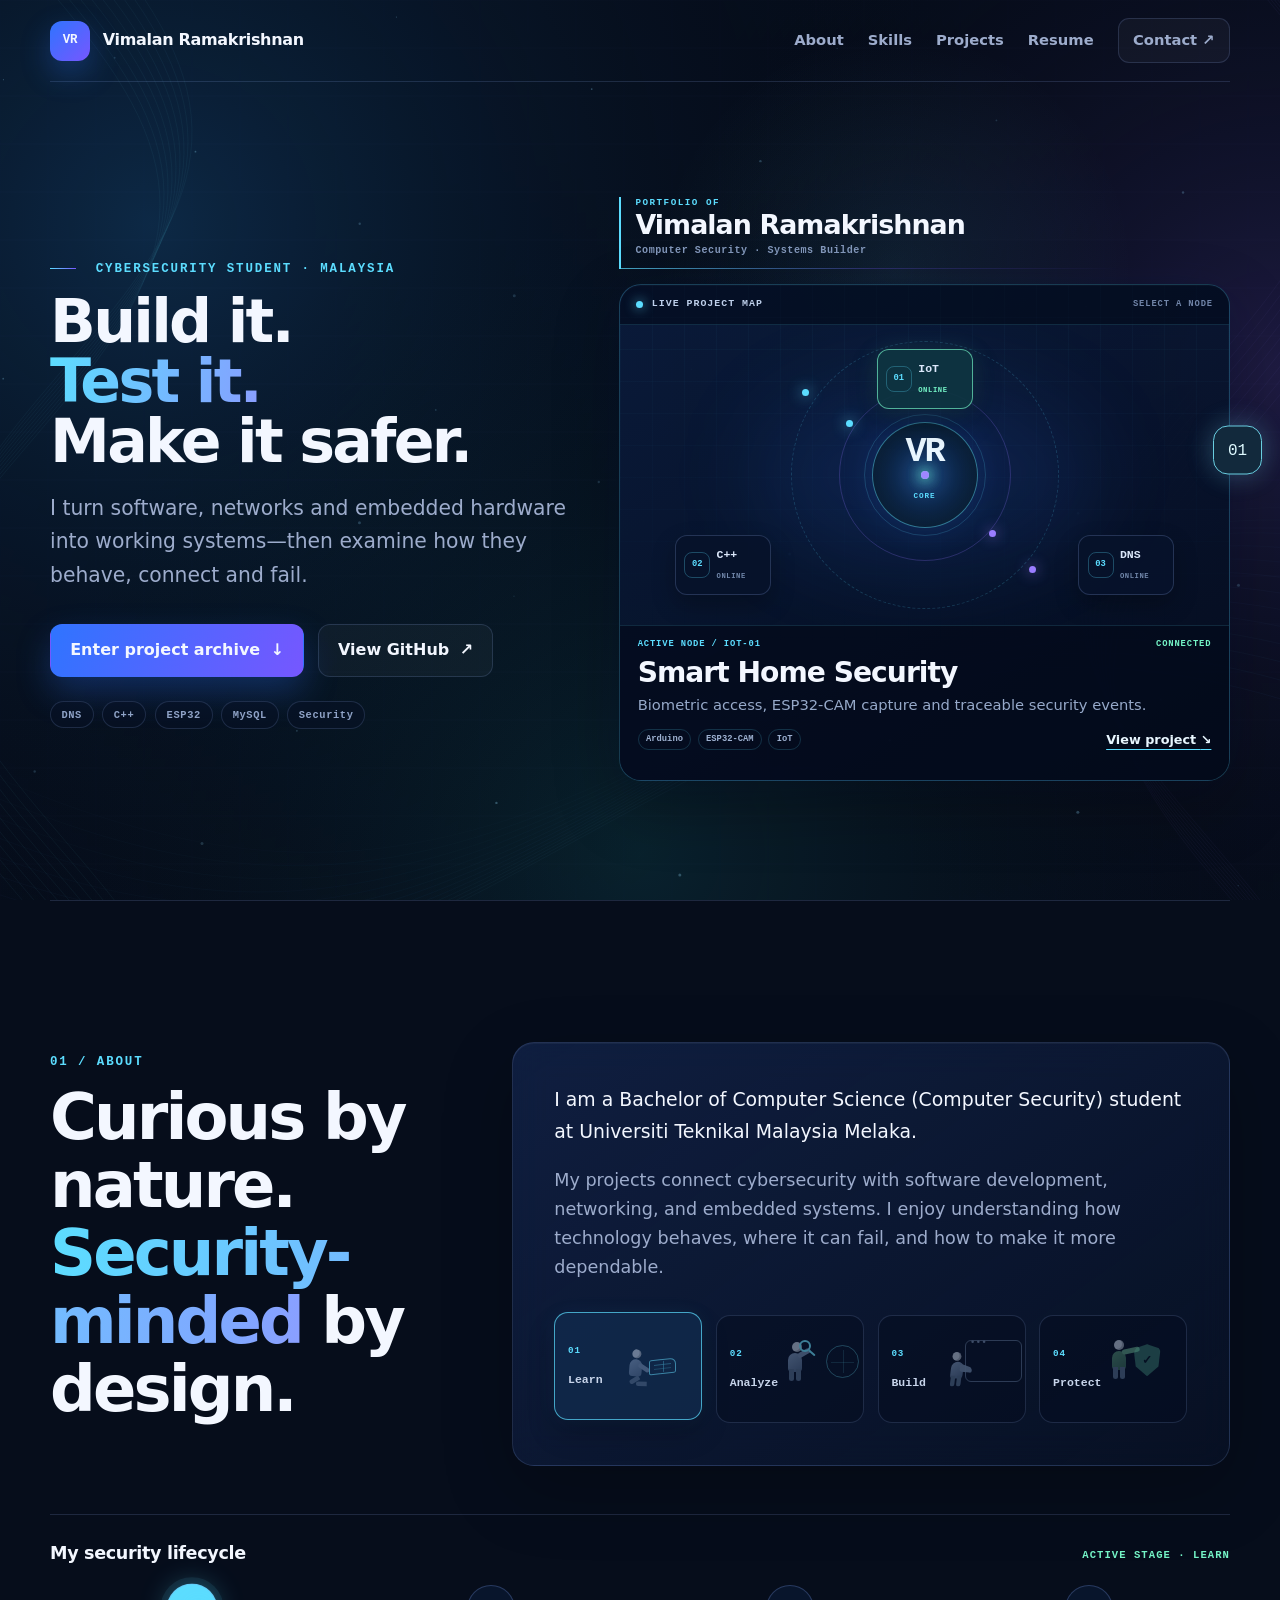
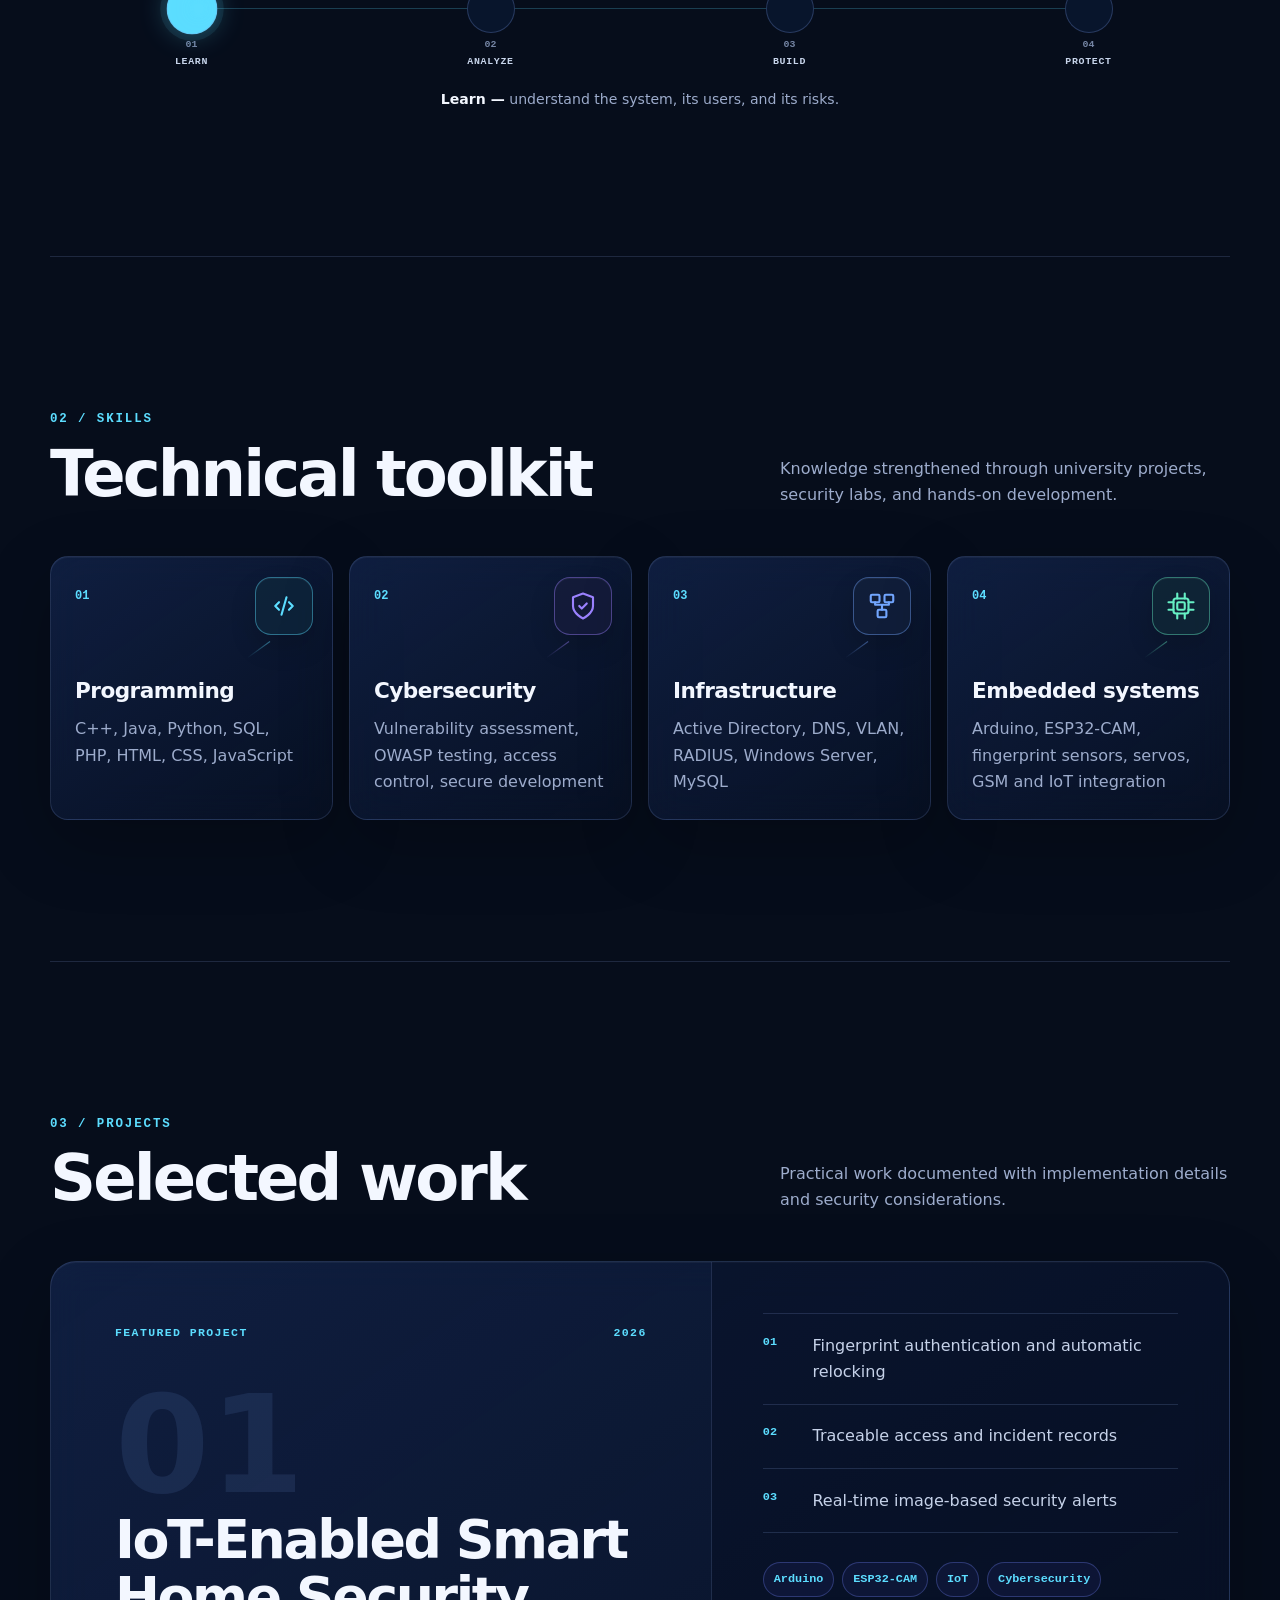
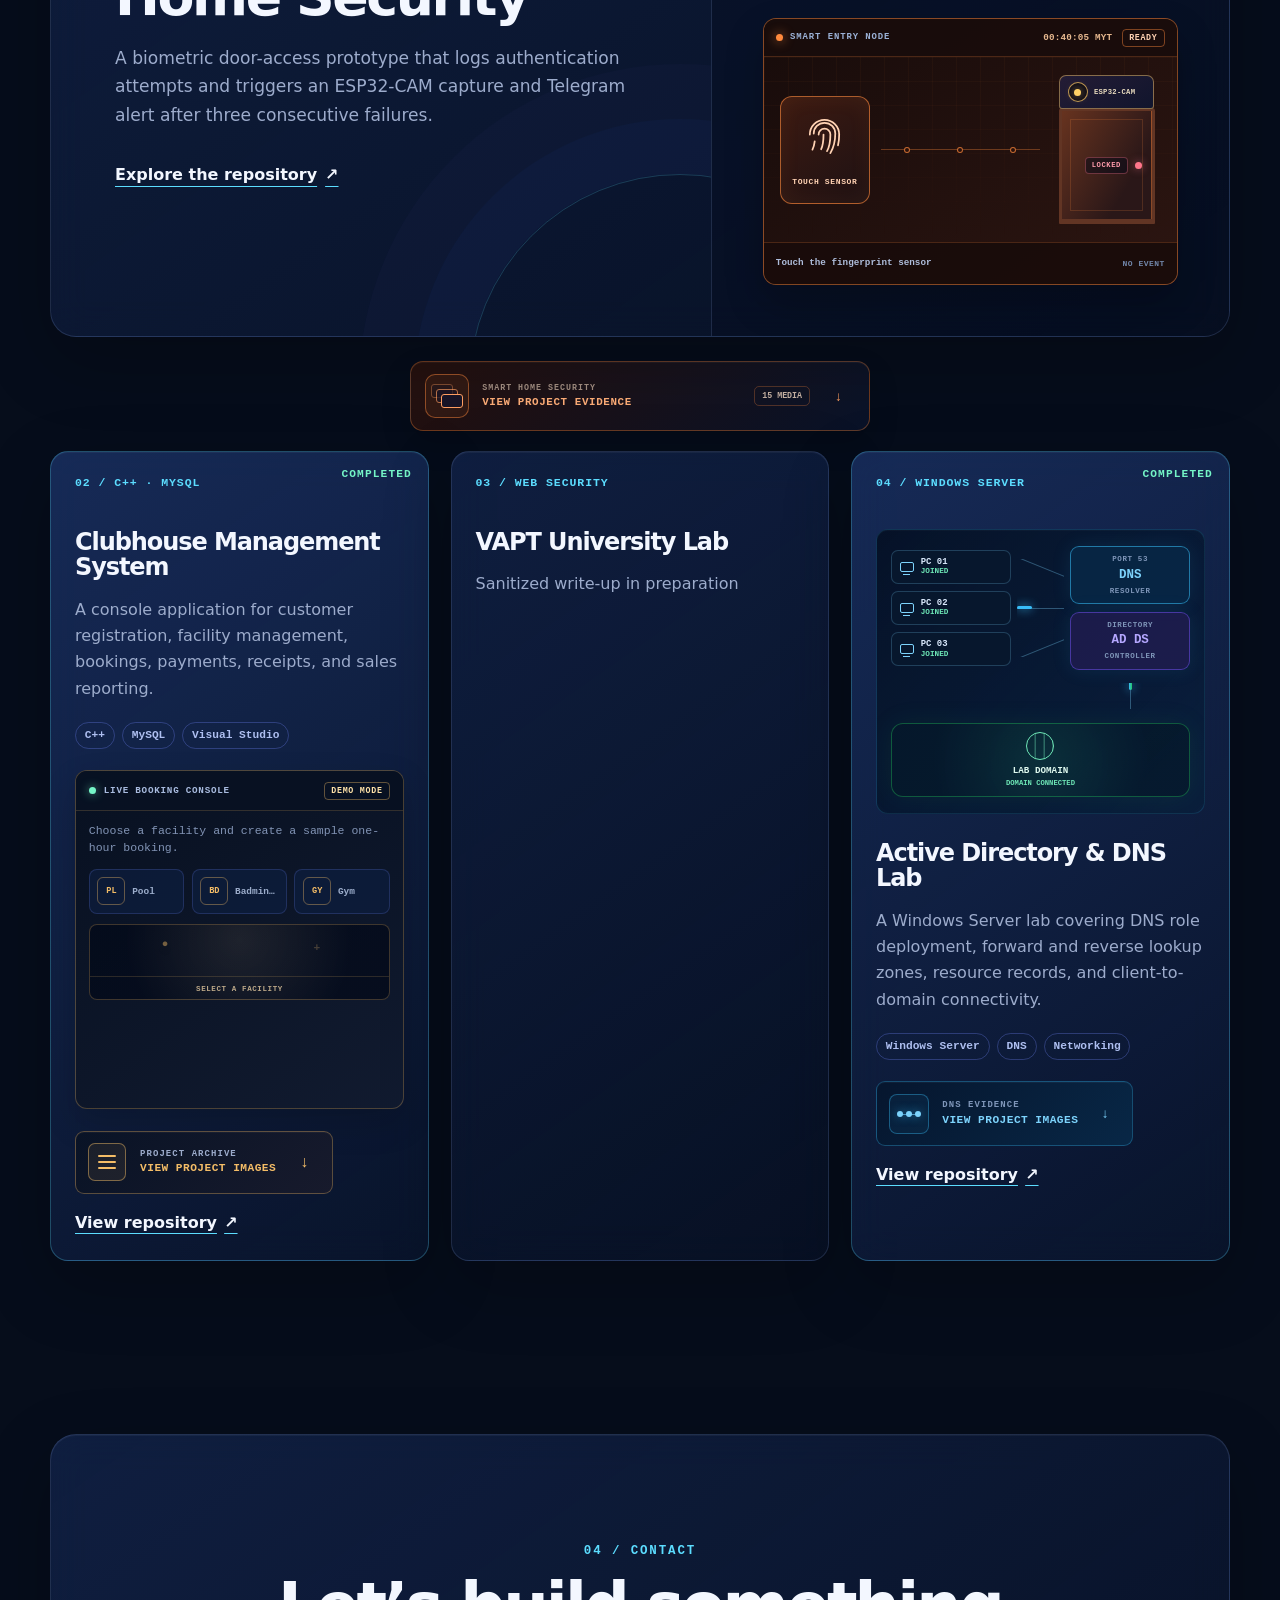
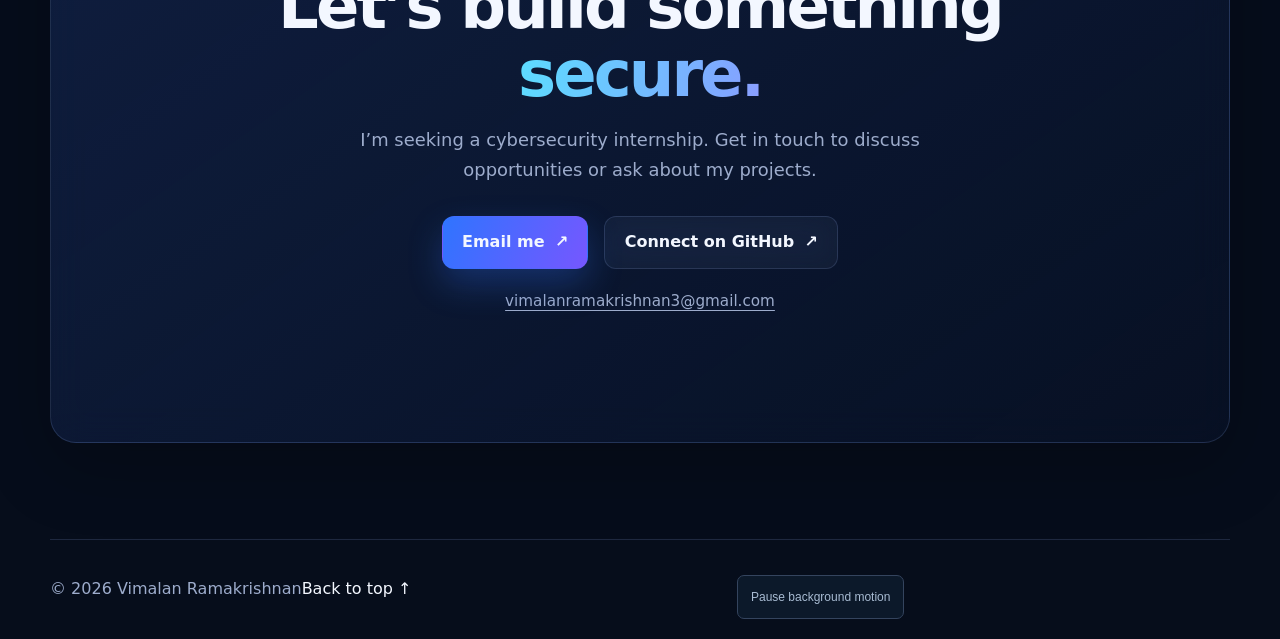
<file: index.html>
<!doctype html>
<html lang="en">
  <head>
    <meta charset="UTF-8" />
    <meta name="viewport" content="width=device-width, initial-scale=1" />
    <meta name="description" content="Cybersecurity portfolio of Vimalan Ramakrishnan, featuring secure software, networking and embedded-systems projects." />
    <meta name="theme-color" content="#050b19" />
    <title>Vimalan Ramakrishnan | Cybersecurity Portfolio</title>
    <script>if ('scrollRestoration' in history) history.scrollRestoration = 'manual';</script>
    <link rel="stylesheet" href="styles.css?v=36" />
    <link rel="stylesheet" href="gallery-polish.css?v=29" />
    <link rel="stylesheet" href="email-flight.css?v=31" />
  <link rel="stylesheet" href="animated-background.css?v=33" />
<script src="animated-background.js?v=33" defer></script>
    <link rel="stylesheet" href="live-clock.css?v=34" />
    <script src="live-clock.js?v=34" defer></script>
    <link rel="stylesheet" href="section-cloud.css?v=35" />
    <script src="section-cloud.js?v=35" defer></script>
  <link rel="stylesheet" href="project-entrance.css?v=38">
  <script src="project-entrance.js?v=38" defer></script>
  </head>
  <body>
    <a class="skip-link" href="#main">Skip to content</a>
    <div class="ambient ambient-one" aria-hidden="true"></div>
    <div class="ambient ambient-two" aria-hidden="true"></div>

    <header class="site-header">
      <a class="brand" href="#top" aria-label="Vimalan Ramakrishnan home">
        <span class="brand-mark" aria-hidden="true">VR</span>
        <span>Vimalan Ramakrishnan</span>
      </a>
      <button class="menu-button" type="button" aria-expanded="false" aria-controls="site-nav">Menu</button>
      <nav id="site-nav" aria-label="Primary navigation">
        <a href="#about">About</a>
        <a href="#skills">Skills</a>
        <a href="#projects">Projects</a>
        <a href="resume.html" style="font-family:inherit;font-style:normal">Resume</a>
        <a class="nav-cta" href="#contact">Contact <span aria-hidden="true">↗</span></a>
      </nav>
    </header>

    <main id="main">
      <section class="hero orbit-hero" id="top">
        <div class="hero-copy orbit-hero-copy">
          <p class="eyebrow"><span></span> Cybersecurity student · Malaysia</p>
          <h1>Build it.<br /><span>Test it.</span><br />Make it safer.</h1>
          <p class="hero-lede">I turn software, networks and embedded hardware into working systems—then examine how they behave, connect and fail.</p>
          <div class="hero-actions">
            <a class="button primary" id="explore-work" href="#projects">Enter project archive <span aria-hidden="true">↓</span></a>
            <a class="button secondary secure-link" href="https://github.com/VimalanRamakrishnan">View GitHub <span aria-hidden="true">↗</span></a>
          </div>
          <div class="hero-tech-rail" aria-label="Technology focus">
            <span>DNS</span><span>C++</span><span>ESP32</span><span>MySQL</span><span>Security</span>
          </div>
        </div>

        <div class="orbit-visual-column">
          <header class="orbit-owner-heading">
            <p>PORTFOLIO OF</p>
            <h2>Vimalan Ramakrishnan</h2>
            <span>Computer Security · Systems Builder</span>
          </header>

        <aside class="project-orbit-console" id="project-orbit-console" aria-label="Interactive project map">
          <div class="orbit-console-head">
            <p><i></i> LIVE PROJECT MAP</p>
            <span>SELECT A NODE</span>
          </div>
          <div class="project-orbit-stage">
            <div class="project-orbit-ring ring-outer" aria-hidden="true"></div>
            <div class="project-orbit-ring ring-inner" aria-hidden="true"></div>
            <button class="orbit-hub" id="core-control" type="button" aria-label="Portfolio core">
              <strong>VR</strong><small>CORE</small>
              <span class="core-particles" aria-hidden="true"><i></i><i></i><i></i><i></i><i></i><i></i><i></i><i></i><i></i><i></i><i></i><i></i></span>
            </button>
            <button class="project-node node-iot active" type="button" data-project="iot" data-code="IOT-01" data-title="Smart Home Security" data-copy="Biometric access, ESP32-CAM capture and traceable security events." data-tags="Arduino|ESP32-CAM|IoT" data-target="#smart-home-project" aria-pressed="true"><b>01</b><span>IoT</span><small>ONLINE</small></button>
            <button class="project-node node-club" type="button" data-project="clubhouse" data-code="APP-02" data-title="Clubhouse Management" data-copy="A complete C++ and MySQL workflow for facilities, bookings and payments." data-tags="C++|MySQL|Systems" data-target="#clubhouse-project" aria-pressed="false"><b>02</b><span>C++</span><small>ONLINE</small></button>
            <button class="project-node node-dns" type="button" data-project="dns" data-code="NET-03" data-title="Active Directory & DNS" data-copy="Windows Server name resolution, lookup zones and client-to-domain connectivity." data-tags="Windows Server|DNS|Networking" data-target="#dns-project" aria-pressed="false"><b>03</b><span>DNS</span><small>ONLINE</small></button>
            <i class="orbit-packet packet-one" aria-hidden="true"></i><i class="orbit-packet packet-two" aria-hidden="true"></i>
          </div>
          <div class="orbit-project-readout" id="orbit-project-readout" aria-live="polite">
            <p><span id="orbit-project-code">ACTIVE NODE / IOT-01</span><i>CONNECTED</i></p>
            <h2 id="orbit-project-title">Smart Home Security</h2>
            <p id="orbit-project-copy">Biometric access, ESP32-CAM capture and traceable security events.</p>
            <div class="orbit-project-footer">
              <div id="orbit-project-tags"><span>Arduino</span><span>ESP32-CAM</span><span>IoT</span></div>
              <a id="orbit-project-link" href="#smart-home-project">View project <span aria-hidden="true">↘</span></a>
            </div>
          </div>
        </aside>
        </div>

      </section>

      <section class="section about" id="about">
        <div class="section-title">
          <p class="section-index">01 / About</p>
          <h2>Curious by nature.<br /><span>Security-minded</span> by design.</h2>
        </div>
        <div class="about-copy glass-panel">
          <p>I am a Bachelor of Computer Science (Computer Security) student at Universiti Teknikal Malaysia Melaka.</p>
          <p>My projects connect cybersecurity with software development, networking, and embedded systems. I enjoy understanding how technology behaves, where it can fail, and how to make it more dependable.</p>
          <div class="principles" aria-label="Security lifecycle">
            <article class="principle-card is-active" data-principle="0" tabindex="0">
              <span class="principle-label"><b>01</b><strong>Learn</strong></span>
              <span class="principle-scene learn-scene" aria-hidden="true">
                <span class="mini-human learn-human"><i class="human-head"></i><i class="human-body"></i><i class="human-arm"></i></span>
                <span class="learning-book"><i></i></span><span class="idea-spark">✦</span>
              </span>
            </article>
            <article class="principle-card" data-principle="1" tabindex="0">
              <span class="principle-label"><b>02</b><strong>Analyze</strong></span>
              <span class="principle-scene analyze-scene" aria-hidden="true">
                <span class="mini-human analyze-human"><i class="human-head"></i><i class="human-body"></i><i class="human-arm"></i></span>
                <span class="magnifier"></span><span class="analysis-radar"><i></i><b></b></span>
              </span>
            </article>
            <article class="principle-card" data-principle="2" tabindex="0">
              <span class="principle-label"><b>03</b><strong>Build</strong></span>
              <span class="principle-scene build-scene" aria-hidden="true">
                <span class="mini-human build-human"><i class="human-head"></i><i class="human-body"></i><i class="human-arm"></i><i class="human-arm arm-two"></i></span>
                <span class="build-terminal"><i></i><b></b></span>
              </span>
            </article>
            <article class="principle-card" data-principle="3" tabindex="0">
              <span class="principle-label"><b>04</b><strong>Protect</strong></span>
              <span class="principle-scene protect-scene" aria-hidden="true">
                <span class="mini-human protect-human"><i class="human-head"></i><i class="human-body"></i><i class="human-arm"></i></span>
                <span class="protect-shield">✓</span><span class="threat-packets"><i></i><i></i><i></i></span>
              </span>
            </article>
          </div>
        </div>
        <div class="about-lifecycle" aria-label="My security lifecycle">
          <div class="lifecycle-heading"><h3>My security lifecycle</h3><span id="lifecycle-status" aria-live="polite">Active stage · Learn</span></div>
          <div class="lifecycle-track" aria-hidden="true">
            <i></i><b id="lifecycle-packet"></b>
            <span class="active">01<em>Learn</em></span><span>02<em>Analyze</em></span><span>03<em>Build</em></span><span>04<em>Protect</em></span>
          </div>
          <p id="lifecycle-detail"><strong>Learn —</strong> understand the system, its users, and its risks.</p>
        </div>
      </section>

      <section class="section" id="skills">
        <div class="section-heading">
          <div><p class="section-index">02 / Skills</p><h2>Technical toolkit</h2></div>
          <p>Knowledge strengthened through university projects, security labs, and hands-on development.</p>
        </div>
        <div class="skill-grid">
          <article class="glass-panel skill-card programming-card" tabindex="0" role="button" aria-pressed="false" aria-label="Toggle Programming animation">
            <span>01</span>
            <span class="skill-icon programming-icon" aria-hidden="true"><svg viewBox="0 0 24 24" fill="none" stroke="currentColor" stroke-width="1.7" stroke-linecap="round" stroke-linejoin="round"><path d="m8 9-3 3 3 3"/><path d="m16 9 3 3-3 3"/><path d="m14 5-4 14"/></svg></span>
            <div class="skill-motion code-motion" aria-hidden="true"><span><b>const</b> access = true;</span><span>unlock<span class="code-bracket">()</span>;</span><i></i></div>
            <h3>Programming</h3><p>C++, Java, Python, SQL, PHP, HTML, CSS, JavaScript</p>
          </article>
          <article class="glass-panel skill-card security-card" tabindex="0" role="button" aria-pressed="false" aria-label="Toggle Cybersecurity animation">
            <span>02</span>
            <span class="skill-icon security-icon" aria-hidden="true"><svg viewBox="0 0 24 24" fill="none" stroke="currentColor" stroke-width="1.7" stroke-linecap="round" stroke-linejoin="round"><path d="M12 22s8-3.8 8-10V5l-8-3-8 3v7c0 6.2 8 10 8 10Z"/><path d="m9 12 2 2 4-4"/></svg></span>
            <div class="skill-motion cyber-motion" aria-hidden="true"><i></i><i></i><i></i><span>THREAT SCAN</span><b>SECURE</b></div>
            <h3>Cybersecurity</h3><p>Vulnerability assessment, OWASP testing, access control, secure development</p>
          </article>
          <article class="glass-panel skill-card infrastructure-card" tabindex="0" role="button" aria-pressed="false" aria-label="Toggle Infrastructure animation">
            <span>03</span>
            <span class="skill-icon infrastructure-icon" aria-hidden="true"><svg viewBox="0 0 24 24" fill="none" stroke="currentColor" stroke-width="1.7" stroke-linecap="round" stroke-linejoin="round"><rect x="3" y="3" width="7" height="6" rx="1"/><rect x="14" y="3" width="7" height="6" rx="1"/><rect x="8.5" y="15" width="7" height="6" rx="1"/><path d="M6.5 9v2h11V9M12 11v4"/></svg></span>
            <div class="skill-motion network-motion" aria-hidden="true"><span>PC</span><i></i><span>DNS</span><i></i><span>AD</span><b></b></div>
            <h3>Infrastructure</h3><p>Active Directory, DNS, VLAN, RADIUS, Windows Server, MySQL</p>
          </article>
          <article class="glass-panel skill-card embedded-card" tabindex="0" role="button" aria-pressed="false" aria-label="Toggle Embedded Systems animation">
            <span>04</span>
            <span class="skill-icon embedded-icon" aria-hidden="true"><svg viewBox="0 0 24 24" fill="none" stroke="currentColor" stroke-width="1.7" stroke-linecap="round" stroke-linejoin="round"><rect x="6" y="6" width="12" height="12" rx="2"/><rect x="9" y="9" width="6" height="6" rx="1"/><path d="M9 2v4M15 2v4M9 18v4M15 18v4M2 9h4M2 15h4M18 9h4M18 15h4"/></svg></span>
            <div class="skill-motion circuit-motion" aria-hidden="true"><i></i><span>ESP32</span><b></b><b></b><b></b><em>LIVE</em></div>
            <h3>Embedded systems</h3><p>Arduino, ESP32-CAM, fingerprint sensors, servos, GSM and IoT integration</p>
          </article>
        </div>
      </section>

      <section class="section" id="projects">
        <div class="section-heading">
          <div><p class="section-index">03 / Projects</p><h2>Selected work</h2></div>
          <p>Practical work documented with implementation details and security considerations.</p>
        </div>

        <article class="featured-project glass-panel" id="smart-home-project">
          <div class="project-intro">
            <div class="project-topline"><span>Featured project</span><span>2026</span></div>
            <p class="project-number" aria-hidden="true">01</p>
            <h3>IoT-Enabled Smart Home Security</h3>
            <p>A biometric door-access prototype that logs authentication attempts and triggers an ESP32-CAM capture and Telegram alert after three consecutive failures.</p>
            <a class="text-link" href="https://github.com/VimalanRamakrishnan/biometric-door-access-system" target="_blank" rel="noreferrer">Explore the repository <span aria-hidden="true">↗</span></a>
          </div>
          <div class="project-specs">
            <div><span>01</span><p>Fingerprint authentication and automatic relocking</p></div>
            <div><span>02</span><p>Traceable access and incident records</p></div>
            <div><span>03</span><p>Real-time image-based security alerts</p></div>
            <div class="tag-row"><span>Arduino</span><span>ESP32-CAM</span><span>IoT</span><span>Cybersecurity</span></div>
            <div class="smart-access-demo" id="smart-access-demo">
              <div class="smart-access-head">
                <span><i aria-hidden="true"></i> SMART ENTRY NODE</span>
                <time class="smart-access-clock" id="smart-access-clock" aria-label="Current Malaysia time">--:--:-- MYT</time>
                <b id="smart-access-state">READY</b>
              </div>
              <div class="smart-access-scene">
                <button class="fingerprint-trigger" id="fingerprint-trigger" type="button" aria-label="Scan fingerprint to unlock the smart door">
                  <svg viewBox="0 0 48 48" aria-hidden="true">
                    <path d="M13 21c0-6 4.9-11 11-11s11 5 11 11c0 9-2 15-5 20M18 22c0-3.4 2.7-6 6-6s6 2.6 6 6c0 8-1.3 13.2-3.4 17M23 22c0 7-.7 11.4-2.4 15M9 22c0-8.3 6.7-15 15-15s15 6.7 15 15c0 4-.3 7.5-1.2 11M14 29c-.4 3.4-1.2 6.2-2.3 8.4" />
                  </svg>
                  <span>TOUCH SENSOR</span>
                  <i class="fingerprint-scan-line" aria-hidden="true"></i>
                </button>
                <div class="access-signal" aria-hidden="true"><i></i><i></i><i></i></div>
                <div class="door-system" aria-hidden="true">
                  <div class="camera-module">
                    <span class="camera-lens"><i></i></span>
                    <b>ESP32-CAM</b>
                  </div>
                  <div class="door-frame">
                    <div class="door-panel"><i></i><span>LOCKED</span></div>
                    <div class="door-interior"><span>ENTRY<br>OPEN</span></div>
                  </div>
                </div>
                <i class="camera-flash" aria-hidden="true"></i>
              </div>
              <div class="smart-access-feed" aria-live="polite">
                <span id="smart-access-message">Touch the fingerprint sensor</span>
                <b id="smart-access-event">NO EVENT</b>
              </div>
            </div>
          </div>
        </article>

        <div class="evidence-disclosure" id="evidence-disclosure">
          <button class="evidence-gallery-toggle" id="evidence-gallery-toggle" type="button" aria-expanded="false" aria-controls="evidence-gallery-panel">
            <span class="evidence-toggle-icon" aria-hidden="true"><i></i><i></i><i></i></span>
            <span class="evidence-toggle-copy"><small>SMART HOME SECURITY</small><b>VIEW PROJECT EVIDENCE</b></span>
            <span class="evidence-toggle-count">15 MEDIA</span>
            <span class="evidence-toggle-arrow" aria-hidden="true">↓</span>
          </button>
          <div class="evidence-gallery-panel" id="evidence-gallery-panel" aria-hidden="true" inert>
            <div class="evidence-gallery-inner">
        <div class="project-gallery-block evidence-archive">
          <div class="gallery-heading">
            <div><p class="section-index">Cyber evidence archive</p><h3>From prototype to proof</h3></div>
            <span>Real devices · Real results</span>
          </div>
          <div class="archive-tabs" aria-label="Filter project visuals">
            <button class="archive-filter active" type="button" data-filter="all" aria-pressed="true">All</button>
            <button class="archive-filter" type="button" data-filter="hardware" aria-pressed="false">Hardware</button>
            <button class="archive-filter" type="button" data-filter="testing" aria-pressed="false">Testing</button>
            <button class="archive-filter" type="button" data-filter="dashboard" aria-pressed="false">Dashboard</button>
            <button class="archive-filter" type="button" data-filter="video" aria-pressed="false">Videos</button>
          </div>
          <div class="archive-shell">
            <div class="archive-viewer" tabindex="0" aria-label="Project evidence viewer. Use left and right arrow keys to navigate.">
              <div class="archive-frame" id="archive-frame">
                <img class="archive-backdrop" id="archive-backdrop" src="assets/fyp-gallery/01-fingerprint-lcd.webp" alt="" aria-hidden="true">
                <img class="archive-media-main" id="archive-image" src="assets/fyp-gallery/01-fingerprint-lcd.webp" alt="Fingerprint sensor beside an LCD module">
                <video class="archive-media-main" id="archive-video" controls playsinline preload="metadata" hidden></video>
                <i class="archive-scan-line" aria-hidden="true"></i>
                <span class="archive-counter" id="archive-counter" aria-live="polite">MEDIA 01 / 15</span>
              </div>
              <div class="archive-caption">
                <button id="archive-prev" type="button" aria-label="Previous project image">‹</button>
                <div><h4 id="archive-title">Fingerprint sensor and LCD</h4><p id="archive-category">Hardware · Prototype component</p></div>
                <button id="archive-next" type="button" aria-label="Next project image">›</button>
              </div>
            </div>
            <div class="archive-thumbnails" id="archive-thumbnails" aria-label="Project image thumbnails">
              <button class="archive-thumb active" type="button" data-category="hardware" data-src="assets/fyp-gallery/01-fingerprint-lcd.webp" data-title="Fingerprint sensor and LCD" data-meta="Hardware · Prototype component" data-alt="Fingerprint sensor beside an LCD module" aria-current="true"><img src="assets/fyp-gallery/01-fingerprint-lcd.webp" alt="" loading="lazy"><span>01</span></button>
              <button class="archive-thumb" type="button" data-category="hardware" data-src="assets/fyp-gallery/02-esp32-cam-module.webp" data-title="ESP32-CAM module" data-meta="Hardware · Core module" data-alt="ESP32-CAM controller module connected for testing"><img src="assets/fyp-gallery/02-esp32-cam-module.webp" alt="" loading="lazy"><span>02</span></button>
              <button class="archive-thumb" type="button" data-category="hardware" data-src="assets/fyp-gallery/03-controller-wiring.webp" data-title="Controller wiring" data-meta="Hardware · Controller assembly" data-alt="Prototype controller wiring on a breadboard"><img src="assets/fyp-gallery/03-controller-wiring.webp" alt="" loading="lazy"><span>03</span></button>
              <button class="archive-thumb" type="button" data-category="hardware" data-src="assets/fyp-gallery/04-complete-prototype.webp" data-title="Complete prototype" data-meta="Hardware · Complete system" data-alt="Complete biometric door access prototype with display and servo"><img src="assets/fyp-gallery/04-complete-prototype.webp" alt="" loading="lazy"><span>04</span></button>
              <button class="archive-thumb" type="button" data-category="testing" data-src="assets/fyp-gallery/09-successful-access-test.webp" data-title="Access granted" data-meta="Testing · Successful fingerprint authentication" data-alt="Fingerprint authentication granting access on the finished prototype"><img src="assets/fyp-gallery/09-successful-access-test.webp" alt="" loading="lazy"><span>05</span></button>
              <button class="archive-thumb" type="button" data-category="dashboard" data-src="assets/fyp-gallery/11-web-dashboard.webp" data-title="Web dashboard" data-meta="Dashboard · Monitoring interface" data-alt="Web dashboard showing security status and incident records"><img src="assets/fyp-gallery/11-web-dashboard.webp" alt="" loading="lazy"><span>06</span></button>
              <button class="archive-thumb" type="button" data-category="dashboard" data-src="assets/fyp-gallery/12-dashboard-camera-view.webp" data-title="Dashboard camera view" data-meta="Dashboard · Camera evidence" data-alt="Camera view panel inside the web dashboard"><img src="assets/fyp-gallery/12-dashboard-camera-view.webp" alt="" loading="lazy"><span>07</span></button>
              <button class="archive-thumb" type="button" data-category="testing" data-src="assets/fyp-gallery/15-access-denied-test.webp" data-title="Access denied test" data-meta="Testing · Failure state" data-alt="Prototype showing an access denied test state"><img src="assets/fyp-gallery/15-access-denied-test.webp" alt="" loading="lazy"><span>08</span></button>
              <button class="archive-thumb" type="button" data-category="hardware" data-src="assets/fyp-gallery/17-prototype-interior.webp" data-title="Prototype interior" data-meta="Hardware · Complete internal assembly" data-alt="Internal wiring and components inside the prototype enclosure"><img src="assets/fyp-gallery/17-prototype-interior.webp" alt="" loading="lazy"><span>09</span></button>
              <button class="archive-thumb" type="button" data-category="hardware" data-src="assets/fyp-gallery/18-controller-and-relay.webp" data-title="LCD and sensor assembly" data-meta="Hardware · Internal component detail" data-alt="LCD, fingerprint sensor and supporting components mounted inside the enclosure"><img src="assets/fyp-gallery/18-controller-and-relay.webp" alt="" loading="lazy"><span>10</span></button>
              <button class="archive-thumb" type="button" data-category="hardware" data-src="assets/fyp-gallery/19-esp32-cam-enclosure.webp" data-title="Controller assembly" data-meta="Hardware · Camera and display wiring" data-alt="ESP32-CAM, LCD controller and fingerprint assembly inside the enclosure"><img src="assets/fyp-gallery/19-esp32-cam-enclosure.webp" alt="" loading="lazy"><span>11</span></button>
              <button class="archive-thumb" type="button" data-category="hardware" data-src="assets/fyp-gallery/20-prototype-exterior.webp" data-title="Finished enclosure" data-meta="Hardware · Exterior interface" data-alt="Finished biometric door access enclosure with camera, display and fingerprint sensor"><img src="assets/fyp-gallery/20-prototype-exterior.webp" alt="" loading="lazy"><span>12</span></button>
              <button class="archive-thumb" type="button" data-category="hardware" data-src="assets/fyp-gallery/21-camera-controller.webp" data-title="ESP32-CAM controller" data-meta="Hardware · Camera control board" data-alt="ESP32 camera controller powered for testing"><img src="assets/fyp-gallery/21-camera-controller.webp" alt="" loading="lazy"><span>13</span></button>
              <button class="archive-thumb video-thumb" type="button" data-type="video" data-category="testing video" data-src="assets/fyp-gallery/22-bench-test.mp4" data-poster="assets/fyp-gallery/22-bench-test-poster.webp" data-title="Development bench test" data-meta="Video · Early hardware integration" data-alt="Video of the biometric system during breadboard testing"><img src="assets/fyp-gallery/22-bench-test-poster.webp" alt="" loading="lazy"><span>▶ 14</span></button>
              <button class="archive-thumb video-thumb" type="button" data-type="video" data-category="testing video" data-src="assets/fyp-gallery/23-system-ready.mp4" data-poster="assets/fyp-gallery/23-system-ready-poster.webp" data-title="System ready state" data-meta="Video · Finished prototype operation" data-alt="Video of the completed biometric system waiting for a fingerprint"><img src="assets/fyp-gallery/23-system-ready-poster.webp" alt="" loading="lazy"><span>▶ 15</span></button>
            </div>
          </div>
        </div>
            </div>
          </div>
        </div>

        <div class="upcoming-grid">
          <article class="glass-panel completed-project clubhouse-project-card" id="clubhouse-project">
            <p>02 / C++ · MySQL</p>
            <h3>Clubhouse Management System</h3>
            <span>A console application for customer registration, facility management, bookings, payments, receipts, and sales reporting.</span>
            <div class="compact-tags" aria-label="Project technologies"><span>C++</span><span>MySQL</span><span>Visual Studio</span></div>
            <div class="clubhouse-booking-demo" aria-label="Interactive Clubhouse booking demonstration">
              <div class="booking-demo-head">
                <span><i></i> LIVE BOOKING CONSOLE</span>
                <b>DEMO MODE</b>
              </div>
              <p class="booking-demo-instruction">Choose a facility and create a sample one-hour booking.</p>
              <div class="facility-picker" id="facility-picker" aria-label="Choose a facility">
                <button type="button" data-name="Swimming Pool" data-code="POOL" data-rate="22.00" data-capacity="40" aria-pressed="false"><i>PL</i><span>Pool</span></button>
                <button type="button" data-name="Badminton" data-code="BDM" data-rate="20.00" data-capacity="50" aria-pressed="false"><i>BD</i><span>Badminton</span></button>
                <button type="button" data-name="Gym" data-code="GYM" data-rate="7.00" data-capacity="40" aria-pressed="false"><i>GY</i><span>Gym</span></button>
              </div>
              <div class="facility-animation-stage" id="facility-animation-stage" aria-live="polite">
                <span class="facility-figure" id="facility-figure" aria-hidden="true">●</span>
                <span class="facility-prop" id="facility-prop" aria-hidden="true">+</span>
                <b id="facility-animation-label">SELECT A FACILITY</b>
              </div>
              <div class="booking-open-panel" id="booking-open-panel" aria-hidden="true">
                <div class="booking-open-panel-inner">
                  <div class="booking-demo-readout">
                    <div><small>SELECTED</small><strong id="demo-facility">—</strong></div>
                    <div><small>RATE / HOUR</small><strong id="demo-rate">—</strong></div>
                    <div><small>CAPACITY</small><strong id="demo-capacity">—</strong></div>
                  </div>
                  <button class="demo-book-button" id="demo-book-button" type="button" disabled><span>CREATE DEMO BOOKING</span><i aria-hidden="true">→</i></button>
                </div>
              </div>
              <div class="booking-demo-receipt" id="booking-demo-receipt" role="status" aria-live="polite" aria-hidden="true">
                <div><span class="receipt-check" aria-hidden="true">✓</span><p><small>BOOKING CONFIRMED</small><strong id="demo-receipt-id">CMS-0001</strong></p></div>
                <dl><div><dt>Facility</dt><dd id="receipt-facility">Swimming Pool</dd></div><div><dt>Time</dt><dd>10:00 — 11:00</dd></div><div><dt>Total</dt><dd id="receipt-total">RM22.00</dd></div></dl>
                <button id="demo-book-again" type="button">Book another facility</button>
              </div>
            </div>
            <div class="clubhouse-project-actions">
              <button class="clubhouse-gallery-toggle" id="clubhouse-gallery-toggle" type="button" aria-expanded="false" aria-controls="clubhouse-gallery-panel">
                <span class="clubhouse-toggle-symbol" aria-hidden="true"><i></i><i></i><i></i></span>
                <span class="clubhouse-toggle-copy"><small>PROJECT ARCHIVE</small><b>VIEW PROJECT IMAGES</b></span>
                <span class="clubhouse-toggle-arrow" aria-hidden="true">↓</span>
              </button>
              <a class="compact-project-link clubhouse-link" href="https://github.com/VimalanRamakrishnan/clubhouse-management-system">View repository <span aria-hidden="true">↗</span></a>
            </div>

            <div class="clubhouse-gallery-panel" id="clubhouse-gallery-panel" aria-hidden="true">
              <div class="clubhouse-gallery-inner">
                <div class="clubhouse-gallery-heading">
                  <div>
                    <span class="clubhouse-gallery-kicker">PROJECT FILMSTRIP / 12 SCREENS</span>
                    <h4>Clubhouse system in action</h4>
                  </div>
                  <span class="clubhouse-gallery-hint">DRAG · CLICK · USE ARROWS</span>
                </div>

                <div class="clubhouse-filmstrip" tabindex="0" aria-label="Clubhouse project filmstrip. Use left and right arrow keys to navigate.">
                  <div class="clubhouse-filmstrip-topbar" aria-hidden="true">
                    <span><i></i><i></i><i></i></span>
                    <b>CLUBHOUSE / CONSOLE CAPTURES</b>
                    <em id="clubhouse-gallery-count">01 — 12</em>
                  </div>
                  <button class="filmstrip-arrow filmstrip-prev" id="clubhouse-gallery-prev" type="button" aria-label="Previous Clubhouse screenshot">←</button>
                  <div class="clubhouse-filmstrip-viewport" id="clubhouse-filmstrip-viewport">
                    <div class="clubhouse-filmstrip-track" id="clubhouse-filmstrip-track">
                      <figure class="clubhouse-filmstrip-slide active" data-title="Welcome and role selection"><img src="assets/clubhouse-gallery/01-welcome-screen.png" alt="Clubhouse Management System welcome screen"><figcaption>01</figcaption></figure>
                      <figure class="clubhouse-filmstrip-slide" data-title="Administrator authentication"><img src="assets/clubhouse-gallery/02-admin-loading.png" alt="Administrator login loading screen" loading="lazy"><figcaption>02</figcaption></figure>
                      <figure class="clubhouse-filmstrip-slide" data-title="Facility management"><img src="assets/clubhouse-gallery/03-manage-facilities.png" alt="Facility list and management menu" loading="lazy"><figcaption>03</figcaption></figure>
                      <figure class="clubhouse-filmstrip-slide" data-title="Booking administration"><img src="assets/clubhouse-gallery/04-manage-bookings.png" alt="Booking history and management menu" loading="lazy"><figcaption>04</figcaption></figure>
                      <figure class="clubhouse-filmstrip-slide" data-title="Customer administration"><img src="assets/clubhouse-gallery/05-manage-customers.png" alt="Customer records and management menu using demo data" loading="lazy"><figcaption>05</figcaption></figure>
                      <figure class="clubhouse-filmstrip-slide" data-title="Sales reporting"><img src="assets/clubhouse-gallery/06-sales-report.png" alt="Clubhouse facility sales report" loading="lazy"><figcaption>06</figcaption></figure>
                      <figure class="clubhouse-filmstrip-slide" data-title="Input validation"><img src="assets/clubhouse-gallery/07-invalid-choice.png" alt="Invalid menu choice validation message" loading="lazy"><figcaption>07</figcaption></figure>
                      <figure class="clubhouse-filmstrip-slide" data-title="Customer registration"><img src="assets/clubhouse-gallery/08-customer-registration.png" alt="Customer registration and password validation using demo data" loading="lazy"><figcaption>08</figcaption></figure>
                      <figure class="clubhouse-filmstrip-slide" data-title="Facility selection"><img src="assets/clubhouse-gallery/09-facility-selection.png" alt="Daily facility availability and selection screen" loading="lazy"><figcaption>09</figcaption></figure>
                      <figure class="clubhouse-filmstrip-slide" data-title="Customer booking history"><img src="assets/clubhouse-gallery/10-booking-history.png" alt="Customer booking history and cancellation menu" loading="lazy"><figcaption>10</figcaption></figure>
                      <figure class="clubhouse-filmstrip-slide" data-title="Availability and booking summary"><img src="assets/clubhouse-gallery/11-booking-summary.png" alt="Availability calculation and completed booking summary" loading="lazy"><figcaption>11</figcaption></figure>
                      <figure class="clubhouse-filmstrip-slide" data-title="Generated booking receipt"><img src="assets/clubhouse-gallery/12-booking-receipt.png" alt="Generated Clubhouse booking receipt using demo data" loading="lazy"><figcaption>12</figcaption></figure>
                    </div>
                  </div>
                  <button class="filmstrip-arrow filmstrip-next" id="clubhouse-gallery-next" type="button" aria-label="Next Clubhouse screenshot">→</button>
                  <div class="clubhouse-filmstrip-caption">
                    <span>NOW SHOWING</span>
                    <h5 id="clubhouse-gallery-caption">Welcome and role selection</h5>
                  </div>
                  <div class="clubhouse-filmstrip-timeline" id="clubhouse-filmstrip-timeline" aria-label="Choose a Clubhouse screenshot">
                    <span class="clubhouse-filmstrip-progress" id="clubhouse-filmstrip-progress" aria-hidden="true"></span>
                    <button class="active" type="button" data-index="0" aria-label="View screen 1: Welcome and role selection" aria-current="true"><i></i><span>01</span></button>
                    <button type="button" data-index="1" aria-label="View screen 2: Administrator authentication"><i></i><span>02</span></button>
                    <button type="button" data-index="2" aria-label="View screen 3: Facility management"><i></i><span>03</span></button>
                    <button type="button" data-index="3" aria-label="View screen 4: Booking administration"><i></i><span>04</span></button>
                    <button type="button" data-index="4" aria-label="View screen 5: Customer administration"><i></i><span>05</span></button>
                    <button type="button" data-index="5" aria-label="View screen 6: Sales reporting"><i></i><span>06</span></button>
                    <button type="button" data-index="6" aria-label="View screen 7: Input validation"><i></i><span>07</span></button>
                    <button type="button" data-index="7" aria-label="View screen 8: Customer registration"><i></i><span>08</span></button>
                    <button type="button" data-index="8" aria-label="View screen 9: Facility selection"><i></i><span>09</span></button>
                    <button type="button" data-index="9" aria-label="View screen 10: Customer booking history"><i></i><span>10</span></button>
                    <button type="button" data-index="10" aria-label="View screen 11: Availability and booking summary"><i></i><span>11</span></button>
                    <button type="button" data-index="11" aria-label="View screen 12: Generated booking receipt"><i></i><span>12</span></button>
                  </div>
                </div>
              </div>
            </div>
          </article>
          <article class="glass-panel"><p>03 / Web security</p><h3>VAPT University Lab</h3><span>Sanitized write-up in preparation</span></article>
          <article class="glass-panel completed-project dns-project-card" id="dns-project">
            <p>04 / Windows Server</p>
            <div class="dns-domain-map" aria-label="Three client computers connect through DNS to the lab domain">
              <div class="dns-client-stack">
                <span><i></i><b>PC 01</b><small>JOINED</small></span>
                <span><i></i><b>PC 02</b><small>JOINED</small></span>
                <span><i></i><b>PC 03</b><small>JOINED</small></span>
              </div>
              <div class="dns-link-lines" aria-hidden="true"><i></i><i></i><i></i><b></b></div>
              <div class="dns-server-stack">
                <span class="dns-service-node"><small>PORT 53</small><b>DNS</b><em>RESOLVER</em></span>
                <span class="ad-service-node"><small>DIRECTORY</small><b>AD DS</b><em>CONTROLLER</em></span>
              </div>
              <div class="dns-domain-line" aria-hidden="true"><i><b></b></i></div>
              <div class="dns-domain-node"><i></i><b>LAB DOMAIN</b><small>DOMAIN CONNECTED</small></div>
            </div>
            <h3>Active Directory &amp; DNS Lab</h3>
            <span>A Windows Server lab covering DNS role deployment, forward and reverse lookup zones, resource records, and client-to-domain connectivity.</span>
            <div class="compact-tags" aria-label="Project technologies"><span>Windows Server</span><span>DNS</span><span>Networking</span></div>
            <div class="dns-project-actions">
              <button class="dns-gallery-toggle" id="dns-gallery-toggle" type="button" aria-expanded="false" aria-controls="dns-gallery-panel">
                <span class="dns-toggle-icon" aria-hidden="true"><i></i><i></i><i></i></span>
                <span><small>DNS EVIDENCE</small><b>VIEW PROJECT IMAGES</b></span>
                <em aria-hidden="true">↓</em>
              </button>
              <a class="compact-project-link dns-link" href="https://github.com/VimalanRamakrishnan/active-directory-dns-lab">View repository <span aria-hidden="true">↗</span></a>
            </div>
            <div class="dns-gallery-panel" id="dns-gallery-panel" aria-hidden="true">
              <div class="dns-gallery-inner">
                <div class="dns-gallery-heading">
                  <div><span>DNS RESOLUTION ARCHIVE / 07 STEPS</span><h4>From server role to resolved record</h4></div>
                  <p>REFERENCE INTERFACE · SANITIZED</p>
                </div>
                <div class="dns-resolver-console" tabindex="0" aria-label="DNS project image viewer. Use left and right arrow keys to navigate.">
                  <div class="dns-resolver-head"><span><i></i> DNS MANAGER TRACE</span><b id="dns-gallery-count">STEP 01 / 07</b></div>
                  <div class="dns-query-path" aria-hidden="true"><span>CLIENT</span><i></i><span>RESOLVER</span><i></i><span>ZONE</span><i></i><span>ANSWER</span><b id="dns-query-progress"></b></div>
                  <div class="dns-gallery-stage">
                    <button id="dns-gallery-prev" type="button" aria-label="Previous DNS screenshot">‹</button>
                    <div class="dns-gallery-image-wrap"><img id="dns-gallery-image" src="assets/dns-gallery/01-dns-role-selection.png" alt="DNS Server role selected in Server Manager"><i class="dns-scan" aria-hidden="true"></i></div>
                    <button id="dns-gallery-next" type="button" aria-label="Next DNS screenshot">›</button>
                  </div>
                  <div class="dns-gallery-footer">
                    <div><small>NOW RESOLVING</small><h5 id="dns-gallery-caption">Select the DNS Server role</h5></div>
                    <div class="dns-step-buttons" id="dns-step-buttons" aria-label="Choose a DNS setup step">
                      <button class="active" type="button" data-index="0" aria-current="true" aria-label="View DNS step 1">01</button><button type="button" data-index="1" aria-label="View DNS step 2">02</button><button type="button" data-index="2" aria-label="View DNS step 3">03</button><button type="button" data-index="3" aria-label="View DNS step 4">04</button><button type="button" data-index="4" aria-label="View DNS step 5">05</button><button type="button" data-index="5" aria-label="View DNS step 6">06</button><button type="button" data-index="6" aria-label="View DNS step 7">07</button>
                    </div>
                  </div>
                </div>
                <p class="dns-reference-note">These sanitized Windows Server screens are temporary interface references from a senior's logbook, not proof of my own execution. They will be replaced with original lab evidence when available.</p>
              </div>
            </div>
          </article>
        </div>
      </section>

      <section class="contact section glass-panel" id="contact">
        <p class="section-index">04 / Contact</p>
        <h2>Let’s build something <span>secure.</span></h2>
        <p>I’m seeking a cybersecurity internship. Get in touch to discuss opportunities or ask about my projects.</p>
        <div style="display:flex;flex-wrap:wrap;gap:1rem;justify-content:center">
          <a class="button primary" id="email-gmail" href="https://mail.google.com/mail/?view=cm&amp;fs=1&amp;to=vimalanramakrishnan3%40gmail.com">Email me <span aria-hidden="true">↗</span></a>
          <a class="button secondary secure-link" href="https://github.com/VimalanRamakrishnan">Connect on GitHub <span aria-hidden="true">↗</span></a>
        </div>
        <p style="font-size:.95rem;overflow-wrap:anywhere;margin-top:1.25rem"><a href="mailto:vimalanramakrishnan3@gmail.com" style="color:inherit;text-underline-offset:.25em">vimalanramakrishnan3@gmail.com</a></p>
      </section>
    </main>

    <footer>
      <p>© <span id="year"></span> Vimalan Ramakrishnan</p>
      <a href="#top">Back to top <span aria-hidden="true">↑</span></a>
    </footer>

    <div class="secure-overlay" id="secure-overlay" aria-hidden="true">
      <div class="secure-console" role="status" aria-live="polite">
        <div class="console-head">
          <span>SECURE OUTBOUND LINK</span>
          <span class="console-code">GH://443</span>
        </div>
        <div class="connection-visual" aria-hidden="true">
          <span class="node local-node">VR</span>
          <i class="connection-line"><b></b></i>
          <span class="node github-node">GH</span>
        </div>
        <ol class="handshake-steps">
          <li data-step="1"><i></i><span>Encrypting connection</span><b>WAIT</b></li>
          <li data-step="2"><i></i><span>Verifying destination</span><b>WAIT</b></li>
          <li data-step="3"><i></i><span>Opening GitHub profile</span><b>WAIT</b></li>
        </ol>
        <p class="secure-status" id="secure-status">Starting secure handshake…</p>
      </div>
    </div>

    <div class="secure-overlay clubhouse-overlay" id="clubhouse-overlay" aria-hidden="true">
      <div class="secure-console clubhouse-console" role="status" aria-live="polite">
        <div class="console-head">
          <span>CLUBHOUSE PROJECT GATE</span>
          <span class="console-code">CMS://3306</span>
        </div>
        <div class="connection-visual" aria-hidden="true">
          <span class="node local-node">C++</span>
          <i class="connection-line"><b></b></i>
          <span class="node clubhouse-db-node">SQL</span>
        </div>
        <ol class="handshake-steps clubhouse-steps">
          <li><i></i><span>Validating member access</span><b>WAIT</b></li>
          <li><i></i><span>Loading facility records</span><b>WAIT</b></li>
          <li><i></i><span>Preparing project repository</span><b>WAIT</b></li>
        </ol>
        <p class="secure-status" id="clubhouse-status">Requesting project access…</p>
      </div>
    </div>

    <div class="secure-overlay dns-overlay" id="dns-overlay" aria-hidden="true">
      <div class="secure-console dns-console" role="status" aria-live="polite">
        <div class="console-head"><span>DNS RESOLUTION GATE</span><span class="console-code">DNS://53</span></div>
        <div class="dns-overlay-network" aria-hidden="true">
          <span class="dns-overlay-clients"><i>PC1</i><i>PC2</i><i>PC3</i></span>
          <b class="dns-overlay-route"><i></i></b>
          <span class="node dns-server-node">DNS</span>
          <b class="dns-overlay-route"><i></i></b>
          <span class="node dns-domain-end">AD</span>
        </div>
        <ol class="handshake-steps dns-steps">
          <li><i></i><span>Receiving client domain query</span><b>WAIT</b></li>
          <li><i></i><span>Resolving the domain controller</span><b>WAIT</b></li>
          <li><i></i><span>Opening the project repository</span><b>WAIT</b></li>
        </ol>
        <p class="secure-status" id="dns-status">Connecting clients to DNS…</p>
      </div>
    </div>

    <dialog class="email-flight" id="email-flight" aria-labelledby="email-flight-title" aria-describedby="email-flight-detail">
      <div class="email-flight-scene" aria-hidden="true">
        <div class="email-flight-trail"></div>
        <div class="email-flight-bird">
          <svg viewBox="0 0 200 150" xmlns="http://www.w3.org/2000/svg">
            <defs><linearGradient id="mail-bird-body" x2="0" y2="1"><stop stop-color="#f3fbff"/><stop offset="1" stop-color="#a5d9ef"/></linearGradient></defs>
            <path d="M65 79L26 65 40 95 65 94" fill="#8bd1ec"/>
            <path d="M53 84C53 62 84 53 111 64L123 56C134 41 156 43 159 60 163 79 147 89 132 87 104 114 63 109 53 84Z" fill="url(#mail-bird-body)"/>
            <path d="M158 61L180 69 157 74Z" fill="#e7bd6d"/>
            <circle cx="149" cy="59" r="3.5" fill="#10243e"/>
            <path class="email-bird-wing" d="M100 77C87 58 68 19 37 18 35 47 59 80 89 87Z" fill="#56c6ed" stroke="#b5efff" stroke-width="2"/>
            <path d="M168 72L160 103" fill="none" stroke="#e7bd6d" stroke-width="2"/>
            <g class="email-bird-envelope"><rect x="128" y="98" width="52" height="34" rx="5" fill="#e9bb62" stroke="#ffe1a0" stroke-width="2"/><path d="M130 101L154 119 178 101M130 129L144 116M178 129L165 116" fill="none" stroke="#725021" stroke-width="2"/></g>
          </svg>
        </div>
      </div>
      <p class="email-flight-kicker">LET’S CONNECT</p>
      <h2 id="email-flight-title">On the way to Gmail…</h2>
      <p id="email-flight-detail">Write to Vimalan Ramakrishnan</p>
      <button class="email-flight-cancel" type="button">Cancel</button>
    </dialog>
    <script src="script.js?v=38"></script>
    <script src="email-flight.js?v=31"></script>
  </body>
</html>
</file>
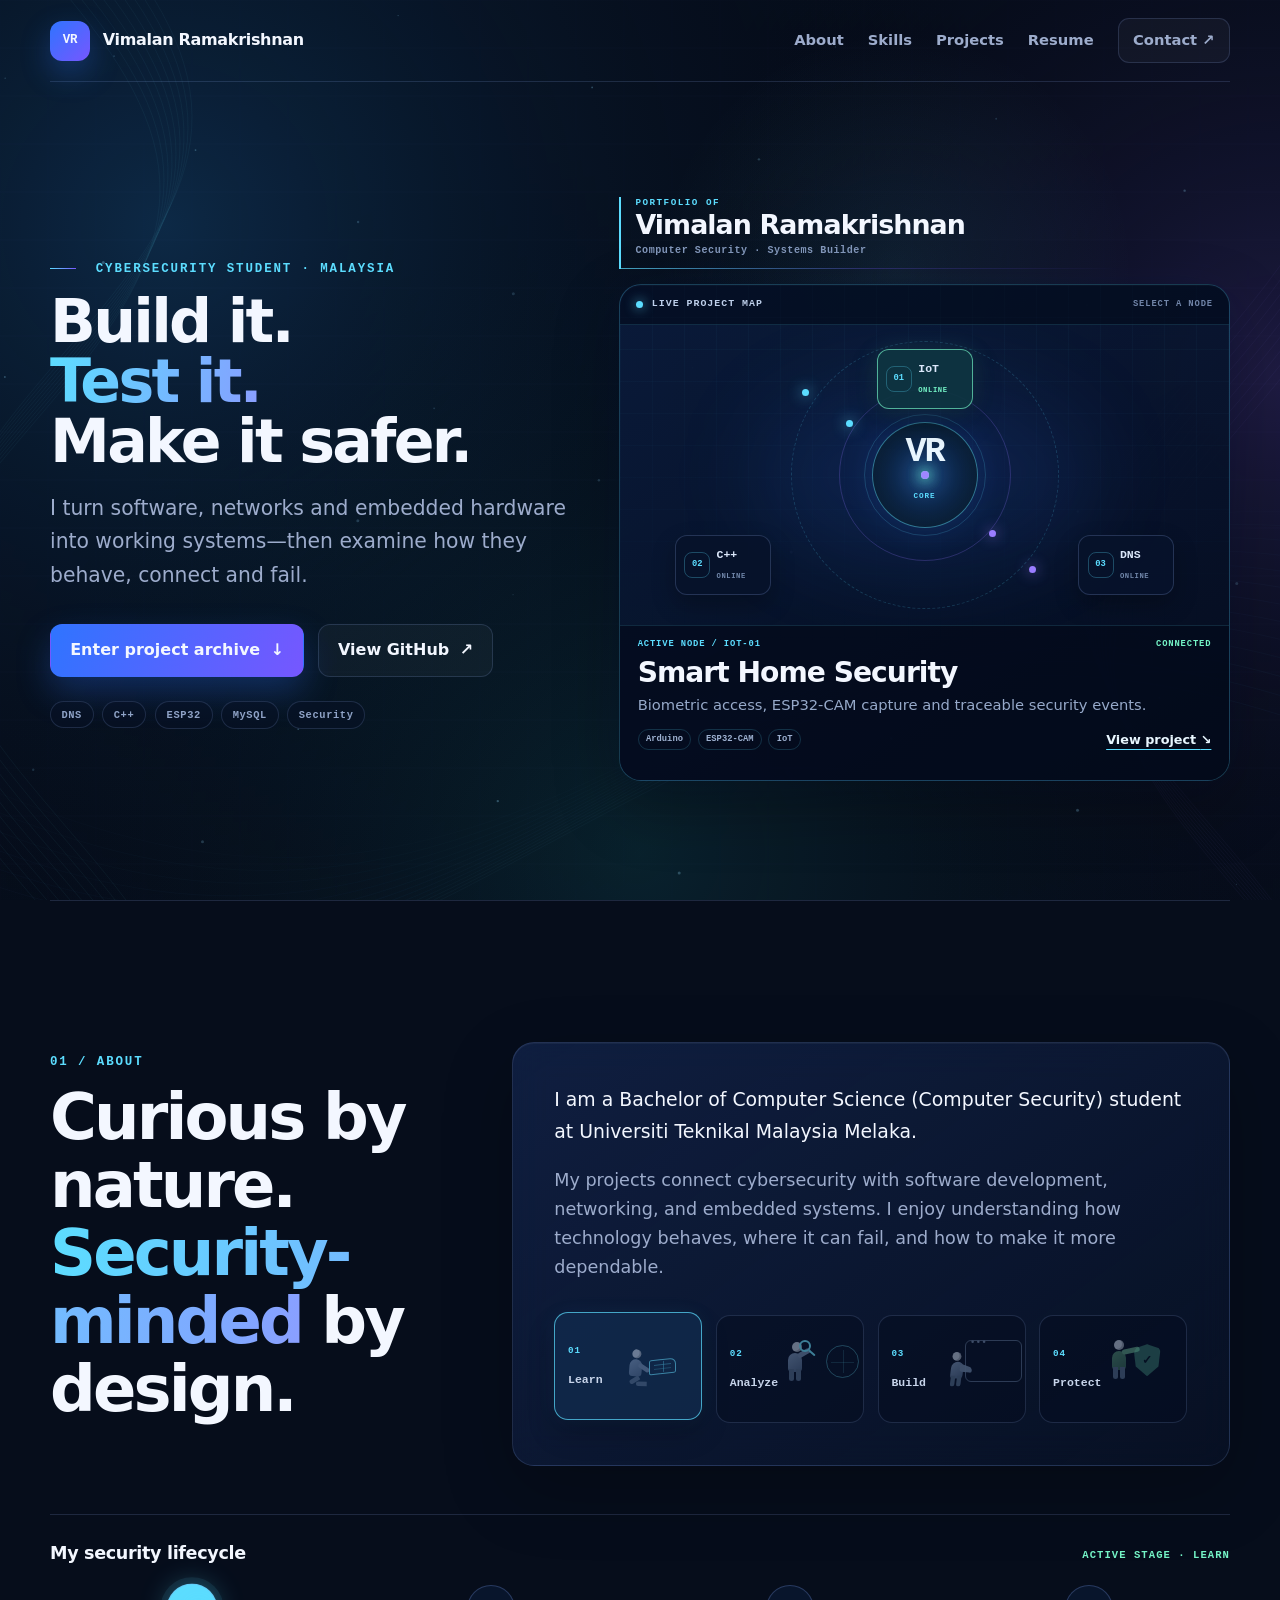
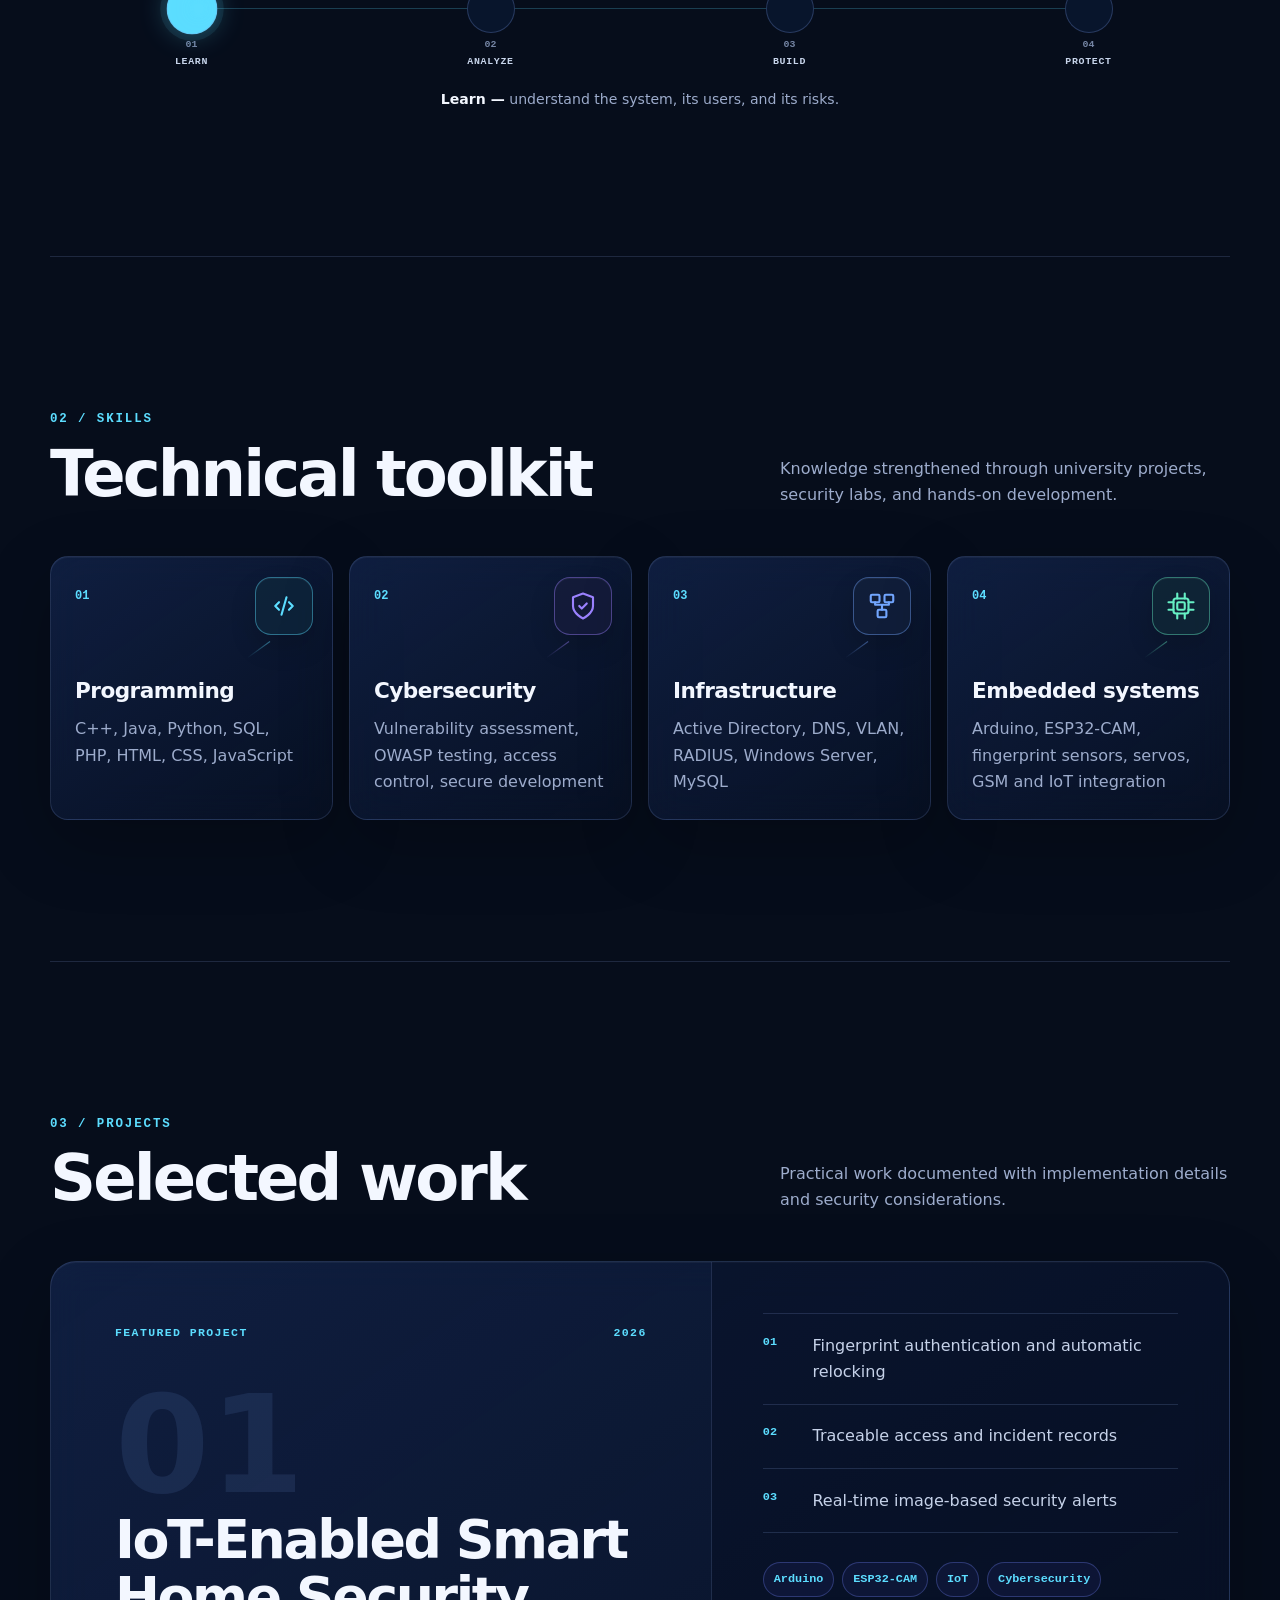
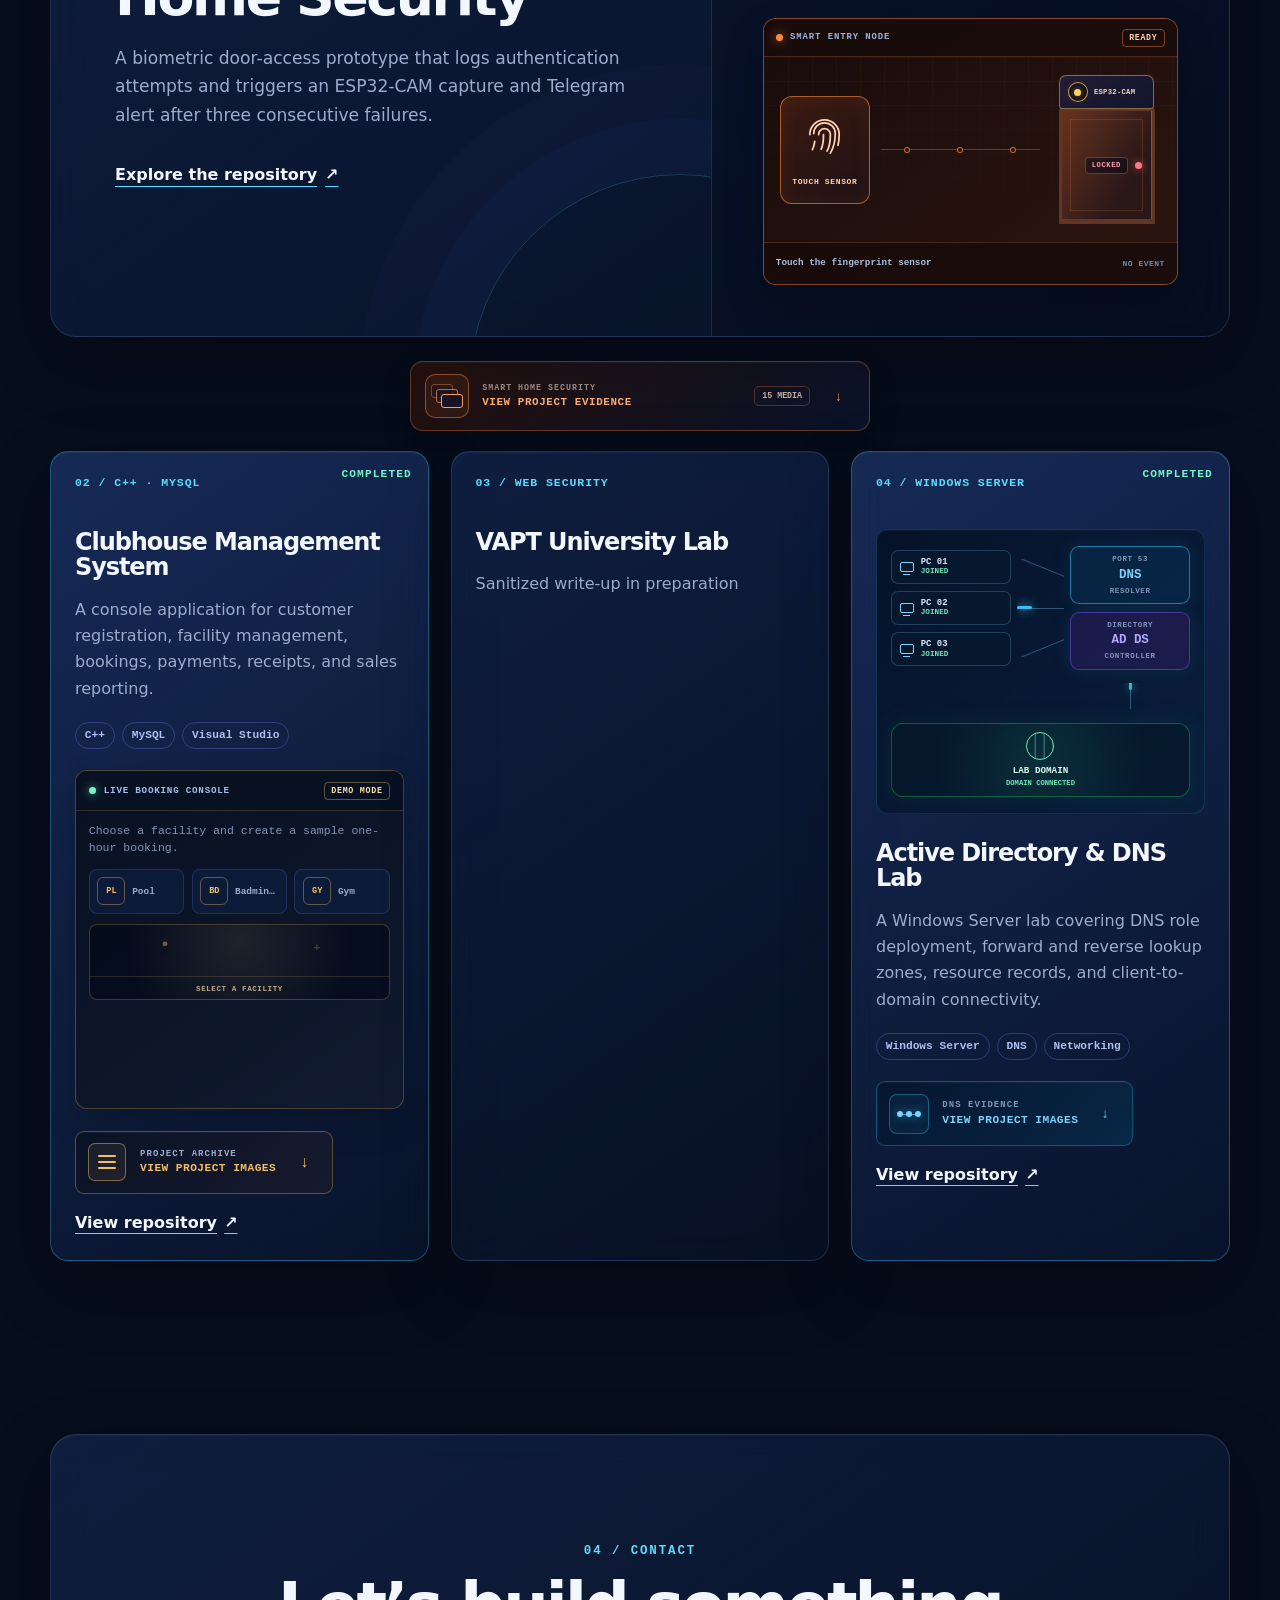
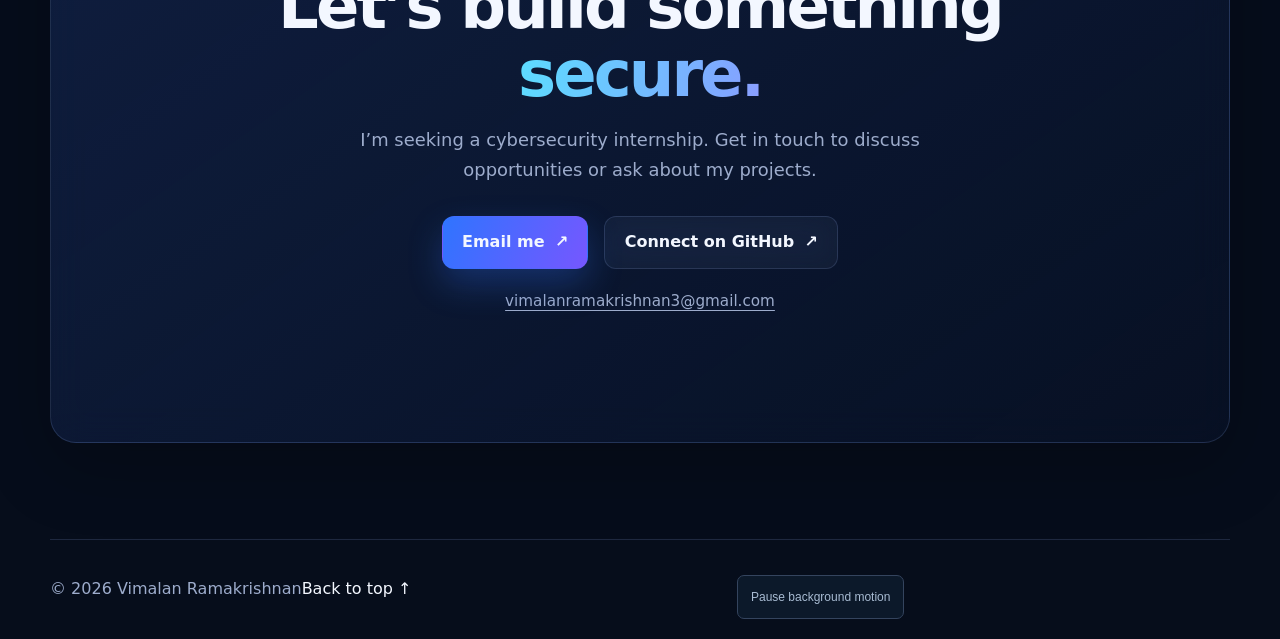
<file: Vimalan-Portfolio-v33-Animated-Background/index.html>
<!doctype html>
<html lang="en">
  <head>
    <meta charset="UTF-8" />
    <meta name="viewport" content="width=device-width, initial-scale=1" />
    <meta name="description" content="Cybersecurity portfolio of Vimalan Ramakrishnan, featuring secure software, networking and embedded-systems projects." />
    <meta name="theme-color" content="#050b19" />
    <title>Vimalan Ramakrishnan | Cybersecurity Portfolio</title>
    <script>if ('scrollRestoration' in history) history.scrollRestoration = 'manual';</script>
    <link rel="stylesheet" href="styles.css?v=29-gallery-polish" />
    <link rel="stylesheet" href="gallery-polish.css?v=29" />
    <link rel="stylesheet" href="email-flight.css?v=31" />
  <link rel="stylesheet" href="animated-background.css?v=33" />
<script src="animated-background.js?v=33" defer></script>
</head>
  <body>
    <a class="skip-link" href="#main">Skip to content</a>
    <div class="ambient ambient-one" aria-hidden="true"></div>
    <div class="ambient ambient-two" aria-hidden="true"></div>

    <header class="site-header">
      <a class="brand" href="#top" aria-label="Vimalan Ramakrishnan home">
        <span class="brand-mark" aria-hidden="true">VR</span>
        <span>Vimalan Ramakrishnan</span>
      </a>
      <button class="menu-button" type="button" aria-expanded="false" aria-controls="site-nav">Menu</button>
      <nav id="site-nav" aria-label="Primary navigation">
        <a href="#about">About</a>
        <a href="#skills">Skills</a>
        <a href="#projects">Projects</a>
        <a href="resume.html" style="font-family:inherit;font-style:normal">Resume</a>
        <a class="nav-cta" href="#contact">Contact <span aria-hidden="true">↗</span></a>
      </nav>
    </header>

    <main id="main">
      <section class="hero orbit-hero" id="top">
        <div class="hero-copy orbit-hero-copy">
          <p class="eyebrow"><span></span> Cybersecurity student · Malaysia</p>
          <h1>Build it.<br /><span>Test it.</span><br />Make it safer.</h1>
          <p class="hero-lede">I turn software, networks and embedded hardware into working systems—then examine how they behave, connect and fail.</p>
          <div class="hero-actions">
            <a class="button primary" id="explore-work" href="#projects">Enter project archive <span aria-hidden="true">↓</span></a>
            <a class="button secondary secure-link" href="https://github.com/VimalanRamakrishnan">View GitHub <span aria-hidden="true">↗</span></a>
          </div>
          <div class="hero-tech-rail" aria-label="Technology focus">
            <span>DNS</span><span>C++</span><span>ESP32</span><span>MySQL</span><span>Security</span>
          </div>
        </div>

        <div class="orbit-visual-column">
          <header class="orbit-owner-heading">
            <p>PORTFOLIO OF</p>
            <h2>Vimalan Ramakrishnan</h2>
            <span>Computer Security · Systems Builder</span>
          </header>

        <aside class="project-orbit-console" id="project-orbit-console" aria-label="Interactive project map">
          <div class="orbit-console-head">
            <p><i></i> LIVE PROJECT MAP</p>
            <span>SELECT A NODE</span>
          </div>
          <div class="project-orbit-stage">
            <div class="project-orbit-ring ring-outer" aria-hidden="true"></div>
            <div class="project-orbit-ring ring-inner" aria-hidden="true"></div>
            <button class="orbit-hub" id="secret-name-trigger" type="button" aria-label="Portfolio core">
              <strong>VR</strong><small>CORE</small>
              <span class="secret-name" id="secret-name" aria-hidden="true">Boyopa</span>
              <span class="secret-fireworks" aria-hidden="true"><i></i><i></i><i></i><i></i><i></i><i></i><i></i><i></i><i></i><i></i><i></i><i></i></span>
            </button>
            <button class="project-node node-iot active" type="button" data-project="iot" data-code="IOT-01" data-title="Smart Home Security" data-copy="Biometric access, ESP32-CAM capture and traceable security events." data-tags="Arduino|ESP32-CAM|IoT" data-target="#smart-home-project" aria-pressed="true"><b>01</b><span>IoT</span><small>ONLINE</small></button>
            <button class="project-node node-club" type="button" data-project="clubhouse" data-code="APP-02" data-title="Clubhouse Management" data-copy="A complete C++ and MySQL workflow for facilities, bookings and payments." data-tags="C++|MySQL|Systems" data-target="#clubhouse-project" aria-pressed="false"><b>02</b><span>C++</span><small>ONLINE</small></button>
            <button class="project-node node-dns" type="button" data-project="dns" data-code="NET-03" data-title="Active Directory & DNS" data-copy="Windows Server name resolution, lookup zones and client-to-domain connectivity." data-tags="Windows Server|DNS|Networking" data-target="#dns-project" aria-pressed="false"><b>03</b><span>DNS</span><small>ONLINE</small></button>
            <i class="orbit-packet packet-one" aria-hidden="true"></i><i class="orbit-packet packet-two" aria-hidden="true"></i>
          </div>
          <div class="orbit-project-readout" id="orbit-project-readout" aria-live="polite">
            <p><span id="orbit-project-code">ACTIVE NODE / IOT-01</span><i>CONNECTED</i></p>
            <h2 id="orbit-project-title">Smart Home Security</h2>
            <p id="orbit-project-copy">Biometric access, ESP32-CAM capture and traceable security events.</p>
            <div class="orbit-project-footer">
              <div id="orbit-project-tags"><span>Arduino</span><span>ESP32-CAM</span><span>IoT</span></div>
              <a id="orbit-project-link" href="#smart-home-project">View project <span aria-hidden="true">↘</span></a>
            </div>
          </div>
        </aside>
        </div>

      </section>

      <section class="section about" id="about">
        <div class="section-title">
          <p class="section-index">01 / About</p>
          <h2>Curious by nature.<br /><span>Security-minded</span> by design.</h2>
        </div>
        <div class="about-copy glass-panel">
          <p>I am a Bachelor of Computer Science (Computer Security) student at Universiti Teknikal Malaysia Melaka.</p>
          <p>My projects connect cybersecurity with software development, networking, and embedded systems. I enjoy understanding how technology behaves, where it can fail, and how to make it more dependable.</p>
          <div class="principles" aria-label="Security lifecycle">
            <article class="principle-card is-active" data-principle="0" tabindex="0">
              <span class="principle-label"><b>01</b><strong>Learn</strong></span>
              <span class="principle-scene learn-scene" aria-hidden="true">
                <span class="mini-human learn-human"><i class="human-head"></i><i class="human-body"></i><i class="human-arm"></i></span>
                <span class="learning-book"><i></i></span><span class="idea-spark">✦</span>
              </span>
            </article>
            <article class="principle-card" data-principle="1" tabindex="0">
              <span class="principle-label"><b>02</b><strong>Analyze</strong></span>
              <span class="principle-scene analyze-scene" aria-hidden="true">
                <span class="mini-human analyze-human"><i class="human-head"></i><i class="human-body"></i><i class="human-arm"></i></span>
                <span class="magnifier"></span><span class="analysis-radar"><i></i><b></b></span>
              </span>
            </article>
            <article class="principle-card" data-principle="2" tabindex="0">
              <span class="principle-label"><b>03</b><strong>Build</strong></span>
              <span class="principle-scene build-scene" aria-hidden="true">
                <span class="mini-human build-human"><i class="human-head"></i><i class="human-body"></i><i class="human-arm"></i><i class="human-arm arm-two"></i></span>
                <span class="build-terminal"><i></i><b></b></span>
              </span>
            </article>
            <article class="principle-card" data-principle="3" tabindex="0">
              <span class="principle-label"><b>04</b><strong>Protect</strong></span>
              <span class="principle-scene protect-scene" aria-hidden="true">
                <span class="mini-human protect-human"><i class="human-head"></i><i class="human-body"></i><i class="human-arm"></i></span>
                <span class="protect-shield">✓</span><span class="threat-packets"><i></i><i></i><i></i></span>
              </span>
            </article>
          </div>
        </div>
        <div class="about-lifecycle" aria-label="My security lifecycle">
          <div class="lifecycle-heading"><h3>My security lifecycle</h3><span id="lifecycle-status" aria-live="polite">Active stage · Learn</span></div>
          <div class="lifecycle-track" aria-hidden="true">
            <i></i><b id="lifecycle-packet"></b>
            <span class="active">01<em>Learn</em></span><span>02<em>Analyze</em></span><span>03<em>Build</em></span><span>04<em>Protect</em></span>
          </div>
          <p id="lifecycle-detail"><strong>Learn —</strong> understand the system, its users, and its risks.</p>
        </div>
      </section>

      <section class="section" id="skills">
        <div class="section-heading">
          <div><p class="section-index">02 / Skills</p><h2>Technical toolkit</h2></div>
          <p>Knowledge strengthened through university projects, security labs, and hands-on development.</p>
        </div>
        <div class="skill-grid">
          <article class="glass-panel skill-card programming-card" tabindex="0" role="button" aria-pressed="false" aria-label="Toggle Programming animation">
            <span>01</span>
            <span class="skill-icon programming-icon" aria-hidden="true"><svg viewBox="0 0 24 24" fill="none" stroke="currentColor" stroke-width="1.7" stroke-linecap="round" stroke-linejoin="round"><path d="m8 9-3 3 3 3"/><path d="m16 9 3 3-3 3"/><path d="m14 5-4 14"/></svg></span>
            <div class="skill-motion code-motion" aria-hidden="true"><span><b>const</b> access = true;</span><span>unlock<span class="code-bracket">()</span>;</span><i></i></div>
            <h3>Programming</h3><p>C++, Java, Python, SQL, PHP, HTML, CSS, JavaScript</p>
          </article>
          <article class="glass-panel skill-card security-card" tabindex="0" role="button" aria-pressed="false" aria-label="Toggle Cybersecurity animation">
            <span>02</span>
            <span class="skill-icon security-icon" aria-hidden="true"><svg viewBox="0 0 24 24" fill="none" stroke="currentColor" stroke-width="1.7" stroke-linecap="round" stroke-linejoin="round"><path d="M12 22s8-3.8 8-10V5l-8-3-8 3v7c0 6.2 8 10 8 10Z"/><path d="m9 12 2 2 4-4"/></svg></span>
            <div class="skill-motion cyber-motion" aria-hidden="true"><i></i><i></i><i></i><span>THREAT SCAN</span><b>SECURE</b></div>
            <h3>Cybersecurity</h3><p>Vulnerability assessment, OWASP testing, access control, secure development</p>
          </article>
          <article class="glass-panel skill-card infrastructure-card" tabindex="0" role="button" aria-pressed="false" aria-label="Toggle Infrastructure animation">
            <span>03</span>
            <span class="skill-icon infrastructure-icon" aria-hidden="true"><svg viewBox="0 0 24 24" fill="none" stroke="currentColor" stroke-width="1.7" stroke-linecap="round" stroke-linejoin="round"><rect x="3" y="3" width="7" height="6" rx="1"/><rect x="14" y="3" width="7" height="6" rx="1"/><rect x="8.5" y="15" width="7" height="6" rx="1"/><path d="M6.5 9v2h11V9M12 11v4"/></svg></span>
            <div class="skill-motion network-motion" aria-hidden="true"><span>PC</span><i></i><span>DNS</span><i></i><span>AD</span><b></b></div>
            <h3>Infrastructure</h3><p>Active Directory, DNS, VLAN, RADIUS, Windows Server, MySQL</p>
          </article>
          <article class="glass-panel skill-card embedded-card" tabindex="0" role="button" aria-pressed="false" aria-label="Toggle Embedded Systems animation">
            <span>04</span>
            <span class="skill-icon embedded-icon" aria-hidden="true"><svg viewBox="0 0 24 24" fill="none" stroke="currentColor" stroke-width="1.7" stroke-linecap="round" stroke-linejoin="round"><rect x="6" y="6" width="12" height="12" rx="2"/><rect x="9" y="9" width="6" height="6" rx="1"/><path d="M9 2v4M15 2v4M9 18v4M15 18v4M2 9h4M2 15h4M18 9h4M18 15h4"/></svg></span>
            <div class="skill-motion circuit-motion" aria-hidden="true"><i></i><span>ESP32</span><b></b><b></b><b></b><em>LIVE</em></div>
            <h3>Embedded systems</h3><p>Arduino, ESP32-CAM, fingerprint sensors, servos, GSM and IoT integration</p>
          </article>
        </div>
      </section>

      <section class="section" id="projects">
        <div class="section-heading">
          <div><p class="section-index">03 / Projects</p><h2>Selected work</h2></div>
          <p>Practical work documented with implementation details and security considerations.</p>
        </div>

        <article class="featured-project glass-panel" id="smart-home-project">
          <div class="project-intro">
            <div class="project-topline"><span>Featured project</span><span>2026</span></div>
            <p class="project-number" aria-hidden="true">01</p>
            <h3>IoT-Enabled Smart Home Security</h3>
            <p>A biometric door-access prototype that logs authentication attempts and triggers an ESP32-CAM capture and Telegram alert after three consecutive failures.</p>
            <a class="text-link" href="https://github.com/VimalanRamakrishnan/biometric-door-access-system" target="_blank" rel="noreferrer">Explore the repository <span aria-hidden="true">↗</span></a>
          </div>
          <div class="project-specs">
            <div><span>01</span><p>Fingerprint authentication and automatic relocking</p></div>
            <div><span>02</span><p>Traceable access and incident records</p></div>
            <div><span>03</span><p>Real-time image-based security alerts</p></div>
            <div class="tag-row"><span>Arduino</span><span>ESP32-CAM</span><span>IoT</span><span>Cybersecurity</span></div>
            <div class="smart-access-demo" id="smart-access-demo">
              <div class="smart-access-head">
                <span><i aria-hidden="true"></i> SMART ENTRY NODE</span>
                <b id="smart-access-state">READY</b>
              </div>
              <div class="smart-access-scene">
                <button class="fingerprint-trigger" id="fingerprint-trigger" type="button" aria-label="Scan fingerprint to unlock the smart door">
                  <svg viewBox="0 0 48 48" aria-hidden="true">
                    <path d="M13 21c0-6 4.9-11 11-11s11 5 11 11c0 9-2 15-5 20M18 22c0-3.4 2.7-6 6-6s6 2.6 6 6c0 8-1.3 13.2-3.4 17M23 22c0 7-.7 11.4-2.4 15M9 22c0-8.3 6.7-15 15-15s15 6.7 15 15c0 4-.3 7.5-1.2 11M14 29c-.4 3.4-1.2 6.2-2.3 8.4" />
                  </svg>
                  <span>TOUCH SENSOR</span>
                  <i class="fingerprint-scan-line" aria-hidden="true"></i>
                </button>
                <div class="access-signal" aria-hidden="true"><i></i><i></i><i></i></div>
                <div class="door-system" aria-hidden="true">
                  <div class="camera-module">
                    <span class="camera-lens"><i></i></span>
                    <b>ESP32-CAM</b>
                  </div>
                  <div class="door-frame">
                    <div class="door-panel"><i></i><span>LOCKED</span></div>
                    <div class="door-interior"><span>ENTRY<br>OPEN</span></div>
                  </div>
                </div>
                <i class="camera-flash" aria-hidden="true"></i>
              </div>
              <div class="smart-access-feed" aria-live="polite">
                <span id="smart-access-message">Touch the fingerprint sensor</span>
                <b id="smart-access-event">NO EVENT</b>
              </div>
            </div>
          </div>
        </article>

        <div class="evidence-disclosure" id="evidence-disclosure">
          <button class="evidence-gallery-toggle" id="evidence-gallery-toggle" type="button" aria-expanded="false" aria-controls="evidence-gallery-panel">
            <span class="evidence-toggle-icon" aria-hidden="true"><i></i><i></i><i></i></span>
            <span class="evidence-toggle-copy"><small>SMART HOME SECURITY</small><b>VIEW PROJECT EVIDENCE</b></span>
            <span class="evidence-toggle-count">15 MEDIA</span>
            <span class="evidence-toggle-arrow" aria-hidden="true">↓</span>
          </button>
          <div class="evidence-gallery-panel" id="evidence-gallery-panel" aria-hidden="true" inert>
            <div class="evidence-gallery-inner">
        <div class="project-gallery-block evidence-archive">
          <div class="gallery-heading">
            <div><p class="section-index">Cyber evidence archive</p><h3>From prototype to proof</h3></div>
            <span>Real devices · Real results</span>
          </div>
          <div class="archive-tabs" aria-label="Filter project visuals">
            <button class="archive-filter active" type="button" data-filter="all" aria-pressed="true">All</button>
            <button class="archive-filter" type="button" data-filter="hardware" aria-pressed="false">Hardware</button>
            <button class="archive-filter" type="button" data-filter="testing" aria-pressed="false">Testing</button>
            <button class="archive-filter" type="button" data-filter="dashboard" aria-pressed="false">Dashboard</button>
            <button class="archive-filter" type="button" data-filter="video" aria-pressed="false">Videos</button>
          </div>
          <div class="archive-shell">
            <div class="archive-viewer" tabindex="0" aria-label="Project evidence viewer. Use left and right arrow keys to navigate.">
              <div class="archive-frame" id="archive-frame">
                <img class="archive-backdrop" id="archive-backdrop" src="assets/fyp-gallery/01-fingerprint-lcd.webp" alt="" aria-hidden="true">
                <img class="archive-media-main" id="archive-image" src="assets/fyp-gallery/01-fingerprint-lcd.webp" alt="Fingerprint sensor beside an LCD module">
                <video class="archive-media-main" id="archive-video" controls playsinline preload="metadata" hidden></video>
                <i class="archive-scan-line" aria-hidden="true"></i>
                <span class="archive-counter" id="archive-counter" aria-live="polite">MEDIA 01 / 15</span>
              </div>
              <div class="archive-caption">
                <button id="archive-prev" type="button" aria-label="Previous project image">‹</button>
                <div><h4 id="archive-title">Fingerprint sensor and LCD</h4><p id="archive-category">Hardware · Prototype component</p></div>
                <button id="archive-next" type="button" aria-label="Next project image">›</button>
              </div>
            </div>
            <div class="archive-thumbnails" id="archive-thumbnails" aria-label="Project image thumbnails">
              <button class="archive-thumb active" type="button" data-category="hardware" data-src="assets/fyp-gallery/01-fingerprint-lcd.webp" data-title="Fingerprint sensor and LCD" data-meta="Hardware · Prototype component" data-alt="Fingerprint sensor beside an LCD module" aria-current="true"><img src="assets/fyp-gallery/01-fingerprint-lcd.webp" alt="" loading="lazy"><span>01</span></button>
              <button class="archive-thumb" type="button" data-category="hardware" data-src="assets/fyp-gallery/02-esp32-cam-module.webp" data-title="ESP32-CAM module" data-meta="Hardware · Core module" data-alt="ESP32-CAM controller module connected for testing"><img src="assets/fyp-gallery/02-esp32-cam-module.webp" alt="" loading="lazy"><span>02</span></button>
              <button class="archive-thumb" type="button" data-category="hardware" data-src="assets/fyp-gallery/03-controller-wiring.webp" data-title="Controller wiring" data-meta="Hardware · Controller assembly" data-alt="Prototype controller wiring on a breadboard"><img src="assets/fyp-gallery/03-controller-wiring.webp" alt="" loading="lazy"><span>03</span></button>
              <button class="archive-thumb" type="button" data-category="hardware" data-src="assets/fyp-gallery/04-complete-prototype.webp" data-title="Complete prototype" data-meta="Hardware · Complete system" data-alt="Complete biometric door access prototype with display and servo"><img src="assets/fyp-gallery/04-complete-prototype.webp" alt="" loading="lazy"><span>04</span></button>
              <button class="archive-thumb" type="button" data-category="testing" data-src="assets/fyp-gallery/09-successful-access-test.webp" data-title="Access granted" data-meta="Testing · Successful fingerprint authentication" data-alt="Fingerprint authentication granting access on the finished prototype"><img src="assets/fyp-gallery/09-successful-access-test.webp" alt="" loading="lazy"><span>05</span></button>
              <button class="archive-thumb" type="button" data-category="dashboard" data-src="assets/fyp-gallery/11-web-dashboard.webp" data-title="Web dashboard" data-meta="Dashboard · Monitoring interface" data-alt="Web dashboard showing security status and incident records"><img src="assets/fyp-gallery/11-web-dashboard.webp" alt="" loading="lazy"><span>06</span></button>
              <button class="archive-thumb" type="button" data-category="dashboard" data-src="assets/fyp-gallery/12-dashboard-camera-view.webp" data-title="Dashboard camera view" data-meta="Dashboard · Camera evidence" data-alt="Camera view panel inside the web dashboard"><img src="assets/fyp-gallery/12-dashboard-camera-view.webp" alt="" loading="lazy"><span>07</span></button>
              <button class="archive-thumb" type="button" data-category="testing" data-src="assets/fyp-gallery/15-access-denied-test.webp" data-title="Access denied test" data-meta="Testing · Failure state" data-alt="Prototype showing an access denied test state"><img src="assets/fyp-gallery/15-access-denied-test.webp" alt="" loading="lazy"><span>08</span></button>
              <button class="archive-thumb" type="button" data-category="hardware" data-src="assets/fyp-gallery/17-prototype-interior.webp" data-title="Prototype interior" data-meta="Hardware · Complete internal assembly" data-alt="Internal wiring and components inside the prototype enclosure"><img src="assets/fyp-gallery/17-prototype-interior.webp" alt="" loading="lazy"><span>09</span></button>
              <button class="archive-thumb" type="button" data-category="hardware" data-src="assets/fyp-gallery/18-controller-and-relay.webp" data-title="LCD and sensor assembly" data-meta="Hardware · Internal component detail" data-alt="LCD, fingerprint sensor and supporting components mounted inside the enclosure"><img src="assets/fyp-gallery/18-controller-and-relay.webp" alt="" loading="lazy"><span>10</span></button>
              <button class="archive-thumb" type="button" data-category="hardware" data-src="assets/fyp-gallery/19-esp32-cam-enclosure.webp" data-title="Controller assembly" data-meta="Hardware · Camera and display wiring" data-alt="ESP32-CAM, LCD controller and fingerprint assembly inside the enclosure"><img src="assets/fyp-gallery/19-esp32-cam-enclosure.webp" alt="" loading="lazy"><span>11</span></button>
              <button class="archive-thumb" type="button" data-category="hardware" data-src="assets/fyp-gallery/20-prototype-exterior.webp" data-title="Finished enclosure" data-meta="Hardware · Exterior interface" data-alt="Finished biometric door access enclosure with camera, display and fingerprint sensor"><img src="assets/fyp-gallery/20-prototype-exterior.webp" alt="" loading="lazy"><span>12</span></button>
              <button class="archive-thumb" type="button" data-category="hardware" data-src="assets/fyp-gallery/21-camera-controller.webp" data-title="ESP32-CAM controller" data-meta="Hardware · Camera control board" data-alt="ESP32 camera controller powered for testing"><img src="assets/fyp-gallery/21-camera-controller.webp" alt="" loading="lazy"><span>13</span></button>
              <button class="archive-thumb video-thumb" type="button" data-type="video" data-category="testing video" data-src="assets/fyp-gallery/22-bench-test.mp4" data-poster="assets/fyp-gallery/22-bench-test-poster.webp" data-title="Development bench test" data-meta="Video · Early hardware integration" data-alt="Video of the biometric system during breadboard testing"><img src="assets/fyp-gallery/22-bench-test-poster.webp" alt="" loading="lazy"><span>▶ 14</span></button>
              <button class="archive-thumb video-thumb" type="button" data-type="video" data-category="testing video" data-src="assets/fyp-gallery/23-system-ready.mp4" data-poster="assets/fyp-gallery/23-system-ready-poster.webp" data-title="System ready state" data-meta="Video · Finished prototype operation" data-alt="Video of the completed biometric system waiting for a fingerprint"><img src="assets/fyp-gallery/23-system-ready-poster.webp" alt="" loading="lazy"><span>▶ 15</span></button>
            </div>
          </div>
        </div>
            </div>
          </div>
        </div>

        <div class="upcoming-grid">
          <article class="glass-panel completed-project clubhouse-project-card" id="clubhouse-project">
            <p>02 / C++ · MySQL</p>
            <h3>Clubhouse Management System</h3>
            <span>A console application for customer registration, facility management, bookings, payments, receipts, and sales reporting.</span>
            <div class="compact-tags" aria-label="Project technologies"><span>C++</span><span>MySQL</span><span>Visual Studio</span></div>
            <div class="clubhouse-booking-demo" aria-label="Interactive Clubhouse booking demonstration">
              <div class="booking-demo-head">
                <span><i></i> LIVE BOOKING CONSOLE</span>
                <b>DEMO MODE</b>
              </div>
              <p class="booking-demo-instruction">Choose a facility and create a sample one-hour booking.</p>
              <div class="facility-picker" id="facility-picker" aria-label="Choose a facility">
                <button type="button" data-name="Swimming Pool" data-code="POOL" data-rate="22.00" data-capacity="40" aria-pressed="false"><i>PL</i><span>Pool</span></button>
                <button type="button" data-name="Badminton" data-code="BDM" data-rate="20.00" data-capacity="50" aria-pressed="false"><i>BD</i><span>Badminton</span></button>
                <button type="button" data-name="Gym" data-code="GYM" data-rate="7.00" data-capacity="40" aria-pressed="false"><i>GY</i><span>Gym</span></button>
              </div>
              <div class="facility-animation-stage" id="facility-animation-stage" aria-live="polite">
                <span class="facility-figure" id="facility-figure" aria-hidden="true">●</span>
                <span class="facility-prop" id="facility-prop" aria-hidden="true">+</span>
                <b id="facility-animation-label">SELECT A FACILITY</b>
              </div>
              <div class="booking-open-panel" id="booking-open-panel" aria-hidden="true">
                <div class="booking-open-panel-inner">
                  <div class="booking-demo-readout">
                    <div><small>SELECTED</small><strong id="demo-facility">—</strong></div>
                    <div><small>RATE / HOUR</small><strong id="demo-rate">—</strong></div>
                    <div><small>CAPACITY</small><strong id="demo-capacity">—</strong></div>
                  </div>
                  <button class="demo-book-button" id="demo-book-button" type="button" disabled><span>CREATE DEMO BOOKING</span><i aria-hidden="true">→</i></button>
                </div>
              </div>
              <div class="booking-demo-receipt" id="booking-demo-receipt" role="status" aria-live="polite" aria-hidden="true">
                <div><span class="receipt-check" aria-hidden="true">✓</span><p><small>BOOKING CONFIRMED</small><strong id="demo-receipt-id">CMS-0001</strong></p></div>
                <dl><div><dt>Facility</dt><dd id="receipt-facility">Swimming Pool</dd></div><div><dt>Time</dt><dd>10:00 — 11:00</dd></div><div><dt>Total</dt><dd id="receipt-total">RM22.00</dd></div></dl>
                <button id="demo-book-again" type="button">Book another facility</button>
              </div>
            </div>
            <div class="clubhouse-project-actions">
              <button class="clubhouse-gallery-toggle" id="clubhouse-gallery-toggle" type="button" aria-expanded="false" aria-controls="clubhouse-gallery-panel">
                <span class="clubhouse-toggle-symbol" aria-hidden="true"><i></i><i></i><i></i></span>
                <span class="clubhouse-toggle-copy"><small>PROJECT ARCHIVE</small><b>VIEW PROJECT IMAGES</b></span>
                <span class="clubhouse-toggle-arrow" aria-hidden="true">↓</span>
              </button>
              <a class="compact-project-link clubhouse-link" href="https://github.com/VimalanRamakrishnan/clubhouse-management-system">View repository <span aria-hidden="true">↗</span></a>
            </div>

            <div class="clubhouse-gallery-panel" id="clubhouse-gallery-panel" aria-hidden="true">
              <div class="clubhouse-gallery-inner">
                <div class="clubhouse-gallery-heading">
                  <div>
                    <span class="clubhouse-gallery-kicker">PROJECT FILMSTRIP / 12 SCREENS</span>
                    <h4>Clubhouse system in action</h4>
                  </div>
                  <span class="clubhouse-gallery-hint">DRAG · CLICK · USE ARROWS</span>
                </div>

                <div class="clubhouse-filmstrip" tabindex="0" aria-label="Clubhouse project filmstrip. Use left and right arrow keys to navigate.">
                  <div class="clubhouse-filmstrip-topbar" aria-hidden="true">
                    <span><i></i><i></i><i></i></span>
                    <b>CLUBHOUSE / CONSOLE CAPTURES</b>
                    <em id="clubhouse-gallery-count">01 — 12</em>
                  </div>
                  <button class="filmstrip-arrow filmstrip-prev" id="clubhouse-gallery-prev" type="button" aria-label="Previous Clubhouse screenshot">←</button>
                  <div class="clubhouse-filmstrip-viewport" id="clubhouse-filmstrip-viewport">
                    <div class="clubhouse-filmstrip-track" id="clubhouse-filmstrip-track">
                      <figure class="clubhouse-filmstrip-slide active" data-title="Welcome and role selection"><img src="assets/clubhouse-gallery/01-welcome-screen.png" alt="Clubhouse Management System welcome screen"><figcaption>01</figcaption></figure>
                      <figure class="clubhouse-filmstrip-slide" data-title="Administrator authentication"><img src="assets/clubhouse-gallery/02-admin-loading.png" alt="Administrator login loading screen" loading="lazy"><figcaption>02</figcaption></figure>
                      <figure class="clubhouse-filmstrip-slide" data-title="Facility management"><img src="assets/clubhouse-gallery/03-manage-facilities.png" alt="Facility list and management menu" loading="lazy"><figcaption>03</figcaption></figure>
                      <figure class="clubhouse-filmstrip-slide" data-title="Booking administration"><img src="assets/clubhouse-gallery/04-manage-bookings.png" alt="Booking history and management menu" loading="lazy"><figcaption>04</figcaption></figure>
                      <figure class="clubhouse-filmstrip-slide" data-title="Customer administration"><img src="assets/clubhouse-gallery/05-manage-customers.png" alt="Customer records and management menu using demo data" loading="lazy"><figcaption>05</figcaption></figure>
                      <figure class="clubhouse-filmstrip-slide" data-title="Sales reporting"><img src="assets/clubhouse-gallery/06-sales-report.png" alt="Clubhouse facility sales report" loading="lazy"><figcaption>06</figcaption></figure>
                      <figure class="clubhouse-filmstrip-slide" data-title="Input validation"><img src="assets/clubhouse-gallery/07-invalid-choice.png" alt="Invalid menu choice validation message" loading="lazy"><figcaption>07</figcaption></figure>
                      <figure class="clubhouse-filmstrip-slide" data-title="Customer registration"><img src="assets/clubhouse-gallery/08-customer-registration.png" alt="Customer registration and password validation using demo data" loading="lazy"><figcaption>08</figcaption></figure>
                      <figure class="clubhouse-filmstrip-slide" data-title="Facility selection"><img src="assets/clubhouse-gallery/09-facility-selection.png" alt="Daily facility availability and selection screen" loading="lazy"><figcaption>09</figcaption></figure>
                      <figure class="clubhouse-filmstrip-slide" data-title="Customer booking history"><img src="assets/clubhouse-gallery/10-booking-history.png" alt="Customer booking history and cancellation menu" loading="lazy"><figcaption>10</figcaption></figure>
                      <figure class="clubhouse-filmstrip-slide" data-title="Availability and booking summary"><img src="assets/clubhouse-gallery/11-booking-summary.png" alt="Availability calculation and completed booking summary" loading="lazy"><figcaption>11</figcaption></figure>
                      <figure class="clubhouse-filmstrip-slide" data-title="Generated booking receipt"><img src="assets/clubhouse-gallery/12-booking-receipt.png" alt="Generated Clubhouse booking receipt using demo data" loading="lazy"><figcaption>12</figcaption></figure>
                    </div>
                  </div>
                  <button class="filmstrip-arrow filmstrip-next" id="clubhouse-gallery-next" type="button" aria-label="Next Clubhouse screenshot">→</button>
                  <div class="clubhouse-filmstrip-caption">
                    <span>NOW SHOWING</span>
                    <h5 id="clubhouse-gallery-caption">Welcome and role selection</h5>
                  </div>
                  <div class="clubhouse-filmstrip-timeline" id="clubhouse-filmstrip-timeline" aria-label="Choose a Clubhouse screenshot">
                    <span class="clubhouse-filmstrip-progress" id="clubhouse-filmstrip-progress" aria-hidden="true"></span>
                    <button class="active" type="button" data-index="0" aria-label="View screen 1: Welcome and role selection" aria-current="true"><i></i><span>01</span></button>
                    <button type="button" data-index="1" aria-label="View screen 2: Administrator authentication"><i></i><span>02</span></button>
                    <button type="button" data-index="2" aria-label="View screen 3: Facility management"><i></i><span>03</span></button>
                    <button type="button" data-index="3" aria-label="View screen 4: Booking administration"><i></i><span>04</span></button>
                    <button type="button" data-index="4" aria-label="View screen 5: Customer administration"><i></i><span>05</span></button>
                    <button type="button" data-index="5" aria-label="View screen 6: Sales reporting"><i></i><span>06</span></button>
                    <button type="button" data-index="6" aria-label="View screen 7: Input validation"><i></i><span>07</span></button>
                    <button type="button" data-index="7" aria-label="View screen 8: Customer registration"><i></i><span>08</span></button>
                    <button type="button" data-index="8" aria-label="View screen 9: Facility selection"><i></i><span>09</span></button>
                    <button type="button" data-index="9" aria-label="View screen 10: Customer booking history"><i></i><span>10</span></button>
                    <button type="button" data-index="10" aria-label="View screen 11: Availability and booking summary"><i></i><span>11</span></button>
                    <button type="button" data-index="11" aria-label="View screen 12: Generated booking receipt"><i></i><span>12</span></button>
                  </div>
                </div>
              </div>
            </div>
          </article>
          <article class="glass-panel"><p>03 / Web security</p><h3>VAPT University Lab</h3><span>Sanitized write-up in preparation</span></article>
          <article class="glass-panel completed-project dns-project-card" id="dns-project">
            <p>04 / Windows Server</p>
            <div class="dns-domain-map" aria-label="Three client computers connect through DNS to the lab domain">
              <div class="dns-client-stack">
                <span><i></i><b>PC 01</b><small>JOINED</small></span>
                <span><i></i><b>PC 02</b><small>JOINED</small></span>
                <span><i></i><b>PC 03</b><small>JOINED</small></span>
              </div>
              <div class="dns-link-lines" aria-hidden="true"><i></i><i></i><i></i><b></b></div>
              <div class="dns-server-stack">
                <span class="dns-service-node"><small>PORT 53</small><b>DNS</b><em>RESOLVER</em></span>
                <span class="ad-service-node"><small>DIRECTORY</small><b>AD DS</b><em>CONTROLLER</em></span>
              </div>
              <div class="dns-domain-line" aria-hidden="true"><i><b></b></i></div>
              <div class="dns-domain-node"><i></i><b>LAB DOMAIN</b><small>DOMAIN CONNECTED</small></div>
            </div>
            <h3>Active Directory &amp; DNS Lab</h3>
            <span>A Windows Server lab covering DNS role deployment, forward and reverse lookup zones, resource records, and client-to-domain connectivity.</span>
            <div class="compact-tags" aria-label="Project technologies"><span>Windows Server</span><span>DNS</span><span>Networking</span></div>
            <div class="dns-project-actions">
              <button class="dns-gallery-toggle" id="dns-gallery-toggle" type="button" aria-expanded="false" aria-controls="dns-gallery-panel">
                <span class="dns-toggle-icon" aria-hidden="true"><i></i><i></i><i></i></span>
                <span><small>DNS EVIDENCE</small><b>VIEW PROJECT IMAGES</b></span>
                <em aria-hidden="true">↓</em>
              </button>
              <a class="compact-project-link dns-link" href="https://github.com/VimalanRamakrishnan/active-directory-dns-lab">View repository <span aria-hidden="true">↗</span></a>
            </div>
            <div class="dns-gallery-panel" id="dns-gallery-panel" aria-hidden="true">
              <div class="dns-gallery-inner">
                <div class="dns-gallery-heading">
                  <div><span>DNS RESOLUTION ARCHIVE / 07 STEPS</span><h4>From server role to resolved record</h4></div>
                  <p>REFERENCE INTERFACE · SANITIZED</p>
                </div>
                <div class="dns-resolver-console" tabindex="0" aria-label="DNS project image viewer. Use left and right arrow keys to navigate.">
                  <div class="dns-resolver-head"><span><i></i> DNS MANAGER TRACE</span><b id="dns-gallery-count">STEP 01 / 07</b></div>
                  <div class="dns-query-path" aria-hidden="true"><span>CLIENT</span><i></i><span>RESOLVER</span><i></i><span>ZONE</span><i></i><span>ANSWER</span><b id="dns-query-progress"></b></div>
                  <div class="dns-gallery-stage">
                    <button id="dns-gallery-prev" type="button" aria-label="Previous DNS screenshot">‹</button>
                    <div class="dns-gallery-image-wrap"><img id="dns-gallery-image" src="assets/dns-gallery/01-dns-role-selection.png" alt="DNS Server role selected in Server Manager"><i class="dns-scan" aria-hidden="true"></i></div>
                    <button id="dns-gallery-next" type="button" aria-label="Next DNS screenshot">›</button>
                  </div>
                  <div class="dns-gallery-footer">
                    <div><small>NOW RESOLVING</small><h5 id="dns-gallery-caption">Select the DNS Server role</h5></div>
                    <div class="dns-step-buttons" id="dns-step-buttons" aria-label="Choose a DNS setup step">
                      <button class="active" type="button" data-index="0" aria-current="true" aria-label="View DNS step 1">01</button><button type="button" data-index="1" aria-label="View DNS step 2">02</button><button type="button" data-index="2" aria-label="View DNS step 3">03</button><button type="button" data-index="3" aria-label="View DNS step 4">04</button><button type="button" data-index="4" aria-label="View DNS step 5">05</button><button type="button" data-index="5" aria-label="View DNS step 6">06</button><button type="button" data-index="6" aria-label="View DNS step 7">07</button>
                    </div>
                  </div>
                </div>
                <p class="dns-reference-note">These sanitized Windows Server screens are temporary interface references from a senior's logbook, not proof of my own execution. They will be replaced with original lab evidence when available.</p>
              </div>
            </div>
          </article>
        </div>
      </section>

      <section class="contact section glass-panel" id="contact">
        <p class="section-index">04 / Contact</p>
        <h2>Let’s build something <span>secure.</span></h2>
        <p>I’m seeking a cybersecurity internship. Get in touch to discuss opportunities or ask about my projects.</p>
        <div style="display:flex;flex-wrap:wrap;gap:1rem;justify-content:center">
          <a class="button primary" id="email-gmail" href="https://mail.google.com/mail/?view=cm&amp;fs=1&amp;to=vimalanramakrishnan3%40gmail.com">Email me <span aria-hidden="true">↗</span></a>
          <a class="button secondary secure-link" href="https://github.com/VimalanRamakrishnan">Connect on GitHub <span aria-hidden="true">↗</span></a>
        </div>
        <p style="font-size:.95rem;overflow-wrap:anywhere;margin-top:1.25rem"><a href="mailto:vimalanramakrishnan3@gmail.com" style="color:inherit;text-underline-offset:.25em">vimalanramakrishnan3@gmail.com</a></p>
      </section>
    </main>

    <footer>
      <p>© <span id="year"></span> Vimalan Ramakrishnan</p>
      <a href="#top">Back to top <span aria-hidden="true">↑</span></a>
    </footer>

    <div class="access-overlay" id="access-overlay" aria-hidden="true">
      <div class="scanner-card" role="status" aria-live="polite">
        <p class="scanner-kicker">Portfolio access</p>
        <div class="fingerprint" aria-hidden="true">
          <span class="ridge ridge-1"></span>
          <span class="ridge ridge-2"></span>
          <span class="ridge ridge-3"></span>
          <span class="ridge ridge-4"></span>
          <span class="ridge ridge-5"></span>
          <i class="scan-line"></i>
        </div>
        <p class="scanner-status" id="scanner-status">Scanning fingerprint…</p>
        <div class="scan-progress" aria-hidden="true"><i></i></div>
      </div>
    </div>

    <div class="secure-overlay" id="secure-overlay" aria-hidden="true">
      <div class="secure-console" role="status" aria-live="polite">
        <div class="console-head">
          <span>SECURE OUTBOUND LINK</span>
          <span class="console-code">GH://443</span>
        </div>
        <div class="connection-visual" aria-hidden="true">
          <span class="node local-node">VR</span>
          <i class="connection-line"><b></b></i>
          <span class="node github-node">GH</span>
        </div>
        <ol class="handshake-steps">
          <li data-step="1"><i></i><span>Encrypting connection</span><b>WAIT</b></li>
          <li data-step="2"><i></i><span>Verifying destination</span><b>WAIT</b></li>
          <li data-step="3"><i></i><span>Opening GitHub profile</span><b>WAIT</b></li>
        </ol>
        <p class="secure-status" id="secure-status">Starting secure handshake…</p>
      </div>
    </div>

    <div class="secure-overlay clubhouse-overlay" id="clubhouse-overlay" aria-hidden="true">
      <div class="secure-console clubhouse-console" role="status" aria-live="polite">
        <div class="console-head">
          <span>CLUBHOUSE PROJECT GATE</span>
          <span class="console-code">CMS://3306</span>
        </div>
        <div class="connection-visual" aria-hidden="true">
          <span class="node local-node">C++</span>
          <i class="connection-line"><b></b></i>
          <span class="node clubhouse-db-node">SQL</span>
        </div>
        <ol class="handshake-steps clubhouse-steps">
          <li><i></i><span>Validating member access</span><b>WAIT</b></li>
          <li><i></i><span>Loading facility records</span><b>WAIT</b></li>
          <li><i></i><span>Preparing project repository</span><b>WAIT</b></li>
        </ol>
        <p class="secure-status" id="clubhouse-status">Requesting project access…</p>
      </div>
    </div>

    <div class="secure-overlay dns-overlay" id="dns-overlay" aria-hidden="true">
      <div class="secure-console dns-console" role="status" aria-live="polite">
        <div class="console-head"><span>DNS RESOLUTION GATE</span><span class="console-code">DNS://53</span></div>
        <div class="dns-overlay-network" aria-hidden="true">
          <span class="dns-overlay-clients"><i>PC1</i><i>PC2</i><i>PC3</i></span>
          <b class="dns-overlay-route"><i></i></b>
          <span class="node dns-server-node">DNS</span>
          <b class="dns-overlay-route"><i></i></b>
          <span class="node dns-domain-end">AD</span>
        </div>
        <ol class="handshake-steps dns-steps">
          <li><i></i><span>Receiving client domain query</span><b>WAIT</b></li>
          <li><i></i><span>Resolving the domain controller</span><b>WAIT</b></li>
          <li><i></i><span>Opening the project repository</span><b>WAIT</b></li>
        </ol>
        <p class="secure-status" id="dns-status">Connecting clients to DNS…</p>
      </div>
    </div>

    <dialog class="email-flight" id="email-flight" aria-labelledby="email-flight-title" aria-describedby="email-flight-detail">
      <div class="email-flight-scene" aria-hidden="true">
        <div class="email-flight-trail"></div>
        <div class="email-flight-bird">
          <svg viewBox="0 0 200 150" xmlns="http://www.w3.org/2000/svg">
            <defs><linearGradient id="mail-bird-body" x2="0" y2="1"><stop stop-color="#f3fbff"/><stop offset="1" stop-color="#a5d9ef"/></linearGradient></defs>
            <path d="M65 79L26 65 40 95 65 94" fill="#8bd1ec"/>
            <path d="M53 84C53 62 84 53 111 64L123 56C134 41 156 43 159 60 163 79 147 89 132 87 104 114 63 109 53 84Z" fill="url(#mail-bird-body)"/>
            <path d="M158 61L180 69 157 74Z" fill="#e7bd6d"/>
            <circle cx="149" cy="59" r="3.5" fill="#10243e"/>
            <path class="email-bird-wing" d="M100 77C87 58 68 19 37 18 35 47 59 80 89 87Z" fill="#56c6ed" stroke="#b5efff" stroke-width="2"/>
            <path d="M168 72L160 103" fill="none" stroke="#e7bd6d" stroke-width="2"/>
            <g class="email-bird-envelope"><rect x="128" y="98" width="52" height="34" rx="5" fill="#e9bb62" stroke="#ffe1a0" stroke-width="2"/><path d="M130 101L154 119 178 101M130 129L144 116M178 129L165 116" fill="none" stroke="#725021" stroke-width="2"/></g>
          </svg>
        </div>
      </div>
      <p class="email-flight-kicker">LET’S CONNECT</p>
      <h2 id="email-flight-title">On the way to Gmail…</h2>
      <p id="email-flight-detail">Write to Vimalan Ramakrishnan</p>
      <button class="email-flight-cancel" type="button">Cancel</button>
    </dialog>
    <script src="script.js?v=29-gallery-polish"></script>
    <script src="email-flight.js?v=31"></script>
  </body>
</html>
</file>
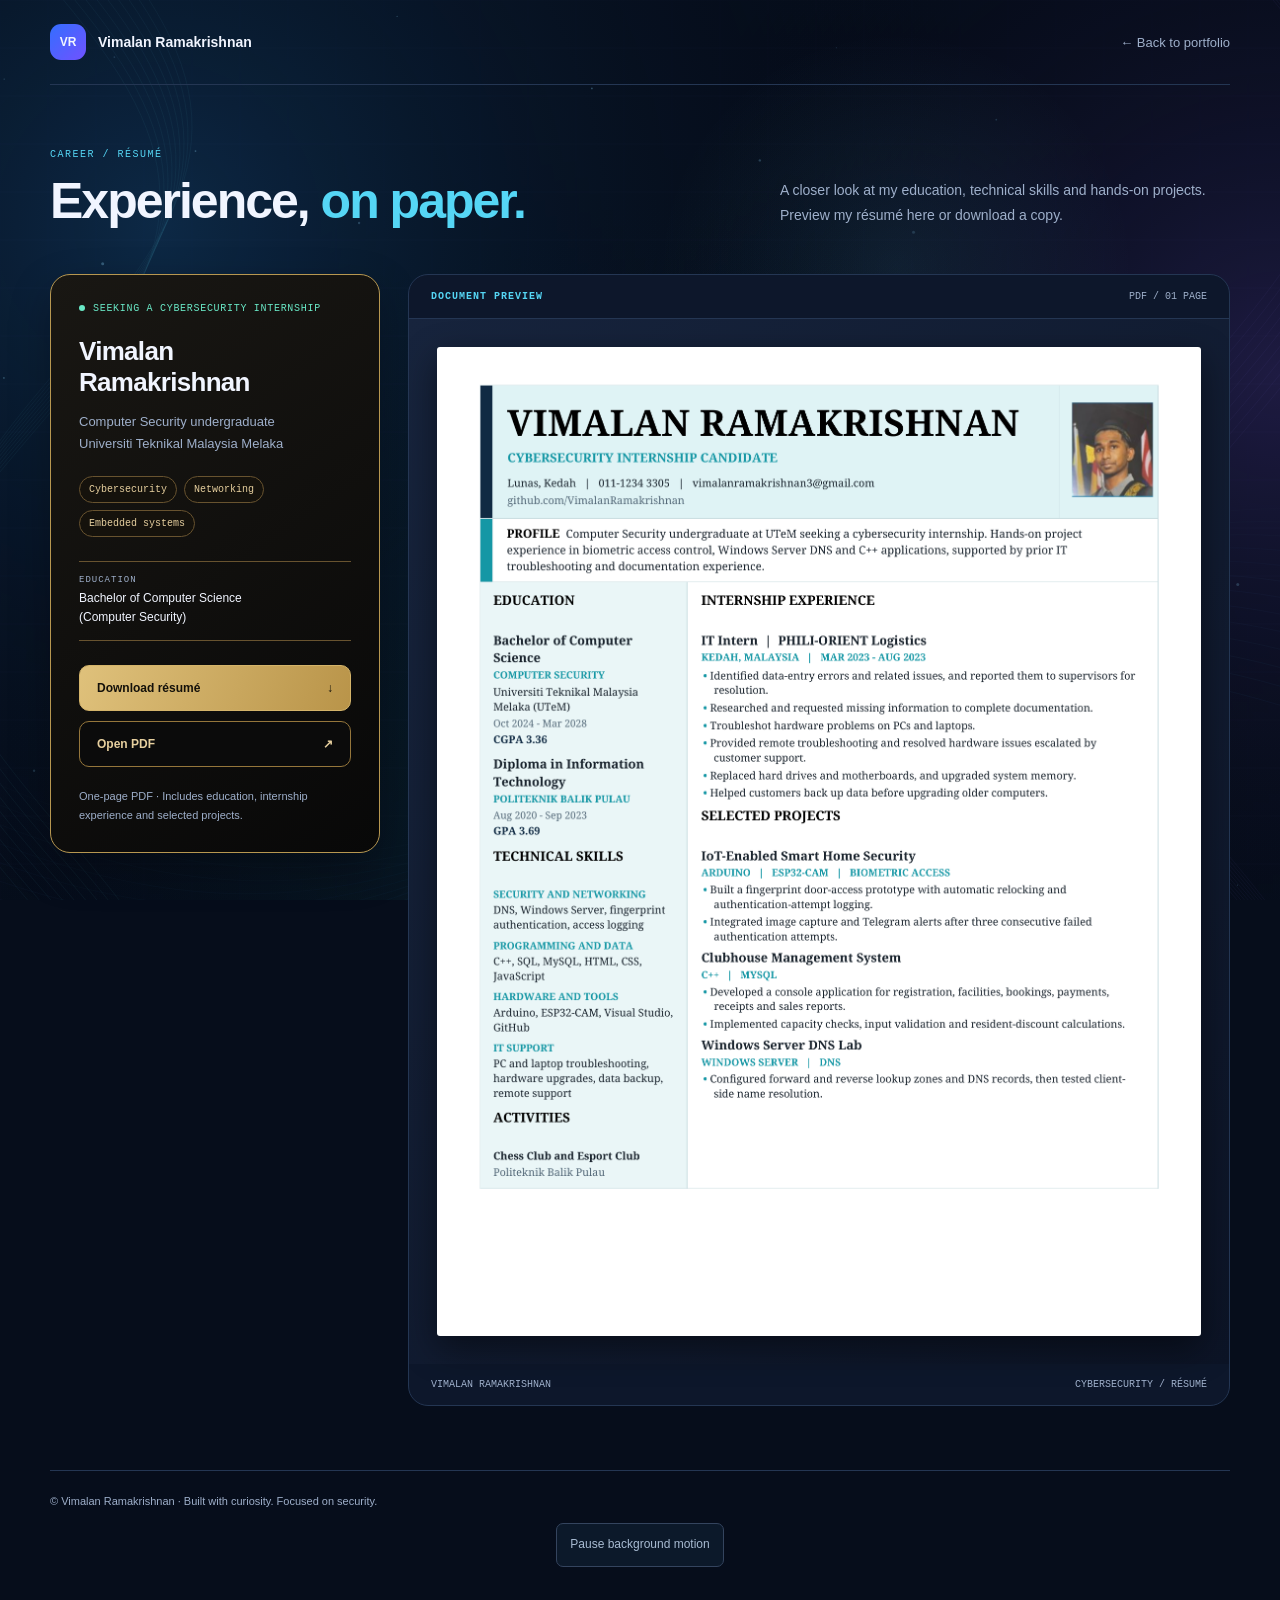
<file: resume.html>
<!doctype html>
<html lang="en"><head><meta charset="utf-8"><meta name="viewport" content="width=device-width,initial-scale=1"><title>Résumé | Vimalan Ramakrishnan</title>
<style>
:root{color-scheme:dark;--ink:#f1f5ff;--muted:#9eafca;--cyan:#55d6f5;--line:#243653}*{box-sizing:border-box}body{margin:0;background:#070f20;color:var(--ink);font-family:Arial,sans-serif;background-image:radial-gradient(ellipse at 90% 20%,#20244960,transparent 55%)}a{color:inherit;text-decoration:none}button{font:inherit}header{max-width:1180px;margin:auto;padding:24px 0;display:flex;align-items:center;justify-content:space-between;border-bottom:1px solid var(--line)}.brand{display:flex;align-items:center;gap:12px;font-size:14px;font-weight:700}.mark{display:grid;place-items:center;width:36px;height:36px;border-radius:11px;background:linear-gradient(135deg,#346eff,#7052ff);font-size:12px}.back{font-size:13px;color:var(--muted)}main{max-width:1180px;margin:64px auto}.eyebrow,.meta{font:10px monospace;letter-spacing:1.5px;color:var(--cyan);text-transform:uppercase}.intro{display:flex;align-items:end;justify-content:space-between;gap:28px;margin-bottom:32px}h1{font-size:50px;letter-spacing:-2px;margin:12px 0}h1 span{color:var(--cyan)}.intro p{max-width:450px;color:var(--muted);font-size:14px;line-height:1.8}.layout{display:grid;grid-template-columns:330px 1fr;gap:28px;align-items:start}.panel{border:1px solid var(--line);border-radius:20px;background:linear-gradient(145deg,#112044,#0b1427);padding:28px}.status{font:10px monospace;color:#69e8c6;letter-spacing:.7px}.status:before{content:'';display:inline-block;width:6px;height:6px;border-radius:50%;background:#69e8c6;margin-right:8px}h2{font-size:26px;letter-spacing:-.7px;line-height:1.2;margin:22px 0 10px}.role{font-size:13px;color:var(--muted);line-height:1.7}.tags{display:flex;flex-wrap:wrap;gap:7px;margin:20px 0}.tags span{font:10px monospace;border:1px solid #30425f;border-radius:20px;padding:7px 9px;color:#b5d9ef}.facts{margin:24px 0;border-top:1px solid var(--line)}.fact{padding:13px 0;border-bottom:1px solid var(--line);font-size:12px;line-height:1.6}.fact small{display:block;color:var(--muted);font:9px monospace;text-transform:uppercase;letter-spacing:1px;margin-bottom:4px}.button{display:flex;align-items:center;justify-content:space-between;padding:15px 17px;border-radius:10px;background:linear-gradient(110deg,#356dff,#7356ff);font-weight:700;font-size:12px;transition:transform .2s,filter .2s}.button:hover{transform:translateY(-2px);filter:brightness(1.12)}.secondary{background:transparent;border:1px solid var(--line);margin-top:10px;color:#c6d4eb}.note{color:var(--muted);font-size:11px;line-height:1.7;margin:20px 0 0}.viewer{border:1px solid var(--line);border-radius:20px;overflow:hidden;background:#0d172b}.toolbar{padding:16px 22px;display:flex;justify-content:space-between;align-items:center;border-bottom:1px solid var(--line);font:10px monospace;color:var(--muted)}.toolbar strong{color:var(--cyan);letter-spacing:1px}.paper-wrap{padding:28px;background:linear-gradient(135deg,#17243d,#0c1426)}.paper{display:block;width:100%;height:auto;box-shadow:0 12px 35px #0007;border-radius:3px}.viewer-bottom{padding:15px 22px;display:flex;justify-content:space-between;font:10px monospace;color:var(--muted)}footer{max-width:1180px;margin:40px auto;padding:24px 0;border-top:1px solid var(--line);font-size:11px;color:var(--muted)}a:focus-visible{outline:2px solid var(--cyan);outline-offset:5px}.panel,.viewer{animation:enter .5s ease both}.viewer{animation-delay:.08s}@keyframes enter{from{opacity:0;transform:translateY(12px)}to{opacity:1;transform:none}}@media(prefers-reduced-motion:reduce){*{animation:none!important;transition:none!important}}@media(max-width:1250px){header,main,footer{margin-left:28px;margin-right:28px}}@media(max-width:760px){header{padding:20px 0}.brand{font-size:12px}.intro{display:block}h1{font-size:40px}.layout{grid-template-columns:1fr}.panel{padding:24px}main{margin-top:35px}.paper-wrap{padding:12px}.intro p{max-width:none}.toolbar{padding:14px}.viewer-bottom{padding:14px;font-size:9px}}
/* Profile card: black surface with restrained gold detailing. */
.panel{background:linear-gradient(145deg,#191713,#080808);border-color:#b79750;box-shadow:0 16px 40px #0004}
.panel .tags span{border-color:#68532f;color:#e6cf9e;background:#15120c}
.panel .facts,.panel .fact{border-color:#68532f}
.panel .button{background:linear-gradient(110deg,#dfc17b,#b99449);color:#14110a;border:1px solid #d4b46a}
.panel .button.secondary{background:#0b0b0b;color:#e6cf9e;border-color:#95763b}
.panel .button:focus-visible{outline-color:#dfc17b}
</style><link rel="stylesheet" href="animated-background.css?v=33" />
<script src="animated-background.js?v=33" defer></script>
</head><body>
<header><a class="brand" href="index.html"><span class="mark">VR</span>Vimalan Ramakrishnan</a><a class="back" href="index.html">← Back to portfolio</a></header>
<main><div class="intro"><div><div class="eyebrow">Career / Résumé</div><h1>Experience, <span>on paper.</span></h1></div><p>A closer look at my education, technical skills and hands-on projects. Preview my résumé here or download a copy.</p></div>
<div class="layout"><aside class="panel"><div class="status">SEEKING A CYBERSECURITY INTERNSHIP</div><h2>Vimalan<br>Ramakrishnan</h2><p class="role">Computer Security undergraduate<br>Universiti Teknikal Malaysia Melaka</p><div class="tags"><span>Cybersecurity</span><span>Networking</span><span>Embedded systems</span></div><div class="facts"><div class="fact"><small>Education</small>Bachelor of Computer Science<br>(Computer Security)</div></div><a class="button" href="assets/resume/Vimalan_Ramakrishnan_Resume.pdf" download="Vimalan_Ramakrishnan_Resume.pdf">Download résumé <span aria-hidden="true">↓</span></a><a class="button secondary" href="assets/resume/Vimalan_Ramakrishnan_Resume.pdf" target="_blank" rel="noopener">Open PDF <span aria-hidden="true">↗</span></a><p class="note">One-page PDF · Includes education, internship experience and selected projects.</p></aside>
<section class="viewer" aria-label="Résumé preview"><div class="toolbar"><strong>DOCUMENT PREVIEW</strong><span>PDF / 01 PAGE</span></div><div class="paper-wrap"><img class="paper" src="assets/resume/resume-preview.png" alt="Résumé of Vimalan Ramakrishnan, covering education, technical skills, internship at PHILI-ORIENT Logistics and three selected projects. Use Open PDF for selectable text."></div><div class="viewer-bottom"><span>VIMALAN RAMAKRISHNAN</span><span>CYBERSECURITY / RÉSUMÉ</span></div></section></div></main><footer>© Vimalan Ramakrishnan · Built with curiosity. Focused on security.</footer></body></html>
</file>
<file: styles.css>
:root {
  --text: #f3f7ff;
  --muted: #9daccc;
  --bg: #050b19;
  --panel: rgba(14, 27, 57, 0.62);
  --panel-strong: rgba(18, 35, 75, 0.82);
  --line: rgba(157, 185, 255, 0.16);
  --blue: #2f74ff;
  --violet: #7657ff;
  --cyan: #5cddff;
  --max: 1180px;
}

* { box-sizing: border-box; }
html { scroll-behavior: smooth; }
body {
  margin: 0;
  overflow-x: hidden;
  background:
    radial-gradient(circle at 18% 8%, rgba(47, 116, 255, .17), transparent 31rem),
    radial-gradient(circle at 90% 30%, rgba(118, 87, 255, .14), transparent 30rem),
    linear-gradient(160deg, #050b19 0%, #081329 52%, #050a17 100%);
  color: var(--text);
  font-family: Inter, ui-sans-serif, system-ui, -apple-system, BlinkMacSystemFont, "Segoe UI", sans-serif;
  font-size: 16px;
  line-height: 1.65;
}

body::before {
  content: "";
  position: fixed;
  inset: 0;
  z-index: -3;
  background-image:
    linear-gradient(rgba(121, 154, 228, .035) 1px, transparent 1px),
    linear-gradient(90deg, rgba(121, 154, 228, .035) 1px, transparent 1px);
  background-size: 72px 72px;
  mask-image: linear-gradient(to bottom, black, transparent 85%);
}

a { color: inherit; }
.ambient { position: fixed; z-index: -2; border-radius: 50%; filter: blur(90px); opacity: .26; pointer-events: none; }
.ambient-one { width: 380px; height: 380px; top: 17%; right: -160px; background: var(--violet); }
.ambient-two { width: 300px; height: 300px; bottom: 4%; left: -150px; background: var(--blue); }
.skip-link { position: fixed; left: 1rem; top: -5rem; z-index: 100; background: var(--text); color: var(--bg); padding: .7rem 1rem; border-radius: 10px; font-weight: 800; }
.skip-link:focus { top: 1rem; }

.site-header {
  position: relative;
  z-index: 30;
  width: min(calc(100% - 2rem), var(--max));
  min-height: 82px;
  margin: 0 auto;
  display: flex;
  align-items: center;
  justify-content: space-between;
  border-bottom: 1px solid var(--line);
}
.brand { display: inline-flex; align-items: center; gap: .8rem; text-decoration: none; font-weight: 750; letter-spacing: -.02em; }
.brand-mark { display: grid; place-items: center; width: 40px; height: 40px; border-radius: 12px; background: linear-gradient(135deg, var(--blue), var(--violet)); box-shadow: 0 12px 30px rgba(47,116,255,.3); font: 800 .78rem/1 ui-monospace, monospace; }
nav { display: flex; align-items: center; gap: 1.5rem; }
nav a { color: var(--muted); text-decoration: none; font-size: .92rem; font-weight: 650; transition: color .2s ease; }
nav a:hover, nav a:focus-visible { color: var(--text); }
.nav-cta { padding: .6rem .9rem; border: 1px solid var(--line); border-radius: 11px; background: rgba(255,255,255,.035); }
.menu-button { display: none; border: 1px solid var(--line); border-radius: 10px; background: rgba(255,255,255,.04); color: var(--text); padding: .55rem .8rem; font: inherit; }

main, footer { width: min(calc(100% - 2rem), var(--max)); margin: 0 auto; }
.hero { min-height: calc(100vh - 82px); display: grid; grid-template-columns: 1.32fr .68fr; align-items: center; gap: clamp(2.5rem, 7vw, 7rem); padding: 5.5rem 0; }
.eyebrow, .section-index, .card-label { color: var(--cyan); text-transform: uppercase; letter-spacing: .15em; font: 700 .78rem/1.4 ui-monospace, SFMono-Regular, Consolas, monospace; }
.eyebrow span { display: inline-block; width: 26px; height: 1px; margin-right: .65rem; vertical-align: middle; background: linear-gradient(90deg, var(--cyan), var(--violet)); }
h1, h2, h3 { margin-top: 0; line-height: 1.06; letter-spacing: -.045em; }
h1 { max-width: 830px; margin-bottom: 1.45rem; font-size: clamp(3.3rem, 7.3vw, 6.55rem); font-weight: 820; }
h1 span, h2 span { color: transparent; background: linear-gradient(100deg, var(--cyan), #80a7ff 40%, #ab86ff 64%, var(--cyan)); background-size: 220% 100%; -webkit-background-clip: text; background-clip: text; }
.hero h1 span { animation: hero-gradient-travel 7s ease-in-out infinite alternate; }
.hero-copy > * { animation: hero-content-rise .7s cubic-bezier(.22,.78,.2,1) both; }
.hero-copy > :nth-child(2) { animation-delay: .08s; }
.hero-copy > :nth-child(3) { animation-delay: .16s; }
.hero-copy > :nth-child(4) { animation-delay: .24s; }
.hero-copy > :nth-child(5) { animation-delay: .32s; }
.hero-lede { max-width: 640px; color: var(--muted); font-size: clamp(1.08rem, 2vw, 1.27rem); }
.hero-actions { display: flex; flex-wrap: wrap; gap: .85rem; margin-top: 2rem; }
.button { position: relative; isolation: isolate; display: inline-flex; align-items: center; justify-content: center; gap: .65rem; min-height: 50px; overflow: hidden; padding: .75rem 1.2rem; border: 1px solid var(--line); border-radius: 12px; text-decoration: none; font-weight: 780; transition: transform .2s ease, border-color .2s ease, box-shadow .2s ease, background .2s ease; }
.button:hover { transform: translateY(-2px); }
.button.primary { border-color: transparent; background: linear-gradient(115deg, var(--blue), var(--violet)); box-shadow: 0 15px 34px rgba(47,116,255,.28); }
.button.primary::before { content: ""; position: absolute; z-index: -1; top: -50%; bottom: -50%; left: -35%; width: 30%; background: linear-gradient(90deg, transparent, rgba(255,255,255,.34), transparent); transform: skewX(-20deg) translateX(-220%); transition: transform .58s ease; }
.button.primary:hover::before, .button.primary:focus-visible::before { transform: skewX(-20deg) translateX(580%); }
.button.primary:hover, .button.primary:focus-visible { box-shadow: 0 18px 42px rgba(87,91,255,.42); }
.button.secondary { background: rgba(255,255,255,.035); backdrop-filter: blur(14px); }
.button.secondary:hover, .button.secondary:focus-visible { border-color: rgba(92,221,255,.55); background: rgba(92,221,255,.06); }
.hero-meta { display: flex; flex-wrap: wrap; gap: 1.6rem; margin-top: 3.2rem; padding-top: 1.15rem; border-top: 1px solid var(--line); }
.hero-meta p { display: grid; gap: .18rem; margin: 0; min-width: 130px; }
.hero-meta strong { color: #7082a7; text-transform: uppercase; letter-spacing: .1em; font: 700 .7rem/1.3 ui-monospace, monospace; }
.hero-meta span { color: #cbd7ed; font-size: .9rem; }
.hero-meta .status::before { content: ""; display: inline-block; width: 7px; height: 7px; margin-right: .5rem; border-radius: 50%; background: var(--cyan); box-shadow: 0 0 13px var(--cyan); }

.glass-panel, .identity-card { border: 1px solid var(--line); background: linear-gradient(145deg, rgba(20,39,82,.68), rgba(9,20,44,.48)); box-shadow: inset 0 1px 0 rgba(255,255,255,.045), 0 24px 70px rgba(0,0,0,.22); backdrop-filter: blur(18px); }
.identity-card { --identity-rx: 0deg; --identity-ry: -3deg; position: relative; isolation: isolate; min-height: 530px; overflow: hidden; padding: 1.4rem; border-radius: 26px; cursor: pointer; transform: perspective(950px) rotateX(var(--identity-rx)) rotateY(var(--identity-ry)) translateY(0); transform-style: preserve-3d; transition: transform .3s cubic-bezier(.22,.78,.2,1), border-color .3s ease, box-shadow .3s ease; }
.identity-card:hover { border-color: rgba(92,221,255,.42); box-shadow: inset 0 1px 0 rgba(255,255,255,.07), 0 32px 85px rgba(0,0,0,.32), 0 0 40px rgba(47,116,255,.08); transform: perspective(950px) rotateX(var(--identity-rx)) rotateY(var(--identity-ry)) translateY(-5px); }
.identity-card:focus-visible { outline: 2px solid var(--cyan); outline-offset: 5px; }
.identity-card-head { position: relative; z-index: 8; display: flex; align-items: center; justify-content: space-between; gap: 1rem; }
.identity-card-head .card-label { margin: 0; }
.identity-state { display: inline-flex; align-items: center; gap: .42rem; padding: .34rem .48rem; border: 1px solid rgba(92,221,255,.24); border-radius: 6px; background: rgba(3,12,29,.5); color: #aabada; letter-spacing: .08em; font: 800 .52rem/1 ui-monospace, monospace; }
.identity-state i { width: 6px; height: 6px; border-radius: 50%; background: var(--cyan); box-shadow: 0 0 10px rgba(92,221,255,.85); }
.card-glow { position: absolute; z-index: -1; width: 300px; height: 300px; top: 20%; left: 12%; border-radius: 50%; background: rgba(65,93,255,.38); filter: blur(75px); }
.card-label { margin: 0; }
.monogram { position: relative; z-index: 2; margin: 4.5rem 0 0; color: transparent; -webkit-text-stroke: 1px rgba(160,205,255,.85); font-size: clamp(7rem, 15vw, 11rem); font-weight: 900; line-height: .72; letter-spacing: -.15em; text-shadow: 0 0 42px rgba(92,221,255,.2); transition: filter .3s ease, -webkit-text-stroke-color .3s ease, transform .3s ease; }
.orbit { position: absolute; z-index: 1; border: 1px solid rgba(115,164,255,.2); border-radius: 50%; }
.orbit-one { width: 330px; height: 330px; top: 80px; left: 60px; }
.orbit-two { width: 230px; height: 230px; top: 130px; left: 105px; border-color: rgba(151,113,255,.24); }
.identity-card:hover .orbit-one { animation: identity-orbit-spin 9s linear infinite; }
.identity-card:hover .orbit-two { animation: identity-orbit-spin-reverse 6s linear infinite; }
.identity-card:hover .monogram { filter: drop-shadow(0 0 13px rgba(92,221,255,.32)); transform: translateZ(16px); }
.orbit::before, .orbit::after { content: ""; position: absolute; width: 7px; height: 7px; border-radius: 50%; background: var(--cyan); box-shadow: 0 0 12px rgba(92,221,255,.9); }
.orbit::before { top: 20%; left: 4%; }
.orbit::after { right: 11%; bottom: 11%; background: #a487ff; box-shadow: 0 0 12px rgba(164,135,255,.85); }
.identity-scan-line { position: absolute; z-index: 7; top: 55px; right: 0; left: 0; height: 2px; opacity: 0; background: linear-gradient(90deg, transparent, var(--cyan) 18%, #fff 50%, var(--cyan) 82%, transparent); box-shadow: 0 0 18px rgba(92,221,255,.95); pointer-events: none; }
.identity-card.scanning .identity-scan-line { animation: identity-card-scan 2.2s cubic-bezier(.4,0,.2,1) forwards; }
.identity-name { position: relative; z-index: 2; margin: 1.65rem 0 1rem; font-size: 1.35rem; font-weight: 760; line-height: 1.1; letter-spacing: -.02em; }
.identity-path { position: relative; z-index: 2; display: flex; align-items: center; gap: .55rem; padding-top: 1rem; border-top: 1px solid var(--line); color: var(--muted); text-transform: uppercase; letter-spacing: .07em; font: 700 .65rem/1.2 ui-monospace, monospace; }
.identity-path i { flex: 1; height: 1px; background: linear-gradient(90deg, var(--blue), var(--violet)); }
.identity-path span { transition: color .22s ease, text-shadow .22s ease; }
.identity-path span.active { color: var(--cyan); text-shadow: 0 0 12px rgba(92,221,255,.8); }
.identity-path span.done { color: #75f5c7; }
.identity-console { position: relative; z-index: 5; display: grid; grid-template-columns: repeat(3,minmax(0,1fr)); gap: .45rem; margin-top: 1.05rem; }
.identity-console > div { min-width: 0; padding: .52rem .55rem; border: 1px solid rgba(157,185,255,.12); border-radius: 8px; background: rgba(2,9,23,.45); }
.identity-console span, .identity-console b { display: block; overflow: hidden; text-overflow: ellipsis; white-space: nowrap; font-family: ui-monospace, monospace; }
.identity-console span { color: #687da5; letter-spacing: .08em; font-size: .48rem; }
.identity-console b { margin-top: .22rem; color: #c8d6ef; font-size: .55rem; }
.identity-hint { position: relative; z-index: 5; display: flex; align-items: center; justify-content: center; gap: .45rem; margin: .8rem 0 0; color: #7990b6; text-transform: uppercase; letter-spacing: .08em; font: 750 .52rem/1.2 ui-monospace, monospace; transition: color .22s ease; }
.identity-hint span { color: var(--cyan); font-size: .8rem; }
.identity-card:hover .identity-hint { color: #c6d7f2; }
.identity-card.verified { border-color: rgba(117,245,199,.46); box-shadow: inset 0 1px rgba(255,255,255,.06), 0 30px 80px rgba(0,0,0,.3), 0 0 34px rgba(117,245,199,.08); }
.identity-card.verified .identity-state { border-color: rgba(117,245,199,.38); color: #75f5c7; }
.identity-card.verified .identity-state i { background: #75f5c7; box-shadow: 0 0 12px rgba(117,245,199,.9); }
.identity-card.verified #identity-trust { color: #75f5c7; }
@keyframes identity-orbit-spin { to { transform: rotate(360deg); } }
@keyframes identity-orbit-spin-reverse { to { transform: rotate(-360deg); } }
@keyframes identity-card-scan { 0% { top: 55px; opacity: 0; } 8% { opacity: 1; } 88% { opacity: .9; } 100% { top: calc(100% - 44px); opacity: 0; } }
@keyframes hero-gradient-travel { from { background-position: 0% 50%; } to { background-position: 100% 50%; } }
@keyframes hero-content-rise { from { opacity: 0; transform: translateY(16px); } to { opacity: 1; transform: translateY(0); } }

/* Interactive project-orbit hero */
.orbit-hero { grid-template-columns: minmax(0,.92fr) minmax(490px,1.08fr); column-gap: clamp(2rem,3.8vw,3.8rem); padding: 2.7rem 0 3rem; }
.orbit-hero-copy { align-self: center; }
.orbit-hero-copy h1 { max-width: 560px; margin-bottom: 1rem; font-size: clamp(3.15rem,4.7vw,4.7rem); line-height: 1; }
.orbit-visual-column { align-self: center; min-width: 0; }
.orbit-owner-heading { position: relative; margin: 0 0 .9rem; padding: 0 0 .78rem .9rem; border-left: 2px solid var(--cyan); }
.orbit-owner-heading::after { content: ""; position: absolute; bottom: 0; left: 0; width: 100%; height: 1px; background: linear-gradient(90deg,rgba(92,221,255,.72),rgba(118,87,255,.28),transparent 82%); transform-origin: left; animation: owner-line-arrive .9s .35s cubic-bezier(.22,.78,.2,1) both; }
.orbit-owner-heading p { margin: 0 0 .22rem; color: var(--cyan); letter-spacing: .16em; font: 800 .58rem/1.2 ui-monospace,monospace; }
.orbit-owner-heading h2 { margin: 0; font-size: clamp(1.65rem,2.1vw,2.05rem); letter-spacing: -.035em; }
.orbit-owner-heading > span { display: block; margin-top: .26rem; color: #8297ba; letter-spacing: .055em; font: 700 .63rem/1.3 ui-monospace,monospace; }
.hero-live-bar { display: flex; align-items: center; justify-content: space-between; gap: 1rem; margin-bottom: 2.2rem; padding: .65rem .78rem; border: 1px solid rgba(92,221,255,.16); border-radius: 10px; background: rgba(4,14,33,.55); color: #90a2c3; letter-spacing: .08em; font: 750 .62rem/1.2 ui-monospace,monospace; }
.hero-live-bar span { display: inline-flex; align-items: center; gap: .5rem; }
.hero-live-bar i { width: 7px; height: 7px; border-radius: 50%; background: #75f5c7; box-shadow: 0 0 12px rgba(117,245,199,.9); animation: orbit-online-pulse 1.7s ease-in-out infinite; }
.hero-live-bar b { color: var(--cyan); font: inherit; }
.hero-tech-rail { display: flex; flex-wrap: wrap; gap: .5rem; margin-top: 1.55rem; }
.hero-tech-rail span { padding: .46rem .68rem; border: 1px solid rgba(157,185,255,.16); border-radius: 999px; background: rgba(7,17,38,.6); color: #8fa3c7; letter-spacing: .06em; font: 700 .65rem/1 ui-monospace,monospace; transition: color .2s ease,border-color .2s ease,transform .2s ease; }
.hero-tech-rail span:hover { color: var(--cyan); border-color: rgba(92,221,255,.45); transform: translateY(-2px); }
.project-orbit-console { position: relative; isolation: isolate; overflow: hidden; border: 1px solid rgba(92,221,255,.22); border-radius: 22px; background: linear-gradient(150deg,rgba(11,28,61,.9),rgba(4,12,29,.92)); box-shadow: inset 0 1px rgba(255,255,255,.045),0 24px 65px rgba(0,0,0,.28),0 0 45px rgba(47,116,255,.05); }
.project-orbit-console::before { content: ""; position: absolute; z-index: -1; inset: 0; background-image: linear-gradient(rgba(92,221,255,.035) 1px,transparent 1px),linear-gradient(90deg,rgba(92,221,255,.035) 1px,transparent 1px); background-size: 32px 32px; mask-image: linear-gradient(to bottom,#000,transparent 76%); }
.orbit-console-head { display: flex; align-items: center; justify-content: space-between; gap: 1rem; padding: .9rem 1rem; border-bottom: 1px solid rgba(92,221,255,.14); background: rgba(3,11,26,.62); }
.orbit-console-head p { display: inline-flex; align-items: center; gap: .55rem; margin: 0; color: #bfd0eb; letter-spacing: .1em; font: 800 .62rem/1 ui-monospace,monospace; }
.orbit-console-head p i { width: 7px; height: 7px; border-radius: 50%; background: var(--cyan); box-shadow: 0 0 12px rgba(92,221,255,.9); }
.orbit-console-head > span { color: #7185a9; letter-spacing: .1em; font: 700 .55rem/1 ui-monospace,monospace; }
.project-orbit-stage { position: relative; height: 300px; overflow: hidden; }
.project-orbit-stage::after { content: ""; position: absolute; inset: 18% 22%; border-radius: 50%; background: rgba(47,116,255,.12); filter: blur(42px); }
.project-orbit-ring { position: absolute; z-index: 1; top: 50%; left: 50%; border: 1px solid rgba(92,221,255,.18); border-radius: 50%; transform: translate(-50%,-50%); pointer-events: none; }
.ring-outer { width: 268px; height: 268px; border-style: dashed; animation: project-orbit-turn 24s linear infinite; }
.ring-inner { width: 172px; height: 172px; border-color: rgba(146,113,255,.24); animation: project-orbit-turn-reverse 17s linear infinite; }
.project-orbit-ring::before,.project-orbit-ring::after { content: ""; position: absolute; width: 7px; height: 7px; border-radius: 50%; background: var(--cyan); box-shadow: 0 0 14px rgba(92,221,255,.9); }
.project-orbit-ring::before { top: 18%; left: 4%; }
.project-orbit-ring::after { right: 8%; bottom: 13%; background: #9a7dff; box-shadow: 0 0 14px rgba(154,125,255,.9); }
.orbit-hub { position: absolute; z-index: 4; top: 50%; left: 50%; width: 106px; height: 106px; padding: 0; border: 1px solid rgba(92,221,255,.5); border-radius: 50%; background: radial-gradient(circle,rgba(30,79,140,.88),rgba(5,18,40,.96) 70%); color: inherit; box-shadow: inset 0 0 26px rgba(92,221,255,.13),0 0 34px rgba(47,116,255,.18); cursor: default; transform: translate(-50%,-50%); }
.orbit-hub::before { content: ""; position: absolute; inset: -9px; border: 1px solid rgba(92,221,255,.18); border-radius: inherit; animation: orbit-hub-pulse 2.4s ease-in-out infinite; }
.orbit-hub strong,.orbit-hub small { position: absolute; z-index: 2; right: 0; left: 0; text-align: center; transition: opacity .2s ease,transform .2s ease; }
.orbit-hub strong { top: 29%; color: #e9f6ff; letter-spacing: -.06em; font: 850 2.2rem/1 ui-monospace,monospace; transform: translateY(-50%); }
.orbit-hub small { top: 68%; color: var(--cyan); letter-spacing: .12em; font: 750 .48rem/1 ui-monospace,monospace; }
.orbit-hub:focus-visible { outline: 2px solid rgba(92,221,255,.72); outline-offset: 5px; }
.core-label { position: absolute; z-index: 8; top: 50%; left: 50%; color: #fff4cf; letter-spacing: .08em; font: 900 .9rem/1 ui-monospace,monospace; opacity: 0; pointer-events: none; text-shadow: 0 0 9px #ffbc5b,0 0 20px rgba(255,111,75,.8); transform: translate(-50%,-50%) scale(.65); }
.core-particles,.core-particles i { position: absolute; z-index: 7; top: 50%; left: 50%; pointer-events: none; }
.core-particles i { --spark-x: 0px; --spark-y: -72px; width: 5px; height: 5px; margin: -2px; border-radius: 50%; background: #ffd05c; opacity: 0; box-shadow: 0 0 8px currentColor; }
.core-particles i:nth-child(2) { --spark-x: 38px; --spark-y: -62px; background: #ff7b62; }
.core-particles i:nth-child(3) { --spark-x: 68px; --spark-y: -30px; background: #7ef4ff; }
.core-particles i:nth-child(4) { --spark-x: 76px; --spark-y: 5px; background: #a28aff; }
.core-particles i:nth-child(5) { --spark-x: 58px; --spark-y: 48px; background: #75f5c7; }
.core-particles i:nth-child(6) { --spark-x: 24px; --spark-y: 70px; background: #ffd05c; }
.core-particles i:nth-child(7) { --spark-x: -20px; --spark-y: 72px; background: #ff7b62; }
.core-particles i:nth-child(8) { --spark-x: -58px; --spark-y: 48px; background: #7ef4ff; }
.core-particles i:nth-child(9) { --spark-x: -76px; --spark-y: 9px; background: #a28aff; }
.core-particles i:nth-child(10) { --spark-x: -68px; --spark-y: -30px; background: #75f5c7; }
.core-particles i:nth-child(11) { --spark-x: -38px; --spark-y: -62px; background: #ffd05c; }
.core-particles i:nth-child(12) { --spark-x: 45px; --spark-y: 54px; background: #ff7b62; }
.orbit-hub.core-active strong,.orbit-hub.core-active small { opacity: 0; transform: translateY(-50%) scale(.7); }
.orbit-hub.core-active .core-label { animation: core-label-in 2.55s ease both; }
.orbit-hub.core-active .core-particles i { animation: core-particle-out .78s cubic-bezier(.17,.67,.24,1) both; }
.orbit-hub.core-active .core-particles i:nth-child(2n) { animation-delay: .07s; }
.orbit-hub.core-active .core-particles i:nth-child(3n) { animation-delay: .13s; }
.orbit-hub.core-active::after { content: ""; position: absolute; z-index: 6; inset: 50%; border: 1px solid #ffd05c; border-radius: 50%; opacity: 0; animation: core-ring-out .75s ease-out both; }
.project-node { position: absolute; z-index: 6; display: grid; grid-template-columns: auto 1fr; align-items: center; gap: .12rem .4rem; width: 96px; min-height: 60px; padding: .52rem; border: 1px solid rgba(157,185,255,.2); border-radius: 12px; background: rgba(7,19,43,.94); color: #dce8fb; text-align: left; cursor: pointer; box-shadow: 0 10px 25px rgba(0,0,0,.24); transition: transform .22s ease,border-color .22s ease,box-shadow .22s ease,background .22s ease; }
.project-node:hover,.project-node:focus-visible { transform: translateY(-3px); border-color: rgba(92,221,255,.65); }
.project-node.active { border-color: rgba(117,245,199,.66); background: rgba(14,53,65,.94); box-shadow: 0 0 24px rgba(117,245,199,.12),0 12px 28px rgba(0,0,0,.3); }
.project-node b { grid-row: 1 / 3; display: grid; place-items: center; width: 26px; height: 26px; border: 1px solid rgba(92,221,255,.28); border-radius: 8px; color: var(--cyan); font: 800 .55rem/1 ui-monospace,monospace; }
.project-node span { overflow: hidden; font: 800 .72rem/1.2 ui-monospace,monospace; text-overflow: ellipsis; white-space: nowrap; }
.project-node small { color: #7187aa; letter-spacing: .08em; font: 700 .45rem/1 ui-monospace,monospace; }
.project-node.active small { color: #75f5c7; }
.node-iot { top: 24px; left: 50%; transform: translateX(-50%); }
.node-iot:hover,.node-iot:focus-visible { transform: translateX(-50%) translateY(-3px); }
.node-club { bottom: 30px; left: 9%; }
.node-dns { right: 9%; bottom: 30px; }
.orbit-packet { position: absolute; z-index: 5; width: 8px; height: 8px; border-radius: 50%; background: #75f5c7; box-shadow: 0 0 14px rgba(117,245,199,.95); pointer-events: none; }
.packet-one { top: calc(50% - 4px); left: calc(50% - 4px); animation: packet-to-iot 2.7s ease-in-out infinite; }
.packet-two { top: calc(50% - 4px); left: calc(50% - 4px); background: #9f86ff; animation: packet-to-project 3.3s 1.1s ease-in-out infinite; }
.orbit-project-readout { min-height: 155px; padding: .9rem 1.1rem 1rem; border-top: 1px solid rgba(92,221,255,.14); background: rgba(3,11,27,.72); }
.orbit-project-readout > p:first-child { display: flex; align-items: center; justify-content: space-between; gap: 1rem; margin: 0 0 .55rem; }
.orbit-project-readout > p:first-child span,.orbit-project-readout > p:first-child i { letter-spacing: .1em; font: 750 .55rem/1 ui-monospace,monospace; }
.orbit-project-readout > p:first-child span { color: var(--cyan); }
.orbit-project-readout > p:first-child i { color: #75f5c7; font-style: normal; }
.orbit-project-readout h2 { margin: 0 0 .42rem; font-size: clamp(1.4rem,2.2vw,1.9rem); letter-spacing: -.035em; }
.orbit-project-readout > p:not(:first-child) { max-width: 620px; margin: 0; color: #96a9c9; font-size: .92rem; line-height: 1.55; }
.orbit-project-footer { display: flex; align-items: center; justify-content: space-between; gap: .85rem; margin-top: .75rem; }
.orbit-project-footer > div { display: flex; flex-wrap: wrap; gap: .4rem; }
.orbit-project-footer > div span { padding: .32rem .46rem; border: 1px solid rgba(92,221,255,.18); border-radius: 999px; color: #9eb1d1; font: 700 .55rem/1 ui-monospace,monospace; }
.orbit-project-footer a { flex: 0 0 auto; color: #e9f7ff; text-decoration-color: var(--cyan); text-underline-offset: 5px; font-size: .8rem; font-weight: 800; }
.project-orbit-console.node-switching .orbit-project-readout { animation: orbit-readout-switch .32s ease both; }
.orbit-hero-meta { grid-column: 1 / -1; display: grid; grid-template-columns: repeat(4,minmax(0,1fr)); width: min(100%,980px); margin: .15rem auto 0; padding: .8rem 1rem; border: 1px solid rgba(157,185,255,.13); border-radius: 14px; background: rgba(5,15,34,.52); }
.orbit-hero-meta p { min-width: 0; }
@keyframes project-orbit-turn { to { transform: translate(-50%,-50%) rotate(360deg); } }
@keyframes project-orbit-turn-reverse { to { transform: translate(-50%,-50%) rotate(-360deg); } }
@keyframes orbit-hub-pulse { 0%,100% { opacity: .45; transform: scale(.96); } 50% { opacity: 1; transform: scale(1.08); } }
@keyframes orbit-online-pulse { 0%,100% { opacity: .55; } 50% { opacity: 1; } }
@keyframes packet-to-iot { 0%,15% { transform: translate(0,0); opacity: 0; } 25% { opacity: 1; } 75% { opacity: 1; } 90%,100% { transform: translate(0,-132px); opacity: 0; } }
@keyframes packet-to-project { 0%,15% { transform: translate(0,0); opacity: 0; } 25% { opacity: 1; } 75% { opacity: 1; } 90%,100% { transform: translate(150px,112px); opacity: 0; } }
@keyframes orbit-readout-switch { from { opacity: .35; transform: translateY(7px); } to { opacity: 1; transform: translateY(0); } }
@keyframes owner-line-arrive { from { opacity: 0; transform: scaleX(0); } to { opacity: 1; transform: scaleX(1); } }
@keyframes core-label-in { 0% { opacity: 0; transform: translate(-50%,-50%) scale(.62); } 12%,76% { opacity: 1; transform: translate(-50%,-50%) scale(1); } 100% { opacity: 0; transform: translate(-50%,-50%) scale(.82); } }
@keyframes core-particle-out { 0% { opacity: 0; transform: translate(0,0) scale(.3); } 18% { opacity: 1; } 100% { opacity: 0; transform: translate(var(--spark-x),var(--spark-y)) scale(.9); } }
@keyframes core-ring-out { 0% { inset: 50%; opacity: .9; } 100% { inset: -38px; opacity: 0; } }

.section { padding: clamp(5.5rem, 11vw, 9.5rem) 0; border-top: 1px solid var(--line); }
.about { display: grid; grid-template-columns: .72fr 1.28fr; column-gap: clamp(2rem, 4.5vw, 3.6rem); row-gap: 2.6rem; align-items: start; }
h2 { margin-bottom: 0; font-size: clamp(2.6rem, 5vw, 4.8rem); }
.about-copy { padding: clamp(1.6rem, 3.4vw, 2.6rem); border-radius: 22px; color: var(--muted); font-size: 1.1rem; }
.about-copy p:first-child { margin-top: 0; color: var(--text); font-size: 1.18rem; }
.principles { display: grid; grid-template-columns: repeat(4, minmax(0, 1fr)); gap: .85rem; margin-top: 2.1rem; }
.principle-card { position: relative; display: grid; grid-template-columns: 44% 56%; min-width: 0; min-height: 108px; overflow: hidden; border: 1px solid var(--line); border-radius: 14px; background: rgba(5,14,32,.55); transition: transform .24s ease, border-color .24s ease, background .24s ease, box-shadow .24s ease; }
.principle-card:hover, .principle-card:focus-visible, .principle-card.is-active { transform: translateY(-3px); border-color: rgba(92,221,255,.7); background: rgba(18,45,79,.72); box-shadow: 0 14px 28px rgba(0,0,0,.18), 0 0 20px rgba(92,221,255,.06); }
.principle-label { display: flex; min-width: 0; flex-direction: column; justify-content: center; gap: .72rem; padding: .9rem .35rem .9rem .8rem; color: #c8d5eb; font-family: ui-monospace, monospace; }
.principle-label b { color: var(--cyan); font-size: .58rem; letter-spacing: .09em; }
.principle-label strong { overflow: visible; font-size: .72rem; white-space: nowrap; }
.principle-scene { position: relative; min-width: 0; overflow: hidden; opacity: .52; transition: opacity .2s ease; }
.principle-card:hover .principle-scene, .principle-card:focus-visible .principle-scene { opacity: 1; }
.mini-human { position: absolute; left: 4px; top: 26px; width: 19px; height: 42px; transform-origin: center bottom; }
.mini-human i { position: absolute; display: block; }
.human-head { left: 5px; top: 0; width: 10px; height: 10px; border-radius: 50%; background: #bdc9db; box-shadow: inset -2px -1px rgba(5,11,25,.22); }
.human-body { left: 3px; top: 11px; width: 14px; height: 19px; border-radius: 7px 7px 4px 4px; background: linear-gradient(145deg,#7c94b7,#4d6385); }
.human-body::before, .human-body::after { content: ""; position: absolute; bottom: -9px; width: 5px; height: 12px; border-radius: 0 0 4px 4px; background: #536988; }
.human-body::before { left: 1px; } .human-body::after { right: 1px; }
.human-arm { left: 13px; top: 14px; width: 14px; height: 5px; border-radius: 4px; background: #7188aa; transform: rotate(17deg); transform-origin: left center; }
.learn-human { top: 32px; transform: rotate(5deg) scale(.9); }
.learn-human .human-body::before { transform: rotate(54deg) translate(3px,-2px); }
.learn-human .human-body::after { transform: rotate(86deg) translate(5px,-4px); }
.learn-human .human-arm { transform: rotate(29deg); }
.learning-book { position: absolute; left: 29px; top: 46px; width: 27px; height: 15px; border: 1px solid #65ddff; border-radius: 2px 6px 2px 2px; transform: skewY(-6deg); }
.learning-book::before { content: ""; position: absolute; left: 50%; top: 1px; bottom: 1px; width: 1px; background: rgba(92,221,255,.55); }
.learning-book i { position: absolute; left: 4px; right: 4px; top: 4px; height: 1px; background: rgba(92,221,255,.55); box-shadow: 0 4px rgba(92,221,255,.35); }
.idea-spark { position: absolute; right: 5px; top: 14px; color: #ffd36b; font-size: 1.1rem; opacity: 0; }
.analyze-human .human-head { transform: translateX(2px); }
.analyze-human .human-arm { top: 12px; transform: rotate(-30deg); }
.magnifier { position: absolute; left: 18px; top: 24px; width: 12px; height: 12px; border: 2px solid #70e5ff; border-radius: 50%; }
.magnifier::after { content: ""; position: absolute; right: -7px; bottom: -4px; width: 8px; height: 2px; border-radius: 2px; background: #70e5ff; transform: rotate(40deg); }
.analysis-radar { position: absolute; right: 4px; top: 29px; width: 33px; height: 33px; border: 1px solid rgba(112,229,255,.48); border-radius: 50%; }
.analysis-radar::before, .analysis-radar::after { content: ""; position: absolute; background: rgba(112,229,255,.22); }
.analysis-radar::before { left: 50%; top: 4px; bottom: 4px; width: 1px; }
.analysis-radar::after { top: 50%; left: 4px; right: 4px; height: 1px; }
.analysis-radar i { position: absolute; left: 50%; bottom: 50%; width: 15px; height: 15px; border-left: 2px solid var(--cyan); background: linear-gradient(145deg,rgba(92,221,255,.28),transparent 75%); transform-origin: left bottom; opacity: 0; }
.analysis-radar b { position: absolute; right: 7px; top: 9px; width: 4px; height: 4px; border-radius: 50%; background: #75f5c7; opacity: 0; }
.build-human { top: 31px; transform: scale(.88); }
.build-human .human-body { transform: skewX(-7deg); }
.build-human .human-arm { top: 13px; transform: rotate(20deg); }
.build-human .arm-two { top: 17px; transform: rotate(7deg); }
.build-terminal { position: absolute; left: 22px; right: 3px; top: 24px; height: 42px; border: 1px solid rgba(124,148,183,.65); border-radius: 6px; }
.build-terminal::before { content: "•••"; position: absolute; top: -6px; left: 4px; color: #7184a5; font-size: .55rem; letter-spacing: .07em; }
.build-terminal i { position: absolute; left: 5px; top: 17px; width: 24px; height: 2px; border-radius: 2px; background: var(--cyan); box-shadow: 0 7px #9b82ff,0 14px #75f5c7; transform: scaleX(0); transform-origin: left; }
.build-terminal b { position: absolute; right: 5px; bottom: 6px; width: 2px; height: 8px; background: #ffd36b; opacity: 0; }
.protect-human { top: 24px; }
.protect-human .human-body { background: linear-gradient(145deg,#4f876f,#345f54); }
.protect-human .human-arm { top: 10px; width: 18px; background: #5b987f; transform: rotate(-12deg); }
.protect-shield { position: absolute; left: 29px; top: 28px; display: grid; place-items: center; width: 27px; height: 32px; color: #051424; border: 1px solid #75f5c7; border-radius: 14px 14px 18px 18px; background: rgba(117,245,199,.88); clip-path: polygon(50% 0,100% 14%,92% 70%,50% 100%,8% 70%,0 14%); opacity: .45; font: 900 .75rem/1 sans-serif; }
.threat-packets i { position: absolute; right: -5px; width: 5px; height: 5px; border-radius: 50%; background: #ff718b; opacity: 0; }
.threat-packets i:nth-child(1) { top: 27px; }.threat-packets i:nth-child(2) { top: 42px; }.threat-packets i:nth-child(3) { top: 57px; }
.principle-card:hover .learn-human, .principle-card:focus-visible .learn-human { animation: about-read-pose 1.2s ease both; }
.principle-card:hover .learn-human .human-arm, .principle-card:focus-visible .learn-human .human-arm { animation: about-turn-page .42s .23s ease 2; }
.principle-card:hover .learning-book, .principle-card:focus-visible .learning-book { animation: about-open-book .65s ease both; }
.principle-card:hover .idea-spark, .principle-card:focus-visible .idea-spark { animation: about-idea .62s .58s ease both; }
.principle-card:hover .analyze-human, .principle-card:focus-visible .analyze-human { animation: about-inspect 1.2s ease both; }
.principle-card:hover .analyze-human .human-arm, .principle-card:focus-visible .analyze-human .human-arm { animation: about-raise-lens .7s ease both; }
.principle-card:hover .magnifier, .principle-card:focus-visible .magnifier { animation: about-lens-focus 1s .1s ease both; }
.principle-card:hover .analysis-radar i, .principle-card:focus-visible .analysis-radar i { animation: about-radar-sweep 1.2s .12s ease both; }
.principle-card:hover .analysis-radar b, .principle-card:focus-visible .analysis-radar b { animation: about-radar-blip .7s .55s ease both; }
.principle-card:hover .build-human, .principle-card:focus-visible .build-human { animation: about-type-pose 1.1s ease both; }
.principle-card:hover .build-human .human-arm, .principle-card:focus-visible .build-human .human-arm { animation: about-type-left .3s .18s ease 3; }
.principle-card:hover .build-human .arm-two, .principle-card:focus-visible .build-human .arm-two { animation: about-type-right .3s .28s ease 3; }
.principle-card:hover .build-terminal i, .principle-card:focus-visible .build-terminal i { animation: about-code-lines 1s .15s steps(6,end) both; }
.principle-card:hover .build-terminal b, .principle-card:focus-visible .build-terminal b { animation: about-code-cursor .65s .45s step-end 2; }
.principle-card:hover .protect-human, .principle-card:focus-visible .protect-human { animation: about-guard 1.15s ease both; }
.principle-card:hover .protect-human .human-arm, .principle-card:focus-visible .protect-human .human-arm { animation: about-raise-shield .58s ease both; }
.principle-card:hover .protect-shield, .principle-card:focus-visible .protect-shield { animation: about-shield 1s ease both; }
.principle-card:hover .threat-packets i, .principle-card:focus-visible .threat-packets i { animation: about-block-threat .9s .18s ease both; }
.principle-card:hover .threat-packets i:nth-child(2), .principle-card:focus-visible .threat-packets i:nth-child(2) { animation-delay: .28s; }
.principle-card:hover .threat-packets i:nth-child(3), .principle-card:focus-visible .threat-packets i:nth-child(3) { animation-delay: .38s; }
@keyframes about-read-pose { 0%{opacity:.45;transform:translateY(5px) rotate(0) scale(.9)}45%{opacity:1;transform:rotate(9deg) scale(.9)}100%{opacity:1;transform:rotate(5deg) scale(.9)} }
@keyframes about-turn-page { 0%,100%{transform:rotate(29deg)}50%{transform:rotate(48deg) translateX(3px)} }
@keyframes about-open-book { 0%{transform:scale(.7) skewY(-6deg);opacity:.35}65%{transform:scale(1.1) skewY(-6deg);opacity:1}100%{transform:skewY(-6deg);opacity:1} }
@keyframes about-idea { 0%{opacity:0;transform:scale(.25) rotate(-25deg)}65%{opacity:1;transform:scale(1.25) rotate(8deg);text-shadow:0 0 12px #ffd36b}100%{opacity:1;transform:none;text-shadow:0 0 7px #ffd36b} }
@keyframes about-inspect { 0%{opacity:.4;transform:translateX(-5px)}45%{opacity:1;transform:translateX(2px) rotate(5deg)}75%{transform:translateX(3px) rotate(-3deg)}100%{opacity:1;transform:translateX(1px)} }
@keyframes about-raise-lens { 0%{transform:rotate(30deg) translateY(5px)}55%,100%{transform:rotate(-30deg)} }
@keyframes about-lens-focus { 0%{opacity:.3;transform:translate(-4px,5px) scale(.6)}55%{opacity:1;transform:translate(2px,-2px) scale(1.18)}100%{opacity:1;transform:none} }
@keyframes about-radar-sweep { 0%{opacity:0;transform:rotate(-30deg)}12%,88%{opacity:1}100%{opacity:0;transform:rotate(315deg)} }
@keyframes about-radar-blip { 0%,30%{opacity:0;transform:scale(.3)}55%{opacity:1;transform:scale(1.8);box-shadow:0 0 10px #75f5c7}100%{opacity:.65;transform:none} }
@keyframes about-type-pose { 0%{opacity:.4;transform:translateY(5px) scale(.88)}30%,65%{opacity:1;transform:translateY(-1px) scale(.88)}48%,82%{transform:translateY(1px) scale(.88)}100%{opacity:1;transform:scale(.88)} }
@keyframes about-type-left { 0%,100%{transform:rotate(20deg)}50%{transform:rotate(31deg) translateX(2px)} }
@keyframes about-type-right { 0%,100%{transform:rotate(7deg)}50%{transform:rotate(-5deg) translateX(2px)} }
@keyframes about-code-lines { 0%{opacity:0;transform:scaleX(0)}25%{opacity:1;transform:scaleX(.42)}60%{transform:scaleX(.76)}100%{opacity:1;transform:scaleX(1)} }
@keyframes about-code-cursor { 0%,45%{opacity:1}50%,100%{opacity:0} }
@keyframes about-guard { 0%{opacity:.4;transform:translateX(-6px) scale(.92)}55%{opacity:1;transform:translateX(3px) scale(1.05)}100%{opacity:1;transform:none} }
@keyframes about-raise-shield { 0%{transform:rotate(40deg) translateY(8px)}60%{transform:rotate(-22deg) translate(3px,-3px)}100%{transform:rotate(-12deg)} }
@keyframes about-shield { 0%{opacity:.35;transform:scale(.55)}60%{opacity:1;transform:scale(1.18);filter:drop-shadow(0 0 10px rgba(117,245,199,.85))}100%{opacity:1;transform:none;filter:drop-shadow(0 0 5px rgba(117,245,199,.55))} }
@keyframes about-block-threat { 0%{opacity:1;transform:translateX(8px)}58%{opacity:1;transform:translateX(-18px)}72%{opacity:1;transform:translateX(-13px) scale(1.6)}100%{opacity:0;transform:translateX(7px) scale(.25)} }
.about-lifecycle { grid-column: 1 / -1; margin-top: .4rem; padding-top: 1.8rem; border-top: 1px solid var(--line); }
.lifecycle-heading { display: flex; align-items: flex-end; justify-content: space-between; gap: 1rem; }
.lifecycle-heading h3 { margin: 0; font-size: 1.1rem; letter-spacing: -.02em; }
.lifecycle-heading span { color: #75f5c7; text-transform: uppercase; letter-spacing: .1em; font: 700 .66rem/1.3 ui-monospace,monospace; }
.lifecycle-track { position: relative; display: grid; grid-template-columns: repeat(4,1fr); gap: 1rem; margin-top: 1.4rem; }
.lifecycle-track > i { position: absolute; left: 12.5%; right: 12.5%; top: 23px; height: 1px; background: rgba(92,221,255,.24); }
.lifecycle-track > b { position: absolute; z-index: 2; left: calc(12.5% - 5px); top: 18px; width: 11px; height: 11px; border-radius: 50%; background: var(--cyan); box-shadow: 0 0 8px var(--cyan),0 0 20px rgba(92,221,255,.8); transition: left .48s cubic-bezier(.22,.8,.25,1); }
.lifecycle-track > span { position: relative; z-index: 1; display: grid; place-items: center; gap: .45rem; color: #7585a4; text-align: center; font: 800 .62rem/1 ui-monospace,monospace; }
.lifecycle-track > span::before { content: ""; width: 46px; height: 46px; border: 1px solid rgba(121,154,228,.28); border-radius: 50%; background: #08152c; transition: background .2s ease,box-shadow .2s ease,transform .2s ease; }
.lifecycle-track > span.active::before { background: var(--cyan); box-shadow: 0 0 0 6px rgba(92,221,255,.09),0 0 26px rgba(92,221,255,.3); transform: scale(1.06); }
.lifecycle-track em { color: #c8d5eb; font-style: normal; letter-spacing: .07em; text-transform: uppercase; }
#lifecycle-detail { min-height: 1.7rem; margin: 1.35rem 0 0; color: var(--muted); text-align: center; font-size: .88rem; }
#lifecycle-detail strong { color: var(--text); }
.section-heading { display: flex; align-items: end; justify-content: space-between; gap: 3rem; margin-bottom: 3rem; }
.section-heading > p { max-width: 450px; margin: 0; color: var(--muted); }
.section-heading h2 { margin: 0; }

.skill-grid { display: grid; grid-template-columns: repeat(4, 1fr); gap: 1rem; }
.skill-grid article { position: relative; min-height: 255px; padding: 1.5rem; overflow: hidden; border-radius: 18px; transition: transform .25s ease, border-color .25s ease, background .25s ease; }
.skill-grid article:hover { transform: none; border-color: rgba(92,221,255,.38); background: linear-gradient(145deg, rgba(31,58,118,.76), rgba(12,26,57,.55)); }
.skill-grid article > span { color: var(--cyan); font: 700 .75rem/1 ui-monospace, monospace; }
.skill-icon { --icon-accent: var(--cyan); position: absolute; top: 1.2rem; right: 1.2rem; display: grid; place-items: center; width: 58px; height: 58px; border: 1px solid color-mix(in srgb, var(--icon-accent) 42%, transparent); border-radius: 16px; background: color-mix(in srgb, var(--icon-accent) 8%, rgba(7,17,38,.72)); color: var(--icon-accent) !important; box-shadow: inset 0 1px 0 rgba(255,255,255,.05), 0 12px 26px rgba(0,0,0,.16); transition: transform .25s ease, border-color .25s ease, box-shadow .25s ease; }
.skill-icon::after { content: ""; position: absolute; width: 28px; height: 1px; right: 42px; bottom: -8px; opacity: .45; background: linear-gradient(90deg, transparent, var(--icon-accent)); transform: rotate(-36deg); transform-origin: right; }
.skill-icon svg { width: 30px; height: 30px; }
.programming-icon { --icon-accent: #5cddff; }
.security-icon { --icon-accent: #9b82ff; }
.infrastructure-icon { --icon-accent: #72a6ff; }
.embedded-icon { --icon-accent: #65efc4; }
.skill-grid article:hover .skill-icon { border-color: var(--icon-accent); box-shadow: inset 0 1px 0 rgba(255,255,255,.08), 0 14px 32px color-mix(in srgb, var(--icon-accent) 18%, transparent); animation: toolkit-icon-float 1.45s ease-in-out infinite; }
.skill-card.motion-active .skill-icon { border-color: var(--icon-accent); box-shadow: inset 0 1px 0 rgba(255,255,255,.08), 0 14px 32px color-mix(in srgb, var(--icon-accent) 18%, transparent); animation: toolkit-icon-float 1.45s ease-in-out infinite; }
@keyframes toolkit-icon-float { 0%,100% { transform: translateY(0); } 50% { transform: translateY(-7px); } }
.skill-card { cursor: pointer; isolation: isolate; }
.skill-card:focus-visible { outline: 2px solid var(--icon-accent, var(--cyan)); outline-offset: 4px; }
.skill-motion { position: absolute; z-index: 2; top: 3.85rem; right: 5.65rem; left: 1.5rem; height: 43px; overflow: hidden; opacity: 0; color: var(--icon-accent); transform: translateY(6px); transition: opacity .2s ease, transform .28s ease; pointer-events: none; }
.skill-card:hover .skill-motion, .skill-card.motion-active .skill-motion { opacity: 1; transform: translateY(0); }

/* Programming: two live code statements type into the activity window. */
.programming-card { --icon-accent: #5cddff; }
.code-motion { display: grid; align-content: center; gap: .25rem; font: 700 .52rem/1 ui-monospace, monospace; }
.code-motion > span { display: block; width: 0; overflow: hidden; color: #a9bad7; white-space: nowrap; }
.code-motion > span b, .code-motion .code-bracket { color: #5cddff; font: inherit; }
.code-motion > i { position: absolute; right: 0; bottom: 3px; width: 4px; height: 8px; background: #5cddff; opacity: 0; }
.programming-card:hover .code-motion > span, .programming-card.motion-active .code-motion > span { animation: toolkit-code-type 2.2s steps(18,end) infinite; }
.programming-card:hover .code-motion > span:nth-child(2), .programming-card.motion-active .code-motion > span:nth-child(2) { animation-delay: .35s; }
.programming-card:hover .code-motion > i, .programming-card.motion-active .code-motion > i { animation: toolkit-cursor .7s steps(1,end) infinite; }

/* Cybersecurity: a scanner sweeps three endpoints and confirms protection. */
.security-card { --icon-accent: #9b82ff; }
.cyber-motion { display: grid; grid-template-columns: repeat(3,9px) 1fr; align-items: center; gap: .42rem; }
.cyber-motion > i { width: 8px; height: 8px; border: 1px solid #9b82ff; border-radius: 2px; background: rgba(155,130,255,.08); }
.cyber-motion > span { align-self: start; grid-column: 1 / -1; color: #887bb6; letter-spacing: .08em; font: 750 .46rem/1 ui-monospace, monospace; }
.cyber-motion > b { position: absolute; right: 0; top: 18px; color: #75f5c7; letter-spacing: .08em; font: 800 .47rem/1 ui-monospace, monospace; opacity: .25; }
.cyber-motion::after { content: ""; position: absolute; top: 11px; bottom: 5px; left: -3px; width: 2px; background: #9b82ff; box-shadow: 0 0 10px rgba(155,130,255,.95); opacity: 0; }
.security-card:hover .cyber-motion::after, .security-card.motion-active .cyber-motion::after { animation: toolkit-security-scan 1.6s ease-in-out infinite; }
.security-card:hover .cyber-motion > i, .security-card.motion-active .cyber-motion > i { animation: toolkit-secure-node 1.6s ease-in-out infinite; }
.security-card:hover .cyber-motion > i:nth-child(2), .security-card.motion-active .cyber-motion > i:nth-child(2) { animation-delay: .18s; }
.security-card:hover .cyber-motion > i:nth-child(3), .security-card.motion-active .cyber-motion > i:nth-child(3) { animation-delay: .36s; }
.security-card:hover .cyber-motion > b, .security-card.motion-active .cyber-motion > b { animation: toolkit-secure-label 1.6s ease-in-out infinite; }

/* Infrastructure: a packet travels from client to DNS and the domain. */
.infrastructure-card { --icon-accent: #72a6ff; }
.network-motion { display: grid; grid-template-columns: auto 1fr auto 1fr auto; align-items: center; gap: .3rem; }
.network-motion > span { display: grid; place-items: center; min-width: 26px; height: 21px; padding: 0 .25rem; border: 1px solid rgba(114,166,255,.48); border-radius: 4px; background: #0a1833; color: #b9d2ff; font: 800 .44rem/1 ui-monospace, monospace; }
.network-motion > i { height: 1px; background: rgba(114,166,255,.38); }
.network-motion > b { position: absolute; left: 5px; top: 19px; width: 7px; height: 4px; border-radius: 99px; background: #72a6ff; box-shadow: 0 0 9px rgba(114,166,255,.9); opacity: 0; }
.infrastructure-card:hover .network-motion > b, .infrastructure-card.motion-active .network-motion > b { animation: toolkit-network-packet 1.55s linear infinite; }
.infrastructure-card:hover .network-motion > span, .infrastructure-card.motion-active .network-motion > span { animation: toolkit-network-node 1.55s ease-in-out infinite; }

/* Embedded systems: the ESP32 chip emits timed circuit pulses. */
.embedded-card { --icon-accent: #65efc4; }
.circuit-motion { display: grid; place-items: center; }
.circuit-motion > i { position: absolute; right: 0; left: 0; top: 21px; height: 1px; background: rgba(101,239,196,.34); }
.circuit-motion > span { position: relative; z-index: 2; display: grid; place-items: center; width: 47px; height: 28px; border: 1px solid rgba(101,239,196,.62); border-radius: 5px; background: #09231f; color: #b6ffe8; letter-spacing: .04em; font: 800 .45rem/1 ui-monospace, monospace; }
.circuit-motion > b { position: absolute; left: 0; top: 18px; width: 7px; height: 7px; border-radius: 50%; background: #65efc4; opacity: 0; box-shadow: 0 0 9px rgba(101,239,196,.9); }
.circuit-motion > b:nth-of-type(2) { animation-delay: .45s !important; }
.circuit-motion > b:nth-of-type(3) { animation-delay: .9s !important; }
.circuit-motion > em { position: absolute; right: 0; bottom: 0; color: #65efc4; letter-spacing: .08em; font: 800 .43rem/1 ui-monospace, monospace; font-style: normal; opacity: .28; }
.embedded-card:hover .circuit-motion > b, .embedded-card.motion-active .circuit-motion > b { animation: toolkit-circuit-pulse 1.35s linear infinite; }
.embedded-card:hover .circuit-motion > b:nth-of-type(2), .embedded-card.motion-active .circuit-motion > b:nth-of-type(2) { animation-delay: .45s; }
.embedded-card:hover .circuit-motion > b:nth-of-type(3), .embedded-card.motion-active .circuit-motion > b:nth-of-type(3) { animation-delay: .9s; }
.embedded-card:hover .circuit-motion > span, .embedded-card.motion-active .circuit-motion > span { animation: toolkit-chip-live 1.35s ease-in-out infinite; }
.embedded-card:hover .circuit-motion > em, .embedded-card.motion-active .circuit-motion > em { animation: toolkit-live-label 1.35s ease-in-out infinite; }

@keyframes toolkit-code-type { 0%,12% { width: 0; opacity: .25; } 55%,82% { width: 100%; opacity: 1; } 100% { width: 100%; opacity: .15; } }
@keyframes toolkit-cursor { 0%,49% { opacity: 1; } 50%,100% { opacity: .12; } }
@keyframes toolkit-security-scan { 0% { left: -3px; opacity: 0; } 15%,80% { opacity: 1; } 100% { left: calc(100% + 2px); opacity: 0; } }
@keyframes toolkit-secure-node { 0%,25%,100% { background: rgba(155,130,255,.08); box-shadow: none; } 48%,72% { background: #9b82ff; box-shadow: 0 0 9px rgba(155,130,255,.8); } }
@keyframes toolkit-secure-label { 0%,50% { opacity: .2; } 72%,100% { opacity: 1; } }
@keyframes toolkit-network-packet { 0% { left: 5px; opacity: 0; } 10%,90% { opacity: 1; } 100% { left: calc(100% - 10px); opacity: 0; } }
@keyframes toolkit-network-node { 0%,100% { border-color: rgba(114,166,255,.35); } 50% { border-color: #72a6ff; box-shadow: 0 0 10px rgba(114,166,255,.16); } }
@keyframes toolkit-circuit-pulse { 0% { left: 0; opacity: 0; } 12%,82% { opacity: 1; } 100% { left: calc(100% - 7px); opacity: 0; } }
@keyframes toolkit-chip-live { 0%,100% { box-shadow: none; } 50% { box-shadow: 0 0 15px rgba(101,239,196,.23); } }
@keyframes toolkit-live-label { 0%,45% { opacity: .28; } 55%,100% { opacity: 1; } }
.skill-grid h3 { margin: 4.5rem 0 .85rem; font-size: 1.35rem; letter-spacing: -.025em; }
.skill-grid p { margin: 0; color: var(--muted); }

.featured-project { display: grid; grid-template-columns: 1.12fr .88fr; overflow: hidden; border-radius: 26px; }
.project-intro { position: relative; overflow: hidden; padding: clamp(2rem, 5vw, 4.2rem); }
.project-intro::after { content: ""; position: absolute; width: 420px; height: 420px; right: -180px; bottom: -260px; border: 1px solid rgba(92,221,255,.2); border-radius: 50%; box-shadow: 0 0 0 55px rgba(47,116,255,.035), 0 0 0 110px rgba(118,87,255,.025); }
.project-topline { display: flex; justify-content: space-between; color: var(--cyan); text-transform: uppercase; letter-spacing: .12em; font: 700 .72rem/1.3 ui-monospace, monospace; }
.project-number { margin: 4rem 0 .4rem; color: rgba(140,176,255,.11); font-size: clamp(5rem, 11vw, 8.5rem); font-weight: 900; line-height: .6; }
.project-intro h3 { position: relative; z-index: 1; max-width: 650px; margin: 1.5rem 0 1.2rem; font-size: clamp(2.15rem, 4.2vw, 4rem); }
.project-intro > p:not(.project-number) { position: relative; z-index: 1; max-width: 650px; color: var(--muted); font-size: 1.07rem; }
.text-link { position: relative; z-index: 1; display: inline-flex; gap: .5rem; margin-top: 1rem; color: var(--text); text-decoration-color: var(--cyan); text-underline-offset: .35rem; font-weight: 760; }
.project-specs { padding: clamp(2rem, 4vw, 3.2rem); background: rgba(4,11,27,.34); border-left: 1px solid var(--line); display: flex; flex-direction: column; justify-content: center; }
.project-specs > div:not(.tag-row) { display: grid; grid-template-columns: 36px 1fr; gap: .85rem; padding: 1.15rem 0; border-bottom: 1px solid var(--line); }
.project-specs > div:first-child { border-top: 1px solid var(--line); }
.project-specs span { color: var(--cyan); font: 700 .74rem/1.6 ui-monospace, monospace; }
.project-specs p { margin: 0; color: #c6d2e9; }
.tag-row { display: flex; flex-wrap: wrap; gap: .5rem; margin-top: 1.8rem; }
.tag-row span { padding: .42rem .62rem; border: 1px solid rgba(118,137,255,.3); border-radius: 999px; background: rgba(72,75,194,.1); }

/* Interactive fingerprint, smart door and ESP32-CAM sequence */
.project-specs > div.smart-access-demo { display: block; grid-template-columns: none; margin-top: 1.35rem; padding: 0; overflow: hidden; border: 1px solid rgba(92,221,255,.28); border-radius: 13px; background: linear-gradient(145deg, rgba(3,13,30,.96), rgba(9,30,55,.9)); box-shadow: inset 0 1px rgba(255,255,255,.035), 0 18px 36px rgba(0,0,0,.18); }
.smart-access-head { display: flex; align-items: center; justify-content: space-between; gap: .6rem; min-height: 38px; padding: 0 .75rem; border-bottom: 1px solid rgba(92,221,255,.16); background: rgba(4,15,33,.92); }
.smart-access-head > span { display: flex; align-items: center; gap: .45rem; color: #9bb2d7; letter-spacing: .1em; font: 750 .56rem/1 ui-monospace, monospace; }
.smart-access-head > span i { width: 7px; height: 7px; border-radius: 50%; background: var(--cyan); box-shadow: 0 0 10px rgba(92,221,255,.6); }
.smart-access-head > b { padding: .25rem .4rem; border: 1px solid rgba(92,221,255,.28); border-radius: 4px; color: var(--cyan); letter-spacing: .08em; font: 800 .52rem/1 ui-monospace, monospace; }
.smart-access-scene { position: relative; display: grid; grid-template-columns: 92px minmax(40px,1fr) 112px; align-items: center; gap: .55rem; min-height: 185px; padding: 1rem; overflow: hidden; perspective: 700px; }
.smart-access-scene::before { content: ""; position: absolute; inset: 0; background: linear-gradient(rgba(92,221,255,.035) 1px, transparent 1px), linear-gradient(90deg, rgba(92,221,255,.035) 1px, transparent 1px); background-size: 24px 24px; mask-image: linear-gradient(to bottom, rgba(0,0,0,.82), transparent); pointer-events: none; }
.fingerprint-trigger { position: relative; z-index: 2; display: grid; place-items: center; gap: .42rem; width: 90px; min-height: 108px; padding: .7rem .35rem; overflow: hidden; border: 1px solid rgba(92,221,255,.42); border-radius: 12px; background: rgba(6,25,49,.9); color: var(--cyan); cursor: pointer; box-shadow: inset 0 0 18px rgba(92,221,255,.04); transition: transform .2s ease, border-color .2s ease, background .2s ease, box-shadow .2s ease; }
.fingerprint-trigger:hover { transform: translateY(-2px); border-color: var(--cyan); background: rgba(9,39,68,.94); box-shadow: 0 12px 28px rgba(0,0,0,.25), 0 0 20px rgba(92,221,255,.08); }
.fingerprint-trigger:disabled { cursor: default; }
.fingerprint-trigger svg { width: 47px; height: 47px; fill: none; stroke: currentColor; stroke-width: 1.8; stroke-linecap: round; stroke-linejoin: round; }
.fingerprint-trigger > span { padding: 0; border: 0; background: transparent; color: inherit; letter-spacing: .08em; font: 800 .5rem/1.2 ui-monospace, monospace; }
.fingerprint-scan-line { position: absolute; top: -8px; right: 9px; left: 9px; height: 2px; background: #75f5c7; box-shadow: 0 0 12px #75f5c7; opacity: 0; }
.smart-access-demo.scanning .fingerprint-trigger { border-color: #75f5c7; color: #75f5c7; box-shadow: 0 0 24px rgba(117,245,199,.12), inset 0 0 18px rgba(117,245,199,.05); }
.smart-access-demo.scanning .fingerprint-scan-line { opacity: 1; animation: smart-fingerprint-scan .62s ease-in-out infinite alternate; }
.access-signal { position: relative; z-index: 2; display: flex; align-items: center; justify-content: space-around; min-width: 0; }
.access-signal::before { content: ""; position: absolute; right: 0; left: 0; height: 1px; background: rgba(92,221,255,.25); }
.access-signal i { position: relative; width: 6px; height: 6px; border: 1px solid rgba(92,221,255,.6); border-radius: 50%; background: #07182e; }
.smart-access-demo.scanning .access-signal i { animation: smart-signal 1s ease-in-out infinite; }
.smart-access-demo.scanning .access-signal i:nth-child(2) { animation-delay: .15s; }
.smart-access-demo.scanning .access-signal i:nth-child(3) { animation-delay: .3s; }
.door-system { position: relative; z-index: 2; justify-self: end; width: 108px; }
.camera-module { position: relative; z-index: 5; display: flex; align-items: center; gap: .4rem; width: 95px; min-height: 34px; margin: 0 auto -1px; padding: .35rem .45rem; border: 1px solid rgba(118,137,255,.35); border-radius: 7px 7px 3px 3px; background: #0d1a37; }
.camera-module > b { color: #9eb2da; letter-spacing: .04em; font: 750 .45rem/1 ui-monospace, monospace; }
.camera-lens { display: grid; place-items: center; width: 20px; height: 20px; padding: 0; border: 1px solid rgba(92,221,255,.55); border-radius: 50%; background: #020817; }
.camera-lens i { width: 7px; height: 7px; border-radius: 50%; background: #5cddff; box-shadow: 0 0 8px rgba(92,221,255,.7); }
.door-frame { position: relative; width: 96px; height: 116px; margin: 0 auto; overflow: hidden; border: 3px solid #24385b; border-bottom-width: 5px; border-radius: 3px 3px 1px 1px; background: #03101e; transform-style: preserve-3d; }
.door-interior { position: absolute; inset: 0; display: grid; place-items: center; background: radial-gradient(circle at center, rgba(117,245,199,.16), rgba(3,13,25,.95) 66%); }
.door-interior > span { padding: 0; border: 0; background: transparent; color: #75f5c7; text-align: center; letter-spacing: .12em; font: 800 .5rem/1.5 ui-monospace, monospace; opacity: .4; }
.door-panel { position: absolute; z-index: 3; inset: 0; display: grid; place-items: center; background: linear-gradient(120deg, #142b4f, #0b1b36 70%); border-right: 1px solid rgba(92,221,255,.28); transform-origin: left center; transform: rotateY(0); transition: transform .72s cubic-bezier(.2,.78,.2,1), box-shadow .5s ease; backface-visibility: hidden; }
.door-panel::before { content: ""; position: absolute; inset: 8px; border: 1px solid rgba(92,221,255,.1); }
.door-panel > i { position: absolute; right: 9px; width: 7px; height: 7px; border-radius: 50%; background: #ff768b; box-shadow: 0 0 8px rgba(255,118,139,.6); }
.door-panel > span { padding: .25rem .35rem; border: 1px solid rgba(255,118,139,.35); border-radius: 4px; background: rgba(2,8,23,.48); color: #ff9bab; letter-spacing: .08em; font: 800 .45rem/1 ui-monospace, monospace; transition: color .25s ease, border-color .25s ease; }
.smart-access-demo.authorized .door-panel { transform: rotateY(-76deg); box-shadow: 14px 0 28px rgba(0,0,0,.42); }
.smart-access-demo.authorized .door-panel > i { background: #75f5c7; box-shadow: 0 0 9px rgba(117,245,199,.8); }
.smart-access-demo.authorized .door-panel > span { border-color: rgba(117,245,199,.4); color: #75f5c7; }
.smart-access-demo.relocking .door-panel { transform: rotateY(0); transition-duration: .62s; }
.camera-flash { position: absolute; z-index: 10; inset: 0; border-radius: 8px; background: white; opacity: 0; pointer-events: none; }
.smart-access-demo.capturing .camera-flash { animation: smart-camera-flash .42s ease-out; }
.smart-access-demo.capturing .camera-lens { border-color: #fff4c9; box-shadow: 0 0 18px rgba(255,240,185,.82); }
.smart-access-demo.captured .camera-module { border-color: rgba(117,245,199,.5); }
.smart-access-demo.captured .camera-lens i { background: #75f5c7; box-shadow: 0 0 9px rgba(117,245,199,.8); }
.smart-access-demo.authorized .smart-access-head > b,
.smart-access-demo.captured .smart-access-head > b { border-color: rgba(117,245,199,.4); color: #75f5c7; }
.smart-access-feed { display: grid; grid-template-columns: minmax(0,1fr) auto; align-items: center; gap: .65rem; min-height: 42px; padding: .65rem .75rem; border-top: 1px solid rgba(92,221,255,.14); background: rgba(3,13,29,.78); }
.smart-access-feed > span { overflow: hidden; padding: 0; border: 0; background: transparent; color: #aebddb; font: 650 .58rem/1.35 ui-monospace, monospace; text-overflow: ellipsis; white-space: nowrap; }
.smart-access-feed > b { color: #7186a9; letter-spacing: .06em; font: 750 .5rem/1 ui-monospace, monospace; white-space: nowrap; }
.smart-access-demo.authorized .smart-access-feed > b,
.smart-access-demo.captured .smart-access-feed > b { color: #75f5c7; }
@keyframes smart-fingerprint-scan { from { top: 12px; } to { top: calc(100% - 14px); } }
@keyframes smart-signal { 0%,100% { background: #07182e; box-shadow: none; } 50% { background: #75f5c7; border-color: #75f5c7; box-shadow: 0 0 10px rgba(117,245,199,.9); } }
@keyframes smart-camera-flash { 0% { opacity: 0; } 16% { opacity: .94; } 32% { opacity: .08; } 48% { opacity: .72; } 100% { opacity: 0; } }
.evidence-disclosure { margin-top: 1.5rem; }
.evidence-gallery-toggle { display: grid; grid-template-columns: 44px minmax(0,1fr) auto 32px; align-items: center; gap: .85rem; width: min(100%, 460px); min-height: 70px; padding: .75rem .85rem; border: 1px solid rgba(255,138,61,.34); border-radius: 13px; background: linear-gradient(135deg, rgba(40,18,14,.94), rgba(10,20,42,.96)); color: var(--text); text-align: left; cursor: pointer; box-shadow: inset 0 1px rgba(255,255,255,.04), 0 12px 30px rgba(0,0,0,.16); transition: transform .22s ease, border-color .22s ease, box-shadow .22s ease; }
.evidence-disclosure > .evidence-gallery-toggle { margin-inline: auto; }
.evidence-gallery-toggle:hover { transform: translateY(-2px); border-color: rgba(255,138,61,.78); box-shadow: inset 0 1px rgba(255,255,255,.05), 0 14px 34px rgba(0,0,0,.25), 0 0 22px rgba(255,138,61,.07); }
.evidence-toggle-icon { position: relative; display: grid; place-items: center; width: 44px; height: 44px; border: 1px solid rgba(255,138,61,.46); border-radius: 10px; background: rgba(255,138,61,.07); }
.evidence-toggle-icon i { position: absolute; width: 22px; height: 14px; border: 1px solid #ff9e61; border-radius: 3px; background: #171426; transition: transform .32s cubic-bezier(.22,.78,.2,1); }
.evidence-toggle-icon i:nth-child(1) { transform: translate(-5px,-5px); opacity: .35; }
.evidence-toggle-icon i:nth-child(2) { transform: translate(0,0); opacity: .65; }
.evidence-toggle-icon i:nth-child(3) { transform: translate(5px,5px); }
.evidence-open .evidence-toggle-icon i:nth-child(1) { transform: translate(-3px,0) rotate(-5deg); }
.evidence-open .evidence-toggle-icon i:nth-child(2) { transform: translate(0,0); }
.evidence-open .evidence-toggle-icon i:nth-child(3) { transform: translate(3px,0) rotate(5deg); }
.evidence-toggle-copy { display: grid; gap: .25rem; min-width: 0; }
.evidence-toggle-copy small { overflow: hidden; color: #a38f83; letter-spacing: .12em; font: 750 .52rem/1 ui-monospace, monospace; text-overflow: ellipsis; white-space: nowrap; }
.evidence-toggle-copy b { color: #ffae78; letter-spacing: .055em; font: 800 .68rem/1.2 ui-monospace, monospace; }
.evidence-toggle-count { padding: .3rem .42rem; border: 1px solid rgba(255,138,61,.28); border-radius: 5px; color: #cbb6a8; font: 750 .52rem/1 ui-monospace, monospace; white-space: nowrap; }
.evidence-toggle-arrow { display: grid; place-items: center; width: 30px; height: 30px; border-radius: 8px; color: #ff9e61; transition: transform .34s cubic-bezier(.22,.78,.2,1), background .22s ease; }
.evidence-open .evidence-toggle-arrow { transform: rotate(180deg); background: rgba(255,138,61,.09); }
.evidence-gallery-panel { display: grid; grid-template-rows: 0fr; width: 100%; opacity: 0; transform: translateY(-8px); transition: grid-template-rows .38s cubic-bezier(.22,.78,.2,1), opacity .22s ease, transform .32s cubic-bezier(.22,.78,.2,1); will-change: grid-template-rows, opacity, transform; }
.evidence-open .evidence-gallery-panel { grid-template-rows: 1fr; opacity: 1; transform: translateY(0); }
.evidence-gallery-inner { min-height: 0; overflow: hidden; }
.project-gallery-block { margin-top: 1rem; padding: clamp(1.3rem, 3vw, 2rem); border: 1px solid var(--line); border-radius: 24px; background: rgba(7,17,38,.52); }
.gallery-heading { display: flex; align-items: end; justify-content: space-between; gap: 1rem; margin-bottom: 1.4rem; }
.gallery-heading h3 { margin: .35rem 0 0; font-size: clamp(1.65rem, 3vw, 2.4rem); }
.gallery-heading > span { padding: .45rem .65rem; border: 1px solid rgba(92,221,255,.28); border-radius: 999px; color: var(--cyan); font: 700 .72rem/1.2 ui-monospace, monospace; white-space: nowrap; }
.archive-tabs { display: flex; gap: .4rem; margin-bottom: 1.15rem; padding-bottom: .45rem; overflow-x: auto; border-bottom: 1px solid var(--line); scrollbar-width: thin; }
.archive-filter { position: relative; padding: .7rem .85rem; border: 0; background: transparent; color: #8495b4; text-transform: uppercase; letter-spacing: .1em; font: 700 .7rem/1.2 ui-monospace, monospace; white-space: nowrap; cursor: pointer; }
.archive-filter::after { content: ""; position: absolute; right: .85rem; bottom: -.5rem; left: .85rem; height: 2px; background: linear-gradient(90deg, var(--cyan), #8068ff); transform: scaleX(0); transition: transform .22s ease; }
.archive-filter:hover, .archive-filter.active { color: var(--text); }
.archive-filter.active::after { transform: scaleX(1); }
.archive-shell { display: grid; grid-template-columns: minmax(0, 1fr) 230px; gap: 1rem; }
.archive-viewer { min-width: 0; overflow: hidden; border: 1px solid rgba(92,221,255,.2); border-radius: 18px; background: rgba(2,8,23,.72); }
.archive-frame { position: relative; display: grid; place-items: center; aspect-ratio: 16 / 9; overflow: hidden; isolation: isolate; background: #020817; }
.archive-frame::before, .archive-frame::after { content: ""; position: absolute; z-index: 2; width: 36px; height: 36px; border-color: rgba(92,221,255,.75); pointer-events: none; }
.archive-frame::before { top: 1rem; left: 1rem; border-top: 2px solid; border-left: 2px solid; }
.archive-frame::after { right: 1rem; bottom: 1rem; border-right: 2px solid; border-bottom: 2px solid; }
.archive-frame > .archive-backdrop { position: absolute; z-index: 0; inset: -32px; width: calc(100% + 64px); height: calc(100% + 64px); object-fit: cover; opacity: .32; filter: blur(28px) saturate(.85) brightness(.62); transform: scale(1.08); }
.archive-frame > .archive-media-main { position: relative; z-index: 1; width: auto !important; height: auto !important; max-width: calc(100% - 2rem); max-height: calc(100% - 2rem); object-fit: contain !important; background: transparent; filter: drop-shadow(0 14px 28px rgba(0,0,0,.38)); transition: opacity .16s ease, transform .3s ease; }
.archive-frame > video.archive-media-main { position: absolute; inset: 1rem; width: calc(100% - 2rem) !important; height: calc(100% - 2rem) !important; max-width: none; max-height: none; background: rgba(2,8,23,.78); }
.archive-frame > [hidden] { display: none; }
.archive-frame.changing > .archive-media-main { opacity: .45; transform: scale(.985); }
.archive-scan-line { position: absolute; z-index: 3; top: -8%; right: 0; left: 0; height: 2px; opacity: 0; background: linear-gradient(90deg, transparent, rgba(92,221,255,.95), transparent); box-shadow: 0 0 22px rgba(92,221,255,.9), 0 10px 35px rgba(92,221,255,.18); pointer-events: none; }
.archive-frame.scanning .archive-scan-line { animation: evidence-scan .72s ease-out; }
.archive-counter { position: absolute; z-index: 4; right: 1rem; top: 1rem; padding: .42rem .6rem; border: 1px solid rgba(92,221,255,.26); border-radius: 7px; background: rgba(2,8,23,.82); color: var(--cyan); font: 700 .68rem/1.2 ui-monospace, monospace; backdrop-filter: blur(8px); }
.archive-caption { display: grid; grid-template-columns: 44px minmax(0, 1fr) 44px; align-items: center; gap: 1rem; min-height: 86px; padding: .8rem 1rem; border-top: 1px solid var(--line); }
.archive-caption h4 { margin: 0 0 .28rem; font-size: 1.05rem; }
.archive-caption p { margin: 0; color: var(--muted); font: 650 .72rem/1.4 ui-monospace, monospace; }
.archive-caption button { display: grid; place-items: center; width: 42px; height: 42px; border: 1px solid var(--line); border-radius: 11px; background: rgba(19,38,80,.7); color: var(--text); font-size: 1.65rem; cursor: pointer; transition: border-color .2s ease, color .2s ease, transform .2s ease; }
.archive-caption button:hover { border-color: var(--cyan); color: var(--cyan); transform: translateY(-1px); }
.archive-thumbnails { display: grid; grid-auto-rows: 112px; gap: .65rem; max-height: 520px; padding-right: .3rem; overflow-y: auto; scrollbar-color: rgba(92,221,255,.45) rgba(7,17,38,.5); scrollbar-width: thin; }
.archive-thumb { position: relative; display: block; width: 100%; min-height: 0; padding: 0; overflow: hidden; border: 1px solid rgba(125,147,197,.2); border-radius: 12px; background: #020817; cursor: pointer; opacity: .62; transition: opacity .2s ease, border-color .2s ease, transform .2s ease, box-shadow .2s ease; }
.archive-thumb[hidden] { display: none; }
.archive-thumb:hover { opacity: .9; transform: translateX(-2px); }
.archive-thumb.active { opacity: 1; border-color: var(--cyan); box-shadow: inset 0 0 0 1px rgba(92,221,255,.36), 0 0 22px rgba(47,116,255,.18); }
.archive-thumb img { width: 100%; height: 100%; padding: .22rem; object-fit: contain; background: radial-gradient(circle, rgba(31,65,130,.36), #020817 72%); }
.archive-thumb span { position: absolute; right: .45rem; bottom: .4rem; padding: .23rem .38rem; border-radius: 5px; background: rgba(2,8,23,.84); color: var(--cyan); font: 700 .64rem/1 ui-monospace, monospace; }
.video-thumb::before { content: "VIDEO"; position: absolute; z-index: 2; top: .4rem; left: .4rem; padding: .22rem .35rem; border: 1px solid rgba(117,245,199,.35); border-radius: 5px; background: rgba(2,8,23,.86); color: #75f5c7; letter-spacing: .08em; font: 700 .58rem/1 ui-monospace, monospace; }
@keyframes evidence-scan { 0% { top: -8%; opacity: 0; } 12% { opacity: 1; } 88% { opacity: 1; } 100% { top: 108%; opacity: 0; } }
.upcoming-grid { display: grid; grid-template-columns: repeat(3, 1fr); gap: 1.35rem; margin-top: 1.25rem; }
.upcoming-grid article { padding: 1.5rem; border-radius: 18px; transition: transform .25s ease, border-color .25s ease; }
.upcoming-grid article:hover { transform: translateY(-4px); border-color: rgba(118,87,255,.48); }
.upcoming-grid p { margin: 0 0 2.4rem; color: var(--cyan); text-transform: uppercase; letter-spacing: .08em; font: 700 .72rem/1.3 ui-monospace, monospace; }
.upcoming-grid h3 { margin-bottom: 1rem; font-size: 1.5rem; }
.upcoming-grid article > span { color: var(--muted); }
.upcoming-grid .completed-project { position: relative; overflow: hidden; border-color: rgba(92,221,255,.28); background: linear-gradient(145deg, rgba(31,58,118,.66), rgba(12,26,57,.52)); }
.upcoming-grid .completed-project::after { content: "COMPLETED"; position: absolute; top: 1rem; right: 1rem; color: #75f5c7; letter-spacing: .1em; font: 700 .7rem/1.2 ui-monospace, monospace; }
.completed-project > p { padding-right: 6.5rem; }
.compact-tags { display: flex; flex-wrap: wrap; gap: .45rem; margin-top: 1.25rem; }
.compact-tags span { padding: .35rem .55rem; border: 1px solid rgba(118,137,255,.3); border-radius: 999px; color: #aebff0; font: 700 .7rem/1.2 ui-monospace, monospace; }
.compact-project-link { display: inline-flex; gap: .45rem; margin-top: 1.35rem; color: var(--text); font-weight: 760; text-decoration-color: var(--cyan); text-underline-offset: .3rem; }
.compact-project-link:hover { color: var(--cyan); }

/* Interactive Clubhouse booking demo */
.clubhouse-booking-demo { margin-top: 1.35rem; overflow: hidden; border: 1px solid rgba(92,221,255,.23); border-radius: 12px; background: linear-gradient(150deg, rgba(3,13,30,.9), rgba(7,26,54,.82)); box-shadow: inset 0 1px rgba(255,255,255,.03); }
.booking-demo-head { display: flex; align-items: center; justify-content: space-between; gap: .8rem; min-height: 40px; padding: 0 .8rem; border-bottom: 1px solid rgba(92,221,255,.14); background: rgba(6,20,43,.88); color: #a9bce0; letter-spacing: .08em; font: 700 .58rem/1 ui-monospace, monospace; }
.booking-demo-head > span { display: flex; align-items: center; gap: .5rem; }
.booking-demo-head i { width: 7px; height: 7px; border-radius: 50%; background: #75f5c7; box-shadow: 0 0 10px rgba(117,245,199,.7); animation: booking-led 1.5s ease-in-out infinite alternate; }
.booking-demo-head b { padding: .25rem .4rem; border: 1px solid rgba(118,87,255,.35); border-radius: 4px; color: #b8aaff; font-size: .52rem; }
.clubhouse-booking-demo .booking-demo-instruction { margin: 0 !important; padding: .75rem .8rem .1rem; color: #8294b5 !important; text-transform: none !important; letter-spacing: 0 !important; font: 500 .72rem/1.45 ui-monospace, monospace !important; }
.facility-picker { display: grid; grid-template-columns: repeat(3,1fr); gap: .45rem; padding: .65rem .8rem; }
.facility-picker button { display: grid; grid-template-columns: 28px 1fr; align-items: center; gap: .42rem; min-width: 0; padding: .48rem; border: 1px solid rgba(118,137,255,.2); border-radius: 8px; background: rgba(13,30,63,.7); color: #9cadcb; text-align: left; cursor: pointer; transition: transform .2s ease, color .2s ease, border-color .2s ease, background .2s ease; }
.facility-picker button:hover { transform: translateY(-2px); border-color: rgba(92,221,255,.5); color: #e5f4ff; }
.facility-picker button.active { border-color: rgba(92,221,255,.7); background: rgba(21,61,94,.72); color: #f2f8ff; box-shadow: inset 0 0 0 1px rgba(92,221,255,.1), 0 0 18px rgba(92,221,255,.08); }
.facility-picker button i { display: grid; place-items: center; width: 28px; height: 28px; border: 1px solid rgba(92,221,255,.3); border-radius: 6px; color: var(--cyan); font: 800 .54rem/1 ui-monospace, monospace; font-style: normal; }
.facility-picker button span { overflow: hidden; color: inherit !important; font: 700 .59rem/1.2 ui-monospace, monospace; text-overflow: ellipsis; }
.facility-animation-stage { position: relative; height: 76px; margin: 0 .8rem .75rem; overflow: hidden; border: 1px solid rgba(244,189,103,.24); border-radius: 8px; background: radial-gradient(circle at 50% 20%, rgba(244,189,103,.08), rgba(2,8,23,.64) 70%); }
.facility-animation-stage::before { content: ""; position: absolute; right: 0; bottom: 22px; left: 0; height: 1px; background: rgba(244,189,103,.16); }
.facility-animation-stage > b { position: absolute; z-index: 4; right: .55rem; bottom: .38rem; left: .55rem; overflow: hidden; color: #bda989; letter-spacing: .08em; font: 800 .47rem/1 ui-monospace, monospace; text-align: center; text-overflow: ellipsis; white-space: nowrap; }
.facility-figure, .facility-prop { position: absolute; z-index: 3; display: grid; place-items: center; padding: 0 !important; border: 0 !important; background: transparent !important; font-family: "Segoe UI Emoji", "Apple Color Emoji", sans-serif !important; line-height: 1 !important; }
.facility-figure { top: 13px; left: 24%; font-size: 1.65rem !important; filter: drop-shadow(0 6px 8px rgba(0,0,0,.28)); }
.facility-prop { top: 18px; right: 23%; color: #f4bd67 !important; font-size: 1.25rem !important; }
.facility-animation-stage.is-idle .facility-figure { color: #f4bd67; font-size: .68rem !important; opacity: .45; animation: booking-idle-pulse 1.4s ease-in-out infinite; }
.facility-animation-stage.is-idle .facility-prop { color: #7c684b !important; font: 700 .7rem/1 ui-monospace, monospace !important; opacity: .5; }
.sport-pool::after { content: ""; position: absolute; right: 8%; bottom: 21px; left: 43%; height: 8px; border-top: 2px solid #62d7ff; border-radius: 50%; background: repeating-radial-gradient(ellipse at top, rgba(98,215,255,.28) 0 2px, transparent 3px 7px); opacity: .72; }
.sport-pool.is-playing .facility-figure { animation: booking-pool-dive .88s cubic-bezier(.3,.65,.35,1) both; }
.sport-pool.is-playing .facility-prop { animation: booking-pool-splash .88s ease-out both; }
.sport-badminton.is-playing .facility-figure { animation: booking-badminton-smash .82s cubic-bezier(.25,.7,.25,1) both; }
.sport-badminton.is-playing .facility-prop { animation: booking-shuttle-flight .82s cubic-bezier(.2,.8,.25,1) both; }
.sport-gym .facility-figure { left: calc(50% - 18px); }
.sport-gym .facility-prop { top: 11px; right: calc(50% - 31px); width: 62px; color: #ffd88c !important; font: 900 1.05rem/1 ui-monospace, monospace !important; letter-spacing: -.08em; }
.sport-gym.is-playing .facility-figure { animation: booking-weight-lift .72s ease-in-out 2; }
.sport-gym.is-playing .facility-prop { animation: booking-barbell-rise .72s ease-in-out 2; }
.facility-animation-stage.is-ready .facility-figure { top: 16px; left: calc(50% - 12px); color: #75f5c7; font: 900 1.25rem/1 ui-monospace, monospace !important; }
.facility-animation-stage.is-ready .facility-prop { display: none; }
.facility-animation-stage.is-ready > b { color: #75f5c7; }
.booking-success .facility-figure { top: 9px; left: calc(50% - 18px); font-size: 2rem !important; }
.booking-success .facility-prop { top: 9px; right: calc(50% - 35px); color: #ffe09a !important; font-size: 1.2rem !important; }
.booking-success.is-playing .facility-figure { animation: booking-thumbs-up .9s cubic-bezier(.2,.8,.25,1) infinite; }
.booking-success.is-playing .facility-prop { animation: booking-success-spark .9s ease-in-out infinite; }
.booking-success > b { color: #75f5c7; }
.booking-open-panel { display: grid; grid-template-rows: 0fr; opacity: 0; transform: translateY(-5px); transition: grid-template-rows .34s cubic-bezier(.22,.78,.2,1), opacity .2s ease, transform .3s ease; }
.booking-open-panel-inner { min-height: 0; overflow: hidden; }
.facility-ready .booking-open-panel { grid-template-rows: 1fr; opacity: 1; transform: translateY(0); }
.booking-demo-readout { display: grid; grid-template-columns: 1.35fr 1fr .72fr; margin: 0 .8rem .75rem; border: 1px solid rgba(125,147,197,.16); border-radius: 8px; background: rgba(2,8,23,.55); }
.booking-demo-readout > div { min-width: 0; padding: .62rem .65rem; border-right: 1px solid rgba(125,147,197,.13); }
.booking-demo-readout > div:last-child { border-right: 0; }
.booking-demo-readout small { display: block; margin-bottom: .3rem; color: #687a9a; letter-spacing: .08em; font: 700 .48rem/1 ui-monospace, monospace; }
.booking-demo-readout strong { display: block; overflow: hidden; color: #d9e7f8; font: 750 .68rem/1.2 ui-monospace, monospace; text-overflow: ellipsis; white-space: nowrap; }
.demo-book-button { position: relative; display: flex; align-items: center; justify-content: space-between; width: calc(100% - 1.6rem); min-height: 42px; margin: 0 .8rem .8rem; padding: 0 .85rem; overflow: hidden; border: 1px solid rgba(92,221,255,.42); border-radius: 8px; background: linear-gradient(90deg, rgba(15,62,99,.9), rgba(30,45,102,.9)); color: #e8f5ff; cursor: pointer; letter-spacing: .07em; font: 800 .62rem/1 ui-monospace, monospace; transition: transform .2s ease, border-color .2s ease, box-shadow .2s ease; }
.demo-book-button:hover { transform: translateY(-2px); border-color: var(--cyan); box-shadow: 0 10px 26px rgba(2,8,23,.32); }
.demo-book-button::before { content: ""; position: absolute; inset: 0; width: 0; background: linear-gradient(90deg, rgba(92,221,255,.06), rgba(92,221,255,.28)); }
.demo-book-button.processing { pointer-events: none; }
.demo-book-button.processing::before { animation: booking-progress .9s ease forwards; }
.demo-book-button.confirmed { border-color: rgba(117,245,199,.55); background: rgba(23,94,76,.42); color: #92ffd8; }
.demo-book-button > span, .demo-book-button > i { position: relative; z-index: 2; color: inherit !important; }
.demo-book-button > i { font-size: 1rem; font-style: normal; }
.booking-demo-receipt { display: grid; grid-template-rows: 0fr; padding: 0 .8rem; opacity: 0; transform: translateY(-8px); transition: grid-template-rows .45s cubic-bezier(.2,.75,.2,1), opacity .25s ease, transform .35s ease, padding .35s ease; }
.booking-demo-receipt > * { min-height: 0; overflow: hidden; }
.booking-demo-receipt.confirmed { grid-template-rows: auto auto auto; padding-bottom: .8rem; opacity: 1; transform: translateY(0); }
.booking-demo-receipt > div:first-child { display: flex; align-items: center; gap: .7rem; padding: .7rem; border: 1px solid rgba(117,245,199,.24); border-radius: 8px 8px 0 0; background: rgba(25,91,73,.18); }
.receipt-check { display: grid; flex: 0 0 34px; place-items: center; width: 34px; height: 34px; border: 1px solid rgba(117,245,199,.48); border-radius: 50%; color: #75f5c7 !important; font-weight: 900; box-shadow: 0 0 18px rgba(117,245,199,.12); }
.booking-demo-receipt p { display: grid; gap: .25rem; margin: 0 !important; color: inherit !important; text-transform: none !important; letter-spacing: 0 !important; font: inherit !important; }
.booking-demo-receipt p small { color: #75f5c7; letter-spacing: .1em; font: 700 .52rem/1 ui-monospace, monospace; }
.booking-demo-receipt p strong { color: #e4f8f0; font: 800 .72rem/1 ui-monospace, monospace; }
.booking-demo-receipt dl { display: grid; grid-template-columns: 1.3fr 1fr .8fr; margin: 0; border: 1px solid rgba(117,245,199,.17); border-top: 0; }
.booking-demo-receipt dl > div { min-width: 0; padding: .58rem; border-right: 1px solid rgba(117,245,199,.13); }
.booking-demo-receipt dl > div:last-child { border-right: 0; }
.booking-demo-receipt dt { margin-bottom: .25rem; color: #667c86; font: 700 .47rem/1 ui-monospace, monospace; }
.booking-demo-receipt dd { margin: 0; overflow: hidden; color: #cfe7df; font: 700 .59rem/1.2 ui-monospace, monospace; text-overflow: ellipsis; white-space: nowrap; }
.booking-demo-receipt > button { padding: .6rem; border: 1px solid rgba(117,245,199,.18); border-top: 0; border-radius: 0 0 8px 8px; background: transparent; color: #8eb9ad; cursor: pointer; font: 700 .55rem/1 ui-monospace, monospace; }
.booking-demo-receipt > button:hover { color: #75f5c7; }
@keyframes booking-led { from { opacity: .45; } to { opacity: 1; } }
@keyframes booking-progress { from { width: 0; } to { width: 100%; } }
@keyframes booking-idle-pulse { 0%,100% { opacity: .28; transform: scale(.82); } 50% { opacity: .78; transform: scale(1.15); } }
@keyframes booking-pool-dive { 0% { left: 12%; top: 24px; transform: rotate(-12deg); opacity: 0; } 18% { opacity: 1; } 52% { left: 46%; top: 4px; transform: rotate(38deg); } 82% { left: 69%; top: 28px; transform: rotate(82deg) scale(.9); opacity: 1; } 100% { left: 73%; top: 42px; transform: rotate(95deg) scale(.65); opacity: 0; } }
@keyframes booking-pool-splash { 0%,62% { opacity: 0; transform: scale(.4); } 78% { opacity: 1; transform: scale(1.35); } 100% { opacity: .4; transform: scale(.9); } }
@keyframes booking-badminton-smash { 0% { transform: translateX(-12px) rotate(-8deg); } 40% { transform: translateX(4px) rotate(-16deg) scale(1.07); } 62% { transform: translateX(10px) rotate(12deg) scale(1.12); } 100% { transform: translateX(4px) rotate(0); } }
@keyframes booking-shuttle-flight { 0%,42% { right: 45%; top: 12px; transform: rotate(-25deg); opacity: .3; } 56% { opacity: 1; } 100% { right: 8%; top: 30px; transform: rotate(45deg) scale(.72); opacity: .15; } }
@keyframes booking-weight-lift { 0%,100% { transform: translateY(7px) scale(.96); } 50% { transform: translateY(-5px) scale(1.05); } }
@keyframes booking-barbell-rise { 0%,100% { transform: translateY(13px); } 50% { transform: translateY(-3px); } }
@keyframes booking-thumbs-up { 0%,100% { transform: translateY(4px) rotate(-7deg) scale(.9); } 45% { transform: translateY(-3px) rotate(5deg) scale(1.12); } }
@keyframes booking-success-spark { 0%,100% { opacity: .3; transform: rotate(0) scale(.7); } 50% { opacity: 1; transform: rotate(90deg) scale(1.25); } }

/* Clubhouse project filmstrip */
.upcoming-grid .clubhouse-project-card { transition: transform .25s ease, border-color .25s ease, box-shadow .35s ease; }
.upcoming-grid .clubhouse-project-card.gallery-open { grid-column: 1 / -1; transform: none; border-color: rgba(92,221,255,.42); box-shadow: 0 24px 70px rgba(0,0,0,.22), inset 0 1px rgba(255,255,255,.035); }
.clubhouse-project-actions { display: flex; align-items: flex-end; justify-content: space-between; flex-wrap: wrap; gap: 1rem; margin-top: 1.35rem; }
.clubhouse-project-actions .compact-project-link { margin-top: 0; }
.clubhouse-gallery-toggle { display: inline-grid; grid-template-columns: 38px auto 30px; align-items: center; gap: .85rem; min-width: 250px; padding: .72rem .78rem; border: 1px solid rgba(92,221,255,.28); border-radius: 9px; background: #07142d; color: var(--text); text-align: left; cursor: pointer; box-shadow: inset 0 1px rgba(255,255,255,.035); transition: border-color .25s ease, transform .25s ease, box-shadow .25s ease; }
.clubhouse-gallery-toggle:hover { transform: translateY(-2px); border-color: rgba(92,221,255,.7); box-shadow: 0 12px 32px rgba(2,8,23,.32); }
.clubhouse-toggle-symbol { position: relative; display: grid; place-items: center; width: 38px; height: 38px; border: 1px solid rgba(92,221,255,.34); border-radius: 7px; background: rgba(92,221,255,.055); }
.clubhouse-toggle-symbol i { position: absolute; width: 18px; height: 2px; border-radius: 2px; background: var(--cyan); transition: width .25s ease, transform .25s ease; }
.clubhouse-toggle-symbol i:nth-child(1) { transform: translateY(-6px); }
.clubhouse-toggle-symbol i:nth-child(3) { transform: translateY(6px); }
.gallery-open .clubhouse-toggle-symbol i:nth-child(1) { width: 13px; transform: translate(-4px,-4px) rotate(-35deg); }
.gallery-open .clubhouse-toggle-symbol i:nth-child(2) { width: 16px; transform: translateX(2px); }
.gallery-open .clubhouse-toggle-symbol i:nth-child(3) { width: 13px; transform: translate(-4px,4px) rotate(35deg); }
.clubhouse-toggle-copy { display: grid; gap: .16rem; }
.clubhouse-toggle-copy small { color: var(--muted); letter-spacing: .12em; font: 700 .56rem/1.2 ui-monospace, monospace; }
.clubhouse-toggle-copy b { color: var(--cyan); letter-spacing: .04em; font: 750 .7rem/1.2 ui-monospace, monospace; }
.clubhouse-toggle-arrow { display: grid; place-items: center; width: 29px; height: 29px; border-radius: 7px; color: var(--cyan); font-size: 1rem; transition: transform .4s cubic-bezier(.2,.75,.2,1), background .25s ease; }
.gallery-open .clubhouse-toggle-arrow { transform: rotate(180deg); background: rgba(92,221,255,.08); }
.clubhouse-gallery-panel { display: grid; grid-template-rows: 0fr; width: 100%; opacity: 0; transform: translateY(-10px); transition: grid-template-rows .58s cubic-bezier(.2,.75,.2,1), opacity .32s ease, transform .5s cubic-bezier(.2,.75,.2,1); }
.gallery-open .clubhouse-gallery-panel { grid-template-rows: 1fr; opacity: 1; transform: translateY(0); }
.clubhouse-gallery-inner { min-height: 0; overflow: hidden; }
.clubhouse-gallery-heading { display: flex; align-items: flex-end; justify-content: space-between; gap: 1rem; margin-top: 2rem; padding: 1.4rem 0 1rem; border-top: 1px solid rgba(92,221,255,.16); }
.clubhouse-gallery-kicker, .clubhouse-gallery-hint { color: var(--cyan); letter-spacing: .12em; font: 700 .75rem/1.2 ui-monospace, monospace; }
.clubhouse-gallery-heading h4 { margin: .35rem 0 0; font-size: clamp(1.35rem, 3vw, 2rem); }
.clubhouse-gallery-hint { color: var(--muted); }
.clubhouse-filmstrip { position: relative; overflow: hidden; border: 1px solid rgba(92,221,255,.26); border-radius: 11px; background: #020711; box-shadow: 0 20px 60px rgba(0,0,0,.34); }
.clubhouse-filmstrip-topbar { display: grid; grid-template-columns: auto 1fr auto; align-items: center; gap: .85rem; min-height: 46px; padding: 0 1rem; border-bottom: 1px solid rgba(92,221,255,.16); background: #071327; }
.clubhouse-filmstrip-topbar > span { display: flex; gap: .35rem; }
.clubhouse-filmstrip-topbar i { width: 7px; height: 7px; border-radius: 50%; background: var(--cyan); opacity: .68; }
.clubhouse-filmstrip-topbar b, .clubhouse-filmstrip-topbar em { color: #aec1ea; letter-spacing: .08em; font: 700 .75rem/1 ui-monospace, monospace; font-style: normal; }
.clubhouse-filmstrip-topbar em { color: var(--cyan); }
.clubhouse-filmstrip-viewport { width: 100%; padding: 1.35rem 0; overflow: hidden; cursor: grab; touch-action: pan-y; }
.clubhouse-filmstrip-viewport.dragging { cursor: grabbing; }
.clubhouse-filmstrip-track { display: flex; align-items: center; gap: 1rem; will-change: transform; transition: transform .62s cubic-bezier(.22,.78,.2,1); }
.clubhouse-filmstrip-viewport.dragging .clubhouse-filmstrip-track { transition: none; }
.clubhouse-filmstrip-slide { position: relative; flex: 0 0 76%; aspect-ratio: 16 / 9; margin: 0; padding: .5rem; overflow: hidden; border: 1px solid rgba(118,137,255,.22); border-radius: 8px; background: #000; opacity: .27; transform: scale(.91); filter: saturate(.55); transition: opacity .45s ease, transform .55s cubic-bezier(.22,.78,.2,1), border-color .35s ease, filter .45s ease, box-shadow .45s ease; }
.clubhouse-filmstrip-slide.active { opacity: 1; transform: scale(1); filter: none; border-color: rgba(92,221,255,.62); box-shadow: 0 18px 48px rgba(0,0,0,.42), 0 0 0 1px rgba(92,221,255,.12); }
.clubhouse-filmstrip-slide img { display: block; width: 100%; height: 100%; object-fit: contain; background: #050505; filter: contrast(1.035) saturate(1.02); pointer-events: none; user-select: none; -webkit-user-drag: none; }
.clubhouse-filmstrip-slide figcaption { position: absolute; right: .9rem; bottom: .85rem; padding: .38rem .5rem; border: 1px solid rgba(92,221,255,.4); border-radius: 5px; background: rgba(2,8,23,.9); color: var(--cyan); font: 700 .65rem/1 ui-monospace, monospace; }
.filmstrip-arrow { position: absolute; z-index: 5; top: 42%; display: grid; place-items: center; width: 44px; height: 58px; padding: 0; border: 1px solid rgba(92,221,255,.35); border-radius: 7px; background: rgba(4,13,32,.9); color: var(--text); font-size: 1.25rem; cursor: pointer; backdrop-filter: blur(8px); transition: color .2s ease, border-color .2s ease, transform .2s ease; }
.filmstrip-arrow:hover { color: var(--cyan); border-color: var(--cyan); transform: translateY(-2px); }
.filmstrip-arrow:disabled { color: #566581; border-color: rgba(103,122,161,.18); cursor: default; opacity: .45; transform: none; }
.filmstrip-prev { left: 1rem; }
.filmstrip-next { right: 1rem; }
.clubhouse-filmstrip-caption { display: grid; grid-template-columns: auto 1fr; align-items: center; gap: 1rem; min-height: 62px; padding: .75rem 1.2rem; border-top: 1px solid rgba(92,221,255,.16); border-bottom: 1px solid rgba(92,221,255,.12); background: #071327; }
.clubhouse-filmstrip-caption span { color: var(--cyan); letter-spacing: .11em; font: 700 .58rem/1 ui-monospace, monospace; }
.clubhouse-filmstrip-caption h5 { margin: 0; font-size: 1rem; }
.clubhouse-filmstrip-timeline { position: relative; display: grid; grid-template-columns: repeat(12,1fr); align-items: start; margin: 0 1.2rem; padding: 1.15rem 0 1rem; }
.clubhouse-filmstrip-timeline::before, .clubhouse-filmstrip-progress { content: ""; position: absolute; top: 21px; left: calc(100% / 24); right: calc(100% / 24); height: 1px; background: rgba(125,147,197,.28); }
.clubhouse-filmstrip-progress { right: auto; width: 0; background: linear-gradient(90deg, var(--cyan), var(--violet)); box-shadow: 0 0 12px rgba(92,221,255,.35); transition: width .48s cubic-bezier(.22,.78,.2,1); }
.clubhouse-filmstrip-timeline button { position: relative; z-index: 2; display: grid; justify-items: center; gap: .55rem; padding: 0; border: 0; background: transparent; color: var(--muted); cursor: pointer; font: 700 .59rem/1 ui-monospace, monospace; }
.clubhouse-filmstrip-timeline button i { width: 11px; height: 11px; border: 2px solid #405176; border-radius: 50%; background: #071327; transition: transform .25s ease, border-color .25s ease, background .25s ease, box-shadow .25s ease; }
.clubhouse-filmstrip-timeline button:hover i, .clubhouse-filmstrip-timeline button.active i { border-color: var(--cyan); background: var(--cyan); box-shadow: 0 0 0 4px rgba(92,221,255,.1), 0 0 14px rgba(92,221,255,.35); }
.clubhouse-filmstrip-timeline button.active { color: var(--cyan); }
.clubhouse-filmstrip-timeline button.active i { transform: scale(1.18); }

/* DNS project resolver */
.upcoming-grid .dns-project-card { transition: transform .25s ease, border-color .25s ease, box-shadow .35s ease; }
.upcoming-grid .dns-project-card.dns-open { grid-column: 1 / -1; transform: none; border-color: rgba(56,189,248,.48); box-shadow: 0 24px 70px rgba(0,0,0,.24), inset 0 1px rgba(255,255,255,.04); }
.dns-domain-map { display: grid; grid-template-columns: 90px 64px 96px 64px minmax(100px,1fr); align-items: center; gap: .45rem; max-width: 520px; margin: 0 0 1.65rem; padding: 1rem; border: 1px solid rgba(56,189,248,.16); border-radius: 12px; background: linear-gradient(135deg, rgba(3,14,31,.82), rgba(7,32,60,.58)); box-shadow: inset 0 1px rgba(255,255,255,.025); }
.dns-client-stack, .dns-server-stack { display: grid; gap: .45rem; }
.dns-client-stack > span { position: relative; display: grid; grid-template-columns: 15px 1fr; gap: .1rem .38rem; align-items: center; min-height: 34px; padding: .42rem .48rem; border: 1px solid rgba(125,211,252,.22); border-radius: 7px; background: #07172d; }
.dns-client-stack i { grid-row: 1 / 3; display: block; width: 14px; height: 10px; border: 1px solid #7dd3fc; border-radius: 2px; }
.dns-client-stack i::after { content: ""; display: block; width: 7px; height: 1px; margin: 11px auto 0; background: #7dd3fc; }
.dns-client-stack b, .dns-client-stack small { color: #d9e8fb; font: 700 .56rem/1 ui-monospace, monospace; }
.dns-client-stack small { color: #6ee7b7; font-size: .48rem; }
.dns-link-lines { position: relative; height: 98px; }
.dns-link-lines i { position: absolute; left: 0; right: 0; height: 1px; background: rgba(125,211,252,.34); }
.dns-link-lines i:nth-child(1) { top: 17px; transform: rotate(22deg); transform-origin: right; }
.dns-link-lines i:nth-child(2) { top: 49px; }
.dns-link-lines i:nth-child(3) { bottom: 17px; transform: rotate(-22deg); transform-origin: right; }
.dns-link-lines b { position: absolute; top: 47px; width: 15px; height: 3px; border-radius: 99px; background: #38bdf8; box-shadow: 0 0 10px #38bdf8; animation: dns-map-packet 2s ease-in-out infinite; }
.dns-service-node, .ad-service-node { display: grid; place-items: center; min-height: 58px; padding: .45rem; border: 1px solid rgba(56,189,248,.55); border-radius: 9px; background: rgba(8,39,70,.9); color: #e4f4ff; box-shadow: 0 0 20px rgba(56,189,248,.1); }
.ad-service-node { border-color: rgba(118,87,255,.48); background: rgba(46,31,96,.52); }
.dns-server-stack small, .dns-server-stack em { color: #7f96b9; letter-spacing: .08em; font: 700 .47rem/1.1 ui-monospace, monospace; font-style: normal; }
.dns-server-stack b { margin: .22rem 0; color: #7dd3fc; font: 800 .78rem/1 ui-monospace, monospace; }
.ad-service-node b { color: #b5a7ff; }
.dns-domain-line { display: grid; align-items: center; height: 100%; }
.dns-domain-line > i { position: relative; display: block; height: 1px; background: rgba(125,211,252,.34); }
.dns-domain-line b { position: absolute; top: -1px; width: 15px; height: 3px; border-radius: 99px; background: linear-gradient(90deg,#38bdf8,#22c55e); box-shadow: 0 0 10px #38bdf8; animation: dns-map-packet 2s 1s ease-in-out infinite; }
.dns-domain-node { display: grid; place-items: center; min-height: 96px; padding: .7rem; border: 1px solid rgba(34,197,94,.38); border-radius: 50%; background: radial-gradient(circle, rgba(34,197,94,.12), rgba(5,25,43,.78) 70%); text-align: center; box-shadow: 0 0 28px rgba(34,197,94,.08); }
.dns-domain-node > i { width: 28px; height: 28px; border: 1px solid #6ee7b7; border-radius: 50%; background: repeating-linear-gradient(90deg,transparent 0 7px,rgba(110,231,183,.35) 8px 9px); }
.dns-domain-node b { margin: .35rem 0 .18rem; color: #dff9ef; font: 800 .58rem/1 ui-monospace, monospace; }
.dns-domain-node small { color: #6ee7b7; font: 700 .45rem/1 ui-monospace, monospace; }
@keyframes dns-map-packet { from { left: -16px; } to { left: calc(100% + 2px); } }
.dns-project-actions { display: flex; align-items: flex-end; justify-content: space-between; flex-wrap: wrap; gap: 1rem; margin-top: 1.35rem; }
.dns-project-actions .compact-project-link { margin-top: 0; }
.dns-gallery-toggle { display: grid; grid-template-columns: 40px auto 28px; align-items: center; gap: .8rem; min-width: 250px; padding: .7rem .78rem; border: 1px solid rgba(56,189,248,.32); border-radius: 9px; background: linear-gradient(135deg, #06162e, #082746); color: var(--text); text-align: left; cursor: pointer; box-shadow: inset 0 1px rgba(255,255,255,.04); transition: transform .25s ease, border-color .25s ease, box-shadow .25s ease; }
.dns-gallery-toggle:hover { transform: translateY(-2px); border-color: rgba(56,189,248,.78); box-shadow: 0 12px 34px rgba(2,8,23,.34); }
.dns-gallery-toggle > span:nth-child(2) { display: grid; gap: .16rem; }
.dns-gallery-toggle small { color: #7f96b9; letter-spacing: .12em; font: 700 .56rem/1.2 ui-monospace, monospace; }
.dns-gallery-toggle b { color: #7dd3fc; letter-spacing: .04em; font: 750 .7rem/1.2 ui-monospace, monospace; }
.dns-gallery-toggle em { display: grid; place-items: center; width: 28px; height: 28px; border-radius: 7px; color: #7dd3fc; font-style: normal; transition: transform .4s cubic-bezier(.2,.75,.2,1), background .25s ease; }
.dns-open .dns-gallery-toggle em { transform: rotate(180deg); background: rgba(56,189,248,.09); }
.dns-toggle-icon { position: relative; display: grid; place-items: center; width: 40px; height: 40px; border: 1px solid rgba(56,189,248,.38); border-radius: 8px; background: rgba(56,189,248,.06); }
.dns-toggle-icon i { position: absolute; width: 6px; height: 6px; border-radius: 50%; background: #7dd3fc; box-shadow: 0 0 10px rgba(56,189,248,.6); }
.dns-toggle-icon i:nth-child(1) { left: 7px; }
.dns-toggle-icon i:nth-child(3) { right: 7px; }
.dns-toggle-icon::before, .dns-toggle-icon::after { content: ""; position: absolute; top: 50%; width: 9px; height: 1px; background: rgba(125,211,252,.65); }
.dns-toggle-icon::before { left: 12px; }.dns-toggle-icon::after { right: 12px; }
.dns-gallery-panel { display: grid; grid-template-rows: 0fr; width: 100%; opacity: 0; transform: translateY(-10px); transition: grid-template-rows .58s cubic-bezier(.2,.75,.2,1), opacity .32s ease, transform .5s cubic-bezier(.2,.75,.2,1); }
.dns-open .dns-gallery-panel { grid-template-rows: 1fr; opacity: 1; transform: translateY(0); }
.dns-gallery-inner { min-height: 0; overflow: hidden; }
.dns-gallery-heading { display: flex; align-items: flex-end; justify-content: space-between; gap: 1rem; margin-top: 2rem; padding: 1.4rem 0 1rem; border-top: 1px solid rgba(56,189,248,.18); }
.dns-gallery-heading > div > span, .dns-gallery-heading > p { color: #7dd3fc; letter-spacing: .12em; font: 700 .72rem/1.3 ui-monospace, monospace; }
.dns-gallery-heading h4 { margin: .35rem 0 0; font-size: clamp(1.35rem, 3vw, 2rem); }
.dns-gallery-heading > p { margin: 0; color: #8298b9; }
.dns-resolver-console { overflow: hidden; border: 1px solid rgba(56,189,248,.28); border-radius: 13px; background: #020a17; box-shadow: 0 20px 60px rgba(0,0,0,.34); }
.dns-resolver-head { display: flex; align-items: center; justify-content: space-between; gap: 1rem; min-height: 46px; padding: 0 1rem; border-bottom: 1px solid rgba(56,189,248,.16); background: #071a31; color: #aec1df; letter-spacing: .08em; font: 700 .72rem/1 ui-monospace, monospace; }
.dns-resolver-head span { display: flex; align-items: center; gap: .55rem; }
.dns-resolver-head i { width: 7px; height: 7px; border-radius: 50%; background: #22c55e; box-shadow: 0 0 10px rgba(34,197,94,.7); }
.dns-resolver-head b { color: #7dd3fc; }
.dns-query-path { position: relative; display: grid; grid-template-columns: auto 1fr auto 1fr auto 1fr auto; align-items: center; gap: .5rem; margin: 1rem; padding: .8rem .9rem; border: 1px solid rgba(56,189,248,.12); border-radius: 9px; background: rgba(7,26,49,.55); overflow: hidden; }
.dns-query-path span { position: relative; z-index: 2; color: #9db0ce; font: 700 .58rem/1 ui-monospace, monospace; }
.dns-query-path i { height: 1px; background: rgba(125,211,252,.25); }
.dns-query-path > b { position: absolute; z-index: 3; left: .9rem; bottom: 0; width: 0; height: 2px; background: linear-gradient(90deg, #38bdf8, #60a5fa, #22c55e); box-shadow: 0 0 12px rgba(56,189,248,.5); transition: width .5s cubic-bezier(.22,.78,.2,1); }
.dns-gallery-stage { display: grid; grid-template-columns: 46px minmax(0,1fr) 46px; align-items: center; gap: .8rem; padding: .25rem 1rem 1.2rem; }
.dns-gallery-stage > button { display: grid; place-items: center; width: 42px; height: 52px; padding: 0; border: 1px solid rgba(56,189,248,.3); border-radius: 8px; background: #071a31; color: #e4f3ff; font-size: 1.6rem; cursor: pointer; transition: color .2s ease, border-color .2s ease, transform .2s ease; }
.dns-gallery-stage > button:hover { color: #7dd3fc; border-color: #38bdf8; transform: translateY(-2px); }
.dns-gallery-stage > button:disabled { opacity: .36; cursor: default; transform: none; }
.dns-gallery-image-wrap { position: relative; display: grid; place-items: center; aspect-ratio: 16 / 9; min-height: 0; overflow: hidden; border: 1px solid rgba(125,211,252,.2); border-radius: 9px; background: radial-gradient(circle at center, #0b2948, #020711 70%); }
.dns-gallery-image-wrap img { display: block; width: 100%; height: 100%; padding: .6rem; object-fit: contain; filter: contrast(1.035) saturate(1.02); transition: opacity .2s ease, transform .28s ease; }
.dns-gallery-image-wrap.changing img { opacity: .2; transform: scale(.985); }
.dns-scan { position: absolute; left: 0; right: 0; top: -8%; height: 2px; background: linear-gradient(90deg, transparent, #38bdf8, transparent); box-shadow: 0 0 18px rgba(56,189,248,.7); opacity: 0; }
.dns-gallery-image-wrap.scanning .dns-scan { animation: dns-image-scan .65s ease; }
@keyframes dns-image-scan { 0% { top: -8%; opacity: 0; } 15% { opacity: 1; } 85% { opacity: 1; } 100% { top: 108%; opacity: 0; } }
.dns-gallery-footer { display: flex; align-items: center; justify-content: space-between; gap: 1.2rem; padding: .9rem 1.1rem 1rem; border-top: 1px solid rgba(56,189,248,.14); background: #071a31; }
.dns-gallery-footer small { color: #7dd3fc; letter-spacing: .11em; font: 700 .57rem/1 ui-monospace, monospace; }
.dns-gallery-footer h5 { margin: .32rem 0 0; font-size: 1rem; }
.dns-step-buttons { display: flex; flex-wrap: wrap; justify-content: flex-end; gap: .38rem; }
.dns-step-buttons button { min-width: 34px; height: 30px; padding: 0 .45rem; border: 1px solid rgba(125,211,252,.22); border-radius: 6px; background: rgba(2,10,23,.5); color: #8298b9; cursor: pointer; font: 700 .6rem/1 ui-monospace, monospace; transition: color .2s ease, border-color .2s ease, background .2s ease; }
.dns-step-buttons button:hover, .dns-step-buttons button.active { border-color: #38bdf8; background: rgba(56,189,248,.09); color: #7dd3fc; }
.dns-reference-note { margin: .9rem 0 0 !important; color: #8298b9 !important; text-transform: none !important; letter-spacing: 0 !important; font: 500 .76rem/1.55 ui-monospace, monospace !important; }
.dns-server-node { border-color: rgba(56,189,248,.65); background: rgba(56,189,248,.1); color: #7dd3fc; }
.dns-overlay .connection-line b { background: linear-gradient(90deg, #38bdf8, #60a5fa, #22c55e); }
.dns-overlay.resolved .dns-console { border-color: rgba(34,197,94,.55); }
.dns-overlay.resolved .secure-status { border-color: rgba(34,197,94,.3); color: #75ffd0; background: rgba(28,124,93,.1); }
.dns-overlay-network { display: grid; grid-template-columns: 56px 1fr 54px 1fr 54px; align-items: center; gap: .7rem; padding: 1.6rem 1.8rem 1.2rem; }
.dns-overlay-clients { display: grid; gap: .28rem; }
.dns-overlay-clients i { display: grid; place-items: center; height: 21px; border: 1px solid rgba(125,211,252,.32); border-radius: 5px; background: rgba(56,189,248,.06); color: #b9d9f2; font: 700 .55rem/1 ui-monospace, monospace; font-style: normal; }
.dns-overlay-route { position: relative; display: block; height: 2px; background: rgba(125,211,252,.2); overflow: hidden; }
.dns-overlay-route i { position: absolute; top: -1px; left: -18%; width: 18%; height: 4px; border-radius: 99px; background: #38bdf8; box-shadow: 0 0 14px #38bdf8; }
.dns-overlay.active .dns-overlay-route i { animation: dns-overlay-packet 1.15s ease-in-out infinite; }
.dns-overlay.active .dns-overlay-route:nth-of-type(2) i { animation-delay: .55s; }
.dns-domain-end { border-color: rgba(34,197,94,.48); background: rgba(34,197,94,.08); color: #86efac; }
@keyframes dns-overlay-packet { from { left: -18%; } to { left: 100%; } }

.contact { margin-top: 2rem; margin-bottom: 6rem; padding: clamp(3rem, 8vw, 6rem); border-radius: 26px; text-align: center; }
.contact h2 { max-width: 850px; margin: .65rem auto 1rem; }
.contact > p:not(.section-index) { max-width: 650px; margin: 0 auto 2rem; color: var(--muted); font-size: 1.12rem; }
footer { min-height: 100px; display: flex; align-items: center; justify-content: space-between; border-top: 1px solid var(--line); color: var(--muted); }
footer a { color: var(--text); text-decoration: none; }

.access-overlay {
  position: fixed;
  inset: 0;
  z-index: 1000;
  display: grid;
  place-items: center;
  padding: 1rem;
  background: rgba(2, 7, 18, .72);
  backdrop-filter: blur(16px);
  opacity: 0;
  visibility: hidden;
  transition: opacity .22s ease, visibility .22s ease;
}
.access-overlay.active { opacity: 1; visibility: visible; }
.scanner-card {
  width: min(100%, 360px);
  padding: 2rem;
  overflow: hidden;
  border: 1px solid rgba(92,221,255,.28);
  border-radius: 24px;
  background: linear-gradient(145deg, rgba(20,39,82,.94), rgba(7,16,38,.96));
  box-shadow: 0 30px 90px rgba(0,0,0,.5), 0 0 55px rgba(47,116,255,.18);
  text-align: center;
  transform: translateY(12px) scale(.98);
  transition: transform .25s ease, border-color .25s ease;
}
.access-overlay.active .scanner-card { transform: translateY(0) scale(1); }
.access-overlay.granted .scanner-card { border-color: rgba(92,255,192,.5); }
.scanner-kicker { margin: 0 0 1.5rem; color: var(--cyan); text-transform: uppercase; letter-spacing: .15em; font: 700 .75rem/1.4 ui-monospace, monospace; }
.fingerprint { position: relative; width: 150px; height: 170px; margin: 0 auto 1.4rem; overflow: hidden; }
.ridge { position: absolute; left: 50%; bottom: 4px; border: 3px solid rgba(112,170,255,.75); border-bottom-color: transparent; border-radius: 50% 50% 42% 42%; transform: translateX(-50%); box-shadow: 0 0 13px rgba(92,221,255,.08); }
.ridge-1 { width: 138px; height: 164px; }
.ridge-2 { width: 112px; height: 139px; }
.ridge-3 { width: 86px; height: 113px; }
.ridge-4 { width: 60px; height: 87px; }
.ridge-5 { width: 34px; height: 61px; }
.scan-line { position: absolute; left: 7px; right: 7px; top: 4px; height: 2px; background: var(--cyan); box-shadow: 0 0 8px var(--cyan), 0 0 24px var(--cyan); }
.access-overlay.active .scan-line { animation: fingerprint-scan 1.25s ease-in-out infinite alternate; }
.scanner-status { min-height: 1.6em; margin: 0 0 1rem; color: #dce7fb; font-weight: 720; }
.scan-progress { height: 4px; overflow: hidden; border-radius: 99px; background: rgba(255,255,255,.08); }
.scan-progress i { display: block; width: 0; height: 100%; border-radius: inherit; background: linear-gradient(90deg, var(--blue), var(--cyan)); box-shadow: 0 0 12px var(--cyan); }
.access-overlay.active .scan-progress i { animation: scan-progress 1.45s ease forwards; }
.access-overlay.granted .ridge { border-color: rgba(92,255,192,.9); border-bottom-color: transparent; }
.access-overlay.granted .scan-line { background: #5cffc0; box-shadow: 0 0 8px #5cffc0, 0 0 24px #5cffc0; animation: none; top: 50%; }
.access-overlay.granted .scanner-status { color: #75ffd0; }
.access-overlay.granted .scan-progress i { width: 100%; background: #5cffc0; animation: none; }

.secure-overlay {
  position: fixed;
  inset: 0;
  z-index: 1010;
  display: grid;
  place-items: center;
  padding: 1rem;
  background: rgba(2, 7, 18, .78);
  backdrop-filter: blur(18px);
  opacity: 0;
  visibility: hidden;
  transition: opacity .22s ease, visibility .22s ease;
}
.secure-overlay.active { opacity: 1; visibility: visible; }
.secure-console {
  width: min(100%, 470px);
  overflow: hidden;
  border: 1px solid rgba(112,170,255,.28);
  border-radius: 22px;
  background: linear-gradient(150deg, rgba(17,35,76,.97), rgba(5,14,34,.98));
  box-shadow: 0 32px 100px rgba(0,0,0,.54), 0 0 60px rgba(47,116,255,.18);
  transform: translateY(12px) scale(.98);
  transition: transform .25s ease, border-color .25s ease;
}
.secure-overlay.active .secure-console { transform: translateY(0) scale(1); }
.secure-overlay.connected .secure-console { border-color: rgba(92,255,192,.5); }
.console-head { display: flex; justify-content: space-between; gap: 1rem; padding: 1rem 1.2rem; border-bottom: 1px solid var(--line); color: var(--cyan); letter-spacing: .12em; font: 700 .72rem/1.3 ui-monospace, monospace; }
.console-code { color: #8092b5; }
.connection-visual { display: grid; grid-template-columns: 54px 1fr 54px; align-items: center; gap: .75rem; padding: 2.1rem 2rem 1.6rem; }
.node { display: grid; place-items: center; width: 54px; height: 54px; border: 1px solid rgba(102,167,255,.42); border-radius: 16px; background: rgba(47,116,255,.1); color: #cce3ff; font: 800 .8rem/1 ui-monospace, monospace; box-shadow: inset 0 1px 0 rgba(255,255,255,.07), 0 0 24px rgba(47,116,255,.12); }
.github-node { border-color: rgba(145,111,255,.5); background: rgba(118,87,255,.12); }
.connection-line { position: relative; display: block; height: 2px; overflow: visible; background: rgba(113,142,204,.2); }
.connection-line::before, .connection-line::after { content: ""; position: absolute; top: 50%; width: 7px; height: 7px; border-radius: 50%; background: var(--blue); transform: translateY(-50%); box-shadow: 0 0 12px var(--blue); }
.connection-line::before { left: 0; }
.connection-line::after { right: 0; background: var(--violet); box-shadow: 0 0 12px var(--violet); }
.connection-line b { position: absolute; top: -1px; left: 0; width: 18%; height: 4px; border-radius: 99px; background: linear-gradient(90deg, var(--cyan), var(--violet)); box-shadow: 0 0 14px var(--cyan); opacity: 0; }
.secure-overlay.active .connection-line b { opacity: 1; animation: data-packet 1s ease-in-out infinite; }
.handshake-steps { display: grid; gap: 0; margin: 0; padding: 0 1.4rem; list-style: none; }
.handshake-steps li { display: grid; grid-template-columns: 11px 1fr auto; align-items: center; gap: .75rem; padding: .78rem 0; border-top: 1px solid var(--line); color: #8f9fbe; font-size: .9rem; }
.handshake-steps li i { width: 8px; height: 8px; border: 1px solid #667797; border-radius: 50%; }
.handshake-steps li b { color: #667797; letter-spacing: .08em; font: 700 .66rem/1 ui-monospace, monospace; }
.handshake-steps li.running { color: var(--text); }
.handshake-steps li.running i { border-color: var(--cyan); background: var(--cyan); box-shadow: 0 0 12px var(--cyan); animation: status-pulse .65s ease-in-out infinite alternate; }
.handshake-steps li.running b { color: var(--cyan); }
.handshake-steps li.done { color: #cbe8dd; }
.handshake-steps li.done i { border-color: #5cffc0; background: #5cffc0; box-shadow: 0 0 10px rgba(92,255,192,.6); }
.handshake-steps li.done b { color: #5cffc0; }
.secure-status { margin: 1.2rem 1.4rem 1.4rem; padding: .8rem 1rem; border: 1px solid var(--line); border-radius: 10px; background: rgba(0,0,0,.16); color: #c9d8ef; font: 700 .8rem/1.5 ui-monospace, monospace; text-align: center; }
.secure-overlay.connected .secure-status { border-color: rgba(92,255,192,.28); color: #75ffd0; background: rgba(28,124,93,.08); }
.clubhouse-console { border-color: rgba(118,87,255,.42); box-shadow: 0 32px 100px rgba(0,0,0,.54), 0 0 65px rgba(118,87,255,.2); }
.clubhouse-db-node { border-color: rgba(92,221,255,.5); background: rgba(92,221,255,.09); }
.clubhouse-overlay .connection-line b { background: linear-gradient(90deg, var(--violet), var(--cyan), #75ffd0); }
.clubhouse-overlay.ready .clubhouse-console { border-color: rgba(92,255,192,.52); }
.clubhouse-overlay.ready .secure-status { border-color: rgba(92,255,192,.3); color: #75ffd0; background: rgba(28,124,93,.1); }

@keyframes data-packet {
  from { left: 0; }
  to { left: 82%; }
}
@keyframes status-pulse {
  from { opacity: .55; transform: scale(.82); }
  to { opacity: 1; transform: scale(1.12); }
}

@keyframes fingerprint-scan {
  from { top: 4px; }
  to { top: 158px; }
}
@keyframes scan-progress {
  from { width: 0; }
  to { width: 100%; }
}

:focus-visible { outline: 3px solid var(--cyan); outline-offset: 4px; }

@media (max-width: 950px) {
  .hero { grid-template-columns: 1fr; min-height: auto; }
  .orbit-hero { gap: 2.1rem; padding-top: 2.8rem; }
  .orbit-visual-column { width: 100%; max-width: 680px; }
  .project-orbit-console { width: 100%; }
  .orbit-hero-meta { grid-column: auto; grid-template-columns: repeat(2,minmax(0,1fr)); }
  .about { grid-template-columns: 1fr; }
  .identity-card { max-width: 620px; width: 100%; min-height: 500px; transform: none; }
  .monogram { margin-top: 4rem; font-size: 9rem; }
  .skill-grid { grid-template-columns: repeat(2, 1fr); }
  .featured-project { grid-template-columns: 1fr; }
  .project-specs { border-left: 0; border-top: 1px solid var(--line); }
  .archive-shell { grid-template-columns: 1fr; }
  .archive-thumbnails { display: flex; max-height: none; padding: .15rem 0 .45rem; overflow-x: auto; overflow-y: hidden; }
  .archive-thumb { flex: 0 0 150px; height: 86px; }
  .upcoming-grid { grid-template-columns: 1fr; }
  .upcoming-grid .clubhouse-project-card.gallery-open { grid-column: auto; }
  .upcoming-grid .dns-project-card.dns-open { grid-column: auto; }
  .clubhouse-filmstrip-slide { flex-basis: 82%; }
  .principles { grid-template-columns: repeat(4, minmax(0, 1fr)); gap: .85rem; }
}

@media (max-width: 700px) {
  .site-header { min-height: 70px; }
  .brand > span:last-child { display: none; }
  .menu-button { display: block; }
  nav { display: none; position: absolute; z-index: 20; top: 70px; left: 0; right: 0; flex-direction: column; align-items: stretch; padding: 1rem; border: 1px solid var(--line); border-radius: 16px; background: rgba(7,17,38,.96); box-shadow: 0 20px 50px rgba(0,0,0,.35); backdrop-filter: blur(18px); }
  nav.open { display: flex; }
  nav a { padding: .65rem; }
  h1 { font-size: clamp(3rem, 14.5vw, 4.5rem); }
  .hero { padding: 4.5rem 0; }
  .orbit-hero { padding: 2.7rem 0; }
  .orbit-hero-copy h1 { font-size: clamp(3.05rem,14vw,4.2rem); }
  .orbit-owner-heading h2 { font-size: clamp(1.65rem,7.5vw,2.05rem); }
  .hero-live-bar { margin-bottom: 1.7rem; }
  .project-orbit-stage { height: 300px; }
  .ring-outer { width: 250px; height: 250px; }
  .ring-inner { width: 158px; height: 158px; }
  .orbit-hub { width: 88px; height: 88px; }
  .orbit-hub strong { font-size: 1.8rem; }
  .project-node { width: 88px; min-height: 58px; padding: .46rem; }
  .project-node b { width: 23px; height: 23px; }
  .node-iot { top: 20px; }
  .node-club { bottom: 22px; left: 3%; }
  .node-dns { right: 3%; bottom: 22px; }
  .orbit-project-footer { align-items: flex-start; flex-direction: column; }
  .orbit-project-readout { min-height: 205px; padding: 1rem; }
  .orbit-hero-meta { grid-template-columns: 1fr 1fr; }
  .hero-meta { gap: 1rem; }
  .hero-meta p { min-width: calc(50% - .5rem); }
  .identity-card { min-height: 500px; padding: 1.15rem; }
  .monogram { margin-top: 4rem; font-size: 7.5rem; }
  .identity-path { gap: .35rem; font-size: .58rem; }
  .identity-console { grid-template-columns: 1fr 1fr; }
  .identity-console > div:last-child { grid-column: 1 / -1; }
  .about { grid-template-columns: 1fr; }
  .section-heading { align-items: flex-start; flex-direction: column; gap: 1rem; }
  .skill-grid { grid-template-columns: 1fr; }
  .skill-grid article { min-height: 205px; }
  .skill-icon { width: 52px; height: 52px; border-radius: 14px; }
  .skill-icon svg { width: 27px; height: 27px; }
  .skill-grid h3 { margin-top: 4.5rem; }
  .project-number { margin-top: 3rem; }
  .smart-access-scene { grid-template-columns: 76px minmax(24px,1fr) 88px; gap: .3rem; min-height: 168px; padding: .75rem; }
  .fingerprint-trigger { width: 76px; min-height: 98px; }
  .fingerprint-trigger svg { width: 40px; height: 40px; }
  .door-system { width: 88px; }
  .camera-module { width: 84px; padding-inline: .3rem; }
  .camera-module > b { font-size: .4rem; }
  .door-frame { width: 82px; height: 105px; }
  .smart-access-feed { grid-template-columns: 1fr; gap: .25rem; }
  .smart-access-feed > span { white-space: normal; }
  .gallery-heading { align-items: flex-start; flex-direction: column; }
  .project-gallery-block { padding: 1rem; }
  .evidence-gallery-toggle { grid-template-columns: 42px minmax(0,1fr) 30px; gap: .65rem; }
  .evidence-toggle-count { display: none; }
  .archive-tabs { margin-right: -1rem; }
  .archive-frame { aspect-ratio: 4 / 3; }
  .archive-caption { grid-template-columns: 38px minmax(0, 1fr) 38px; gap: .65rem; padding: .75rem; }
  .archive-caption button { width: 38px; height: 38px; }
  .archive-counter { top: .7rem; right: .7rem; }
  .clubhouse-project-actions { align-items: stretch; flex-direction: column; }
  .facility-picker { grid-template-columns: 1fr; }
  .facility-picker button { grid-template-columns: 32px 1fr; }
  .booking-demo-readout { grid-template-columns: 1fr 1fr; }
  .booking-demo-readout > div:nth-child(2) { border-right: 0; }
  .booking-demo-readout > div:last-child { grid-column: 1 / -1; border-top: 1px solid rgba(125,147,197,.13); }
  .booking-demo-receipt dl { grid-template-columns: 1fr; }
  .booking-demo-receipt dl > div { border-right: 0; border-bottom: 1px solid rgba(117,245,199,.13); }
  .booking-demo-receipt dl > div:last-child { border-bottom: 0; }
  .clubhouse-gallery-toggle { width: 100%; min-width: 0; }
  .clubhouse-project-actions .compact-project-link { align-self: flex-start; }
  .clubhouse-gallery-heading { align-items: flex-start; flex-direction: column; }
  .clubhouse-gallery-hint { display: none; }
  .dns-project-actions { align-items: stretch; flex-direction: column; }
  .dns-domain-map { grid-template-columns: 70px 32px 74px 32px minmax(76px,1fr); gap: .28rem; padding: .65rem; }
  .dns-client-stack > span { grid-template-columns: 12px 1fr; min-height: 31px; padding: .35rem; }
  .dns-client-stack i { width: 12px; height: 9px; }
  .dns-client-stack b { font-size: .5rem; }
  .dns-client-stack small { font-size: .42rem; }
  .dns-service-node, .ad-service-node { min-height: 52px; padding: .32rem; }
  .dns-domain-node { min-height: 78px; padding: .4rem; }
  .dns-domain-node > i { width: 22px; height: 22px; }
  .dns-gallery-toggle { width: 100%; min-width: 0; }
  .dns-project-actions .compact-project-link { align-self: flex-start; }
  .dns-gallery-heading { align-items: flex-start; flex-direction: column; }
  .dns-gallery-heading > p { display: none; }
  .dns-query-path { grid-template-columns: auto 1fr auto 1fr auto; }
  .dns-query-path span:nth-of-type(3), .dns-query-path i:nth-of-type(3) { display: none; }
  .dns-gallery-stage { grid-template-columns: 36px minmax(0,1fr) 36px; gap: .4rem; padding-inline: .55rem; }
  .dns-gallery-stage > button { width: 34px; height: 46px; }
  .dns-gallery-image-wrap { aspect-ratio: 4 / 3; }
  .dns-gallery-footer { align-items: flex-start; flex-direction: column; }
  .dns-step-buttons { justify-content: flex-start; }
  .clubhouse-filmstrip-topbar { grid-template-columns: auto 1fr; padding: 0 .75rem; }
  .clubhouse-filmstrip-topbar b { overflow: hidden; white-space: nowrap; text-overflow: ellipsis; }
  .clubhouse-filmstrip-topbar em { display: none; }
  .clubhouse-filmstrip-viewport { padding: .9rem 0; }
  .clubhouse-filmstrip-track { gap: .55rem; }
  .clubhouse-filmstrip-slide { flex-basis: 88%; padding: .3rem; }
  .filmstrip-arrow { top: 39%; width: 36px; height: 48px; }
  .filmstrip-prev { left: .45rem; }
  .filmstrip-next { right: .45rem; }
  .clubhouse-filmstrip-caption { grid-template-columns: 1fr; gap: .35rem; padding: .72rem .85rem; }
  .clubhouse-filmstrip-timeline { margin: 0 .7rem; overflow-x: auto; grid-template-columns: repeat(12,42px); scrollbar-width: none; }
  .clubhouse-filmstrip-timeline::before, .clubhouse-filmstrip-progress { left: 21px; right: 21px; }
  .clubhouse-filmstrip-progress { right: auto; }
  .principles { grid-template-columns: 1fr 1fr; gap: .8rem; }
  .principle-card { min-height: 116px; }
  .lifecycle-heading { align-items: flex-start; flex-direction: column; gap: .4rem; }
  .lifecycle-track { gap: .3rem; }
  .lifecycle-track em { font-size: .54rem; letter-spacing: .02em; }
  footer { align-items: flex-start; flex-direction: column; justify-content: center; gap: .25rem; }
  footer p { margin: 0; }
}

@media (max-width: 440px) {
  .principles { grid-template-columns: 1fr; }
  .principle-card { min-height: 112px; }
}

@media (prefers-reduced-motion: reduce) {
  html { scroll-behavior: auto; }
  *, *::before, *::after { transition: none !important; }
  .scan-line, .scan-progress i, .archive-scan-line { animation-duration: .01ms !important; }
  .connection-line b, .handshake-steps li.running i { animation-duration: .01ms !important; }
  .fingerprint-scan-line, .access-signal i, .camera-flash { animation-duration: .01ms !important; }
}

/* Clubhouse identity: midnight navy, warm gold and meaningful success green */
.clubhouse-project-card {
  --club-gold: #f4bd67;
  --club-gold-soft: #ffe2a8;
  --club-gold-border: rgba(244,189,103,.46);
  --club-panel: #091326;
}
.clubhouse-project-card .clubhouse-booking-demo {
  border-color: rgba(244,189,103,.28);
  background: linear-gradient(145deg, rgba(8,16,32,.97), rgba(18,27,48,.94));
  box-shadow: inset 0 1px rgba(255,226,168,.045), 0 14px 34px rgba(0,0,0,.16);
}
.clubhouse-project-card .booking-demo-head {
  border-color: rgba(244,189,103,.18);
  background: rgba(8,17,34,.94);
}
.clubhouse-project-card .booking-demo-head b {
  border-color: rgba(244,189,103,.38);
  color: var(--club-gold-soft);
}
.clubhouse-project-card .facility-picker button:hover {
  border-color: var(--club-gold-border);
  color: #fff7e8;
}
.clubhouse-project-card .facility-picker button.active {
  border-color: rgba(244,189,103,.76);
  background: linear-gradient(145deg, rgba(85,59,27,.72), rgba(35,35,53,.88));
  color: #fff8ea;
  box-shadow: inset 0 0 0 1px rgba(255,226,168,.08), 0 0 20px rgba(244,189,103,.08);
}
.clubhouse-project-card .facility-picker button i {
  border-color: rgba(244,189,103,.38);
  color: var(--club-gold);
}
.clubhouse-project-card .demo-book-button:not(.confirmed) {
  border-color: rgba(244,189,103,.52);
  background: linear-gradient(90deg, rgba(91,59,25,.92), rgba(56,40,34,.94));
  color: #fff0cf;
}
.clubhouse-project-card .demo-book-button:not(.confirmed):hover {
  border-color: var(--club-gold);
  box-shadow: 0 10px 28px rgba(244,189,103,.12);
}
.clubhouse-project-card .demo-book-button::before {
  background: linear-gradient(90deg, rgba(255,226,168,.04), rgba(244,189,103,.28));
}
.upcoming-grid .clubhouse-project-card.gallery-open {
  border-color: rgba(244,189,103,.45);
}
.clubhouse-project-card .clubhouse-gallery-toggle {
  border-color: rgba(244,189,103,.34);
  background: linear-gradient(135deg, #091326, #171a2c);
}
.clubhouse-project-card .clubhouse-gallery-toggle:hover {
  border-color: rgba(244,189,103,.82);
  box-shadow: 0 12px 34px rgba(0,0,0,.32), 0 0 24px rgba(244,189,103,.06);
}
.clubhouse-project-card .clubhouse-toggle-symbol {
  border-color: rgba(244,189,103,.46);
  background: rgba(244,189,103,.07);
}
.clubhouse-project-card .clubhouse-toggle-symbol i,
.clubhouse-project-card .clubhouse-filmstrip-topbar i {
  background: var(--club-gold);
}
.clubhouse-project-card .clubhouse-toggle-copy b,
.clubhouse-project-card .clubhouse-toggle-arrow,
.clubhouse-project-card .clubhouse-gallery-kicker,
.clubhouse-project-card .clubhouse-filmstrip-topbar em,
.clubhouse-project-card .clubhouse-filmstrip-caption span,
.clubhouse-project-card .clubhouse-filmstrip-timeline button.active {
  color: var(--club-gold);
}
.clubhouse-project-card.gallery-open .clubhouse-toggle-arrow {
  background: rgba(244,189,103,.1);
}
.clubhouse-gallery-panel {
  transition: grid-template-rows .36s cubic-bezier(.22,.78,.2,1), opacity .2s ease, transform .3s cubic-bezier(.22,.78,.2,1);
  will-change: grid-template-rows, opacity, transform;
}
.clubhouse-project-card .clubhouse-gallery-heading {
  border-color: rgba(244,189,103,.2);
}
.clubhouse-project-card .clubhouse-filmstrip {
  border-color: rgba(244,189,103,.3);
}
.clubhouse-project-card .clubhouse-filmstrip-topbar,
.clubhouse-project-card .clubhouse-filmstrip-caption {
  border-color: rgba(244,189,103,.18);
  background: var(--club-panel);
}
.clubhouse-project-card .clubhouse-filmstrip-slide.active {
  border-color: rgba(244,189,103,.68);
  box-shadow: 0 18px 48px rgba(0,0,0,.42), 0 0 0 1px rgba(244,189,103,.14);
}
.clubhouse-project-card .clubhouse-filmstrip-slide figcaption,
.clubhouse-project-card .filmstrip-arrow {
  border-color: rgba(244,189,103,.45);
}
.clubhouse-project-card .clubhouse-filmstrip-slide figcaption {
  color: var(--club-gold);
}
.clubhouse-project-card .filmstrip-arrow:hover {
  border-color: var(--club-gold);
  color: var(--club-gold);
}
.clubhouse-project-card .clubhouse-filmstrip-progress {
  background: linear-gradient(90deg, var(--club-gold), #fff0c7);
  box-shadow: 0 0 12px rgba(244,189,103,.38);
}
.clubhouse-project-card .clubhouse-filmstrip-timeline button:hover i,
.clubhouse-project-card .clubhouse-filmstrip-timeline button.active i {
  border-color: var(--club-gold);
  background: var(--club-gold);
  box-shadow: 0 0 0 4px rgba(244,189,103,.1), 0 0 14px rgba(244,189,103,.34);
}

@media (prefers-reduced-motion: reduce) {
  .clubhouse-gallery-panel { transition: none; }
}

/* Fingerprint identity: ember-orange access controls with warm camera optics */
.smart-access-demo {
  --access-ember: #ff8a3d;
  --access-ember-soft: #ffd2b3;
  --camera-amber: #ffd166;
}
.project-specs > div.smart-access-demo {
  border-color: rgba(255,138,61,.46);
  background: linear-gradient(145deg, rgba(24,12,10,.97), rgba(48,23,17,.92));
  box-shadow: inset 0 1px rgba(255,210,179,.06), 0 18px 38px rgba(0,0,0,.22);
}
.smart-access-head {
  border-color: rgba(255,138,61,.22);
  background: rgba(25,12,11,.95);
}
.smart-access-head > span i {
  background: var(--access-ember);
  box-shadow: 0 0 11px rgba(255,138,61,.78);
}
.smart-access-head > b {
  border-color: rgba(255,138,61,.44);
  color: var(--access-ember-soft);
}
.smart-access-scene::before {
  background: linear-gradient(rgba(255,138,61,.05) 1px, transparent 1px), linear-gradient(90deg, rgba(255,138,61,.05) 1px, transparent 1px);
  background-size: 24px 24px;
}
.fingerprint-trigger {
  border-color: rgba(255,138,61,.62);
  background: linear-gradient(145deg, rgba(61,27,18,.96), rgba(30,18,20,.96));
  color: var(--access-ember-soft);
  box-shadow: inset 0 0 22px rgba(255,138,61,.07);
}
.fingerprint-trigger:hover {
  border-color: var(--access-ember);
  background: rgba(74,31,19,.96);
  box-shadow: 0 12px 28px rgba(0,0,0,.26), 0 0 23px rgba(255,138,61,.15);
}
.smart-access-demo.scanning .fingerprint-trigger {
  border-color: var(--access-ember);
  color: var(--access-ember-soft);
  box-shadow: 0 0 26px rgba(255,138,61,.2), inset 0 0 20px rgba(255,138,61,.09);
}
.smart-access-demo.scanning .fingerprint-scan-line {
  background: var(--access-ember-soft);
  box-shadow: 0 0 13px rgba(255,210,179,.95);
}
.access-signal::before { background: rgba(255,138,61,.34); }
.access-signal i {
  border-color: rgba(255,138,61,.74);
  background: #27100c;
}
.smart-access-demo.scanning .access-signal i { animation-name: smart-signal-ember; }
.camera-module {
  border-color: rgba(255,201,104,.48);
  background: linear-gradient(145deg, #241c35, #11152d);
}
.camera-module > b { color: #eadcbf; }
.camera-lens {
  border-color: rgba(255,201,104,.72);
  background: #080714;
}
.camera-lens i {
  background: var(--camera-amber);
  box-shadow: 0 0 10px rgba(255,201,104,.82);
}
.door-frame { border-color: #623524; }
.door-panel {
  background: linear-gradient(120deg, #67331f, #2a1718 72%);
  border-color: rgba(255,138,61,.36);
}
.door-panel::before { border-color: rgba(255,138,61,.18); }
.smart-access-feed {
  border-color: rgba(255,138,61,.21);
  background: rgba(24,11,10,.86);
}
.smart-access-demo.capturing .camera-lens {
  border-color: #fff3c8;
  box-shadow: 0 0 24px rgba(255,211,119,.95);
}

/* The ESP32-CAM shutter briefly illuminates the complete viewport. */
html.camera-flashing::after {
  content: "";
  position: fixed;
  z-index: 9999;
  inset: 0;
  background: #fffdf5;
  opacity: 0;
  pointer-events: none;
  animation: page-camera-flash .4s ease-out forwards;
}
@keyframes page-camera-flash {
  0% { opacity: 0; }
  14% { opacity: .92; }
  30% { opacity: .08; }
  47% { opacity: .56; }
  100% { opacity: 0; }
}
@keyframes smart-signal-ember {
  0%,100% { background: #27100c; box-shadow: none; }
  50% { background: #ff8a3d; border-color: #ffd2b3; box-shadow: 0 0 11px rgba(255,138,61,.95); }
}

@media (prefers-reduced-motion: reduce) {
  html.camera-flashing::after { animation-duration: .12s; }
  .hero-copy > *, .hero h1 span, .identity-card:hover .orbit-one, .identity-card:hover .orbit-two, .identity-card.scanning .identity-scan-line { animation: none !important; }
  .identity-card { transform: none !important; transition: none; }
  .ring-outer, .ring-inner, .orbit-hub::before, .hero-live-bar i, .orbit-packet, .project-orbit-console.node-switching .orbit-project-readout, .orbit-owner-heading::after { animation: none !important; }
  .orbit-hub.core-active .core-label { animation: none !important; opacity: 1; transform: translate(-50%,-50%) scale(1); }
  .orbit-hub.core-active .core-particles i, .orbit-hub.core-active::after { animation: none !important; }
  .skill-grid article:hover .skill-icon { animation: none; }
  .skill-card.motion-active .skill-icon, .skill-motion *, .skill-motion::after { animation: none !important; }
  .facility-animation-stage *, .facility-animation-stage::after { animation-duration: .01ms !important; }
  .booking-open-panel { transition: none; }
  .evidence-gallery-panel { transition: none; }
}
</file>
<file: gallery-polish.css>
/* Stable media stages: absolute positioning prevents intrinsic image overflow. */
.archive-frame{height:clamp(260px,42vw,540px);aspect-ratio:auto}
.archive-frame > .archive-media-main,
.archive-frame > video.archive-media-main{
  position:absolute;inset:16px;width:calc(100% - 32px)!important;
  height:calc(100% - 32px)!important;max-width:none;max-height:none;
  object-fit:contain!important;object-position:center;filter:none;transform:none;
}
.archive-frame > .archive-backdrop{display:none}
.archive-frame.changing > .archive-media-main{transform:none}
.dns-gallery-image-wrap{height:clamp(260px,48vw,560px);aspect-ratio:auto}
.dns-gallery-image-wrap img{position:absolute;inset:12px;width:calc(100% - 24px);
  height:calc(100% - 24px);padding:0;object-fit:scale-down;object-position:center;filter:none;transform:none}
.clubhouse-filmstrip-slide img{position:absolute;inset:8px;width:calc(100% - 16px);
  height:calc(100% - 16px);object-fit:scale-down;object-position:center;filter:none}
.archive-thumb img{object-fit:contain;filter:none}
/* Expand immediately, then fade content using compositor-friendly properties. */
.evidence-gallery-panel,.clubhouse-gallery-panel,.dns-gallery-panel{
  transition:opacity .18s ease,transform .18s ease;will-change:auto;overflow-anchor:none;
}
.archive-frame,.dns-gallery-image-wrap,.clubhouse-filmstrip{overflow-anchor:none}
.archive-scan-line,.dns-scan{display:none}
.clubhouse-filmstrip-track{transition-duration:.25s}
.clubhouse-filmstrip-slide{transition:opacity .2s ease,transform .2s ease}
/* Give the complete client-to-domain map its own responsive grid. */
.dns-project-card{container-type:inline-size}
.dns-domain-map{width:100%;max-width:620px;min-height:180px;
  grid-template-columns:minmax(64px,1fr) minmax(14px,.35fr) minmax(70px,1fr) minmax(14px,.35fr) minmax(76px,1fr);
  gap:6px;padding:14px;overflow:hidden}
.dns-domain-map > *{min-width:0}
.dns-domain-line,.dns-link-lines{overflow:hidden}
.dns-domain-node{min-width:0;padding:8px}
.dns-domain-node small{line-height:1.4}
@container (max-width: 390px){
  .dns-domain-map{grid-template-columns:minmax(64px,1fr) minmax(20px,.4fr) minmax(78px,1fr);min-height:285px;row-gap:10px}
  .dns-client-stack{grid-column:1;grid-row:1}
  .dns-link-lines{grid-column:2;grid-row:1}
  .dns-server-stack{grid-column:3;grid-row:1}
  .dns-domain-line{grid-column:3;grid-row:2;height:26px;display:block}
  .dns-domain-line > i{height:26px;width:1px;margin:auto}
  .dns-domain-line b{width:3px;height:8px;left:-1px;animation:dns-packet-down 1.7s infinite}
  .dns-domain-node{grid-column:1 / -1;grid-row:3;min-height:74px;border-radius:12px}
}
@keyframes dns-packet-down{from{top:-8px}to{top:26px}}
@media(max-width:600px){
  .dns-gallery-stage{grid-template-columns:28px minmax(0,1fr) 28px;gap:4px;padding:8px}
  .dns-gallery-stage > button{width:28px;height:42px}
  .dns-gallery-image-wrap{height:clamp(220px,75vw,420px)}
  .archive-frame{height:clamp(300px,95vw,480px)}
}
@media(prefers-reduced-motion:reduce){
  .evidence-gallery-panel,.clubhouse-gallery-panel,.dns-gallery-panel,.clubhouse-filmstrip-track,.clubhouse-filmstrip-slide{transition:none}
  .dns-domain-line b{animation:none}
}
</file>
<file: email-flight.css>
.email-flight{border:1px solid #345174;border-radius:24px;padding:28px 24px 22px;width:min(520px,calc(100vw - 32px));max-height:calc(100dvh - 32px);color:#f3f7ff;background:radial-gradient(ellipse at 50% 0%,#153554,#080f20 75%);text-align:center;box-shadow:0 24px 90px #0008;overflow:auto}
.email-flight::backdrop{background:#030814e8}
.email-flight-scene{height:180px;position:relative;overflow:hidden;border-bottom:1px solid #29405a;margin-bottom:24px}
.email-flight-bird{position:absolute;width:160px;left:calc(50% - 80px);top:15px;filter:drop-shadow(0 10px 15px #56c6ed25)}
.email-flight-bird svg{width:100%;height:auto;display:block}
.email-flight[open] .email-flight-bird{animation:email-bird-travel 1.5s cubic-bezier(.3,.1,.55,1) both}
.email-flight[open] .email-bird-wing{transform-origin:96px 79px;animation:email-wing-beat .28s ease-in-out infinite alternate}
.email-flight[open] .email-bird-envelope{transform-origin:160px 99px;animation:email-envelope-sway .35s ease-in-out infinite alternate}
.email-flight-trail{position:absolute;left:0;right:0;top:105px;height:1px;background:linear-gradient(90deg,transparent,#55c8ed55,transparent)}
.email-flight-kicker{color:#e9bb62;font:600 10px/1.5 ui-monospace,monospace;letter-spacing:2px;margin:0 0 12px}
.email-flight h2{font:700 clamp(22px,5vw,28px)/1.3 ui-sans-serif,system-ui,sans-serif;margin:0 0 10px;letter-spacing:-.5px}
#email-flight-detail{color:#a5b9d4;font-size:13px;margin:0 0 20px}
.email-flight-cancel{font:inherit;font-size:12px;color:#c7d7eb;background:transparent;border:1px solid #345174;border-radius:8px;padding:9px 18px;cursor:pointer}
.email-flight-cancel:hover{background:#1b2d44}
.email-flight-cancel:focus-visible{outline:2px solid #5cddff;outline-offset:4px}
@keyframes email-bird-travel{0%{transform:translate(-280px,35px) rotate(-9deg);opacity:0}15%{opacity:1}43%{transform:translate(-10px,0) rotate(0)}65%{transform:translate(25px,-7px) rotate(-3deg);opacity:1}100%{transform:translate(340px,-65px) rotate(-10deg);opacity:0}}
@keyframes email-wing-beat{from{transform:rotate(-18deg) scaleY(.8)}to{transform:rotate(22deg) scaleY(1)}}
@keyframes email-envelope-sway{from{transform:rotate(-7deg)}to{transform:rotate(8deg)}}
@media(prefers-reduced-motion:reduce){.email-flight[open] .email-flight-bird,.email-flight[open] .email-bird-wing,.email-flight[open] .email-bird-envelope{animation:none}}
</file>
<file: live-clock.css>
.smart-access-head { flex-wrap: wrap; padding-top: .5rem; padding-bottom: .5rem; }
.smart-access-clock {
  margin-left: auto;
  color: #e6b88f;
  font: 600 .58rem/1.2 ui-monospace, SFMono-Regular, Consolas, monospace;
  font-variant-numeric: tabular-nums;
  letter-spacing: .02em;
  white-space: nowrap;
  flex-shrink: 0;
}
.smart-access-head > b { flex-shrink: 0; }
</file>
<file: section-cloud.css>
.section-cloud {
  position: fixed; right: max(18px, env(safe-area-inset-right)); top: 50%;
  z-index: 20; pointer-events: none; opacity: 0;
  transform: translateY(calc(-50% + 18px)) scale(.92); filter: blur(6px);
  transition: opacity .65s ease, transform .7s cubic-bezier(.2,.8,.2,1), filter .65s ease;
}
.section-cloud.is-visible { opacity: 1; transform: translateY(-50%) scale(1); filter: blur(0); }
.section-cloud::before {
  content: ''; position: absolute; inset: -19px; border-radius: 50%; z-index: -1;
  background: radial-gradient(ellipse, #85d9ff29, transparent 70%); filter: blur(9px);
}
.section-cloud-number {
  display: grid; place-items: center; width: 49px; height: 49px;
  color: #dffaff; font: 500 16px/1 ui-monospace, Consolas, monospace;
  font-variant-numeric: tabular-nums; border: 1px solid #69cde0;
  border-radius: 15px; background: #12293c; box-shadow: 0 0 28px #6bd9f32b;
}
.section-cloud-number.is-changing { animation: section-cloud-change .28s ease-out; }
@keyframes section-cloud-change { from { opacity: .4; transform: translateY(6px); } to { opacity: 1; transform: translateY(0); } }
@media(max-width: 700px) {
  .section-cloud { right: max(9px, env(safe-area-inset-right)); }
  .section-cloud-number { width: 37px; height: 40px; border-radius: 12px; font-size: 13px; }
}
@media(prefers-reduced-motion: reduce) { .section-cloud { transition: none; filter: none; } .section-cloud-number.is-changing { animation: none; } }
@media print { .section-cloud { display: none; } }
</file>
<file: project-entrance.css>
.project-entrance{position:fixed;inset:0;z-index:10000;display:grid;place-items:center;background:#080f20f5;color:#eaf1ff;font:14px Arial,sans-serif;overflow:hidden}.project-entrance[hidden]{display:none}.pe-stage{width:min(640px,100%);height:min(460px,90dvh);position:relative;background:radial-gradient(ellipse at center,#182642 0,transparent 70%)}.pe-symbol{position:absolute;left:50%;top:44%;width:132px;margin:-66px;display:flex;align-items:center;flex-direction:column;gap:14px;opacity:0;color:var(--tint)}.pe-emblem{box-sizing:border-box;width:100px;height:100px;display:grid;place-items:center;border-radius:24px;background:linear-gradient(145deg,#253550,#101a2c);border:1px solid #40536e;box-shadow:0 14px 30px #0005,inset 0 1px #ffffff18}.pe-emblem svg{width:68px;height:68px;stroke-width:1.6}.pe-symbol span{color:#d8e2f3;white-space:nowrap}.pe-security{--tint:#77dce9;--x:-150px;--y:-64px;--mx:-90px;--my:15px}.pe-software{--tint:#e9c38a;--x:0px;--y:100px;--mx:75px;--my:70px}.pe-server{--tint:#b6a6ef;--x:150px;--y:-64px;--mx:60px;--my:-85px}.pe-archive{position:absolute;left:50%;top:44%;margin:-58px;color:#a5d9f6;opacity:0}.pe-archive svg{width:116px;height:116px;stroke-width:1.4}.pe-wave{position:absolute;left:50%;top:44%;width:100px;height:100px;margin:-50px;border:1px solid #8ecde8;border-radius:50%;opacity:0}.pe-label{position:absolute;bottom:28px;left:0;right:0;text-align:center;color:#a4b5d0}.project-entrance.pe-running .pe-symbol{animation:pe-combine 1.65s cubic-bezier(.45,0,.25,1) forwards}.project-entrance.pe-running .pe-archive{animation:pe-open .7s 1.35s forwards}.project-entrance.pe-running .pe-wave{animation:pe-wave .65s 1.6s forwards}
@keyframes pe-combine{0%{opacity:0;transform:translate(var(--x),var(--y)) scale(.85)}20%,53%{opacity:1;transform:translate(var(--x),var(--y)) scale(1)}80%{opacity:1;transform:translate(var(--mx),var(--my)) scale(.65)}100%{opacity:0;transform:translate(0,0) scale(.15)}}@keyframes pe-open{0%{opacity:0;transform:scale(.6)}45%{opacity:1;transform:scale(1)}100%{opacity:0;transform:scale(1.4)}}@keyframes pe-wave{0%{opacity:.6;transform:scale(.5)}100%{opacity:0;transform:scale(7)}}@media(max-width:500px){.pe-security{--x:-90px}.pe-server{--x:90px}.pe-emblem{width:88px;height:88px}.pe-emblem svg{width:60px;height:60px}}@media(max-height:420px){.pe-stage{transform:scale(.7);height:440px}}@media(prefers-reduced-motion:reduce){.project-entrance *{animation:none!important}}
</file>
<file: Vimalan-Portfolio-v33-Animated-Background/styles.css>
:root {
  --text: #f3f7ff;
  --muted: #9daccc;
  --bg: #050b19;
  --panel: rgba(14, 27, 57, 0.62);
  --panel-strong: rgba(18, 35, 75, 0.82);
  --line: rgba(157, 185, 255, 0.16);
  --blue: #2f74ff;
  --violet: #7657ff;
  --cyan: #5cddff;
  --max: 1180px;
}

* { box-sizing: border-box; }
html { scroll-behavior: smooth; }
body {
  margin: 0;
  overflow-x: hidden;
  background:
    radial-gradient(circle at 18% 8%, rgba(47, 116, 255, .17), transparent 31rem),
    radial-gradient(circle at 90% 30%, rgba(118, 87, 255, .14), transparent 30rem),
    linear-gradient(160deg, #050b19 0%, #081329 52%, #050a17 100%);
  color: var(--text);
  font-family: Inter, ui-sans-serif, system-ui, -apple-system, BlinkMacSystemFont, "Segoe UI", sans-serif;
  font-size: 16px;
  line-height: 1.65;
}

body::before {
  content: "";
  position: fixed;
  inset: 0;
  z-index: -3;
  background-image:
    linear-gradient(rgba(121, 154, 228, .035) 1px, transparent 1px),
    linear-gradient(90deg, rgba(121, 154, 228, .035) 1px, transparent 1px);
  background-size: 72px 72px;
  mask-image: linear-gradient(to bottom, black, transparent 85%);
}

a { color: inherit; }
.ambient { position: fixed; z-index: -2; border-radius: 50%; filter: blur(90px); opacity: .26; pointer-events: none; }
.ambient-one { width: 380px; height: 380px; top: 17%; right: -160px; background: var(--violet); }
.ambient-two { width: 300px; height: 300px; bottom: 4%; left: -150px; background: var(--blue); }
.skip-link { position: fixed; left: 1rem; top: -5rem; z-index: 100; background: var(--text); color: var(--bg); padding: .7rem 1rem; border-radius: 10px; font-weight: 800; }
.skip-link:focus { top: 1rem; }

.site-header {
  position: relative;
  z-index: 30;
  width: min(calc(100% - 2rem), var(--max));
  min-height: 82px;
  margin: 0 auto;
  display: flex;
  align-items: center;
  justify-content: space-between;
  border-bottom: 1px solid var(--line);
}
.brand { display: inline-flex; align-items: center; gap: .8rem; text-decoration: none; font-weight: 750; letter-spacing: -.02em; }
.brand-mark { display: grid; place-items: center; width: 40px; height: 40px; border-radius: 12px; background: linear-gradient(135deg, var(--blue), var(--violet)); box-shadow: 0 12px 30px rgba(47,116,255,.3); font: 800 .78rem/1 ui-monospace, monospace; }
nav { display: flex; align-items: center; gap: 1.5rem; }
nav a { color: var(--muted); text-decoration: none; font-size: .92rem; font-weight: 650; transition: color .2s ease; }
nav a:hover, nav a:focus-visible { color: var(--text); }
.nav-cta { padding: .6rem .9rem; border: 1px solid var(--line); border-radius: 11px; background: rgba(255,255,255,.035); }
.menu-button { display: none; border: 1px solid var(--line); border-radius: 10px; background: rgba(255,255,255,.04); color: var(--text); padding: .55rem .8rem; font: inherit; }

main, footer { width: min(calc(100% - 2rem), var(--max)); margin: 0 auto; }
.hero { min-height: calc(100vh - 82px); display: grid; grid-template-columns: 1.32fr .68fr; align-items: center; gap: clamp(2.5rem, 7vw, 7rem); padding: 5.5rem 0; }
.eyebrow, .section-index, .card-label { color: var(--cyan); text-transform: uppercase; letter-spacing: .15em; font: 700 .78rem/1.4 ui-monospace, SFMono-Regular, Consolas, monospace; }
.eyebrow span { display: inline-block; width: 26px; height: 1px; margin-right: .65rem; vertical-align: middle; background: linear-gradient(90deg, var(--cyan), var(--violet)); }
h1, h2, h3 { margin-top: 0; line-height: 1.06; letter-spacing: -.045em; }
h1 { max-width: 830px; margin-bottom: 1.45rem; font-size: clamp(3.3rem, 7.3vw, 6.55rem); font-weight: 820; }
h1 span, h2 span { color: transparent; background: linear-gradient(100deg, var(--cyan), #80a7ff 40%, #ab86ff 64%, var(--cyan)); background-size: 220% 100%; -webkit-background-clip: text; background-clip: text; }
.hero h1 span { animation: hero-gradient-travel 7s ease-in-out infinite alternate; }
.hero-copy > * { animation: hero-content-rise .7s cubic-bezier(.22,.78,.2,1) both; }
.hero-copy > :nth-child(2) { animation-delay: .08s; }
.hero-copy > :nth-child(3) { animation-delay: .16s; }
.hero-copy > :nth-child(4) { animation-delay: .24s; }
.hero-copy > :nth-child(5) { animation-delay: .32s; }
.hero-lede { max-width: 640px; color: var(--muted); font-size: clamp(1.08rem, 2vw, 1.27rem); }
.hero-actions { display: flex; flex-wrap: wrap; gap: .85rem; margin-top: 2rem; }
.button { position: relative; isolation: isolate; display: inline-flex; align-items: center; justify-content: center; gap: .65rem; min-height: 50px; overflow: hidden; padding: .75rem 1.2rem; border: 1px solid var(--line); border-radius: 12px; text-decoration: none; font-weight: 780; transition: transform .2s ease, border-color .2s ease, box-shadow .2s ease, background .2s ease; }
.button:hover { transform: translateY(-2px); }
.button.primary { border-color: transparent; background: linear-gradient(115deg, var(--blue), var(--violet)); box-shadow: 0 15px 34px rgba(47,116,255,.28); }
.button.primary::before { content: ""; position: absolute; z-index: -1; top: -50%; bottom: -50%; left: -35%; width: 30%; background: linear-gradient(90deg, transparent, rgba(255,255,255,.34), transparent); transform: skewX(-20deg) translateX(-220%); transition: transform .58s ease; }
.button.primary:hover::before, .button.primary:focus-visible::before { transform: skewX(-20deg) translateX(580%); }
.button.primary:hover, .button.primary:focus-visible { box-shadow: 0 18px 42px rgba(87,91,255,.42); }
.button.secondary { background: rgba(255,255,255,.035); backdrop-filter: blur(14px); }
.button.secondary:hover, .button.secondary:focus-visible { border-color: rgba(92,221,255,.55); background: rgba(92,221,255,.06); }
.hero-meta { display: flex; flex-wrap: wrap; gap: 1.6rem; margin-top: 3.2rem; padding-top: 1.15rem; border-top: 1px solid var(--line); }
.hero-meta p { display: grid; gap: .18rem; margin: 0; min-width: 130px; }
.hero-meta strong { color: #7082a7; text-transform: uppercase; letter-spacing: .1em; font: 700 .7rem/1.3 ui-monospace, monospace; }
.hero-meta span { color: #cbd7ed; font-size: .9rem; }
.hero-meta .status::before { content: ""; display: inline-block; width: 7px; height: 7px; margin-right: .5rem; border-radius: 50%; background: var(--cyan); box-shadow: 0 0 13px var(--cyan); }

.glass-panel, .identity-card { border: 1px solid var(--line); background: linear-gradient(145deg, rgba(20,39,82,.68), rgba(9,20,44,.48)); box-shadow: inset 0 1px 0 rgba(255,255,255,.045), 0 24px 70px rgba(0,0,0,.22); backdrop-filter: blur(18px); }
.identity-card { --identity-rx: 0deg; --identity-ry: -3deg; position: relative; isolation: isolate; min-height: 530px; overflow: hidden; padding: 1.4rem; border-radius: 26px; cursor: pointer; transform: perspective(950px) rotateX(var(--identity-rx)) rotateY(var(--identity-ry)) translateY(0); transform-style: preserve-3d; transition: transform .3s cubic-bezier(.22,.78,.2,1), border-color .3s ease, box-shadow .3s ease; }
.identity-card:hover { border-color: rgba(92,221,255,.42); box-shadow: inset 0 1px 0 rgba(255,255,255,.07), 0 32px 85px rgba(0,0,0,.32), 0 0 40px rgba(47,116,255,.08); transform: perspective(950px) rotateX(var(--identity-rx)) rotateY(var(--identity-ry)) translateY(-5px); }
.identity-card:focus-visible { outline: 2px solid var(--cyan); outline-offset: 5px; }
.identity-card-head { position: relative; z-index: 8; display: flex; align-items: center; justify-content: space-between; gap: 1rem; }
.identity-card-head .card-label { margin: 0; }
.identity-state { display: inline-flex; align-items: center; gap: .42rem; padding: .34rem .48rem; border: 1px solid rgba(92,221,255,.24); border-radius: 6px; background: rgba(3,12,29,.5); color: #aabada; letter-spacing: .08em; font: 800 .52rem/1 ui-monospace, monospace; }
.identity-state i { width: 6px; height: 6px; border-radius: 50%; background: var(--cyan); box-shadow: 0 0 10px rgba(92,221,255,.85); }
.card-glow { position: absolute; z-index: -1; width: 300px; height: 300px; top: 20%; left: 12%; border-radius: 50%; background: rgba(65,93,255,.38); filter: blur(75px); }
.card-label { margin: 0; }
.monogram { position: relative; z-index: 2; margin: 4.5rem 0 0; color: transparent; -webkit-text-stroke: 1px rgba(160,205,255,.85); font-size: clamp(7rem, 15vw, 11rem); font-weight: 900; line-height: .72; letter-spacing: -.15em; text-shadow: 0 0 42px rgba(92,221,255,.2); transition: filter .3s ease, -webkit-text-stroke-color .3s ease, transform .3s ease; }
.orbit { position: absolute; z-index: 1; border: 1px solid rgba(115,164,255,.2); border-radius: 50%; }
.orbit-one { width: 330px; height: 330px; top: 80px; left: 60px; }
.orbit-two { width: 230px; height: 230px; top: 130px; left: 105px; border-color: rgba(151,113,255,.24); }
.identity-card:hover .orbit-one { animation: identity-orbit-spin 9s linear infinite; }
.identity-card:hover .orbit-two { animation: identity-orbit-spin-reverse 6s linear infinite; }
.identity-card:hover .monogram { filter: drop-shadow(0 0 13px rgba(92,221,255,.32)); transform: translateZ(16px); }
.orbit::before, .orbit::after { content: ""; position: absolute; width: 7px; height: 7px; border-radius: 50%; background: var(--cyan); box-shadow: 0 0 12px rgba(92,221,255,.9); }
.orbit::before { top: 20%; left: 4%; }
.orbit::after { right: 11%; bottom: 11%; background: #a487ff; box-shadow: 0 0 12px rgba(164,135,255,.85); }
.identity-scan-line { position: absolute; z-index: 7; top: 55px; right: 0; left: 0; height: 2px; opacity: 0; background: linear-gradient(90deg, transparent, var(--cyan) 18%, #fff 50%, var(--cyan) 82%, transparent); box-shadow: 0 0 18px rgba(92,221,255,.95); pointer-events: none; }
.identity-card.scanning .identity-scan-line { animation: identity-card-scan 2.2s cubic-bezier(.4,0,.2,1) forwards; }
.identity-name { position: relative; z-index: 2; margin: 1.65rem 0 1rem; font-size: 1.35rem; font-weight: 760; line-height: 1.1; letter-spacing: -.02em; }
.identity-path { position: relative; z-index: 2; display: flex; align-items: center; gap: .55rem; padding-top: 1rem; border-top: 1px solid var(--line); color: var(--muted); text-transform: uppercase; letter-spacing: .07em; font: 700 .65rem/1.2 ui-monospace, monospace; }
.identity-path i { flex: 1; height: 1px; background: linear-gradient(90deg, var(--blue), var(--violet)); }
.identity-path span { transition: color .22s ease, text-shadow .22s ease; }
.identity-path span.active { color: var(--cyan); text-shadow: 0 0 12px rgba(92,221,255,.8); }
.identity-path span.done { color: #75f5c7; }
.identity-console { position: relative; z-index: 5; display: grid; grid-template-columns: repeat(3,minmax(0,1fr)); gap: .45rem; margin-top: 1.05rem; }
.identity-console > div { min-width: 0; padding: .52rem .55rem; border: 1px solid rgba(157,185,255,.12); border-radius: 8px; background: rgba(2,9,23,.45); }
.identity-console span, .identity-console b { display: block; overflow: hidden; text-overflow: ellipsis; white-space: nowrap; font-family: ui-monospace, monospace; }
.identity-console span { color: #687da5; letter-spacing: .08em; font-size: .48rem; }
.identity-console b { margin-top: .22rem; color: #c8d6ef; font-size: .55rem; }
.identity-hint { position: relative; z-index: 5; display: flex; align-items: center; justify-content: center; gap: .45rem; margin: .8rem 0 0; color: #7990b6; text-transform: uppercase; letter-spacing: .08em; font: 750 .52rem/1.2 ui-monospace, monospace; transition: color .22s ease; }
.identity-hint span { color: var(--cyan); font-size: .8rem; }
.identity-card:hover .identity-hint { color: #c6d7f2; }
.identity-card.verified { border-color: rgba(117,245,199,.46); box-shadow: inset 0 1px rgba(255,255,255,.06), 0 30px 80px rgba(0,0,0,.3), 0 0 34px rgba(117,245,199,.08); }
.identity-card.verified .identity-state { border-color: rgba(117,245,199,.38); color: #75f5c7; }
.identity-card.verified .identity-state i { background: #75f5c7; box-shadow: 0 0 12px rgba(117,245,199,.9); }
.identity-card.verified #identity-trust { color: #75f5c7; }
@keyframes identity-orbit-spin { to { transform: rotate(360deg); } }
@keyframes identity-orbit-spin-reverse { to { transform: rotate(-360deg); } }
@keyframes identity-card-scan { 0% { top: 55px; opacity: 0; } 8% { opacity: 1; } 88% { opacity: .9; } 100% { top: calc(100% - 44px); opacity: 0; } }
@keyframes hero-gradient-travel { from { background-position: 0% 50%; } to { background-position: 100% 50%; } }
@keyframes hero-content-rise { from { opacity: 0; transform: translateY(16px); } to { opacity: 1; transform: translateY(0); } }

/* Interactive project-orbit hero */
.orbit-hero { grid-template-columns: minmax(0,.92fr) minmax(490px,1.08fr); column-gap: clamp(2rem,3.8vw,3.8rem); padding: 2.7rem 0 3rem; }
.orbit-hero-copy { align-self: center; }
.orbit-hero-copy h1 { max-width: 560px; margin-bottom: 1rem; font-size: clamp(3.15rem,4.7vw,4.7rem); line-height: 1; }
.orbit-visual-column { align-self: center; min-width: 0; }
.orbit-owner-heading { position: relative; margin: 0 0 .9rem; padding: 0 0 .78rem .9rem; border-left: 2px solid var(--cyan); }
.orbit-owner-heading::after { content: ""; position: absolute; bottom: 0; left: 0; width: 100%; height: 1px; background: linear-gradient(90deg,rgba(92,221,255,.72),rgba(118,87,255,.28),transparent 82%); transform-origin: left; animation: owner-line-arrive .9s .35s cubic-bezier(.22,.78,.2,1) both; }
.orbit-owner-heading p { margin: 0 0 .22rem; color: var(--cyan); letter-spacing: .16em; font: 800 .58rem/1.2 ui-monospace,monospace; }
.orbit-owner-heading h2 { margin: 0; font-size: clamp(1.65rem,2.1vw,2.05rem); letter-spacing: -.035em; }
.orbit-owner-heading > span { display: block; margin-top: .26rem; color: #8297ba; letter-spacing: .055em; font: 700 .63rem/1.3 ui-monospace,monospace; }
.hero-live-bar { display: flex; align-items: center; justify-content: space-between; gap: 1rem; margin-bottom: 2.2rem; padding: .65rem .78rem; border: 1px solid rgba(92,221,255,.16); border-radius: 10px; background: rgba(4,14,33,.55); color: #90a2c3; letter-spacing: .08em; font: 750 .62rem/1.2 ui-monospace,monospace; }
.hero-live-bar span { display: inline-flex; align-items: center; gap: .5rem; }
.hero-live-bar i { width: 7px; height: 7px; border-radius: 50%; background: #75f5c7; box-shadow: 0 0 12px rgba(117,245,199,.9); animation: orbit-online-pulse 1.7s ease-in-out infinite; }
.hero-live-bar b { color: var(--cyan); font: inherit; }
.hero-tech-rail { display: flex; flex-wrap: wrap; gap: .5rem; margin-top: 1.55rem; }
.hero-tech-rail span { padding: .46rem .68rem; border: 1px solid rgba(157,185,255,.16); border-radius: 999px; background: rgba(7,17,38,.6); color: #8fa3c7; letter-spacing: .06em; font: 700 .65rem/1 ui-monospace,monospace; transition: color .2s ease,border-color .2s ease,transform .2s ease; }
.hero-tech-rail span:hover { color: var(--cyan); border-color: rgba(92,221,255,.45); transform: translateY(-2px); }
.project-orbit-console { position: relative; isolation: isolate; overflow: hidden; border: 1px solid rgba(92,221,255,.22); border-radius: 22px; background: linear-gradient(150deg,rgba(11,28,61,.9),rgba(4,12,29,.92)); box-shadow: inset 0 1px rgba(255,255,255,.045),0 24px 65px rgba(0,0,0,.28),0 0 45px rgba(47,116,255,.05); }
.project-orbit-console::before { content: ""; position: absolute; z-index: -1; inset: 0; background-image: linear-gradient(rgba(92,221,255,.035) 1px,transparent 1px),linear-gradient(90deg,rgba(92,221,255,.035) 1px,transparent 1px); background-size: 32px 32px; mask-image: linear-gradient(to bottom,#000,transparent 76%); }
.orbit-console-head { display: flex; align-items: center; justify-content: space-between; gap: 1rem; padding: .9rem 1rem; border-bottom: 1px solid rgba(92,221,255,.14); background: rgba(3,11,26,.62); }
.orbit-console-head p { display: inline-flex; align-items: center; gap: .55rem; margin: 0; color: #bfd0eb; letter-spacing: .1em; font: 800 .62rem/1 ui-monospace,monospace; }
.orbit-console-head p i { width: 7px; height: 7px; border-radius: 50%; background: var(--cyan); box-shadow: 0 0 12px rgba(92,221,255,.9); }
.orbit-console-head > span { color: #7185a9; letter-spacing: .1em; font: 700 .55rem/1 ui-monospace,monospace; }
.project-orbit-stage { position: relative; height: 300px; overflow: hidden; }
.project-orbit-stage::after { content: ""; position: absolute; inset: 18% 22%; border-radius: 50%; background: rgba(47,116,255,.12); filter: blur(42px); }
.project-orbit-ring { position: absolute; z-index: 1; top: 50%; left: 50%; border: 1px solid rgba(92,221,255,.18); border-radius: 50%; transform: translate(-50%,-50%); pointer-events: none; }
.ring-outer { width: 268px; height: 268px; border-style: dashed; animation: project-orbit-turn 24s linear infinite; }
.ring-inner { width: 172px; height: 172px; border-color: rgba(146,113,255,.24); animation: project-orbit-turn-reverse 17s linear infinite; }
.project-orbit-ring::before,.project-orbit-ring::after { content: ""; position: absolute; width: 7px; height: 7px; border-radius: 50%; background: var(--cyan); box-shadow: 0 0 14px rgba(92,221,255,.9); }
.project-orbit-ring::before { top: 18%; left: 4%; }
.project-orbit-ring::after { right: 8%; bottom: 13%; background: #9a7dff; box-shadow: 0 0 14px rgba(154,125,255,.9); }
.orbit-hub { position: absolute; z-index: 4; top: 50%; left: 50%; width: 106px; height: 106px; padding: 0; border: 1px solid rgba(92,221,255,.5); border-radius: 50%; background: radial-gradient(circle,rgba(30,79,140,.88),rgba(5,18,40,.96) 70%); color: inherit; box-shadow: inset 0 0 26px rgba(92,221,255,.13),0 0 34px rgba(47,116,255,.18); cursor: default; transform: translate(-50%,-50%); }
.orbit-hub::before { content: ""; position: absolute; inset: -9px; border: 1px solid rgba(92,221,255,.18); border-radius: inherit; animation: orbit-hub-pulse 2.4s ease-in-out infinite; }
.orbit-hub strong,.orbit-hub small { position: absolute; z-index: 2; right: 0; left: 0; text-align: center; transition: opacity .2s ease,transform .2s ease; }
.orbit-hub strong { top: 29%; color: #e9f6ff; letter-spacing: -.06em; font: 850 2.2rem/1 ui-monospace,monospace; transform: translateY(-50%); }
.orbit-hub small { top: 68%; color: var(--cyan); letter-spacing: .12em; font: 750 .48rem/1 ui-monospace,monospace; }
.orbit-hub:focus-visible { outline: 2px solid rgba(92,221,255,.72); outline-offset: 5px; }
.secret-name { position: absolute; z-index: 8; top: 50%; left: 50%; color: #fff4cf; letter-spacing: .08em; font: 900 .9rem/1 ui-monospace,monospace; opacity: 0; pointer-events: none; text-shadow: 0 0 9px #ffbc5b,0 0 20px rgba(255,111,75,.8); transform: translate(-50%,-50%) scale(.65); }
.secret-fireworks,.secret-fireworks i { position: absolute; z-index: 7; top: 50%; left: 50%; pointer-events: none; }
.secret-fireworks i { --spark-x: 0px; --spark-y: -72px; width: 5px; height: 5px; margin: -2px; border-radius: 50%; background: #ffd05c; opacity: 0; box-shadow: 0 0 8px currentColor; }
.secret-fireworks i:nth-child(2) { --spark-x: 38px; --spark-y: -62px; background: #ff7b62; }
.secret-fireworks i:nth-child(3) { --spark-x: 68px; --spark-y: -30px; background: #7ef4ff; }
.secret-fireworks i:nth-child(4) { --spark-x: 76px; --spark-y: 5px; background: #a28aff; }
.secret-fireworks i:nth-child(5) { --spark-x: 58px; --spark-y: 48px; background: #75f5c7; }
.secret-fireworks i:nth-child(6) { --spark-x: 24px; --spark-y: 70px; background: #ffd05c; }
.secret-fireworks i:nth-child(7) { --spark-x: -20px; --spark-y: 72px; background: #ff7b62; }
.secret-fireworks i:nth-child(8) { --spark-x: -58px; --spark-y: 48px; background: #7ef4ff; }
.secret-fireworks i:nth-child(9) { --spark-x: -76px; --spark-y: 9px; background: #a28aff; }
.secret-fireworks i:nth-child(10) { --spark-x: -68px; --spark-y: -30px; background: #75f5c7; }
.secret-fireworks i:nth-child(11) { --spark-x: -38px; --spark-y: -62px; background: #ffd05c; }
.secret-fireworks i:nth-child(12) { --spark-x: 45px; --spark-y: 54px; background: #ff7b62; }
.orbit-hub.secret-revealed strong,.orbit-hub.secret-revealed small { opacity: 0; transform: translateY(-50%) scale(.7); }
.orbit-hub.secret-revealed .secret-name { animation: secret-name-reveal 2.55s ease both; }
.orbit-hub.secret-revealed .secret-fireworks i { animation: secret-firework-burst .78s cubic-bezier(.17,.67,.24,1) both; }
.orbit-hub.secret-revealed .secret-fireworks i:nth-child(2n) { animation-delay: .07s; }
.orbit-hub.secret-revealed .secret-fireworks i:nth-child(3n) { animation-delay: .13s; }
.orbit-hub.secret-revealed::after { content: ""; position: absolute; z-index: 6; inset: 50%; border: 1px solid #ffd05c; border-radius: 50%; opacity: 0; animation: secret-firework-ring .75s ease-out both; }
.project-node { position: absolute; z-index: 6; display: grid; grid-template-columns: auto 1fr; align-items: center; gap: .12rem .4rem; width: 96px; min-height: 60px; padding: .52rem; border: 1px solid rgba(157,185,255,.2); border-radius: 12px; background: rgba(7,19,43,.94); color: #dce8fb; text-align: left; cursor: pointer; box-shadow: 0 10px 25px rgba(0,0,0,.24); transition: transform .22s ease,border-color .22s ease,box-shadow .22s ease,background .22s ease; }
.project-node:hover,.project-node:focus-visible { transform: translateY(-3px); border-color: rgba(92,221,255,.65); }
.project-node.active { border-color: rgba(117,245,199,.66); background: rgba(14,53,65,.94); box-shadow: 0 0 24px rgba(117,245,199,.12),0 12px 28px rgba(0,0,0,.3); }
.project-node b { grid-row: 1 / 3; display: grid; place-items: center; width: 26px; height: 26px; border: 1px solid rgba(92,221,255,.28); border-radius: 8px; color: var(--cyan); font: 800 .55rem/1 ui-monospace,monospace; }
.project-node span { overflow: hidden; font: 800 .72rem/1.2 ui-monospace,monospace; text-overflow: ellipsis; white-space: nowrap; }
.project-node small { color: #7187aa; letter-spacing: .08em; font: 700 .45rem/1 ui-monospace,monospace; }
.project-node.active small { color: #75f5c7; }
.node-iot { top: 24px; left: 50%; transform: translateX(-50%); }
.node-iot:hover,.node-iot:focus-visible { transform: translateX(-50%) translateY(-3px); }
.node-club { bottom: 30px; left: 9%; }
.node-dns { right: 9%; bottom: 30px; }
.orbit-packet { position: absolute; z-index: 5; width: 8px; height: 8px; border-radius: 50%; background: #75f5c7; box-shadow: 0 0 14px rgba(117,245,199,.95); pointer-events: none; }
.packet-one { top: calc(50% - 4px); left: calc(50% - 4px); animation: packet-to-iot 2.7s ease-in-out infinite; }
.packet-two { top: calc(50% - 4px); left: calc(50% - 4px); background: #9f86ff; animation: packet-to-project 3.3s 1.1s ease-in-out infinite; }
.orbit-project-readout { min-height: 155px; padding: .9rem 1.1rem 1rem; border-top: 1px solid rgba(92,221,255,.14); background: rgba(3,11,27,.72); }
.orbit-project-readout > p:first-child { display: flex; align-items: center; justify-content: space-between; gap: 1rem; margin: 0 0 .55rem; }
.orbit-project-readout > p:first-child span,.orbit-project-readout > p:first-child i { letter-spacing: .1em; font: 750 .55rem/1 ui-monospace,monospace; }
.orbit-project-readout > p:first-child span { color: var(--cyan); }
.orbit-project-readout > p:first-child i { color: #75f5c7; font-style: normal; }
.orbit-project-readout h2 { margin: 0 0 .42rem; font-size: clamp(1.4rem,2.2vw,1.9rem); letter-spacing: -.035em; }
.orbit-project-readout > p:not(:first-child) { max-width: 620px; margin: 0; color: #96a9c9; font-size: .92rem; line-height: 1.55; }
.orbit-project-footer { display: flex; align-items: center; justify-content: space-between; gap: .85rem; margin-top: .75rem; }
.orbit-project-footer > div { display: flex; flex-wrap: wrap; gap: .4rem; }
.orbit-project-footer > div span { padding: .32rem .46rem; border: 1px solid rgba(92,221,255,.18); border-radius: 999px; color: #9eb1d1; font: 700 .55rem/1 ui-monospace,monospace; }
.orbit-project-footer a { flex: 0 0 auto; color: #e9f7ff; text-decoration-color: var(--cyan); text-underline-offset: 5px; font-size: .8rem; font-weight: 800; }
.project-orbit-console.node-switching .orbit-project-readout { animation: orbit-readout-switch .32s ease both; }
.orbit-hero-meta { grid-column: 1 / -1; display: grid; grid-template-columns: repeat(4,minmax(0,1fr)); width: min(100%,980px); margin: .15rem auto 0; padding: .8rem 1rem; border: 1px solid rgba(157,185,255,.13); border-radius: 14px; background: rgba(5,15,34,.52); }
.orbit-hero-meta p { min-width: 0; }
@keyframes project-orbit-turn { to { transform: translate(-50%,-50%) rotate(360deg); } }
@keyframes project-orbit-turn-reverse { to { transform: translate(-50%,-50%) rotate(-360deg); } }
@keyframes orbit-hub-pulse { 0%,100% { opacity: .45; transform: scale(.96); } 50% { opacity: 1; transform: scale(1.08); } }
@keyframes orbit-online-pulse { 0%,100% { opacity: .55; } 50% { opacity: 1; } }
@keyframes packet-to-iot { 0%,15% { transform: translate(0,0); opacity: 0; } 25% { opacity: 1; } 75% { opacity: 1; } 90%,100% { transform: translate(0,-132px); opacity: 0; } }
@keyframes packet-to-project { 0%,15% { transform: translate(0,0); opacity: 0; } 25% { opacity: 1; } 75% { opacity: 1; } 90%,100% { transform: translate(150px,112px); opacity: 0; } }
@keyframes orbit-readout-switch { from { opacity: .35; transform: translateY(7px); } to { opacity: 1; transform: translateY(0); } }
@keyframes owner-line-arrive { from { opacity: 0; transform: scaleX(0); } to { opacity: 1; transform: scaleX(1); } }
@keyframes secret-name-reveal { 0% { opacity: 0; transform: translate(-50%,-50%) scale(.62); } 12%,76% { opacity: 1; transform: translate(-50%,-50%) scale(1); } 100% { opacity: 0; transform: translate(-50%,-50%) scale(.82); } }
@keyframes secret-firework-burst { 0% { opacity: 0; transform: translate(0,0) scale(.3); } 18% { opacity: 1; } 100% { opacity: 0; transform: translate(var(--spark-x),var(--spark-y)) scale(.9); } }
@keyframes secret-firework-ring { 0% { inset: 50%; opacity: .9; } 100% { inset: -38px; opacity: 0; } }

.section { padding: clamp(5.5rem, 11vw, 9.5rem) 0; border-top: 1px solid var(--line); }
.about { display: grid; grid-template-columns: .72fr 1.28fr; column-gap: clamp(2rem, 4.5vw, 3.6rem); row-gap: 2.6rem; align-items: start; }
h2 { margin-bottom: 0; font-size: clamp(2.6rem, 5vw, 4.8rem); }
.about-copy { padding: clamp(1.6rem, 3.4vw, 2.6rem); border-radius: 22px; color: var(--muted); font-size: 1.1rem; }
.about-copy p:first-child { margin-top: 0; color: var(--text); font-size: 1.18rem; }
.principles { display: grid; grid-template-columns: repeat(4, minmax(0, 1fr)); gap: .85rem; margin-top: 2.1rem; }
.principle-card { position: relative; display: grid; grid-template-columns: 44% 56%; min-width: 0; min-height: 108px; overflow: hidden; border: 1px solid var(--line); border-radius: 14px; background: rgba(5,14,32,.55); transition: transform .24s ease, border-color .24s ease, background .24s ease, box-shadow .24s ease; }
.principle-card:hover, .principle-card:focus-visible, .principle-card.is-active { transform: translateY(-3px); border-color: rgba(92,221,255,.7); background: rgba(18,45,79,.72); box-shadow: 0 14px 28px rgba(0,0,0,.18), 0 0 20px rgba(92,221,255,.06); }
.principle-label { display: flex; min-width: 0; flex-direction: column; justify-content: center; gap: .72rem; padding: .9rem .35rem .9rem .8rem; color: #c8d5eb; font-family: ui-monospace, monospace; }
.principle-label b { color: var(--cyan); font-size: .58rem; letter-spacing: .09em; }
.principle-label strong { overflow: visible; font-size: .72rem; white-space: nowrap; }
.principle-scene { position: relative; min-width: 0; overflow: hidden; opacity: .52; transition: opacity .2s ease; }
.principle-card:hover .principle-scene, .principle-card:focus-visible .principle-scene { opacity: 1; }
.mini-human { position: absolute; left: 4px; top: 26px; width: 19px; height: 42px; transform-origin: center bottom; }
.mini-human i { position: absolute; display: block; }
.human-head { left: 5px; top: 0; width: 10px; height: 10px; border-radius: 50%; background: #bdc9db; box-shadow: inset -2px -1px rgba(5,11,25,.22); }
.human-body { left: 3px; top: 11px; width: 14px; height: 19px; border-radius: 7px 7px 4px 4px; background: linear-gradient(145deg,#7c94b7,#4d6385); }
.human-body::before, .human-body::after { content: ""; position: absolute; bottom: -9px; width: 5px; height: 12px; border-radius: 0 0 4px 4px; background: #536988; }
.human-body::before { left: 1px; } .human-body::after { right: 1px; }
.human-arm { left: 13px; top: 14px; width: 14px; height: 5px; border-radius: 4px; background: #7188aa; transform: rotate(17deg); transform-origin: left center; }
.learn-human { top: 32px; transform: rotate(5deg) scale(.9); }
.learn-human .human-body::before { transform: rotate(54deg) translate(3px,-2px); }
.learn-human .human-body::after { transform: rotate(86deg) translate(5px,-4px); }
.learn-human .human-arm { transform: rotate(29deg); }
.learning-book { position: absolute; left: 29px; top: 46px; width: 27px; height: 15px; border: 1px solid #65ddff; border-radius: 2px 6px 2px 2px; transform: skewY(-6deg); }
.learning-book::before { content: ""; position: absolute; left: 50%; top: 1px; bottom: 1px; width: 1px; background: rgba(92,221,255,.55); }
.learning-book i { position: absolute; left: 4px; right: 4px; top: 4px; height: 1px; background: rgba(92,221,255,.55); box-shadow: 0 4px rgba(92,221,255,.35); }
.idea-spark { position: absolute; right: 5px; top: 14px; color: #ffd36b; font-size: 1.1rem; opacity: 0; }
.analyze-human .human-head { transform: translateX(2px); }
.analyze-human .human-arm { top: 12px; transform: rotate(-30deg); }
.magnifier { position: absolute; left: 18px; top: 24px; width: 12px; height: 12px; border: 2px solid #70e5ff; border-radius: 50%; }
.magnifier::after { content: ""; position: absolute; right: -7px; bottom: -4px; width: 8px; height: 2px; border-radius: 2px; background: #70e5ff; transform: rotate(40deg); }
.analysis-radar { position: absolute; right: 4px; top: 29px; width: 33px; height: 33px; border: 1px solid rgba(112,229,255,.48); border-radius: 50%; }
.analysis-radar::before, .analysis-radar::after { content: ""; position: absolute; background: rgba(112,229,255,.22); }
.analysis-radar::before { left: 50%; top: 4px; bottom: 4px; width: 1px; }
.analysis-radar::after { top: 50%; left: 4px; right: 4px; height: 1px; }
.analysis-radar i { position: absolute; left: 50%; bottom: 50%; width: 15px; height: 15px; border-left: 2px solid var(--cyan); background: linear-gradient(145deg,rgba(92,221,255,.28),transparent 75%); transform-origin: left bottom; opacity: 0; }
.analysis-radar b { position: absolute; right: 7px; top: 9px; width: 4px; height: 4px; border-radius: 50%; background: #75f5c7; opacity: 0; }
.build-human { top: 31px; transform: scale(.88); }
.build-human .human-body { transform: skewX(-7deg); }
.build-human .human-arm { top: 13px; transform: rotate(20deg); }
.build-human .arm-two { top: 17px; transform: rotate(7deg); }
.build-terminal { position: absolute; left: 22px; right: 3px; top: 24px; height: 42px; border: 1px solid rgba(124,148,183,.65); border-radius: 6px; }
.build-terminal::before { content: "•••"; position: absolute; top: -6px; left: 4px; color: #7184a5; font-size: .55rem; letter-spacing: .07em; }
.build-terminal i { position: absolute; left: 5px; top: 17px; width: 24px; height: 2px; border-radius: 2px; background: var(--cyan); box-shadow: 0 7px #9b82ff,0 14px #75f5c7; transform: scaleX(0); transform-origin: left; }
.build-terminal b { position: absolute; right: 5px; bottom: 6px; width: 2px; height: 8px; background: #ffd36b; opacity: 0; }
.protect-human { top: 24px; }
.protect-human .human-body { background: linear-gradient(145deg,#4f876f,#345f54); }
.protect-human .human-arm { top: 10px; width: 18px; background: #5b987f; transform: rotate(-12deg); }
.protect-shield { position: absolute; left: 29px; top: 28px; display: grid; place-items: center; width: 27px; height: 32px; color: #051424; border: 1px solid #75f5c7; border-radius: 14px 14px 18px 18px; background: rgba(117,245,199,.88); clip-path: polygon(50% 0,100% 14%,92% 70%,50% 100%,8% 70%,0 14%); opacity: .45; font: 900 .75rem/1 sans-serif; }
.threat-packets i { position: absolute; right: -5px; width: 5px; height: 5px; border-radius: 50%; background: #ff718b; opacity: 0; }
.threat-packets i:nth-child(1) { top: 27px; }.threat-packets i:nth-child(2) { top: 42px; }.threat-packets i:nth-child(3) { top: 57px; }
.principle-card:hover .learn-human, .principle-card:focus-visible .learn-human { animation: about-read-pose 1.2s ease both; }
.principle-card:hover .learn-human .human-arm, .principle-card:focus-visible .learn-human .human-arm { animation: about-turn-page .42s .23s ease 2; }
.principle-card:hover .learning-book, .principle-card:focus-visible .learning-book { animation: about-open-book .65s ease both; }
.principle-card:hover .idea-spark, .principle-card:focus-visible .idea-spark { animation: about-idea .62s .58s ease both; }
.principle-card:hover .analyze-human, .principle-card:focus-visible .analyze-human { animation: about-inspect 1.2s ease both; }
.principle-card:hover .analyze-human .human-arm, .principle-card:focus-visible .analyze-human .human-arm { animation: about-raise-lens .7s ease both; }
.principle-card:hover .magnifier, .principle-card:focus-visible .magnifier { animation: about-lens-focus 1s .1s ease both; }
.principle-card:hover .analysis-radar i, .principle-card:focus-visible .analysis-radar i { animation: about-radar-sweep 1.2s .12s ease both; }
.principle-card:hover .analysis-radar b, .principle-card:focus-visible .analysis-radar b { animation: about-radar-blip .7s .55s ease both; }
.principle-card:hover .build-human, .principle-card:focus-visible .build-human { animation: about-type-pose 1.1s ease both; }
.principle-card:hover .build-human .human-arm, .principle-card:focus-visible .build-human .human-arm { animation: about-type-left .3s .18s ease 3; }
.principle-card:hover .build-human .arm-two, .principle-card:focus-visible .build-human .arm-two { animation: about-type-right .3s .28s ease 3; }
.principle-card:hover .build-terminal i, .principle-card:focus-visible .build-terminal i { animation: about-code-lines 1s .15s steps(6,end) both; }
.principle-card:hover .build-terminal b, .principle-card:focus-visible .build-terminal b { animation: about-code-cursor .65s .45s step-end 2; }
.principle-card:hover .protect-human, .principle-card:focus-visible .protect-human { animation: about-guard 1.15s ease both; }
.principle-card:hover .protect-human .human-arm, .principle-card:focus-visible .protect-human .human-arm { animation: about-raise-shield .58s ease both; }
.principle-card:hover .protect-shield, .principle-card:focus-visible .protect-shield { animation: about-shield 1s ease both; }
.principle-card:hover .threat-packets i, .principle-card:focus-visible .threat-packets i { animation: about-block-threat .9s .18s ease both; }
.principle-card:hover .threat-packets i:nth-child(2), .principle-card:focus-visible .threat-packets i:nth-child(2) { animation-delay: .28s; }
.principle-card:hover .threat-packets i:nth-child(3), .principle-card:focus-visible .threat-packets i:nth-child(3) { animation-delay: .38s; }
@keyframes about-read-pose { 0%{opacity:.45;transform:translateY(5px) rotate(0) scale(.9)}45%{opacity:1;transform:rotate(9deg) scale(.9)}100%{opacity:1;transform:rotate(5deg) scale(.9)} }
@keyframes about-turn-page { 0%,100%{transform:rotate(29deg)}50%{transform:rotate(48deg) translateX(3px)} }
@keyframes about-open-book { 0%{transform:scale(.7) skewY(-6deg);opacity:.35}65%{transform:scale(1.1) skewY(-6deg);opacity:1}100%{transform:skewY(-6deg);opacity:1} }
@keyframes about-idea { 0%{opacity:0;transform:scale(.25) rotate(-25deg)}65%{opacity:1;transform:scale(1.25) rotate(8deg);text-shadow:0 0 12px #ffd36b}100%{opacity:1;transform:none;text-shadow:0 0 7px #ffd36b} }
@keyframes about-inspect { 0%{opacity:.4;transform:translateX(-5px)}45%{opacity:1;transform:translateX(2px) rotate(5deg)}75%{transform:translateX(3px) rotate(-3deg)}100%{opacity:1;transform:translateX(1px)} }
@keyframes about-raise-lens { 0%{transform:rotate(30deg) translateY(5px)}55%,100%{transform:rotate(-30deg)} }
@keyframes about-lens-focus { 0%{opacity:.3;transform:translate(-4px,5px) scale(.6)}55%{opacity:1;transform:translate(2px,-2px) scale(1.18)}100%{opacity:1;transform:none} }
@keyframes about-radar-sweep { 0%{opacity:0;transform:rotate(-30deg)}12%,88%{opacity:1}100%{opacity:0;transform:rotate(315deg)} }
@keyframes about-radar-blip { 0%,30%{opacity:0;transform:scale(.3)}55%{opacity:1;transform:scale(1.8);box-shadow:0 0 10px #75f5c7}100%{opacity:.65;transform:none} }
@keyframes about-type-pose { 0%{opacity:.4;transform:translateY(5px) scale(.88)}30%,65%{opacity:1;transform:translateY(-1px) scale(.88)}48%,82%{transform:translateY(1px) scale(.88)}100%{opacity:1;transform:scale(.88)} }
@keyframes about-type-left { 0%,100%{transform:rotate(20deg)}50%{transform:rotate(31deg) translateX(2px)} }
@keyframes about-type-right { 0%,100%{transform:rotate(7deg)}50%{transform:rotate(-5deg) translateX(2px)} }
@keyframes about-code-lines { 0%{opacity:0;transform:scaleX(0)}25%{opacity:1;transform:scaleX(.42)}60%{transform:scaleX(.76)}100%{opacity:1;transform:scaleX(1)} }
@keyframes about-code-cursor { 0%,45%{opacity:1}50%,100%{opacity:0} }
@keyframes about-guard { 0%{opacity:.4;transform:translateX(-6px) scale(.92)}55%{opacity:1;transform:translateX(3px) scale(1.05)}100%{opacity:1;transform:none} }
@keyframes about-raise-shield { 0%{transform:rotate(40deg) translateY(8px)}60%{transform:rotate(-22deg) translate(3px,-3px)}100%{transform:rotate(-12deg)} }
@keyframes about-shield { 0%{opacity:.35;transform:scale(.55)}60%{opacity:1;transform:scale(1.18);filter:drop-shadow(0 0 10px rgba(117,245,199,.85))}100%{opacity:1;transform:none;filter:drop-shadow(0 0 5px rgba(117,245,199,.55))} }
@keyframes about-block-threat { 0%{opacity:1;transform:translateX(8px)}58%{opacity:1;transform:translateX(-18px)}72%{opacity:1;transform:translateX(-13px) scale(1.6)}100%{opacity:0;transform:translateX(7px) scale(.25)} }
.about-lifecycle { grid-column: 1 / -1; margin-top: .4rem; padding-top: 1.8rem; border-top: 1px solid var(--line); }
.lifecycle-heading { display: flex; align-items: flex-end; justify-content: space-between; gap: 1rem; }
.lifecycle-heading h3 { margin: 0; font-size: 1.1rem; letter-spacing: -.02em; }
.lifecycle-heading span { color: #75f5c7; text-transform: uppercase; letter-spacing: .1em; font: 700 .66rem/1.3 ui-monospace,monospace; }
.lifecycle-track { position: relative; display: grid; grid-template-columns: repeat(4,1fr); gap: 1rem; margin-top: 1.4rem; }
.lifecycle-track > i { position: absolute; left: 12.5%; right: 12.5%; top: 23px; height: 1px; background: rgba(92,221,255,.24); }
.lifecycle-track > b { position: absolute; z-index: 2; left: calc(12.5% - 5px); top: 18px; width: 11px; height: 11px; border-radius: 50%; background: var(--cyan); box-shadow: 0 0 8px var(--cyan),0 0 20px rgba(92,221,255,.8); transition: left .48s cubic-bezier(.22,.8,.25,1); }
.lifecycle-track > span { position: relative; z-index: 1; display: grid; place-items: center; gap: .45rem; color: #7585a4; text-align: center; font: 800 .62rem/1 ui-monospace,monospace; }
.lifecycle-track > span::before { content: ""; width: 46px; height: 46px; border: 1px solid rgba(121,154,228,.28); border-radius: 50%; background: #08152c; transition: background .2s ease,box-shadow .2s ease,transform .2s ease; }
.lifecycle-track > span.active::before { background: var(--cyan); box-shadow: 0 0 0 6px rgba(92,221,255,.09),0 0 26px rgba(92,221,255,.3); transform: scale(1.06); }
.lifecycle-track em { color: #c8d5eb; font-style: normal; letter-spacing: .07em; text-transform: uppercase; }
#lifecycle-detail { min-height: 1.7rem; margin: 1.35rem 0 0; color: var(--muted); text-align: center; font-size: .88rem; }
#lifecycle-detail strong { color: var(--text); }
.section-heading { display: flex; align-items: end; justify-content: space-between; gap: 3rem; margin-bottom: 3rem; }
.section-heading > p { max-width: 450px; margin: 0; color: var(--muted); }
.section-heading h2 { margin: 0; }

.skill-grid { display: grid; grid-template-columns: repeat(4, 1fr); gap: 1rem; }
.skill-grid article { position: relative; min-height: 255px; padding: 1.5rem; overflow: hidden; border-radius: 18px; transition: transform .25s ease, border-color .25s ease, background .25s ease; }
.skill-grid article:hover { transform: none; border-color: rgba(92,221,255,.38); background: linear-gradient(145deg, rgba(31,58,118,.76), rgba(12,26,57,.55)); }
.skill-grid article > span { color: var(--cyan); font: 700 .75rem/1 ui-monospace, monospace; }
.skill-icon { --icon-accent: var(--cyan); position: absolute; top: 1.2rem; right: 1.2rem; display: grid; place-items: center; width: 58px; height: 58px; border: 1px solid color-mix(in srgb, var(--icon-accent) 42%, transparent); border-radius: 16px; background: color-mix(in srgb, var(--icon-accent) 8%, rgba(7,17,38,.72)); color: var(--icon-accent) !important; box-shadow: inset 0 1px 0 rgba(255,255,255,.05), 0 12px 26px rgba(0,0,0,.16); transition: transform .25s ease, border-color .25s ease, box-shadow .25s ease; }
.skill-icon::after { content: ""; position: absolute; width: 28px; height: 1px; right: 42px; bottom: -8px; opacity: .45; background: linear-gradient(90deg, transparent, var(--icon-accent)); transform: rotate(-36deg); transform-origin: right; }
.skill-icon svg { width: 30px; height: 30px; }
.programming-icon { --icon-accent: #5cddff; }
.security-icon { --icon-accent: #9b82ff; }
.infrastructure-icon { --icon-accent: #72a6ff; }
.embedded-icon { --icon-accent: #65efc4; }
.skill-grid article:hover .skill-icon { border-color: var(--icon-accent); box-shadow: inset 0 1px 0 rgba(255,255,255,.08), 0 14px 32px color-mix(in srgb, var(--icon-accent) 18%, transparent); animation: toolkit-icon-float 1.45s ease-in-out infinite; }
.skill-card.motion-active .skill-icon { border-color: var(--icon-accent); box-shadow: inset 0 1px 0 rgba(255,255,255,.08), 0 14px 32px color-mix(in srgb, var(--icon-accent) 18%, transparent); animation: toolkit-icon-float 1.45s ease-in-out infinite; }
@keyframes toolkit-icon-float { 0%,100% { transform: translateY(0); } 50% { transform: translateY(-7px); } }
.skill-card { cursor: pointer; isolation: isolate; }
.skill-card:focus-visible { outline: 2px solid var(--icon-accent, var(--cyan)); outline-offset: 4px; }
.skill-motion { position: absolute; z-index: 2; top: 3.85rem; right: 5.65rem; left: 1.5rem; height: 43px; overflow: hidden; opacity: 0; color: var(--icon-accent); transform: translateY(6px); transition: opacity .2s ease, transform .28s ease; pointer-events: none; }
.skill-card:hover .skill-motion, .skill-card.motion-active .skill-motion { opacity: 1; transform: translateY(0); }

/* Programming: two live code statements type into the activity window. */
.programming-card { --icon-accent: #5cddff; }
.code-motion { display: grid; align-content: center; gap: .25rem; font: 700 .52rem/1 ui-monospace, monospace; }
.code-motion > span { display: block; width: 0; overflow: hidden; color: #a9bad7; white-space: nowrap; }
.code-motion > span b, .code-motion .code-bracket { color: #5cddff; font: inherit; }
.code-motion > i { position: absolute; right: 0; bottom: 3px; width: 4px; height: 8px; background: #5cddff; opacity: 0; }
.programming-card:hover .code-motion > span, .programming-card.motion-active .code-motion > span { animation: toolkit-code-type 2.2s steps(18,end) infinite; }
.programming-card:hover .code-motion > span:nth-child(2), .programming-card.motion-active .code-motion > span:nth-child(2) { animation-delay: .35s; }
.programming-card:hover .code-motion > i, .programming-card.motion-active .code-motion > i { animation: toolkit-cursor .7s steps(1,end) infinite; }

/* Cybersecurity: a scanner sweeps three endpoints and confirms protection. */
.security-card { --icon-accent: #9b82ff; }
.cyber-motion { display: grid; grid-template-columns: repeat(3,9px) 1fr; align-items: center; gap: .42rem; }
.cyber-motion > i { width: 8px; height: 8px; border: 1px solid #9b82ff; border-radius: 2px; background: rgba(155,130,255,.08); }
.cyber-motion > span { align-self: start; grid-column: 1 / -1; color: #887bb6; letter-spacing: .08em; font: 750 .46rem/1 ui-monospace, monospace; }
.cyber-motion > b { position: absolute; right: 0; top: 18px; color: #75f5c7; letter-spacing: .08em; font: 800 .47rem/1 ui-monospace, monospace; opacity: .25; }
.cyber-motion::after { content: ""; position: absolute; top: 11px; bottom: 5px; left: -3px; width: 2px; background: #9b82ff; box-shadow: 0 0 10px rgba(155,130,255,.95); opacity: 0; }
.security-card:hover .cyber-motion::after, .security-card.motion-active .cyber-motion::after { animation: toolkit-security-scan 1.6s ease-in-out infinite; }
.security-card:hover .cyber-motion > i, .security-card.motion-active .cyber-motion > i { animation: toolkit-secure-node 1.6s ease-in-out infinite; }
.security-card:hover .cyber-motion > i:nth-child(2), .security-card.motion-active .cyber-motion > i:nth-child(2) { animation-delay: .18s; }
.security-card:hover .cyber-motion > i:nth-child(3), .security-card.motion-active .cyber-motion > i:nth-child(3) { animation-delay: .36s; }
.security-card:hover .cyber-motion > b, .security-card.motion-active .cyber-motion > b { animation: toolkit-secure-label 1.6s ease-in-out infinite; }

/* Infrastructure: a packet travels from client to DNS and the domain. */
.infrastructure-card { --icon-accent: #72a6ff; }
.network-motion { display: grid; grid-template-columns: auto 1fr auto 1fr auto; align-items: center; gap: .3rem; }
.network-motion > span { display: grid; place-items: center; min-width: 26px; height: 21px; padding: 0 .25rem; border: 1px solid rgba(114,166,255,.48); border-radius: 4px; background: #0a1833; color: #b9d2ff; font: 800 .44rem/1 ui-monospace, monospace; }
.network-motion > i { height: 1px; background: rgba(114,166,255,.38); }
.network-motion > b { position: absolute; left: 5px; top: 19px; width: 7px; height: 4px; border-radius: 99px; background: #72a6ff; box-shadow: 0 0 9px rgba(114,166,255,.9); opacity: 0; }
.infrastructure-card:hover .network-motion > b, .infrastructure-card.motion-active .network-motion > b { animation: toolkit-network-packet 1.55s linear infinite; }
.infrastructure-card:hover .network-motion > span, .infrastructure-card.motion-active .network-motion > span { animation: toolkit-network-node 1.55s ease-in-out infinite; }

/* Embedded systems: the ESP32 chip emits timed circuit pulses. */
.embedded-card { --icon-accent: #65efc4; }
.circuit-motion { display: grid; place-items: center; }
.circuit-motion > i { position: absolute; right: 0; left: 0; top: 21px; height: 1px; background: rgba(101,239,196,.34); }
.circuit-motion > span { position: relative; z-index: 2; display: grid; place-items: center; width: 47px; height: 28px; border: 1px solid rgba(101,239,196,.62); border-radius: 5px; background: #09231f; color: #b6ffe8; letter-spacing: .04em; font: 800 .45rem/1 ui-monospace, monospace; }
.circuit-motion > b { position: absolute; left: 0; top: 18px; width: 7px; height: 7px; border-radius: 50%; background: #65efc4; opacity: 0; box-shadow: 0 0 9px rgba(101,239,196,.9); }
.circuit-motion > b:nth-of-type(2) { animation-delay: .45s !important; }
.circuit-motion > b:nth-of-type(3) { animation-delay: .9s !important; }
.circuit-motion > em { position: absolute; right: 0; bottom: 0; color: #65efc4; letter-spacing: .08em; font: 800 .43rem/1 ui-monospace, monospace; font-style: normal; opacity: .28; }
.embedded-card:hover .circuit-motion > b, .embedded-card.motion-active .circuit-motion > b { animation: toolkit-circuit-pulse 1.35s linear infinite; }
.embedded-card:hover .circuit-motion > b:nth-of-type(2), .embedded-card.motion-active .circuit-motion > b:nth-of-type(2) { animation-delay: .45s; }
.embedded-card:hover .circuit-motion > b:nth-of-type(3), .embedded-card.motion-active .circuit-motion > b:nth-of-type(3) { animation-delay: .9s; }
.embedded-card:hover .circuit-motion > span, .embedded-card.motion-active .circuit-motion > span { animation: toolkit-chip-live 1.35s ease-in-out infinite; }
.embedded-card:hover .circuit-motion > em, .embedded-card.motion-active .circuit-motion > em { animation: toolkit-live-label 1.35s ease-in-out infinite; }

@keyframes toolkit-code-type { 0%,12% { width: 0; opacity: .25; } 55%,82% { width: 100%; opacity: 1; } 100% { width: 100%; opacity: .15; } }
@keyframes toolkit-cursor { 0%,49% { opacity: 1; } 50%,100% { opacity: .12; } }
@keyframes toolkit-security-scan { 0% { left: -3px; opacity: 0; } 15%,80% { opacity: 1; } 100% { left: calc(100% + 2px); opacity: 0; } }
@keyframes toolkit-secure-node { 0%,25%,100% { background: rgba(155,130,255,.08); box-shadow: none; } 48%,72% { background: #9b82ff; box-shadow: 0 0 9px rgba(155,130,255,.8); } }
@keyframes toolkit-secure-label { 0%,50% { opacity: .2; } 72%,100% { opacity: 1; } }
@keyframes toolkit-network-packet { 0% { left: 5px; opacity: 0; } 10%,90% { opacity: 1; } 100% { left: calc(100% - 10px); opacity: 0; } }
@keyframes toolkit-network-node { 0%,100% { border-color: rgba(114,166,255,.35); } 50% { border-color: #72a6ff; box-shadow: 0 0 10px rgba(114,166,255,.16); } }
@keyframes toolkit-circuit-pulse { 0% { left: 0; opacity: 0; } 12%,82% { opacity: 1; } 100% { left: calc(100% - 7px); opacity: 0; } }
@keyframes toolkit-chip-live { 0%,100% { box-shadow: none; } 50% { box-shadow: 0 0 15px rgba(101,239,196,.23); } }
@keyframes toolkit-live-label { 0%,45% { opacity: .28; } 55%,100% { opacity: 1; } }
.skill-grid h3 { margin: 4.5rem 0 .85rem; font-size: 1.35rem; letter-spacing: -.025em; }
.skill-grid p { margin: 0; color: var(--muted); }

.featured-project { display: grid; grid-template-columns: 1.12fr .88fr; overflow: hidden; border-radius: 26px; }
.project-intro { position: relative; overflow: hidden; padding: clamp(2rem, 5vw, 4.2rem); }
.project-intro::after { content: ""; position: absolute; width: 420px; height: 420px; right: -180px; bottom: -260px; border: 1px solid rgba(92,221,255,.2); border-radius: 50%; box-shadow: 0 0 0 55px rgba(47,116,255,.035), 0 0 0 110px rgba(118,87,255,.025); }
.project-topline { display: flex; justify-content: space-between; color: var(--cyan); text-transform: uppercase; letter-spacing: .12em; font: 700 .72rem/1.3 ui-monospace, monospace; }
.project-number { margin: 4rem 0 .4rem; color: rgba(140,176,255,.11); font-size: clamp(5rem, 11vw, 8.5rem); font-weight: 900; line-height: .6; }
.project-intro h3 { position: relative; z-index: 1; max-width: 650px; margin: 1.5rem 0 1.2rem; font-size: clamp(2.15rem, 4.2vw, 4rem); }
.project-intro > p:not(.project-number) { position: relative; z-index: 1; max-width: 650px; color: var(--muted); font-size: 1.07rem; }
.text-link { position: relative; z-index: 1; display: inline-flex; gap: .5rem; margin-top: 1rem; color: var(--text); text-decoration-color: var(--cyan); text-underline-offset: .35rem; font-weight: 760; }
.project-specs { padding: clamp(2rem, 4vw, 3.2rem); background: rgba(4,11,27,.34); border-left: 1px solid var(--line); display: flex; flex-direction: column; justify-content: center; }
.project-specs > div:not(.tag-row) { display: grid; grid-template-columns: 36px 1fr; gap: .85rem; padding: 1.15rem 0; border-bottom: 1px solid var(--line); }
.project-specs > div:first-child { border-top: 1px solid var(--line); }
.project-specs span { color: var(--cyan); font: 700 .74rem/1.6 ui-monospace, monospace; }
.project-specs p { margin: 0; color: #c6d2e9; }
.tag-row { display: flex; flex-wrap: wrap; gap: .5rem; margin-top: 1.8rem; }
.tag-row span { padding: .42rem .62rem; border: 1px solid rgba(118,137,255,.3); border-radius: 999px; background: rgba(72,75,194,.1); }

/* Interactive fingerprint, smart door and ESP32-CAM sequence */
.project-specs > div.smart-access-demo { display: block; grid-template-columns: none; margin-top: 1.35rem; padding: 0; overflow: hidden; border: 1px solid rgba(92,221,255,.28); border-radius: 13px; background: linear-gradient(145deg, rgba(3,13,30,.96), rgba(9,30,55,.9)); box-shadow: inset 0 1px rgba(255,255,255,.035), 0 18px 36px rgba(0,0,0,.18); }
.smart-access-head { display: flex; align-items: center; justify-content: space-between; gap: .6rem; min-height: 38px; padding: 0 .75rem; border-bottom: 1px solid rgba(92,221,255,.16); background: rgba(4,15,33,.92); }
.smart-access-head > span { display: flex; align-items: center; gap: .45rem; color: #9bb2d7; letter-spacing: .1em; font: 750 .56rem/1 ui-monospace, monospace; }
.smart-access-head > span i { width: 7px; height: 7px; border-radius: 50%; background: var(--cyan); box-shadow: 0 0 10px rgba(92,221,255,.6); }
.smart-access-head > b { padding: .25rem .4rem; border: 1px solid rgba(92,221,255,.28); border-radius: 4px; color: var(--cyan); letter-spacing: .08em; font: 800 .52rem/1 ui-monospace, monospace; }
.smart-access-scene { position: relative; display: grid; grid-template-columns: 92px minmax(40px,1fr) 112px; align-items: center; gap: .55rem; min-height: 185px; padding: 1rem; overflow: hidden; perspective: 700px; }
.smart-access-scene::before { content: ""; position: absolute; inset: 0; background: linear-gradient(rgba(92,221,255,.035) 1px, transparent 1px), linear-gradient(90deg, rgba(92,221,255,.035) 1px, transparent 1px); background-size: 24px 24px; mask-image: linear-gradient(to bottom, rgba(0,0,0,.82), transparent); pointer-events: none; }
.fingerprint-trigger { position: relative; z-index: 2; display: grid; place-items: center; gap: .42rem; width: 90px; min-height: 108px; padding: .7rem .35rem; overflow: hidden; border: 1px solid rgba(92,221,255,.42); border-radius: 12px; background: rgba(6,25,49,.9); color: var(--cyan); cursor: pointer; box-shadow: inset 0 0 18px rgba(92,221,255,.04); transition: transform .2s ease, border-color .2s ease, background .2s ease, box-shadow .2s ease; }
.fingerprint-trigger:hover { transform: translateY(-2px); border-color: var(--cyan); background: rgba(9,39,68,.94); box-shadow: 0 12px 28px rgba(0,0,0,.25), 0 0 20px rgba(92,221,255,.08); }
.fingerprint-trigger:disabled { cursor: default; }
.fingerprint-trigger svg { width: 47px; height: 47px; fill: none; stroke: currentColor; stroke-width: 1.8; stroke-linecap: round; stroke-linejoin: round; }
.fingerprint-trigger > span { padding: 0; border: 0; background: transparent; color: inherit; letter-spacing: .08em; font: 800 .5rem/1.2 ui-monospace, monospace; }
.fingerprint-scan-line { position: absolute; top: -8px; right: 9px; left: 9px; height: 2px; background: #75f5c7; box-shadow: 0 0 12px #75f5c7; opacity: 0; }
.smart-access-demo.scanning .fingerprint-trigger { border-color: #75f5c7; color: #75f5c7; box-shadow: 0 0 24px rgba(117,245,199,.12), inset 0 0 18px rgba(117,245,199,.05); }
.smart-access-demo.scanning .fingerprint-scan-line { opacity: 1; animation: smart-fingerprint-scan .62s ease-in-out infinite alternate; }
.access-signal { position: relative; z-index: 2; display: flex; align-items: center; justify-content: space-around; min-width: 0; }
.access-signal::before { content: ""; position: absolute; right: 0; left: 0; height: 1px; background: rgba(92,221,255,.25); }
.access-signal i { position: relative; width: 6px; height: 6px; border: 1px solid rgba(92,221,255,.6); border-radius: 50%; background: #07182e; }
.smart-access-demo.scanning .access-signal i { animation: smart-signal 1s ease-in-out infinite; }
.smart-access-demo.scanning .access-signal i:nth-child(2) { animation-delay: .15s; }
.smart-access-demo.scanning .access-signal i:nth-child(3) { animation-delay: .3s; }
.door-system { position: relative; z-index: 2; justify-self: end; width: 108px; }
.camera-module { position: relative; z-index: 5; display: flex; align-items: center; gap: .4rem; width: 95px; min-height: 34px; margin: 0 auto -1px; padding: .35rem .45rem; border: 1px solid rgba(118,137,255,.35); border-radius: 7px 7px 3px 3px; background: #0d1a37; }
.camera-module > b { color: #9eb2da; letter-spacing: .04em; font: 750 .45rem/1 ui-monospace, monospace; }
.camera-lens { display: grid; place-items: center; width: 20px; height: 20px; padding: 0; border: 1px solid rgba(92,221,255,.55); border-radius: 50%; background: #020817; }
.camera-lens i { width: 7px; height: 7px; border-radius: 50%; background: #5cddff; box-shadow: 0 0 8px rgba(92,221,255,.7); }
.door-frame { position: relative; width: 96px; height: 116px; margin: 0 auto; overflow: hidden; border: 3px solid #24385b; border-bottom-width: 5px; border-radius: 3px 3px 1px 1px; background: #03101e; transform-style: preserve-3d; }
.door-interior { position: absolute; inset: 0; display: grid; place-items: center; background: radial-gradient(circle at center, rgba(117,245,199,.16), rgba(3,13,25,.95) 66%); }
.door-interior > span { padding: 0; border: 0; background: transparent; color: #75f5c7; text-align: center; letter-spacing: .12em; font: 800 .5rem/1.5 ui-monospace, monospace; opacity: .4; }
.door-panel { position: absolute; z-index: 3; inset: 0; display: grid; place-items: center; background: linear-gradient(120deg, #142b4f, #0b1b36 70%); border-right: 1px solid rgba(92,221,255,.28); transform-origin: left center; transform: rotateY(0); transition: transform .72s cubic-bezier(.2,.78,.2,1), box-shadow .5s ease; backface-visibility: hidden; }
.door-panel::before { content: ""; position: absolute; inset: 8px; border: 1px solid rgba(92,221,255,.1); }
.door-panel > i { position: absolute; right: 9px; width: 7px; height: 7px; border-radius: 50%; background: #ff768b; box-shadow: 0 0 8px rgba(255,118,139,.6); }
.door-panel > span { padding: .25rem .35rem; border: 1px solid rgba(255,118,139,.35); border-radius: 4px; background: rgba(2,8,23,.48); color: #ff9bab; letter-spacing: .08em; font: 800 .45rem/1 ui-monospace, monospace; transition: color .25s ease, border-color .25s ease; }
.smart-access-demo.authorized .door-panel { transform: rotateY(-76deg); box-shadow: 14px 0 28px rgba(0,0,0,.42); }
.smart-access-demo.authorized .door-panel > i { background: #75f5c7; box-shadow: 0 0 9px rgba(117,245,199,.8); }
.smart-access-demo.authorized .door-panel > span { border-color: rgba(117,245,199,.4); color: #75f5c7; }
.smart-access-demo.relocking .door-panel { transform: rotateY(0); transition-duration: .62s; }
.camera-flash { position: absolute; z-index: 10; inset: 0; border-radius: 8px; background: white; opacity: 0; pointer-events: none; }
.smart-access-demo.capturing .camera-flash { animation: smart-camera-flash .42s ease-out; }
.smart-access-demo.capturing .camera-lens { border-color: #fff4c9; box-shadow: 0 0 18px rgba(255,240,185,.82); }
.smart-access-demo.captured .camera-module { border-color: rgba(117,245,199,.5); }
.smart-access-demo.captured .camera-lens i { background: #75f5c7; box-shadow: 0 0 9px rgba(117,245,199,.8); }
.smart-access-demo.authorized .smart-access-head > b,
.smart-access-demo.captured .smart-access-head > b { border-color: rgba(117,245,199,.4); color: #75f5c7; }
.smart-access-feed { display: grid; grid-template-columns: minmax(0,1fr) auto; align-items: center; gap: .65rem; min-height: 42px; padding: .65rem .75rem; border-top: 1px solid rgba(92,221,255,.14); background: rgba(3,13,29,.78); }
.smart-access-feed > span { overflow: hidden; padding: 0; border: 0; background: transparent; color: #aebddb; font: 650 .58rem/1.35 ui-monospace, monospace; text-overflow: ellipsis; white-space: nowrap; }
.smart-access-feed > b { color: #7186a9; letter-spacing: .06em; font: 750 .5rem/1 ui-monospace, monospace; white-space: nowrap; }
.smart-access-demo.authorized .smart-access-feed > b,
.smart-access-demo.captured .smart-access-feed > b { color: #75f5c7; }
@keyframes smart-fingerprint-scan { from { top: 12px; } to { top: calc(100% - 14px); } }
@keyframes smart-signal { 0%,100% { background: #07182e; box-shadow: none; } 50% { background: #75f5c7; border-color: #75f5c7; box-shadow: 0 0 10px rgba(117,245,199,.9); } }
@keyframes smart-camera-flash { 0% { opacity: 0; } 16% { opacity: .94; } 32% { opacity: .08; } 48% { opacity: .72; } 100% { opacity: 0; } }
.evidence-disclosure { margin-top: 1.5rem; }
.evidence-gallery-toggle { display: grid; grid-template-columns: 44px minmax(0,1fr) auto 32px; align-items: center; gap: .85rem; width: min(100%, 460px); min-height: 70px; padding: .75rem .85rem; border: 1px solid rgba(255,138,61,.34); border-radius: 13px; background: linear-gradient(135deg, rgba(40,18,14,.94), rgba(10,20,42,.96)); color: var(--text); text-align: left; cursor: pointer; box-shadow: inset 0 1px rgba(255,255,255,.04), 0 12px 30px rgba(0,0,0,.16); transition: transform .22s ease, border-color .22s ease, box-shadow .22s ease; }
.evidence-disclosure > .evidence-gallery-toggle { margin-inline: auto; }
.evidence-gallery-toggle:hover { transform: translateY(-2px); border-color: rgba(255,138,61,.78); box-shadow: inset 0 1px rgba(255,255,255,.05), 0 14px 34px rgba(0,0,0,.25), 0 0 22px rgba(255,138,61,.07); }
.evidence-toggle-icon { position: relative; display: grid; place-items: center; width: 44px; height: 44px; border: 1px solid rgba(255,138,61,.46); border-radius: 10px; background: rgba(255,138,61,.07); }
.evidence-toggle-icon i { position: absolute; width: 22px; height: 14px; border: 1px solid #ff9e61; border-radius: 3px; background: #171426; transition: transform .32s cubic-bezier(.22,.78,.2,1); }
.evidence-toggle-icon i:nth-child(1) { transform: translate(-5px,-5px); opacity: .35; }
.evidence-toggle-icon i:nth-child(2) { transform: translate(0,0); opacity: .65; }
.evidence-toggle-icon i:nth-child(3) { transform: translate(5px,5px); }
.evidence-open .evidence-toggle-icon i:nth-child(1) { transform: translate(-3px,0) rotate(-5deg); }
.evidence-open .evidence-toggle-icon i:nth-child(2) { transform: translate(0,0); }
.evidence-open .evidence-toggle-icon i:nth-child(3) { transform: translate(3px,0) rotate(5deg); }
.evidence-toggle-copy { display: grid; gap: .25rem; min-width: 0; }
.evidence-toggle-copy small { overflow: hidden; color: #a38f83; letter-spacing: .12em; font: 750 .52rem/1 ui-monospace, monospace; text-overflow: ellipsis; white-space: nowrap; }
.evidence-toggle-copy b { color: #ffae78; letter-spacing: .055em; font: 800 .68rem/1.2 ui-monospace, monospace; }
.evidence-toggle-count { padding: .3rem .42rem; border: 1px solid rgba(255,138,61,.28); border-radius: 5px; color: #cbb6a8; font: 750 .52rem/1 ui-monospace, monospace; white-space: nowrap; }
.evidence-toggle-arrow { display: grid; place-items: center; width: 30px; height: 30px; border-radius: 8px; color: #ff9e61; transition: transform .34s cubic-bezier(.22,.78,.2,1), background .22s ease; }
.evidence-open .evidence-toggle-arrow { transform: rotate(180deg); background: rgba(255,138,61,.09); }
.evidence-gallery-panel { display: grid; grid-template-rows: 0fr; width: 100%; opacity: 0; transform: translateY(-8px); transition: grid-template-rows .38s cubic-bezier(.22,.78,.2,1), opacity .22s ease, transform .32s cubic-bezier(.22,.78,.2,1); will-change: grid-template-rows, opacity, transform; }
.evidence-open .evidence-gallery-panel { grid-template-rows: 1fr; opacity: 1; transform: translateY(0); }
.evidence-gallery-inner { min-height: 0; overflow: hidden; }
.project-gallery-block { margin-top: 1rem; padding: clamp(1.3rem, 3vw, 2rem); border: 1px solid var(--line); border-radius: 24px; background: rgba(7,17,38,.52); }
.gallery-heading { display: flex; align-items: end; justify-content: space-between; gap: 1rem; margin-bottom: 1.4rem; }
.gallery-heading h3 { margin: .35rem 0 0; font-size: clamp(1.65rem, 3vw, 2.4rem); }
.gallery-heading > span { padding: .45rem .65rem; border: 1px solid rgba(92,221,255,.28); border-radius: 999px; color: var(--cyan); font: 700 .72rem/1.2 ui-monospace, monospace; white-space: nowrap; }
.archive-tabs { display: flex; gap: .4rem; margin-bottom: 1.15rem; padding-bottom: .45rem; overflow-x: auto; border-bottom: 1px solid var(--line); scrollbar-width: thin; }
.archive-filter { position: relative; padding: .7rem .85rem; border: 0; background: transparent; color: #8495b4; text-transform: uppercase; letter-spacing: .1em; font: 700 .7rem/1.2 ui-monospace, monospace; white-space: nowrap; cursor: pointer; }
.archive-filter::after { content: ""; position: absolute; right: .85rem; bottom: -.5rem; left: .85rem; height: 2px; background: linear-gradient(90deg, var(--cyan), #8068ff); transform: scaleX(0); transition: transform .22s ease; }
.archive-filter:hover, .archive-filter.active { color: var(--text); }
.archive-filter.active::after { transform: scaleX(1); }
.archive-shell { display: grid; grid-template-columns: minmax(0, 1fr) 230px; gap: 1rem; }
.archive-viewer { min-width: 0; overflow: hidden; border: 1px solid rgba(92,221,255,.2); border-radius: 18px; background: rgba(2,8,23,.72); }
.archive-frame { position: relative; display: grid; place-items: center; aspect-ratio: 16 / 9; overflow: hidden; isolation: isolate; background: #020817; }
.archive-frame::before, .archive-frame::after { content: ""; position: absolute; z-index: 2; width: 36px; height: 36px; border-color: rgba(92,221,255,.75); pointer-events: none; }
.archive-frame::before { top: 1rem; left: 1rem; border-top: 2px solid; border-left: 2px solid; }
.archive-frame::after { right: 1rem; bottom: 1rem; border-right: 2px solid; border-bottom: 2px solid; }
.archive-frame > .archive-backdrop { position: absolute; z-index: 0; inset: -32px; width: calc(100% + 64px); height: calc(100% + 64px); object-fit: cover; opacity: .32; filter: blur(28px) saturate(.85) brightness(.62); transform: scale(1.08); }
.archive-frame > .archive-media-main { position: relative; z-index: 1; width: auto !important; height: auto !important; max-width: calc(100% - 2rem); max-height: calc(100% - 2rem); object-fit: contain !important; background: transparent; filter: drop-shadow(0 14px 28px rgba(0,0,0,.38)); transition: opacity .16s ease, transform .3s ease; }
.archive-frame > video.archive-media-main { position: absolute; inset: 1rem; width: calc(100% - 2rem) !important; height: calc(100% - 2rem) !important; max-width: none; max-height: none; background: rgba(2,8,23,.78); }
.archive-frame > [hidden] { display: none; }
.archive-frame.changing > .archive-media-main { opacity: .45; transform: scale(.985); }
.archive-scan-line { position: absolute; z-index: 3; top: -8%; right: 0; left: 0; height: 2px; opacity: 0; background: linear-gradient(90deg, transparent, rgba(92,221,255,.95), transparent); box-shadow: 0 0 22px rgba(92,221,255,.9), 0 10px 35px rgba(92,221,255,.18); pointer-events: none; }
.archive-frame.scanning .archive-scan-line { animation: evidence-scan .72s ease-out; }
.archive-counter { position: absolute; z-index: 4; right: 1rem; top: 1rem; padding: .42rem .6rem; border: 1px solid rgba(92,221,255,.26); border-radius: 7px; background: rgba(2,8,23,.82); color: var(--cyan); font: 700 .68rem/1.2 ui-monospace, monospace; backdrop-filter: blur(8px); }
.archive-caption { display: grid; grid-template-columns: 44px minmax(0, 1fr) 44px; align-items: center; gap: 1rem; min-height: 86px; padding: .8rem 1rem; border-top: 1px solid var(--line); }
.archive-caption h4 { margin: 0 0 .28rem; font-size: 1.05rem; }
.archive-caption p { margin: 0; color: var(--muted); font: 650 .72rem/1.4 ui-monospace, monospace; }
.archive-caption button { display: grid; place-items: center; width: 42px; height: 42px; border: 1px solid var(--line); border-radius: 11px; background: rgba(19,38,80,.7); color: var(--text); font-size: 1.65rem; cursor: pointer; transition: border-color .2s ease, color .2s ease, transform .2s ease; }
.archive-caption button:hover { border-color: var(--cyan); color: var(--cyan); transform: translateY(-1px); }
.archive-thumbnails { display: grid; grid-auto-rows: 112px; gap: .65rem; max-height: 520px; padding-right: .3rem; overflow-y: auto; scrollbar-color: rgba(92,221,255,.45) rgba(7,17,38,.5); scrollbar-width: thin; }
.archive-thumb { position: relative; display: block; width: 100%; min-height: 0; padding: 0; overflow: hidden; border: 1px solid rgba(125,147,197,.2); border-radius: 12px; background: #020817; cursor: pointer; opacity: .62; transition: opacity .2s ease, border-color .2s ease, transform .2s ease, box-shadow .2s ease; }
.archive-thumb[hidden] { display: none; }
.archive-thumb:hover { opacity: .9; transform: translateX(-2px); }
.archive-thumb.active { opacity: 1; border-color: var(--cyan); box-shadow: inset 0 0 0 1px rgba(92,221,255,.36), 0 0 22px rgba(47,116,255,.18); }
.archive-thumb img { width: 100%; height: 100%; padding: .22rem; object-fit: contain; background: radial-gradient(circle, rgba(31,65,130,.36), #020817 72%); }
.archive-thumb span { position: absolute; right: .45rem; bottom: .4rem; padding: .23rem .38rem; border-radius: 5px; background: rgba(2,8,23,.84); color: var(--cyan); font: 700 .64rem/1 ui-monospace, monospace; }
.video-thumb::before { content: "VIDEO"; position: absolute; z-index: 2; top: .4rem; left: .4rem; padding: .22rem .35rem; border: 1px solid rgba(117,245,199,.35); border-radius: 5px; background: rgba(2,8,23,.86); color: #75f5c7; letter-spacing: .08em; font: 700 .58rem/1 ui-monospace, monospace; }
@keyframes evidence-scan { 0% { top: -8%; opacity: 0; } 12% { opacity: 1; } 88% { opacity: 1; } 100% { top: 108%; opacity: 0; } }
.upcoming-grid { display: grid; grid-template-columns: repeat(3, 1fr); gap: 1.35rem; margin-top: 1.25rem; }
.upcoming-grid article { padding: 1.5rem; border-radius: 18px; transition: transform .25s ease, border-color .25s ease; }
.upcoming-grid article:hover { transform: translateY(-4px); border-color: rgba(118,87,255,.48); }
.upcoming-grid p { margin: 0 0 2.4rem; color: var(--cyan); text-transform: uppercase; letter-spacing: .08em; font: 700 .72rem/1.3 ui-monospace, monospace; }
.upcoming-grid h3 { margin-bottom: 1rem; font-size: 1.5rem; }
.upcoming-grid article > span { color: var(--muted); }
.upcoming-grid .completed-project { position: relative; overflow: hidden; border-color: rgba(92,221,255,.28); background: linear-gradient(145deg, rgba(31,58,118,.66), rgba(12,26,57,.52)); }
.upcoming-grid .completed-project::after { content: "COMPLETED"; position: absolute; top: 1rem; right: 1rem; color: #75f5c7; letter-spacing: .1em; font: 700 .7rem/1.2 ui-monospace, monospace; }
.completed-project > p { padding-right: 6.5rem; }
.compact-tags { display: flex; flex-wrap: wrap; gap: .45rem; margin-top: 1.25rem; }
.compact-tags span { padding: .35rem .55rem; border: 1px solid rgba(118,137,255,.3); border-radius: 999px; color: #aebff0; font: 700 .7rem/1.2 ui-monospace, monospace; }
.compact-project-link { display: inline-flex; gap: .45rem; margin-top: 1.35rem; color: var(--text); font-weight: 760; text-decoration-color: var(--cyan); text-underline-offset: .3rem; }
.compact-project-link:hover { color: var(--cyan); }

/* Interactive Clubhouse booking demo */
.clubhouse-booking-demo { margin-top: 1.35rem; overflow: hidden; border: 1px solid rgba(92,221,255,.23); border-radius: 12px; background: linear-gradient(150deg, rgba(3,13,30,.9), rgba(7,26,54,.82)); box-shadow: inset 0 1px rgba(255,255,255,.03); }
.booking-demo-head { display: flex; align-items: center; justify-content: space-between; gap: .8rem; min-height: 40px; padding: 0 .8rem; border-bottom: 1px solid rgba(92,221,255,.14); background: rgba(6,20,43,.88); color: #a9bce0; letter-spacing: .08em; font: 700 .58rem/1 ui-monospace, monospace; }
.booking-demo-head > span { display: flex; align-items: center; gap: .5rem; }
.booking-demo-head i { width: 7px; height: 7px; border-radius: 50%; background: #75f5c7; box-shadow: 0 0 10px rgba(117,245,199,.7); animation: booking-led 1.5s ease-in-out infinite alternate; }
.booking-demo-head b { padding: .25rem .4rem; border: 1px solid rgba(118,87,255,.35); border-radius: 4px; color: #b8aaff; font-size: .52rem; }
.clubhouse-booking-demo .booking-demo-instruction { margin: 0 !important; padding: .75rem .8rem .1rem; color: #8294b5 !important; text-transform: none !important; letter-spacing: 0 !important; font: 500 .72rem/1.45 ui-monospace, monospace !important; }
.facility-picker { display: grid; grid-template-columns: repeat(3,1fr); gap: .45rem; padding: .65rem .8rem; }
.facility-picker button { display: grid; grid-template-columns: 28px 1fr; align-items: center; gap: .42rem; min-width: 0; padding: .48rem; border: 1px solid rgba(118,137,255,.2); border-radius: 8px; background: rgba(13,30,63,.7); color: #9cadcb; text-align: left; cursor: pointer; transition: transform .2s ease, color .2s ease, border-color .2s ease, background .2s ease; }
.facility-picker button:hover { transform: translateY(-2px); border-color: rgba(92,221,255,.5); color: #e5f4ff; }
.facility-picker button.active { border-color: rgba(92,221,255,.7); background: rgba(21,61,94,.72); color: #f2f8ff; box-shadow: inset 0 0 0 1px rgba(92,221,255,.1), 0 0 18px rgba(92,221,255,.08); }
.facility-picker button i { display: grid; place-items: center; width: 28px; height: 28px; border: 1px solid rgba(92,221,255,.3); border-radius: 6px; color: var(--cyan); font: 800 .54rem/1 ui-monospace, monospace; font-style: normal; }
.facility-picker button span { overflow: hidden; color: inherit !important; font: 700 .59rem/1.2 ui-monospace, monospace; text-overflow: ellipsis; }
.facility-animation-stage { position: relative; height: 76px; margin: 0 .8rem .75rem; overflow: hidden; border: 1px solid rgba(244,189,103,.24); border-radius: 8px; background: radial-gradient(circle at 50% 20%, rgba(244,189,103,.08), rgba(2,8,23,.64) 70%); }
.facility-animation-stage::before { content: ""; position: absolute; right: 0; bottom: 22px; left: 0; height: 1px; background: rgba(244,189,103,.16); }
.facility-animation-stage > b { position: absolute; z-index: 4; right: .55rem; bottom: .38rem; left: .55rem; overflow: hidden; color: #bda989; letter-spacing: .08em; font: 800 .47rem/1 ui-monospace, monospace; text-align: center; text-overflow: ellipsis; white-space: nowrap; }
.facility-figure, .facility-prop { position: absolute; z-index: 3; display: grid; place-items: center; padding: 0 !important; border: 0 !important; background: transparent !important; font-family: "Segoe UI Emoji", "Apple Color Emoji", sans-serif !important; line-height: 1 !important; }
.facility-figure { top: 13px; left: 24%; font-size: 1.65rem !important; filter: drop-shadow(0 6px 8px rgba(0,0,0,.28)); }
.facility-prop { top: 18px; right: 23%; color: #f4bd67 !important; font-size: 1.25rem !important; }
.facility-animation-stage.is-idle .facility-figure { color: #f4bd67; font-size: .68rem !important; opacity: .45; animation: booking-idle-pulse 1.4s ease-in-out infinite; }
.facility-animation-stage.is-idle .facility-prop { color: #7c684b !important; font: 700 .7rem/1 ui-monospace, monospace !important; opacity: .5; }
.sport-pool::after { content: ""; position: absolute; right: 8%; bottom: 21px; left: 43%; height: 8px; border-top: 2px solid #62d7ff; border-radius: 50%; background: repeating-radial-gradient(ellipse at top, rgba(98,215,255,.28) 0 2px, transparent 3px 7px); opacity: .72; }
.sport-pool.is-playing .facility-figure { animation: booking-pool-dive .88s cubic-bezier(.3,.65,.35,1) both; }
.sport-pool.is-playing .facility-prop { animation: booking-pool-splash .88s ease-out both; }
.sport-badminton.is-playing .facility-figure { animation: booking-badminton-smash .82s cubic-bezier(.25,.7,.25,1) both; }
.sport-badminton.is-playing .facility-prop { animation: booking-shuttle-flight .82s cubic-bezier(.2,.8,.25,1) both; }
.sport-gym .facility-figure { left: calc(50% - 18px); }
.sport-gym .facility-prop { top: 11px; right: calc(50% - 31px); width: 62px; color: #ffd88c !important; font: 900 1.05rem/1 ui-monospace, monospace !important; letter-spacing: -.08em; }
.sport-gym.is-playing .facility-figure { animation: booking-weight-lift .72s ease-in-out 2; }
.sport-gym.is-playing .facility-prop { animation: booking-barbell-rise .72s ease-in-out 2; }
.facility-animation-stage.is-ready .facility-figure { top: 16px; left: calc(50% - 12px); color: #75f5c7; font: 900 1.25rem/1 ui-monospace, monospace !important; }
.facility-animation-stage.is-ready .facility-prop { display: none; }
.facility-animation-stage.is-ready > b { color: #75f5c7; }
.booking-success .facility-figure { top: 9px; left: calc(50% - 18px); font-size: 2rem !important; }
.booking-success .facility-prop { top: 9px; right: calc(50% - 35px); color: #ffe09a !important; font-size: 1.2rem !important; }
.booking-success.is-playing .facility-figure { animation: booking-thumbs-up .9s cubic-bezier(.2,.8,.25,1) infinite; }
.booking-success.is-playing .facility-prop { animation: booking-success-spark .9s ease-in-out infinite; }
.booking-success > b { color: #75f5c7; }
.booking-open-panel { display: grid; grid-template-rows: 0fr; opacity: 0; transform: translateY(-5px); transition: grid-template-rows .34s cubic-bezier(.22,.78,.2,1), opacity .2s ease, transform .3s ease; }
.booking-open-panel-inner { min-height: 0; overflow: hidden; }
.facility-ready .booking-open-panel { grid-template-rows: 1fr; opacity: 1; transform: translateY(0); }
.booking-demo-readout { display: grid; grid-template-columns: 1.35fr 1fr .72fr; margin: 0 .8rem .75rem; border: 1px solid rgba(125,147,197,.16); border-radius: 8px; background: rgba(2,8,23,.55); }
.booking-demo-readout > div { min-width: 0; padding: .62rem .65rem; border-right: 1px solid rgba(125,147,197,.13); }
.booking-demo-readout > div:last-child { border-right: 0; }
.booking-demo-readout small { display: block; margin-bottom: .3rem; color: #687a9a; letter-spacing: .08em; font: 700 .48rem/1 ui-monospace, monospace; }
.booking-demo-readout strong { display: block; overflow: hidden; color: #d9e7f8; font: 750 .68rem/1.2 ui-monospace, monospace; text-overflow: ellipsis; white-space: nowrap; }
.demo-book-button { position: relative; display: flex; align-items: center; justify-content: space-between; width: calc(100% - 1.6rem); min-height: 42px; margin: 0 .8rem .8rem; padding: 0 .85rem; overflow: hidden; border: 1px solid rgba(92,221,255,.42); border-radius: 8px; background: linear-gradient(90deg, rgba(15,62,99,.9), rgba(30,45,102,.9)); color: #e8f5ff; cursor: pointer; letter-spacing: .07em; font: 800 .62rem/1 ui-monospace, monospace; transition: transform .2s ease, border-color .2s ease, box-shadow .2s ease; }
.demo-book-button:hover { transform: translateY(-2px); border-color: var(--cyan); box-shadow: 0 10px 26px rgba(2,8,23,.32); }
.demo-book-button::before { content: ""; position: absolute; inset: 0; width: 0; background: linear-gradient(90deg, rgba(92,221,255,.06), rgba(92,221,255,.28)); }
.demo-book-button.processing { pointer-events: none; }
.demo-book-button.processing::before { animation: booking-progress .9s ease forwards; }
.demo-book-button.confirmed { border-color: rgba(117,245,199,.55); background: rgba(23,94,76,.42); color: #92ffd8; }
.demo-book-button > span, .demo-book-button > i { position: relative; z-index: 2; color: inherit !important; }
.demo-book-button > i { font-size: 1rem; font-style: normal; }
.booking-demo-receipt { display: grid; grid-template-rows: 0fr; padding: 0 .8rem; opacity: 0; transform: translateY(-8px); transition: grid-template-rows .45s cubic-bezier(.2,.75,.2,1), opacity .25s ease, transform .35s ease, padding .35s ease; }
.booking-demo-receipt > * { min-height: 0; overflow: hidden; }
.booking-demo-receipt.confirmed { grid-template-rows: auto auto auto; padding-bottom: .8rem; opacity: 1; transform: translateY(0); }
.booking-demo-receipt > div:first-child { display: flex; align-items: center; gap: .7rem; padding: .7rem; border: 1px solid rgba(117,245,199,.24); border-radius: 8px 8px 0 0; background: rgba(25,91,73,.18); }
.receipt-check { display: grid; flex: 0 0 34px; place-items: center; width: 34px; height: 34px; border: 1px solid rgba(117,245,199,.48); border-radius: 50%; color: #75f5c7 !important; font-weight: 900; box-shadow: 0 0 18px rgba(117,245,199,.12); }
.booking-demo-receipt p { display: grid; gap: .25rem; margin: 0 !important; color: inherit !important; text-transform: none !important; letter-spacing: 0 !important; font: inherit !important; }
.booking-demo-receipt p small { color: #75f5c7; letter-spacing: .1em; font: 700 .52rem/1 ui-monospace, monospace; }
.booking-demo-receipt p strong { color: #e4f8f0; font: 800 .72rem/1 ui-monospace, monospace; }
.booking-demo-receipt dl { display: grid; grid-template-columns: 1.3fr 1fr .8fr; margin: 0; border: 1px solid rgba(117,245,199,.17); border-top: 0; }
.booking-demo-receipt dl > div { min-width: 0; padding: .58rem; border-right: 1px solid rgba(117,245,199,.13); }
.booking-demo-receipt dl > div:last-child { border-right: 0; }
.booking-demo-receipt dt { margin-bottom: .25rem; color: #667c86; font: 700 .47rem/1 ui-monospace, monospace; }
.booking-demo-receipt dd { margin: 0; overflow: hidden; color: #cfe7df; font: 700 .59rem/1.2 ui-monospace, monospace; text-overflow: ellipsis; white-space: nowrap; }
.booking-demo-receipt > button { padding: .6rem; border: 1px solid rgba(117,245,199,.18); border-top: 0; border-radius: 0 0 8px 8px; background: transparent; color: #8eb9ad; cursor: pointer; font: 700 .55rem/1 ui-monospace, monospace; }
.booking-demo-receipt > button:hover { color: #75f5c7; }
@keyframes booking-led { from { opacity: .45; } to { opacity: 1; } }
@keyframes booking-progress { from { width: 0; } to { width: 100%; } }
@keyframes booking-idle-pulse { 0%,100% { opacity: .28; transform: scale(.82); } 50% { opacity: .78; transform: scale(1.15); } }
@keyframes booking-pool-dive { 0% { left: 12%; top: 24px; transform: rotate(-12deg); opacity: 0; } 18% { opacity: 1; } 52% { left: 46%; top: 4px; transform: rotate(38deg); } 82% { left: 69%; top: 28px; transform: rotate(82deg) scale(.9); opacity: 1; } 100% { left: 73%; top: 42px; transform: rotate(95deg) scale(.65); opacity: 0; } }
@keyframes booking-pool-splash { 0%,62% { opacity: 0; transform: scale(.4); } 78% { opacity: 1; transform: scale(1.35); } 100% { opacity: .4; transform: scale(.9); } }
@keyframes booking-badminton-smash { 0% { transform: translateX(-12px) rotate(-8deg); } 40% { transform: translateX(4px) rotate(-16deg) scale(1.07); } 62% { transform: translateX(10px) rotate(12deg) scale(1.12); } 100% { transform: translateX(4px) rotate(0); } }
@keyframes booking-shuttle-flight { 0%,42% { right: 45%; top: 12px; transform: rotate(-25deg); opacity: .3; } 56% { opacity: 1; } 100% { right: 8%; top: 30px; transform: rotate(45deg) scale(.72); opacity: .15; } }
@keyframes booking-weight-lift { 0%,100% { transform: translateY(7px) scale(.96); } 50% { transform: translateY(-5px) scale(1.05); } }
@keyframes booking-barbell-rise { 0%,100% { transform: translateY(13px); } 50% { transform: translateY(-3px); } }
@keyframes booking-thumbs-up { 0%,100% { transform: translateY(4px) rotate(-7deg) scale(.9); } 45% { transform: translateY(-3px) rotate(5deg) scale(1.12); } }
@keyframes booking-success-spark { 0%,100% { opacity: .3; transform: rotate(0) scale(.7); } 50% { opacity: 1; transform: rotate(90deg) scale(1.25); } }

/* Clubhouse project filmstrip */
.upcoming-grid .clubhouse-project-card { transition: transform .25s ease, border-color .25s ease, box-shadow .35s ease; }
.upcoming-grid .clubhouse-project-card.gallery-open { grid-column: 1 / -1; transform: none; border-color: rgba(92,221,255,.42); box-shadow: 0 24px 70px rgba(0,0,0,.22), inset 0 1px rgba(255,255,255,.035); }
.clubhouse-project-actions { display: flex; align-items: flex-end; justify-content: space-between; flex-wrap: wrap; gap: 1rem; margin-top: 1.35rem; }
.clubhouse-project-actions .compact-project-link { margin-top: 0; }
.clubhouse-gallery-toggle { display: inline-grid; grid-template-columns: 38px auto 30px; align-items: center; gap: .85rem; min-width: 250px; padding: .72rem .78rem; border: 1px solid rgba(92,221,255,.28); border-radius: 9px; background: #07142d; color: var(--text); text-align: left; cursor: pointer; box-shadow: inset 0 1px rgba(255,255,255,.035); transition: border-color .25s ease, transform .25s ease, box-shadow .25s ease; }
.clubhouse-gallery-toggle:hover { transform: translateY(-2px); border-color: rgba(92,221,255,.7); box-shadow: 0 12px 32px rgba(2,8,23,.32); }
.clubhouse-toggle-symbol { position: relative; display: grid; place-items: center; width: 38px; height: 38px; border: 1px solid rgba(92,221,255,.34); border-radius: 7px; background: rgba(92,221,255,.055); }
.clubhouse-toggle-symbol i { position: absolute; width: 18px; height: 2px; border-radius: 2px; background: var(--cyan); transition: width .25s ease, transform .25s ease; }
.clubhouse-toggle-symbol i:nth-child(1) { transform: translateY(-6px); }
.clubhouse-toggle-symbol i:nth-child(3) { transform: translateY(6px); }
.gallery-open .clubhouse-toggle-symbol i:nth-child(1) { width: 13px; transform: translate(-4px,-4px) rotate(-35deg); }
.gallery-open .clubhouse-toggle-symbol i:nth-child(2) { width: 16px; transform: translateX(2px); }
.gallery-open .clubhouse-toggle-symbol i:nth-child(3) { width: 13px; transform: translate(-4px,4px) rotate(35deg); }
.clubhouse-toggle-copy { display: grid; gap: .16rem; }
.clubhouse-toggle-copy small { color: var(--muted); letter-spacing: .12em; font: 700 .56rem/1.2 ui-monospace, monospace; }
.clubhouse-toggle-copy b { color: var(--cyan); letter-spacing: .04em; font: 750 .7rem/1.2 ui-monospace, monospace; }
.clubhouse-toggle-arrow { display: grid; place-items: center; width: 29px; height: 29px; border-radius: 7px; color: var(--cyan); font-size: 1rem; transition: transform .4s cubic-bezier(.2,.75,.2,1), background .25s ease; }
.gallery-open .clubhouse-toggle-arrow { transform: rotate(180deg); background: rgba(92,221,255,.08); }
.clubhouse-gallery-panel { display: grid; grid-template-rows: 0fr; width: 100%; opacity: 0; transform: translateY(-10px); transition: grid-template-rows .58s cubic-bezier(.2,.75,.2,1), opacity .32s ease, transform .5s cubic-bezier(.2,.75,.2,1); }
.gallery-open .clubhouse-gallery-panel { grid-template-rows: 1fr; opacity: 1; transform: translateY(0); }
.clubhouse-gallery-inner { min-height: 0; overflow: hidden; }
.clubhouse-gallery-heading { display: flex; align-items: flex-end; justify-content: space-between; gap: 1rem; margin-top: 2rem; padding: 1.4rem 0 1rem; border-top: 1px solid rgba(92,221,255,.16); }
.clubhouse-gallery-kicker, .clubhouse-gallery-hint { color: var(--cyan); letter-spacing: .12em; font: 700 .75rem/1.2 ui-monospace, monospace; }
.clubhouse-gallery-heading h4 { margin: .35rem 0 0; font-size: clamp(1.35rem, 3vw, 2rem); }
.clubhouse-gallery-hint { color: var(--muted); }
.clubhouse-filmstrip { position: relative; overflow: hidden; border: 1px solid rgba(92,221,255,.26); border-radius: 11px; background: #020711; box-shadow: 0 20px 60px rgba(0,0,0,.34); }
.clubhouse-filmstrip-topbar { display: grid; grid-template-columns: auto 1fr auto; align-items: center; gap: .85rem; min-height: 46px; padding: 0 1rem; border-bottom: 1px solid rgba(92,221,255,.16); background: #071327; }
.clubhouse-filmstrip-topbar > span { display: flex; gap: .35rem; }
.clubhouse-filmstrip-topbar i { width: 7px; height: 7px; border-radius: 50%; background: var(--cyan); opacity: .68; }
.clubhouse-filmstrip-topbar b, .clubhouse-filmstrip-topbar em { color: #aec1ea; letter-spacing: .08em; font: 700 .75rem/1 ui-monospace, monospace; font-style: normal; }
.clubhouse-filmstrip-topbar em { color: var(--cyan); }
.clubhouse-filmstrip-viewport { width: 100%; padding: 1.35rem 0; overflow: hidden; cursor: grab; touch-action: pan-y; }
.clubhouse-filmstrip-viewport.dragging { cursor: grabbing; }
.clubhouse-filmstrip-track { display: flex; align-items: center; gap: 1rem; will-change: transform; transition: transform .62s cubic-bezier(.22,.78,.2,1); }
.clubhouse-filmstrip-viewport.dragging .clubhouse-filmstrip-track { transition: none; }
.clubhouse-filmstrip-slide { position: relative; flex: 0 0 76%; aspect-ratio: 16 / 9; margin: 0; padding: .5rem; overflow: hidden; border: 1px solid rgba(118,137,255,.22); border-radius: 8px; background: #000; opacity: .27; transform: scale(.91); filter: saturate(.55); transition: opacity .45s ease, transform .55s cubic-bezier(.22,.78,.2,1), border-color .35s ease, filter .45s ease, box-shadow .45s ease; }
.clubhouse-filmstrip-slide.active { opacity: 1; transform: scale(1); filter: none; border-color: rgba(92,221,255,.62); box-shadow: 0 18px 48px rgba(0,0,0,.42), 0 0 0 1px rgba(92,221,255,.12); }
.clubhouse-filmstrip-slide img { display: block; width: 100%; height: 100%; object-fit: contain; background: #050505; filter: contrast(1.035) saturate(1.02); pointer-events: none; user-select: none; -webkit-user-drag: none; }
.clubhouse-filmstrip-slide figcaption { position: absolute; right: .9rem; bottom: .85rem; padding: .38rem .5rem; border: 1px solid rgba(92,221,255,.4); border-radius: 5px; background: rgba(2,8,23,.9); color: var(--cyan); font: 700 .65rem/1 ui-monospace, monospace; }
.filmstrip-arrow { position: absolute; z-index: 5; top: 42%; display: grid; place-items: center; width: 44px; height: 58px; padding: 0; border: 1px solid rgba(92,221,255,.35); border-radius: 7px; background: rgba(4,13,32,.9); color: var(--text); font-size: 1.25rem; cursor: pointer; backdrop-filter: blur(8px); transition: color .2s ease, border-color .2s ease, transform .2s ease; }
.filmstrip-arrow:hover { color: var(--cyan); border-color: var(--cyan); transform: translateY(-2px); }
.filmstrip-arrow:disabled { color: #566581; border-color: rgba(103,122,161,.18); cursor: default; opacity: .45; transform: none; }
.filmstrip-prev { left: 1rem; }
.filmstrip-next { right: 1rem; }
.clubhouse-filmstrip-caption { display: grid; grid-template-columns: auto 1fr; align-items: center; gap: 1rem; min-height: 62px; padding: .75rem 1.2rem; border-top: 1px solid rgba(92,221,255,.16); border-bottom: 1px solid rgba(92,221,255,.12); background: #071327; }
.clubhouse-filmstrip-caption span { color: var(--cyan); letter-spacing: .11em; font: 700 .58rem/1 ui-monospace, monospace; }
.clubhouse-filmstrip-caption h5 { margin: 0; font-size: 1rem; }
.clubhouse-filmstrip-timeline { position: relative; display: grid; grid-template-columns: repeat(12,1fr); align-items: start; margin: 0 1.2rem; padding: 1.15rem 0 1rem; }
.clubhouse-filmstrip-timeline::before, .clubhouse-filmstrip-progress { content: ""; position: absolute; top: 21px; left: calc(100% / 24); right: calc(100% / 24); height: 1px; background: rgba(125,147,197,.28); }
.clubhouse-filmstrip-progress { right: auto; width: 0; background: linear-gradient(90deg, var(--cyan), var(--violet)); box-shadow: 0 0 12px rgba(92,221,255,.35); transition: width .48s cubic-bezier(.22,.78,.2,1); }
.clubhouse-filmstrip-timeline button { position: relative; z-index: 2; display: grid; justify-items: center; gap: .55rem; padding: 0; border: 0; background: transparent; color: var(--muted); cursor: pointer; font: 700 .59rem/1 ui-monospace, monospace; }
.clubhouse-filmstrip-timeline button i { width: 11px; height: 11px; border: 2px solid #405176; border-radius: 50%; background: #071327; transition: transform .25s ease, border-color .25s ease, background .25s ease, box-shadow .25s ease; }
.clubhouse-filmstrip-timeline button:hover i, .clubhouse-filmstrip-timeline button.active i { border-color: var(--cyan); background: var(--cyan); box-shadow: 0 0 0 4px rgba(92,221,255,.1), 0 0 14px rgba(92,221,255,.35); }
.clubhouse-filmstrip-timeline button.active { color: var(--cyan); }
.clubhouse-filmstrip-timeline button.active i { transform: scale(1.18); }

/* DNS project resolver */
.upcoming-grid .dns-project-card { transition: transform .25s ease, border-color .25s ease, box-shadow .35s ease; }
.upcoming-grid .dns-project-card.dns-open { grid-column: 1 / -1; transform: none; border-color: rgba(56,189,248,.48); box-shadow: 0 24px 70px rgba(0,0,0,.24), inset 0 1px rgba(255,255,255,.04); }
.dns-domain-map { display: grid; grid-template-columns: 90px 64px 96px 64px minmax(100px,1fr); align-items: center; gap: .45rem; max-width: 520px; margin: 0 0 1.65rem; padding: 1rem; border: 1px solid rgba(56,189,248,.16); border-radius: 12px; background: linear-gradient(135deg, rgba(3,14,31,.82), rgba(7,32,60,.58)); box-shadow: inset 0 1px rgba(255,255,255,.025); }
.dns-client-stack, .dns-server-stack { display: grid; gap: .45rem; }
.dns-client-stack > span { position: relative; display: grid; grid-template-columns: 15px 1fr; gap: .1rem .38rem; align-items: center; min-height: 34px; padding: .42rem .48rem; border: 1px solid rgba(125,211,252,.22); border-radius: 7px; background: #07172d; }
.dns-client-stack i { grid-row: 1 / 3; display: block; width: 14px; height: 10px; border: 1px solid #7dd3fc; border-radius: 2px; }
.dns-client-stack i::after { content: ""; display: block; width: 7px; height: 1px; margin: 11px auto 0; background: #7dd3fc; }
.dns-client-stack b, .dns-client-stack small { color: #d9e8fb; font: 700 .56rem/1 ui-monospace, monospace; }
.dns-client-stack small { color: #6ee7b7; font-size: .48rem; }
.dns-link-lines { position: relative; height: 98px; }
.dns-link-lines i { position: absolute; left: 0; right: 0; height: 1px; background: rgba(125,211,252,.34); }
.dns-link-lines i:nth-child(1) { top: 17px; transform: rotate(22deg); transform-origin: right; }
.dns-link-lines i:nth-child(2) { top: 49px; }
.dns-link-lines i:nth-child(3) { bottom: 17px; transform: rotate(-22deg); transform-origin: right; }
.dns-link-lines b { position: absolute; top: 47px; width: 15px; height: 3px; border-radius: 99px; background: #38bdf8; box-shadow: 0 0 10px #38bdf8; animation: dns-map-packet 2s ease-in-out infinite; }
.dns-service-node, .ad-service-node { display: grid; place-items: center; min-height: 58px; padding: .45rem; border: 1px solid rgba(56,189,248,.55); border-radius: 9px; background: rgba(8,39,70,.9); color: #e4f4ff; box-shadow: 0 0 20px rgba(56,189,248,.1); }
.ad-service-node { border-color: rgba(118,87,255,.48); background: rgba(46,31,96,.52); }
.dns-server-stack small, .dns-server-stack em { color: #7f96b9; letter-spacing: .08em; font: 700 .47rem/1.1 ui-monospace, monospace; font-style: normal; }
.dns-server-stack b { margin: .22rem 0; color: #7dd3fc; font: 800 .78rem/1 ui-monospace, monospace; }
.ad-service-node b { color: #b5a7ff; }
.dns-domain-line { display: grid; align-items: center; height: 100%; }
.dns-domain-line > i { position: relative; display: block; height: 1px; background: rgba(125,211,252,.34); }
.dns-domain-line b { position: absolute; top: -1px; width: 15px; height: 3px; border-radius: 99px; background: linear-gradient(90deg,#38bdf8,#22c55e); box-shadow: 0 0 10px #38bdf8; animation: dns-map-packet 2s 1s ease-in-out infinite; }
.dns-domain-node { display: grid; place-items: center; min-height: 96px; padding: .7rem; border: 1px solid rgba(34,197,94,.38); border-radius: 50%; background: radial-gradient(circle, rgba(34,197,94,.12), rgba(5,25,43,.78) 70%); text-align: center; box-shadow: 0 0 28px rgba(34,197,94,.08); }
.dns-domain-node > i { width: 28px; height: 28px; border: 1px solid #6ee7b7; border-radius: 50%; background: repeating-linear-gradient(90deg,transparent 0 7px,rgba(110,231,183,.35) 8px 9px); }
.dns-domain-node b { margin: .35rem 0 .18rem; color: #dff9ef; font: 800 .58rem/1 ui-monospace, monospace; }
.dns-domain-node small { color: #6ee7b7; font: 700 .45rem/1 ui-monospace, monospace; }
@keyframes dns-map-packet { from { left: -16px; } to { left: calc(100% + 2px); } }
.dns-project-actions { display: flex; align-items: flex-end; justify-content: space-between; flex-wrap: wrap; gap: 1rem; margin-top: 1.35rem; }
.dns-project-actions .compact-project-link { margin-top: 0; }
.dns-gallery-toggle { display: grid; grid-template-columns: 40px auto 28px; align-items: center; gap: .8rem; min-width: 250px; padding: .7rem .78rem; border: 1px solid rgba(56,189,248,.32); border-radius: 9px; background: linear-gradient(135deg, #06162e, #082746); color: var(--text); text-align: left; cursor: pointer; box-shadow: inset 0 1px rgba(255,255,255,.04); transition: transform .25s ease, border-color .25s ease, box-shadow .25s ease; }
.dns-gallery-toggle:hover { transform: translateY(-2px); border-color: rgba(56,189,248,.78); box-shadow: 0 12px 34px rgba(2,8,23,.34); }
.dns-gallery-toggle > span:nth-child(2) { display: grid; gap: .16rem; }
.dns-gallery-toggle small { color: #7f96b9; letter-spacing: .12em; font: 700 .56rem/1.2 ui-monospace, monospace; }
.dns-gallery-toggle b { color: #7dd3fc; letter-spacing: .04em; font: 750 .7rem/1.2 ui-monospace, monospace; }
.dns-gallery-toggle em { display: grid; place-items: center; width: 28px; height: 28px; border-radius: 7px; color: #7dd3fc; font-style: normal; transition: transform .4s cubic-bezier(.2,.75,.2,1), background .25s ease; }
.dns-open .dns-gallery-toggle em { transform: rotate(180deg); background: rgba(56,189,248,.09); }
.dns-toggle-icon { position: relative; display: grid; place-items: center; width: 40px; height: 40px; border: 1px solid rgba(56,189,248,.38); border-radius: 8px; background: rgba(56,189,248,.06); }
.dns-toggle-icon i { position: absolute; width: 6px; height: 6px; border-radius: 50%; background: #7dd3fc; box-shadow: 0 0 10px rgba(56,189,248,.6); }
.dns-toggle-icon i:nth-child(1) { left: 7px; }
.dns-toggle-icon i:nth-child(3) { right: 7px; }
.dns-toggle-icon::before, .dns-toggle-icon::after { content: ""; position: absolute; top: 50%; width: 9px; height: 1px; background: rgba(125,211,252,.65); }
.dns-toggle-icon::before { left: 12px; }.dns-toggle-icon::after { right: 12px; }
.dns-gallery-panel { display: grid; grid-template-rows: 0fr; width: 100%; opacity: 0; transform: translateY(-10px); transition: grid-template-rows .58s cubic-bezier(.2,.75,.2,1), opacity .32s ease, transform .5s cubic-bezier(.2,.75,.2,1); }
.dns-open .dns-gallery-panel { grid-template-rows: 1fr; opacity: 1; transform: translateY(0); }
.dns-gallery-inner { min-height: 0; overflow: hidden; }
.dns-gallery-heading { display: flex; align-items: flex-end; justify-content: space-between; gap: 1rem; margin-top: 2rem; padding: 1.4rem 0 1rem; border-top: 1px solid rgba(56,189,248,.18); }
.dns-gallery-heading > div > span, .dns-gallery-heading > p { color: #7dd3fc; letter-spacing: .12em; font: 700 .72rem/1.3 ui-monospace, monospace; }
.dns-gallery-heading h4 { margin: .35rem 0 0; font-size: clamp(1.35rem, 3vw, 2rem); }
.dns-gallery-heading > p { margin: 0; color: #8298b9; }
.dns-resolver-console { overflow: hidden; border: 1px solid rgba(56,189,248,.28); border-radius: 13px; background: #020a17; box-shadow: 0 20px 60px rgba(0,0,0,.34); }
.dns-resolver-head { display: flex; align-items: center; justify-content: space-between; gap: 1rem; min-height: 46px; padding: 0 1rem; border-bottom: 1px solid rgba(56,189,248,.16); background: #071a31; color: #aec1df; letter-spacing: .08em; font: 700 .72rem/1 ui-monospace, monospace; }
.dns-resolver-head span { display: flex; align-items: center; gap: .55rem; }
.dns-resolver-head i { width: 7px; height: 7px; border-radius: 50%; background: #22c55e; box-shadow: 0 0 10px rgba(34,197,94,.7); }
.dns-resolver-head b { color: #7dd3fc; }
.dns-query-path { position: relative; display: grid; grid-template-columns: auto 1fr auto 1fr auto 1fr auto; align-items: center; gap: .5rem; margin: 1rem; padding: .8rem .9rem; border: 1px solid rgba(56,189,248,.12); border-radius: 9px; background: rgba(7,26,49,.55); overflow: hidden; }
.dns-query-path span { position: relative; z-index: 2; color: #9db0ce; font: 700 .58rem/1 ui-monospace, monospace; }
.dns-query-path i { height: 1px; background: rgba(125,211,252,.25); }
.dns-query-path > b { position: absolute; z-index: 3; left: .9rem; bottom: 0; width: 0; height: 2px; background: linear-gradient(90deg, #38bdf8, #60a5fa, #22c55e); box-shadow: 0 0 12px rgba(56,189,248,.5); transition: width .5s cubic-bezier(.22,.78,.2,1); }
.dns-gallery-stage { display: grid; grid-template-columns: 46px minmax(0,1fr) 46px; align-items: center; gap: .8rem; padding: .25rem 1rem 1.2rem; }
.dns-gallery-stage > button { display: grid; place-items: center; width: 42px; height: 52px; padding: 0; border: 1px solid rgba(56,189,248,.3); border-radius: 8px; background: #071a31; color: #e4f3ff; font-size: 1.6rem; cursor: pointer; transition: color .2s ease, border-color .2s ease, transform .2s ease; }
.dns-gallery-stage > button:hover { color: #7dd3fc; border-color: #38bdf8; transform: translateY(-2px); }
.dns-gallery-stage > button:disabled { opacity: .36; cursor: default; transform: none; }
.dns-gallery-image-wrap { position: relative; display: grid; place-items: center; aspect-ratio: 16 / 9; min-height: 0; overflow: hidden; border: 1px solid rgba(125,211,252,.2); border-radius: 9px; background: radial-gradient(circle at center, #0b2948, #020711 70%); }
.dns-gallery-image-wrap img { display: block; width: 100%; height: 100%; padding: .6rem; object-fit: contain; filter: contrast(1.035) saturate(1.02); transition: opacity .2s ease, transform .28s ease; }
.dns-gallery-image-wrap.changing img { opacity: .2; transform: scale(.985); }
.dns-scan { position: absolute; left: 0; right: 0; top: -8%; height: 2px; background: linear-gradient(90deg, transparent, #38bdf8, transparent); box-shadow: 0 0 18px rgba(56,189,248,.7); opacity: 0; }
.dns-gallery-image-wrap.scanning .dns-scan { animation: dns-image-scan .65s ease; }
@keyframes dns-image-scan { 0% { top: -8%; opacity: 0; } 15% { opacity: 1; } 85% { opacity: 1; } 100% { top: 108%; opacity: 0; } }
.dns-gallery-footer { display: flex; align-items: center; justify-content: space-between; gap: 1.2rem; padding: .9rem 1.1rem 1rem; border-top: 1px solid rgba(56,189,248,.14); background: #071a31; }
.dns-gallery-footer small { color: #7dd3fc; letter-spacing: .11em; font: 700 .57rem/1 ui-monospace, monospace; }
.dns-gallery-footer h5 { margin: .32rem 0 0; font-size: 1rem; }
.dns-step-buttons { display: flex; flex-wrap: wrap; justify-content: flex-end; gap: .38rem; }
.dns-step-buttons button { min-width: 34px; height: 30px; padding: 0 .45rem; border: 1px solid rgba(125,211,252,.22); border-radius: 6px; background: rgba(2,10,23,.5); color: #8298b9; cursor: pointer; font: 700 .6rem/1 ui-monospace, monospace; transition: color .2s ease, border-color .2s ease, background .2s ease; }
.dns-step-buttons button:hover, .dns-step-buttons button.active { border-color: #38bdf8; background: rgba(56,189,248,.09); color: #7dd3fc; }
.dns-reference-note { margin: .9rem 0 0 !important; color: #8298b9 !important; text-transform: none !important; letter-spacing: 0 !important; font: 500 .76rem/1.55 ui-monospace, monospace !important; }
.dns-server-node { border-color: rgba(56,189,248,.65); background: rgba(56,189,248,.1); color: #7dd3fc; }
.dns-overlay .connection-line b { background: linear-gradient(90deg, #38bdf8, #60a5fa, #22c55e); }
.dns-overlay.resolved .dns-console { border-color: rgba(34,197,94,.55); }
.dns-overlay.resolved .secure-status { border-color: rgba(34,197,94,.3); color: #75ffd0; background: rgba(28,124,93,.1); }
.dns-overlay-network { display: grid; grid-template-columns: 56px 1fr 54px 1fr 54px; align-items: center; gap: .7rem; padding: 1.6rem 1.8rem 1.2rem; }
.dns-overlay-clients { display: grid; gap: .28rem; }
.dns-overlay-clients i { display: grid; place-items: center; height: 21px; border: 1px solid rgba(125,211,252,.32); border-radius: 5px; background: rgba(56,189,248,.06); color: #b9d9f2; font: 700 .55rem/1 ui-monospace, monospace; font-style: normal; }
.dns-overlay-route { position: relative; display: block; height: 2px; background: rgba(125,211,252,.2); overflow: hidden; }
.dns-overlay-route i { position: absolute; top: -1px; left: -18%; width: 18%; height: 4px; border-radius: 99px; background: #38bdf8; box-shadow: 0 0 14px #38bdf8; }
.dns-overlay.active .dns-overlay-route i { animation: dns-overlay-packet 1.15s ease-in-out infinite; }
.dns-overlay.active .dns-overlay-route:nth-of-type(2) i { animation-delay: .55s; }
.dns-domain-end { border-color: rgba(34,197,94,.48); background: rgba(34,197,94,.08); color: #86efac; }
@keyframes dns-overlay-packet { from { left: -18%; } to { left: 100%; } }

.contact { margin-top: 2rem; margin-bottom: 6rem; padding: clamp(3rem, 8vw, 6rem); border-radius: 26px; text-align: center; }
.contact h2 { max-width: 850px; margin: .65rem auto 1rem; }
.contact > p:not(.section-index) { max-width: 650px; margin: 0 auto 2rem; color: var(--muted); font-size: 1.12rem; }
footer { min-height: 100px; display: flex; align-items: center; justify-content: space-between; border-top: 1px solid var(--line); color: var(--muted); }
footer a { color: var(--text); text-decoration: none; }

.access-overlay {
  position: fixed;
  inset: 0;
  z-index: 1000;
  display: grid;
  place-items: center;
  padding: 1rem;
  background: rgba(2, 7, 18, .72);
  backdrop-filter: blur(16px);
  opacity: 0;
  visibility: hidden;
  transition: opacity .22s ease, visibility .22s ease;
}
.access-overlay.active { opacity: 1; visibility: visible; }
.scanner-card {
  width: min(100%, 360px);
  padding: 2rem;
  overflow: hidden;
  border: 1px solid rgba(92,221,255,.28);
  border-radius: 24px;
  background: linear-gradient(145deg, rgba(20,39,82,.94), rgba(7,16,38,.96));
  box-shadow: 0 30px 90px rgba(0,0,0,.5), 0 0 55px rgba(47,116,255,.18);
  text-align: center;
  transform: translateY(12px) scale(.98);
  transition: transform .25s ease, border-color .25s ease;
}
.access-overlay.active .scanner-card { transform: translateY(0) scale(1); }
.access-overlay.granted .scanner-card { border-color: rgba(92,255,192,.5); }
.scanner-kicker { margin: 0 0 1.5rem; color: var(--cyan); text-transform: uppercase; letter-spacing: .15em; font: 700 .75rem/1.4 ui-monospace, monospace; }
.fingerprint { position: relative; width: 150px; height: 170px; margin: 0 auto 1.4rem; overflow: hidden; }
.ridge { position: absolute; left: 50%; bottom: 4px; border: 3px solid rgba(112,170,255,.75); border-bottom-color: transparent; border-radius: 50% 50% 42% 42%; transform: translateX(-50%); box-shadow: 0 0 13px rgba(92,221,255,.08); }
.ridge-1 { width: 138px; height: 164px; }
.ridge-2 { width: 112px; height: 139px; }
.ridge-3 { width: 86px; height: 113px; }
.ridge-4 { width: 60px; height: 87px; }
.ridge-5 { width: 34px; height: 61px; }
.scan-line { position: absolute; left: 7px; right: 7px; top: 4px; height: 2px; background: var(--cyan); box-shadow: 0 0 8px var(--cyan), 0 0 24px var(--cyan); }
.access-overlay.active .scan-line { animation: fingerprint-scan 1.25s ease-in-out infinite alternate; }
.scanner-status { min-height: 1.6em; margin: 0 0 1rem; color: #dce7fb; font-weight: 720; }
.scan-progress { height: 4px; overflow: hidden; border-radius: 99px; background: rgba(255,255,255,.08); }
.scan-progress i { display: block; width: 0; height: 100%; border-radius: inherit; background: linear-gradient(90deg, var(--blue), var(--cyan)); box-shadow: 0 0 12px var(--cyan); }
.access-overlay.active .scan-progress i { animation: scan-progress 1.45s ease forwards; }
.access-overlay.granted .ridge { border-color: rgba(92,255,192,.9); border-bottom-color: transparent; }
.access-overlay.granted .scan-line { background: #5cffc0; box-shadow: 0 0 8px #5cffc0, 0 0 24px #5cffc0; animation: none; top: 50%; }
.access-overlay.granted .scanner-status { color: #75ffd0; }
.access-overlay.granted .scan-progress i { width: 100%; background: #5cffc0; animation: none; }

.secure-overlay {
  position: fixed;
  inset: 0;
  z-index: 1010;
  display: grid;
  place-items: center;
  padding: 1rem;
  background: rgba(2, 7, 18, .78);
  backdrop-filter: blur(18px);
  opacity: 0;
  visibility: hidden;
  transition: opacity .22s ease, visibility .22s ease;
}
.secure-overlay.active { opacity: 1; visibility: visible; }
.secure-console {
  width: min(100%, 470px);
  overflow: hidden;
  border: 1px solid rgba(112,170,255,.28);
  border-radius: 22px;
  background: linear-gradient(150deg, rgba(17,35,76,.97), rgba(5,14,34,.98));
  box-shadow: 0 32px 100px rgba(0,0,0,.54), 0 0 60px rgba(47,116,255,.18);
  transform: translateY(12px) scale(.98);
  transition: transform .25s ease, border-color .25s ease;
}
.secure-overlay.active .secure-console { transform: translateY(0) scale(1); }
.secure-overlay.connected .secure-console { border-color: rgba(92,255,192,.5); }
.console-head { display: flex; justify-content: space-between; gap: 1rem; padding: 1rem 1.2rem; border-bottom: 1px solid var(--line); color: var(--cyan); letter-spacing: .12em; font: 700 .72rem/1.3 ui-monospace, monospace; }
.console-code { color: #8092b5; }
.connection-visual { display: grid; grid-template-columns: 54px 1fr 54px; align-items: center; gap: .75rem; padding: 2.1rem 2rem 1.6rem; }
.node { display: grid; place-items: center; width: 54px; height: 54px; border: 1px solid rgba(102,167,255,.42); border-radius: 16px; background: rgba(47,116,255,.1); color: #cce3ff; font: 800 .8rem/1 ui-monospace, monospace; box-shadow: inset 0 1px 0 rgba(255,255,255,.07), 0 0 24px rgba(47,116,255,.12); }
.github-node { border-color: rgba(145,111,255,.5); background: rgba(118,87,255,.12); }
.connection-line { position: relative; display: block; height: 2px; overflow: visible; background: rgba(113,142,204,.2); }
.connection-line::before, .connection-line::after { content: ""; position: absolute; top: 50%; width: 7px; height: 7px; border-radius: 50%; background: var(--blue); transform: translateY(-50%); box-shadow: 0 0 12px var(--blue); }
.connection-line::before { left: 0; }
.connection-line::after { right: 0; background: var(--violet); box-shadow: 0 0 12px var(--violet); }
.connection-line b { position: absolute; top: -1px; left: 0; width: 18%; height: 4px; border-radius: 99px; background: linear-gradient(90deg, var(--cyan), var(--violet)); box-shadow: 0 0 14px var(--cyan); opacity: 0; }
.secure-overlay.active .connection-line b { opacity: 1; animation: data-packet 1s ease-in-out infinite; }
.handshake-steps { display: grid; gap: 0; margin: 0; padding: 0 1.4rem; list-style: none; }
.handshake-steps li { display: grid; grid-template-columns: 11px 1fr auto; align-items: center; gap: .75rem; padding: .78rem 0; border-top: 1px solid var(--line); color: #8f9fbe; font-size: .9rem; }
.handshake-steps li i { width: 8px; height: 8px; border: 1px solid #667797; border-radius: 50%; }
.handshake-steps li b { color: #667797; letter-spacing: .08em; font: 700 .66rem/1 ui-monospace, monospace; }
.handshake-steps li.running { color: var(--text); }
.handshake-steps li.running i { border-color: var(--cyan); background: var(--cyan); box-shadow: 0 0 12px var(--cyan); animation: status-pulse .65s ease-in-out infinite alternate; }
.handshake-steps li.running b { color: var(--cyan); }
.handshake-steps li.done { color: #cbe8dd; }
.handshake-steps li.done i { border-color: #5cffc0; background: #5cffc0; box-shadow: 0 0 10px rgba(92,255,192,.6); }
.handshake-steps li.done b { color: #5cffc0; }
.secure-status { margin: 1.2rem 1.4rem 1.4rem; padding: .8rem 1rem; border: 1px solid var(--line); border-radius: 10px; background: rgba(0,0,0,.16); color: #c9d8ef; font: 700 .8rem/1.5 ui-monospace, monospace; text-align: center; }
.secure-overlay.connected .secure-status { border-color: rgba(92,255,192,.28); color: #75ffd0; background: rgba(28,124,93,.08); }
.clubhouse-console { border-color: rgba(118,87,255,.42); box-shadow: 0 32px 100px rgba(0,0,0,.54), 0 0 65px rgba(118,87,255,.2); }
.clubhouse-db-node { border-color: rgba(92,221,255,.5); background: rgba(92,221,255,.09); }
.clubhouse-overlay .connection-line b { background: linear-gradient(90deg, var(--violet), var(--cyan), #75ffd0); }
.clubhouse-overlay.ready .clubhouse-console { border-color: rgba(92,255,192,.52); }
.clubhouse-overlay.ready .secure-status { border-color: rgba(92,255,192,.3); color: #75ffd0; background: rgba(28,124,93,.1); }

@keyframes data-packet {
  from { left: 0; }
  to { left: 82%; }
}
@keyframes status-pulse {
  from { opacity: .55; transform: scale(.82); }
  to { opacity: 1; transform: scale(1.12); }
}

@keyframes fingerprint-scan {
  from { top: 4px; }
  to { top: 158px; }
}
@keyframes scan-progress {
  from { width: 0; }
  to { width: 100%; }
}

:focus-visible { outline: 3px solid var(--cyan); outline-offset: 4px; }

@media (max-width: 950px) {
  .hero { grid-template-columns: 1fr; min-height: auto; }
  .orbit-hero { gap: 2.1rem; padding-top: 2.8rem; }
  .orbit-visual-column { width: 100%; max-width: 680px; }
  .project-orbit-console { width: 100%; }
  .orbit-hero-meta { grid-column: auto; grid-template-columns: repeat(2,minmax(0,1fr)); }
  .about { grid-template-columns: 1fr; }
  .identity-card { max-width: 620px; width: 100%; min-height: 500px; transform: none; }
  .monogram { margin-top: 4rem; font-size: 9rem; }
  .skill-grid { grid-template-columns: repeat(2, 1fr); }
  .featured-project { grid-template-columns: 1fr; }
  .project-specs { border-left: 0; border-top: 1px solid var(--line); }
  .archive-shell { grid-template-columns: 1fr; }
  .archive-thumbnails { display: flex; max-height: none; padding: .15rem 0 .45rem; overflow-x: auto; overflow-y: hidden; }
  .archive-thumb { flex: 0 0 150px; height: 86px; }
  .upcoming-grid { grid-template-columns: 1fr; }
  .upcoming-grid .clubhouse-project-card.gallery-open { grid-column: auto; }
  .upcoming-grid .dns-project-card.dns-open { grid-column: auto; }
  .clubhouse-filmstrip-slide { flex-basis: 82%; }
  .principles { grid-template-columns: repeat(4, minmax(0, 1fr)); gap: .85rem; }
}

@media (max-width: 700px) {
  .site-header { min-height: 70px; }
  .brand > span:last-child { display: none; }
  .menu-button { display: block; }
  nav { display: none; position: absolute; z-index: 20; top: 70px; left: 0; right: 0; flex-direction: column; align-items: stretch; padding: 1rem; border: 1px solid var(--line); border-radius: 16px; background: rgba(7,17,38,.96); box-shadow: 0 20px 50px rgba(0,0,0,.35); backdrop-filter: blur(18px); }
  nav.open { display: flex; }
  nav a { padding: .65rem; }
  h1 { font-size: clamp(3rem, 14.5vw, 4.5rem); }
  .hero { padding: 4.5rem 0; }
  .orbit-hero { padding: 2.7rem 0; }
  .orbit-hero-copy h1 { font-size: clamp(3.05rem,14vw,4.2rem); }
  .orbit-owner-heading h2 { font-size: clamp(1.65rem,7.5vw,2.05rem); }
  .hero-live-bar { margin-bottom: 1.7rem; }
  .project-orbit-stage { height: 300px; }
  .ring-outer { width: 250px; height: 250px; }
  .ring-inner { width: 158px; height: 158px; }
  .orbit-hub { width: 88px; height: 88px; }
  .orbit-hub strong { font-size: 1.8rem; }
  .project-node { width: 88px; min-height: 58px; padding: .46rem; }
  .project-node b { width: 23px; height: 23px; }
  .node-iot { top: 20px; }
  .node-club { bottom: 22px; left: 3%; }
  .node-dns { right: 3%; bottom: 22px; }
  .orbit-project-footer { align-items: flex-start; flex-direction: column; }
  .orbit-project-readout { min-height: 205px; padding: 1rem; }
  .orbit-hero-meta { grid-template-columns: 1fr 1fr; }
  .hero-meta { gap: 1rem; }
  .hero-meta p { min-width: calc(50% - .5rem); }
  .identity-card { min-height: 500px; padding: 1.15rem; }
  .monogram { margin-top: 4rem; font-size: 7.5rem; }
  .identity-path { gap: .35rem; font-size: .58rem; }
  .identity-console { grid-template-columns: 1fr 1fr; }
  .identity-console > div:last-child { grid-column: 1 / -1; }
  .about { grid-template-columns: 1fr; }
  .section-heading { align-items: flex-start; flex-direction: column; gap: 1rem; }
  .skill-grid { grid-template-columns: 1fr; }
  .skill-grid article { min-height: 205px; }
  .skill-icon { width: 52px; height: 52px; border-radius: 14px; }
  .skill-icon svg { width: 27px; height: 27px; }
  .skill-grid h3 { margin-top: 4.5rem; }
  .project-number { margin-top: 3rem; }
  .smart-access-scene { grid-template-columns: 76px minmax(24px,1fr) 88px; gap: .3rem; min-height: 168px; padding: .75rem; }
  .fingerprint-trigger { width: 76px; min-height: 98px; }
  .fingerprint-trigger svg { width: 40px; height: 40px; }
  .door-system { width: 88px; }
  .camera-module { width: 84px; padding-inline: .3rem; }
  .camera-module > b { font-size: .4rem; }
  .door-frame { width: 82px; height: 105px; }
  .smart-access-feed { grid-template-columns: 1fr; gap: .25rem; }
  .smart-access-feed > span { white-space: normal; }
  .gallery-heading { align-items: flex-start; flex-direction: column; }
  .project-gallery-block { padding: 1rem; }
  .evidence-gallery-toggle { grid-template-columns: 42px minmax(0,1fr) 30px; gap: .65rem; }
  .evidence-toggle-count { display: none; }
  .archive-tabs { margin-right: -1rem; }
  .archive-frame { aspect-ratio: 4 / 3; }
  .archive-caption { grid-template-columns: 38px minmax(0, 1fr) 38px; gap: .65rem; padding: .75rem; }
  .archive-caption button { width: 38px; height: 38px; }
  .archive-counter { top: .7rem; right: .7rem; }
  .clubhouse-project-actions { align-items: stretch; flex-direction: column; }
  .facility-picker { grid-template-columns: 1fr; }
  .facility-picker button { grid-template-columns: 32px 1fr; }
  .booking-demo-readout { grid-template-columns: 1fr 1fr; }
  .booking-demo-readout > div:nth-child(2) { border-right: 0; }
  .booking-demo-readout > div:last-child { grid-column: 1 / -1; border-top: 1px solid rgba(125,147,197,.13); }
  .booking-demo-receipt dl { grid-template-columns: 1fr; }
  .booking-demo-receipt dl > div { border-right: 0; border-bottom: 1px solid rgba(117,245,199,.13); }
  .booking-demo-receipt dl > div:last-child { border-bottom: 0; }
  .clubhouse-gallery-toggle { width: 100%; min-width: 0; }
  .clubhouse-project-actions .compact-project-link { align-self: flex-start; }
  .clubhouse-gallery-heading { align-items: flex-start; flex-direction: column; }
  .clubhouse-gallery-hint { display: none; }
  .dns-project-actions { align-items: stretch; flex-direction: column; }
  .dns-domain-map { grid-template-columns: 70px 32px 74px 32px minmax(76px,1fr); gap: .28rem; padding: .65rem; }
  .dns-client-stack > span { grid-template-columns: 12px 1fr; min-height: 31px; padding: .35rem; }
  .dns-client-stack i { width: 12px; height: 9px; }
  .dns-client-stack b { font-size: .5rem; }
  .dns-client-stack small { font-size: .42rem; }
  .dns-service-node, .ad-service-node { min-height: 52px; padding: .32rem; }
  .dns-domain-node { min-height: 78px; padding: .4rem; }
  .dns-domain-node > i { width: 22px; height: 22px; }
  .dns-gallery-toggle { width: 100%; min-width: 0; }
  .dns-project-actions .compact-project-link { align-self: flex-start; }
  .dns-gallery-heading { align-items: flex-start; flex-direction: column; }
  .dns-gallery-heading > p { display: none; }
  .dns-query-path { grid-template-columns: auto 1fr auto 1fr auto; }
  .dns-query-path span:nth-of-type(3), .dns-query-path i:nth-of-type(3) { display: none; }
  .dns-gallery-stage { grid-template-columns: 36px minmax(0,1fr) 36px; gap: .4rem; padding-inline: .55rem; }
  .dns-gallery-stage > button { width: 34px; height: 46px; }
  .dns-gallery-image-wrap { aspect-ratio: 4 / 3; }
  .dns-gallery-footer { align-items: flex-start; flex-direction: column; }
  .dns-step-buttons { justify-content: flex-start; }
  .clubhouse-filmstrip-topbar { grid-template-columns: auto 1fr; padding: 0 .75rem; }
  .clubhouse-filmstrip-topbar b { overflow: hidden; white-space: nowrap; text-overflow: ellipsis; }
  .clubhouse-filmstrip-topbar em { display: none; }
  .clubhouse-filmstrip-viewport { padding: .9rem 0; }
  .clubhouse-filmstrip-track { gap: .55rem; }
  .clubhouse-filmstrip-slide { flex-basis: 88%; padding: .3rem; }
  .filmstrip-arrow { top: 39%; width: 36px; height: 48px; }
  .filmstrip-prev { left: .45rem; }
  .filmstrip-next { right: .45rem; }
  .clubhouse-filmstrip-caption { grid-template-columns: 1fr; gap: .35rem; padding: .72rem .85rem; }
  .clubhouse-filmstrip-timeline { margin: 0 .7rem; overflow-x: auto; grid-template-columns: repeat(12,42px); scrollbar-width: none; }
  .clubhouse-filmstrip-timeline::before, .clubhouse-filmstrip-progress { left: 21px; right: 21px; }
  .clubhouse-filmstrip-progress { right: auto; }
  .principles { grid-template-columns: 1fr 1fr; gap: .8rem; }
  .principle-card { min-height: 116px; }
  .lifecycle-heading { align-items: flex-start; flex-direction: column; gap: .4rem; }
  .lifecycle-track { gap: .3rem; }
  .lifecycle-track em { font-size: .54rem; letter-spacing: .02em; }
  footer { align-items: flex-start; flex-direction: column; justify-content: center; gap: .25rem; }
  footer p { margin: 0; }
}

@media (max-width: 440px) {
  .principles { grid-template-columns: 1fr; }
  .principle-card { min-height: 112px; }
}

@media (prefers-reduced-motion: reduce) {
  html { scroll-behavior: auto; }
  *, *::before, *::after { transition: none !important; }
  .scan-line, .scan-progress i, .archive-scan-line { animation-duration: .01ms !important; }
  .connection-line b, .handshake-steps li.running i { animation-duration: .01ms !important; }
  .fingerprint-scan-line, .access-signal i, .camera-flash { animation-duration: .01ms !important; }
}

/* Clubhouse identity: midnight navy, warm gold and meaningful success green */
.clubhouse-project-card {
  --club-gold: #f4bd67;
  --club-gold-soft: #ffe2a8;
  --club-gold-border: rgba(244,189,103,.46);
  --club-panel: #091326;
}
.clubhouse-project-card .clubhouse-booking-demo {
  border-color: rgba(244,189,103,.28);
  background: linear-gradient(145deg, rgba(8,16,32,.97), rgba(18,27,48,.94));
  box-shadow: inset 0 1px rgba(255,226,168,.045), 0 14px 34px rgba(0,0,0,.16);
}
.clubhouse-project-card .booking-demo-head {
  border-color: rgba(244,189,103,.18);
  background: rgba(8,17,34,.94);
}
.clubhouse-project-card .booking-demo-head b {
  border-color: rgba(244,189,103,.38);
  color: var(--club-gold-soft);
}
.clubhouse-project-card .facility-picker button:hover {
  border-color: var(--club-gold-border);
  color: #fff7e8;
}
.clubhouse-project-card .facility-picker button.active {
  border-color: rgba(244,189,103,.76);
  background: linear-gradient(145deg, rgba(85,59,27,.72), rgba(35,35,53,.88));
  color: #fff8ea;
  box-shadow: inset 0 0 0 1px rgba(255,226,168,.08), 0 0 20px rgba(244,189,103,.08);
}
.clubhouse-project-card .facility-picker button i {
  border-color: rgba(244,189,103,.38);
  color: var(--club-gold);
}
.clubhouse-project-card .demo-book-button:not(.confirmed) {
  border-color: rgba(244,189,103,.52);
  background: linear-gradient(90deg, rgba(91,59,25,.92), rgba(56,40,34,.94));
  color: #fff0cf;
}
.clubhouse-project-card .demo-book-button:not(.confirmed):hover {
  border-color: var(--club-gold);
  box-shadow: 0 10px 28px rgba(244,189,103,.12);
}
.clubhouse-project-card .demo-book-button::before {
  background: linear-gradient(90deg, rgba(255,226,168,.04), rgba(244,189,103,.28));
}
.upcoming-grid .clubhouse-project-card.gallery-open {
  border-color: rgba(244,189,103,.45);
}
.clubhouse-project-card .clubhouse-gallery-toggle {
  border-color: rgba(244,189,103,.34);
  background: linear-gradient(135deg, #091326, #171a2c);
}
.clubhouse-project-card .clubhouse-gallery-toggle:hover {
  border-color: rgba(244,189,103,.82);
  box-shadow: 0 12px 34px rgba(0,0,0,.32), 0 0 24px rgba(244,189,103,.06);
}
.clubhouse-project-card .clubhouse-toggle-symbol {
  border-color: rgba(244,189,103,.46);
  background: rgba(244,189,103,.07);
}
.clubhouse-project-card .clubhouse-toggle-symbol i,
.clubhouse-project-card .clubhouse-filmstrip-topbar i {
  background: var(--club-gold);
}
.clubhouse-project-card .clubhouse-toggle-copy b,
.clubhouse-project-card .clubhouse-toggle-arrow,
.clubhouse-project-card .clubhouse-gallery-kicker,
.clubhouse-project-card .clubhouse-filmstrip-topbar em,
.clubhouse-project-card .clubhouse-filmstrip-caption span,
.clubhouse-project-card .clubhouse-filmstrip-timeline button.active {
  color: var(--club-gold);
}
.clubhouse-project-card.gallery-open .clubhouse-toggle-arrow {
  background: rgba(244,189,103,.1);
}
.clubhouse-gallery-panel {
  transition: grid-template-rows .36s cubic-bezier(.22,.78,.2,1), opacity .2s ease, transform .3s cubic-bezier(.22,.78,.2,1);
  will-change: grid-template-rows, opacity, transform;
}
.clubhouse-project-card .clubhouse-gallery-heading {
  border-color: rgba(244,189,103,.2);
}
.clubhouse-project-card .clubhouse-filmstrip {
  border-color: rgba(244,189,103,.3);
}
.clubhouse-project-card .clubhouse-filmstrip-topbar,
.clubhouse-project-card .clubhouse-filmstrip-caption {
  border-color: rgba(244,189,103,.18);
  background: var(--club-panel);
}
.clubhouse-project-card .clubhouse-filmstrip-slide.active {
  border-color: rgba(244,189,103,.68);
  box-shadow: 0 18px 48px rgba(0,0,0,.42), 0 0 0 1px rgba(244,189,103,.14);
}
.clubhouse-project-card .clubhouse-filmstrip-slide figcaption,
.clubhouse-project-card .filmstrip-arrow {
  border-color: rgba(244,189,103,.45);
}
.clubhouse-project-card .clubhouse-filmstrip-slide figcaption {
  color: var(--club-gold);
}
.clubhouse-project-card .filmstrip-arrow:hover {
  border-color: var(--club-gold);
  color: var(--club-gold);
}
.clubhouse-project-card .clubhouse-filmstrip-progress {
  background: linear-gradient(90deg, var(--club-gold), #fff0c7);
  box-shadow: 0 0 12px rgba(244,189,103,.38);
}
.clubhouse-project-card .clubhouse-filmstrip-timeline button:hover i,
.clubhouse-project-card .clubhouse-filmstrip-timeline button.active i {
  border-color: var(--club-gold);
  background: var(--club-gold);
  box-shadow: 0 0 0 4px rgba(244,189,103,.1), 0 0 14px rgba(244,189,103,.34);
}

@media (prefers-reduced-motion: reduce) {
  .clubhouse-gallery-panel { transition: none; }
}

/* Fingerprint identity: ember-orange access controls with warm camera optics */
.smart-access-demo {
  --access-ember: #ff8a3d;
  --access-ember-soft: #ffd2b3;
  --camera-amber: #ffd166;
}
.project-specs > div.smart-access-demo {
  border-color: rgba(255,138,61,.46);
  background: linear-gradient(145deg, rgba(24,12,10,.97), rgba(48,23,17,.92));
  box-shadow: inset 0 1px rgba(255,210,179,.06), 0 18px 38px rgba(0,0,0,.22);
}
.smart-access-head {
  border-color: rgba(255,138,61,.22);
  background: rgba(25,12,11,.95);
}
.smart-access-head > span i {
  background: var(--access-ember);
  box-shadow: 0 0 11px rgba(255,138,61,.78);
}
.smart-access-head > b {
  border-color: rgba(255,138,61,.44);
  color: var(--access-ember-soft);
}
.smart-access-scene::before {
  background: linear-gradient(rgba(255,138,61,.05) 1px, transparent 1px), linear-gradient(90deg, rgba(255,138,61,.05) 1px, transparent 1px);
  background-size: 24px 24px;
}
.fingerprint-trigger {
  border-color: rgba(255,138,61,.62);
  background: linear-gradient(145deg, rgba(61,27,18,.96), rgba(30,18,20,.96));
  color: var(--access-ember-soft);
  box-shadow: inset 0 0 22px rgba(255,138,61,.07);
}
.fingerprint-trigger:hover {
  border-color: var(--access-ember);
  background: rgba(74,31,19,.96);
  box-shadow: 0 12px 28px rgba(0,0,0,.26), 0 0 23px rgba(255,138,61,.15);
}
.smart-access-demo.scanning .fingerprint-trigger {
  border-color: var(--access-ember);
  color: var(--access-ember-soft);
  box-shadow: 0 0 26px rgba(255,138,61,.2), inset 0 0 20px rgba(255,138,61,.09);
}
.smart-access-demo.scanning .fingerprint-scan-line {
  background: var(--access-ember-soft);
  box-shadow: 0 0 13px rgba(255,210,179,.95);
}
.access-signal::before { background: rgba(255,138,61,.34); }
.access-signal i {
  border-color: rgba(255,138,61,.74);
  background: #27100c;
}
.smart-access-demo.scanning .access-signal i { animation-name: smart-signal-ember; }
.camera-module {
  border-color: rgba(255,201,104,.48);
  background: linear-gradient(145deg, #241c35, #11152d);
}
.camera-module > b { color: #eadcbf; }
.camera-lens {
  border-color: rgba(255,201,104,.72);
  background: #080714;
}
.camera-lens i {
  background: var(--camera-amber);
  box-shadow: 0 0 10px rgba(255,201,104,.82);
}
.door-frame { border-color: #623524; }
.door-panel {
  background: linear-gradient(120deg, #67331f, #2a1718 72%);
  border-color: rgba(255,138,61,.36);
}
.door-panel::before { border-color: rgba(255,138,61,.18); }
.smart-access-feed {
  border-color: rgba(255,138,61,.21);
  background: rgba(24,11,10,.86);
}
.smart-access-demo.capturing .camera-lens {
  border-color: #fff3c8;
  box-shadow: 0 0 24px rgba(255,211,119,.95);
}

/* The ESP32-CAM shutter briefly illuminates the complete viewport. */
html.camera-flashing::after {
  content: "";
  position: fixed;
  z-index: 9999;
  inset: 0;
  background: #fffdf5;
  opacity: 0;
  pointer-events: none;
  animation: page-camera-flash .4s ease-out forwards;
}
@keyframes page-camera-flash {
  0% { opacity: 0; }
  14% { opacity: .92; }
  30% { opacity: .08; }
  47% { opacity: .56; }
  100% { opacity: 0; }
}
@keyframes smart-signal-ember {
  0%,100% { background: #27100c; box-shadow: none; }
  50% { background: #ff8a3d; border-color: #ffd2b3; box-shadow: 0 0 11px rgba(255,138,61,.95); }
}

@media (prefers-reduced-motion: reduce) {
  html.camera-flashing::after { animation-duration: .12s; }
  .hero-copy > *, .hero h1 span, .identity-card:hover .orbit-one, .identity-card:hover .orbit-two, .identity-card.scanning .identity-scan-line { animation: none !important; }
  .identity-card { transform: none !important; transition: none; }
  .ring-outer, .ring-inner, .orbit-hub::before, .hero-live-bar i, .orbit-packet, .project-orbit-console.node-switching .orbit-project-readout, .orbit-owner-heading::after { animation: none !important; }
  .orbit-hub.secret-revealed .secret-name { animation: none !important; opacity: 1; transform: translate(-50%,-50%) scale(1); }
  .orbit-hub.secret-revealed .secret-fireworks i, .orbit-hub.secret-revealed::after { animation: none !important; }
  .skill-grid article:hover .skill-icon { animation: none; }
  .skill-card.motion-active .skill-icon, .skill-motion *, .skill-motion::after { animation: none !important; }
  .facility-animation-stage *, .facility-animation-stage::after { animation-duration: .01ms !important; }
  .booking-open-panel { transition: none; }
  .evidence-gallery-panel { transition: none; }
}
</file>
<file: Vimalan-Portfolio-v33-Animated-Background/gallery-polish.css>
/* Stable media stages: absolute positioning prevents intrinsic image overflow. */
.archive-frame{height:clamp(260px,42vw,540px);aspect-ratio:auto}
.archive-frame > .archive-media-main,
.archive-frame > video.archive-media-main{
  position:absolute;inset:16px;width:calc(100% - 32px)!important;
  height:calc(100% - 32px)!important;max-width:none;max-height:none;
  object-fit:contain!important;object-position:center;filter:none;transform:none;
}
.archive-frame > .archive-backdrop{display:none}
.archive-frame.changing > .archive-media-main{transform:none}
.dns-gallery-image-wrap{height:clamp(260px,48vw,560px);aspect-ratio:auto}
.dns-gallery-image-wrap img{position:absolute;inset:12px;width:calc(100% - 24px);
  height:calc(100% - 24px);padding:0;object-fit:scale-down;object-position:center;filter:none;transform:none}
.clubhouse-filmstrip-slide img{position:absolute;inset:8px;width:calc(100% - 16px);
  height:calc(100% - 16px);object-fit:scale-down;object-position:center;filter:none}
.archive-thumb img{object-fit:contain;filter:none}
/* Expand immediately, then fade content using compositor-friendly properties. */
.evidence-gallery-panel,.clubhouse-gallery-panel,.dns-gallery-panel{
  transition:opacity .18s ease,transform .18s ease;will-change:auto;overflow-anchor:none;
}
.archive-frame,.dns-gallery-image-wrap,.clubhouse-filmstrip{overflow-anchor:none}
.archive-scan-line,.dns-scan{display:none}
.clubhouse-filmstrip-track{transition-duration:.25s}
.clubhouse-filmstrip-slide{transition:opacity .2s ease,transform .2s ease}
/* Give the complete client-to-domain map its own responsive grid. */
.dns-project-card{container-type:inline-size}
.dns-domain-map{width:100%;max-width:620px;min-height:180px;
  grid-template-columns:minmax(64px,1fr) minmax(14px,.35fr) minmax(70px,1fr) minmax(14px,.35fr) minmax(76px,1fr);
  gap:6px;padding:14px;overflow:hidden}
.dns-domain-map > *{min-width:0}
.dns-domain-line,.dns-link-lines{overflow:hidden}
.dns-domain-node{min-width:0;padding:8px}
.dns-domain-node small{line-height:1.4}
@container (max-width: 390px){
  .dns-domain-map{grid-template-columns:minmax(64px,1fr) minmax(20px,.4fr) minmax(78px,1fr);min-height:285px;row-gap:10px}
  .dns-client-stack{grid-column:1;grid-row:1}
  .dns-link-lines{grid-column:2;grid-row:1}
  .dns-server-stack{grid-column:3;grid-row:1}
  .dns-domain-line{grid-column:3;grid-row:2;height:26px;display:block}
  .dns-domain-line > i{height:26px;width:1px;margin:auto}
  .dns-domain-line b{width:3px;height:8px;left:-1px;animation:dns-packet-down 1.7s infinite}
  .dns-domain-node{grid-column:1 / -1;grid-row:3;min-height:74px;border-radius:12px}
}
@keyframes dns-packet-down{from{top:-8px}to{top:26px}}
@media(max-width:600px){
  .dns-gallery-stage{grid-template-columns:28px minmax(0,1fr) 28px;gap:4px;padding:8px}
  .dns-gallery-stage > button{width:28px;height:42px}
  .dns-gallery-image-wrap{height:clamp(220px,75vw,420px)}
  .archive-frame{height:clamp(300px,95vw,480px)}
}
@media(prefers-reduced-motion:reduce){
  .evidence-gallery-panel,.clubhouse-gallery-panel,.dns-gallery-panel,.clubhouse-filmstrip-track,.clubhouse-filmstrip-slide{transition:none}
  .dns-domain-line b{animation:none}
}
</file>
<file: Vimalan-Portfolio-v33-Animated-Background/email-flight.css>
.email-flight{border:1px solid #345174;border-radius:24px;padding:28px 24px 22px;width:min(520px,calc(100vw - 32px));max-height:calc(100dvh - 32px);color:#f3f7ff;background:radial-gradient(ellipse at 50% 0%,#153554,#080f20 75%);text-align:center;box-shadow:0 24px 90px #0008;overflow:auto}
.email-flight::backdrop{background:#030814e8}
.email-flight-scene{height:180px;position:relative;overflow:hidden;border-bottom:1px solid #29405a;margin-bottom:24px}
.email-flight-bird{position:absolute;width:160px;left:calc(50% - 80px);top:15px;filter:drop-shadow(0 10px 15px #56c6ed25)}
.email-flight-bird svg{width:100%;height:auto;display:block}
.email-flight[open] .email-flight-bird{animation:email-bird-travel 1.5s cubic-bezier(.3,.1,.55,1) both}
.email-flight[open] .email-bird-wing{transform-origin:96px 79px;animation:email-wing-beat .28s ease-in-out infinite alternate}
.email-flight[open] .email-bird-envelope{transform-origin:160px 99px;animation:email-envelope-sway .35s ease-in-out infinite alternate}
.email-flight-trail{position:absolute;left:0;right:0;top:105px;height:1px;background:linear-gradient(90deg,transparent,#55c8ed55,transparent)}
.email-flight-kicker{color:#e9bb62;font:600 10px/1.5 ui-monospace,monospace;letter-spacing:2px;margin:0 0 12px}
.email-flight h2{font:700 clamp(22px,5vw,28px)/1.3 ui-sans-serif,system-ui,sans-serif;margin:0 0 10px;letter-spacing:-.5px}
#email-flight-detail{color:#a5b9d4;font-size:13px;margin:0 0 20px}
.email-flight-cancel{font:inherit;font-size:12px;color:#c7d7eb;background:transparent;border:1px solid #345174;border-radius:8px;padding:9px 18px;cursor:pointer}
.email-flight-cancel:hover{background:#1b2d44}
.email-flight-cancel:focus-visible{outline:2px solid #5cddff;outline-offset:4px}
@keyframes email-bird-travel{0%{transform:translate(-280px,35px) rotate(-9deg);opacity:0}15%{opacity:1}43%{transform:translate(-10px,0) rotate(0)}65%{transform:translate(25px,-7px) rotate(-3deg);opacity:1}100%{transform:translate(340px,-65px) rotate(-10deg);opacity:0}}
@keyframes email-wing-beat{from{transform:rotate(-18deg) scaleY(.8)}to{transform:rotate(22deg) scaleY(1)}}
@keyframes email-envelope-sway{from{transform:rotate(-7deg)}to{transform:rotate(8deg)}}
@media(prefers-reduced-motion:reduce){.email-flight[open] .email-flight-bird,.email-flight[open] .email-bird-wing,.email-flight[open] .email-bird-envelope{animation:none}}
</file>
<file: animated-background.css>
/* Ambient background only; existing layout and project animations stay intact. */
body.has-animated-background { isolation: isolate; background: #060d1b; }
body.has-animated-background::before,
body.has-animated-background > .ambient { display: none; }
.portfolio-atmosphere { position: fixed; inset: 0; z-index: -1; overflow: hidden; pointer-events: none; }
.portfolio-atmosphere canvas { display: block; width: 100%; height: 100%; }
.portfolio-atmosphere-glow { position: absolute; inset: 0; background: radial-gradient(280px circle at var(--ambient-x,70%) var(--ambient-y,30%), #64dcff16, transparent 85%); }
.portfolio-motion-toggle { display: block; margin: 16px auto 0; padding: 10px 13px; min-height: 44px; border: 1px solid #34445e; border-radius: 7px; background: #0c192a; color: #a8bbd2; font: 12px/1.4 Arial, sans-serif; cursor: pointer; }
.portfolio-motion-toggle:hover { border-color: #70d6ee; color: #e7f8ff; }
.portfolio-motion-toggle:focus-visible { outline: 2px solid #70d6ee; outline-offset: 4px; }
@media print { .portfolio-atmosphere, .portfolio-motion-toggle { display: none !important; } }
</file>
<file: Vimalan-Portfolio-v33-Animated-Background/animated-background.css>
/* Ambient background only; existing layout and project animations stay intact. */
body.has-animated-background { isolation: isolate; background: #060d1b; }
body.has-animated-background::before,
body.has-animated-background > .ambient { display: none; }
.portfolio-atmosphere { position: fixed; inset: 0; z-index: -1; overflow: hidden; pointer-events: none; }
.portfolio-atmosphere canvas { display: block; width: 100%; height: 100%; }
.portfolio-atmosphere-glow { position: absolute; inset: 0; background: radial-gradient(280px circle at var(--ambient-x,70%) var(--ambient-y,30%), #64dcff16, transparent 85%); }
.portfolio-motion-toggle { display: block; margin: 16px auto 0; padding: 10px 13px; min-height: 44px; border: 1px solid #34445e; border-radius: 7px; background: #0c192a; color: #a8bbd2; font: 12px/1.4 Arial, sans-serif; cursor: pointer; }
.portfolio-motion-toggle:hover { border-color: #70d6ee; color: #e7f8ff; }
.portfolio-motion-toggle:focus-visible { outline: 2px solid #70d6ee; outline-offset: 4px; }
@media print { .portfolio-atmosphere, .portfolio-motion-toggle { display: none !important; } }
</file>
